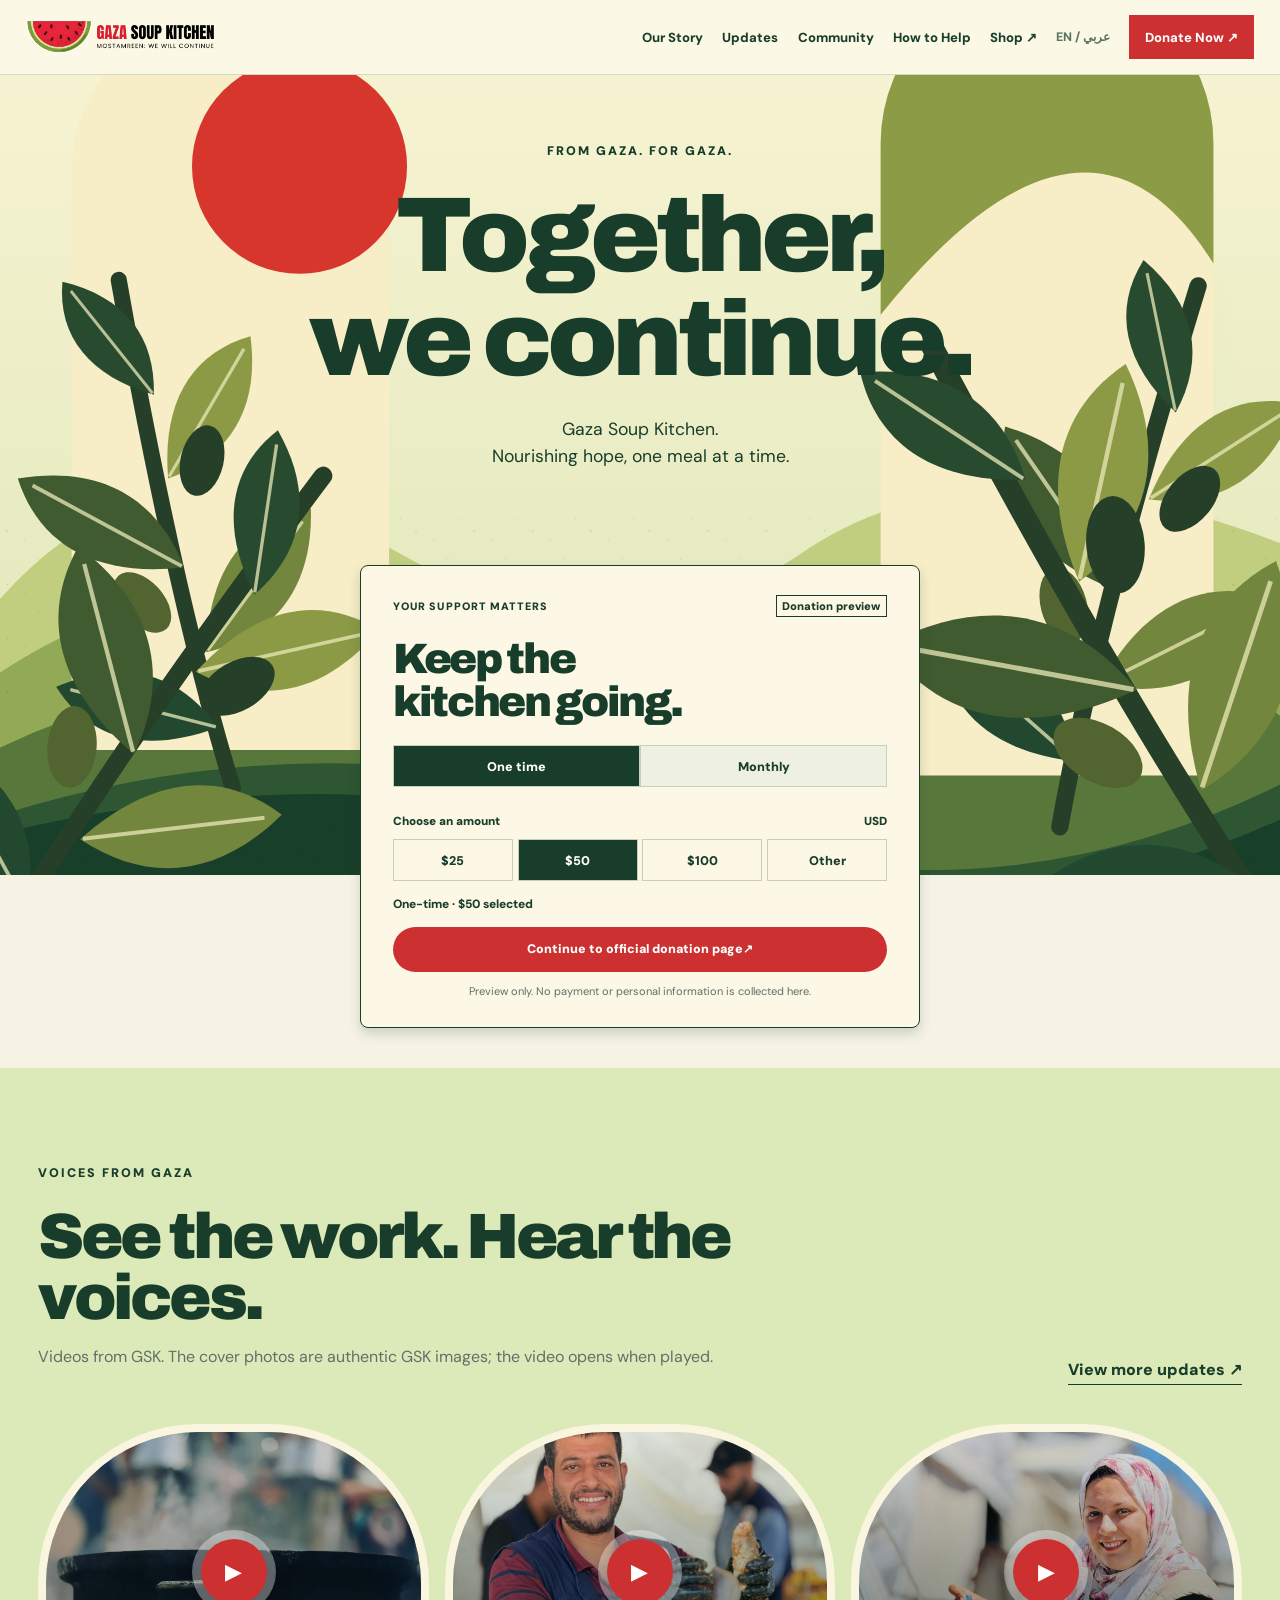
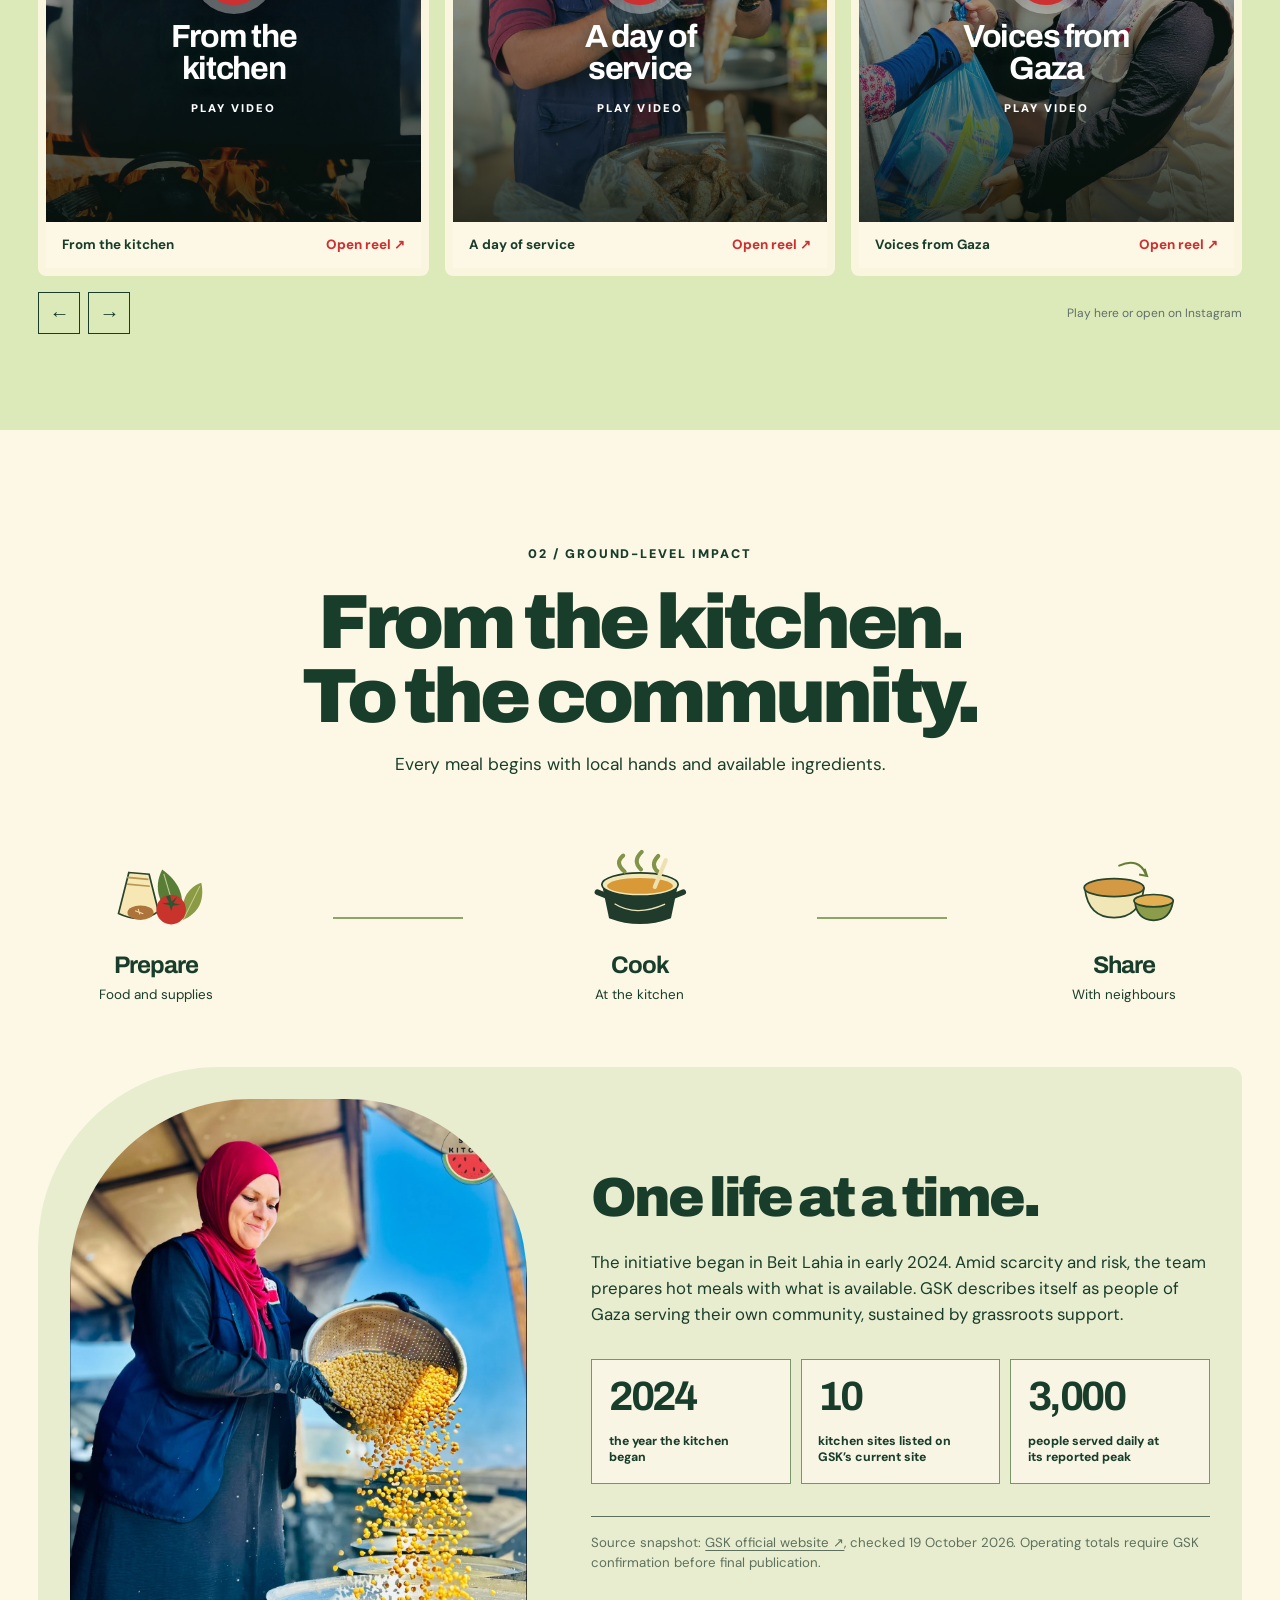
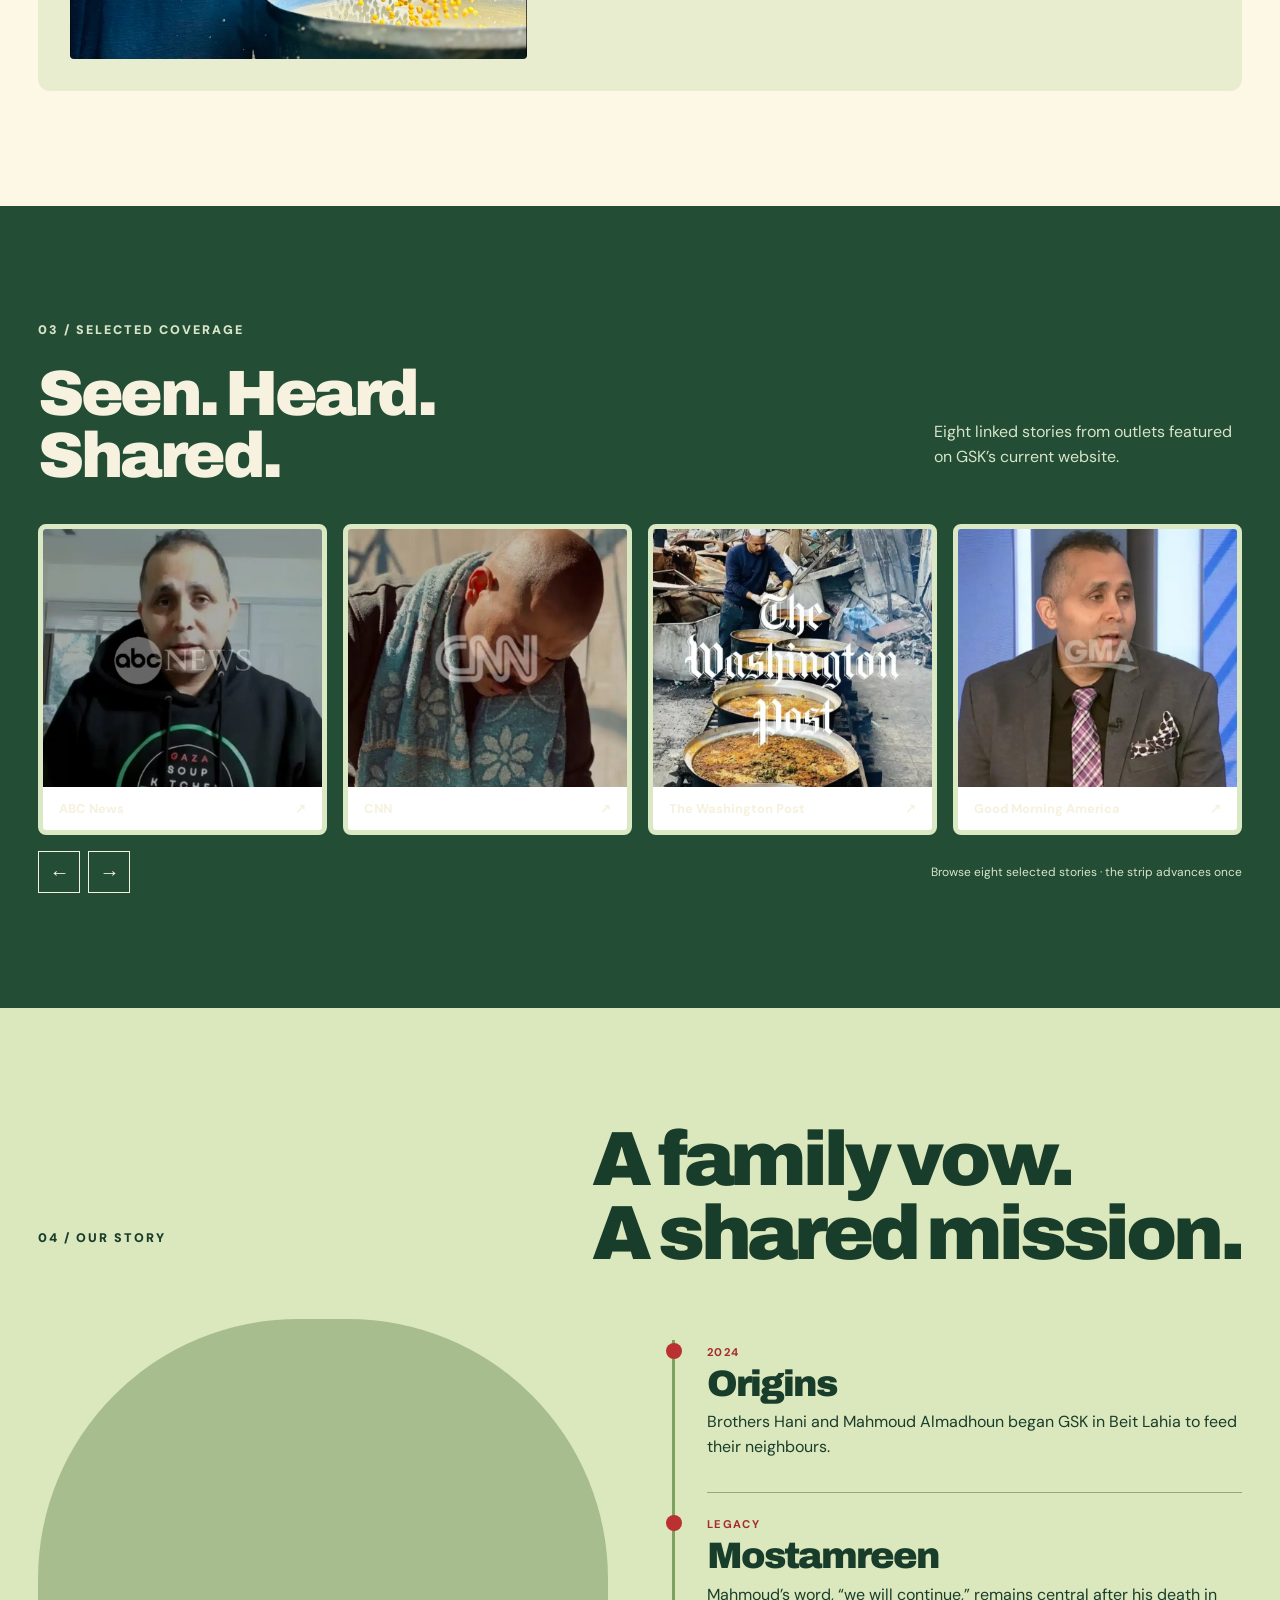
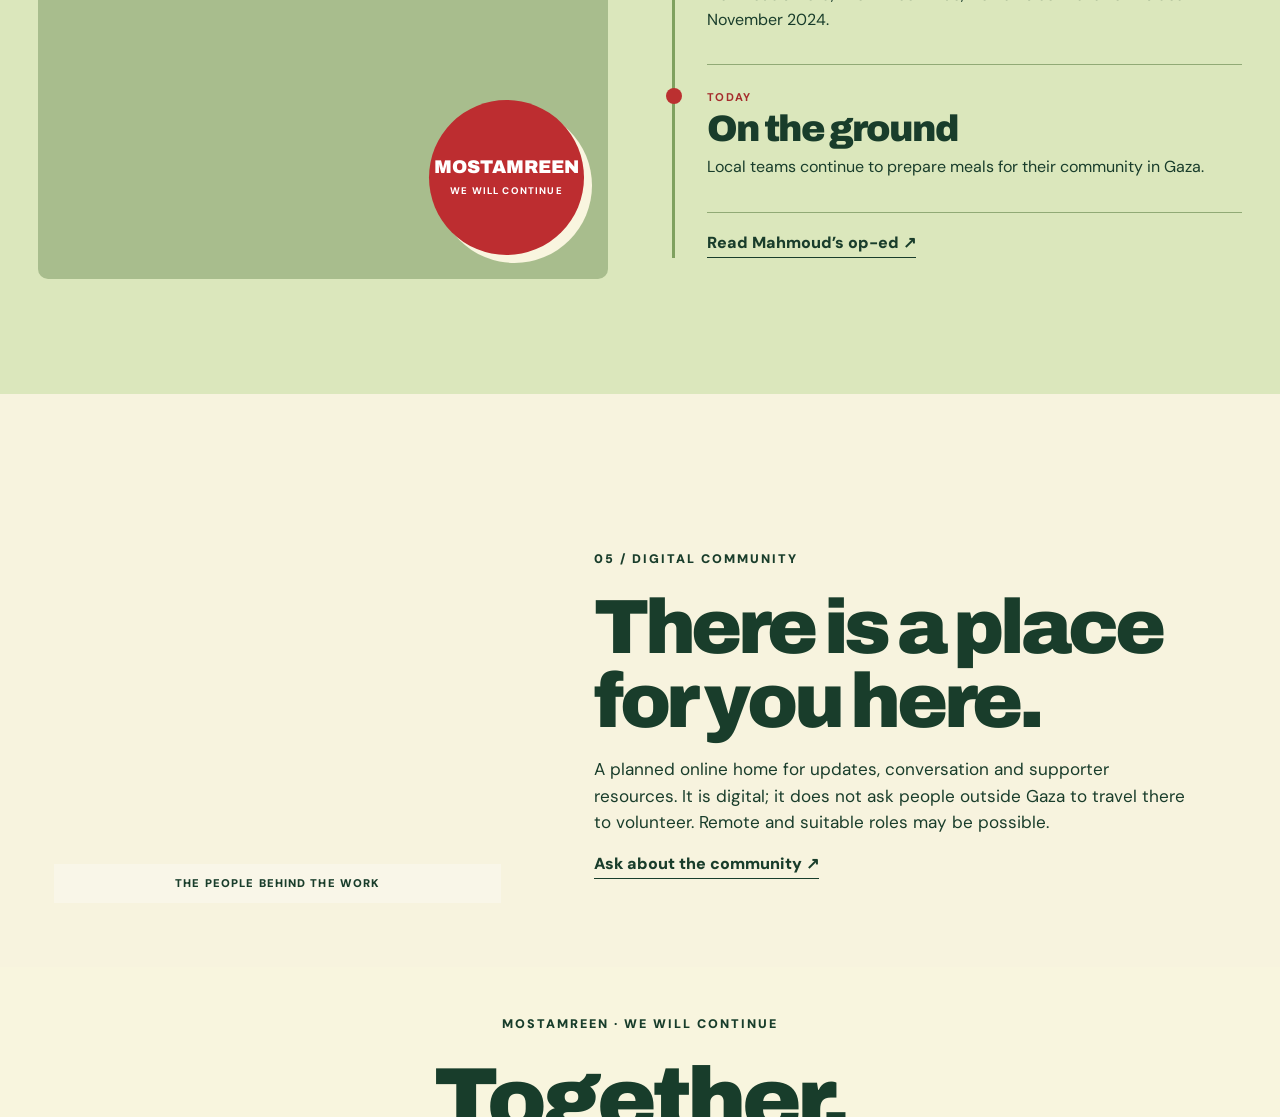
<file: index.html>
<!doctype html><html lang="en"><head><meta charset="utf-8"><meta name="viewport" content="width=device-width,initial-scale=1"><meta http-equiv="refresh" content="0;url=olive.html"><title>Gaza Soup Kitchen</title></head><body><p><a href="olive.html">Continue to Gaza Soup Kitchen</a></p></body></html>
</file>
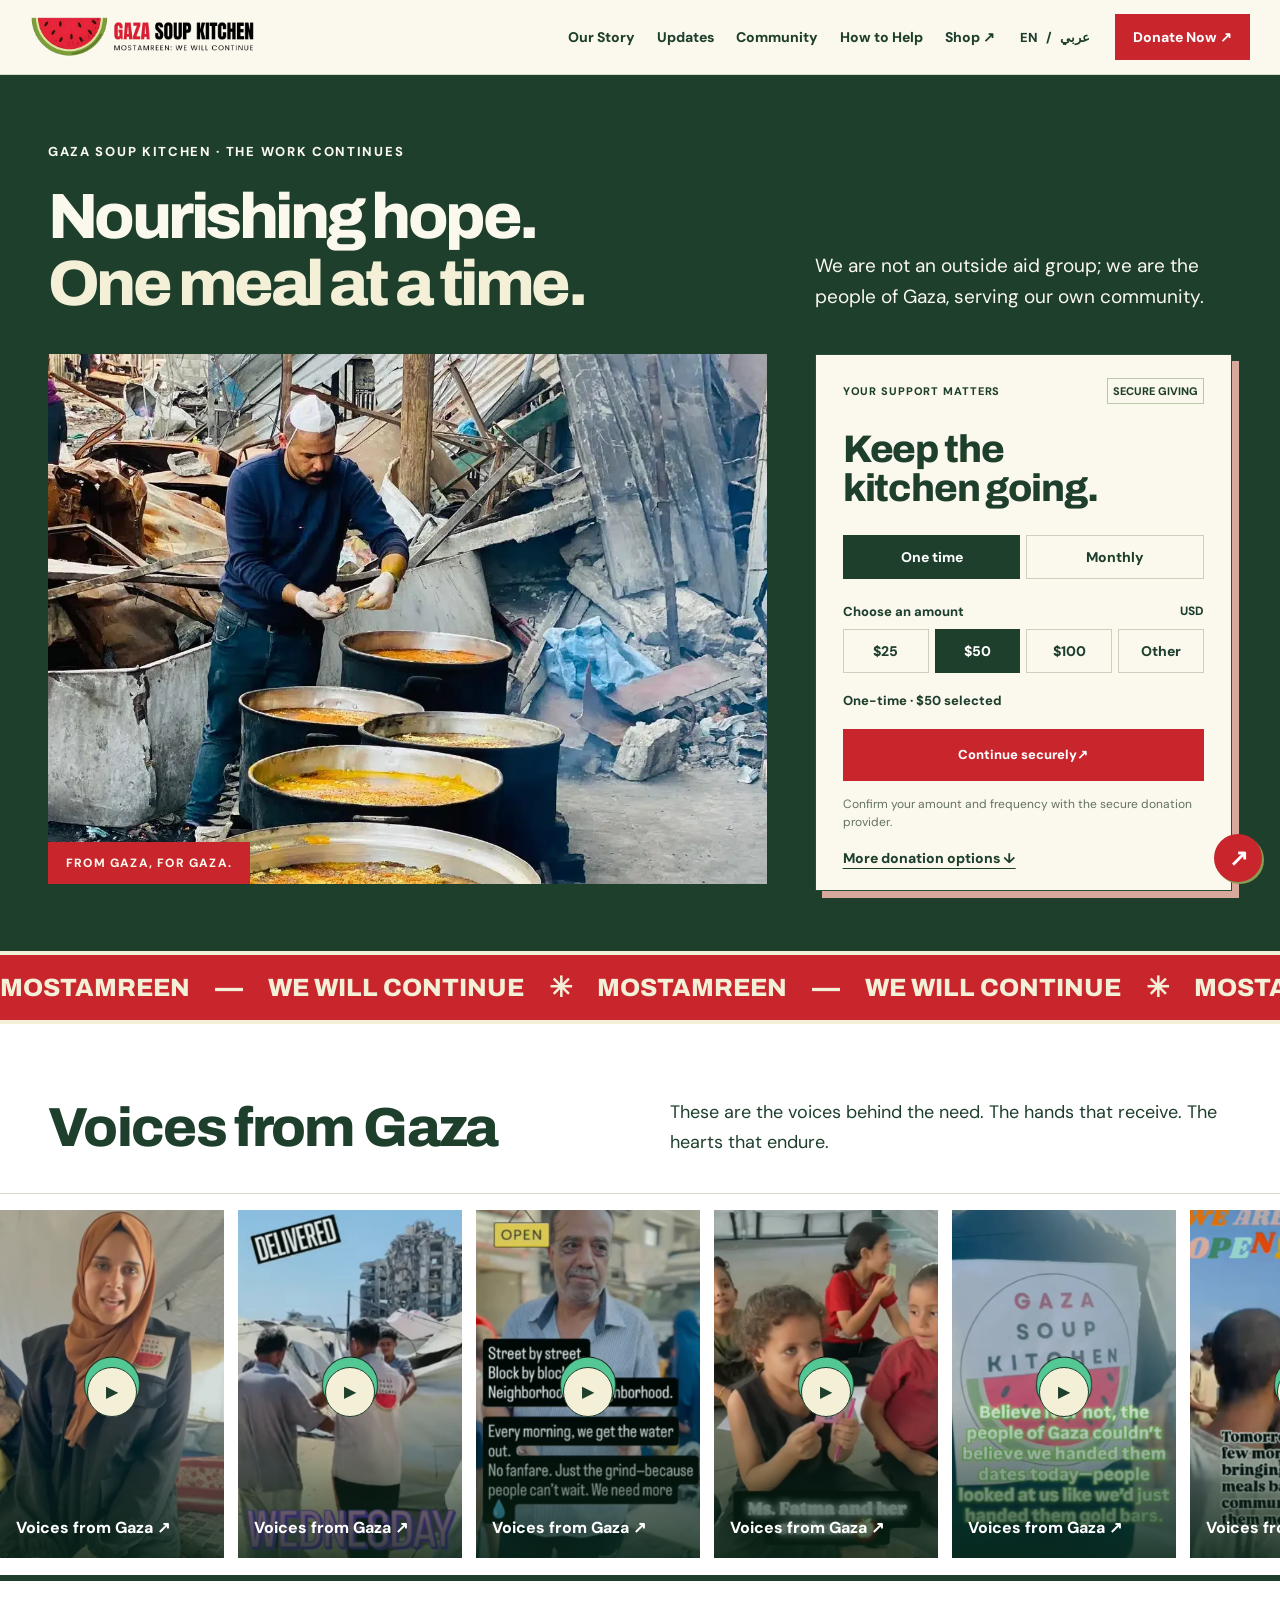
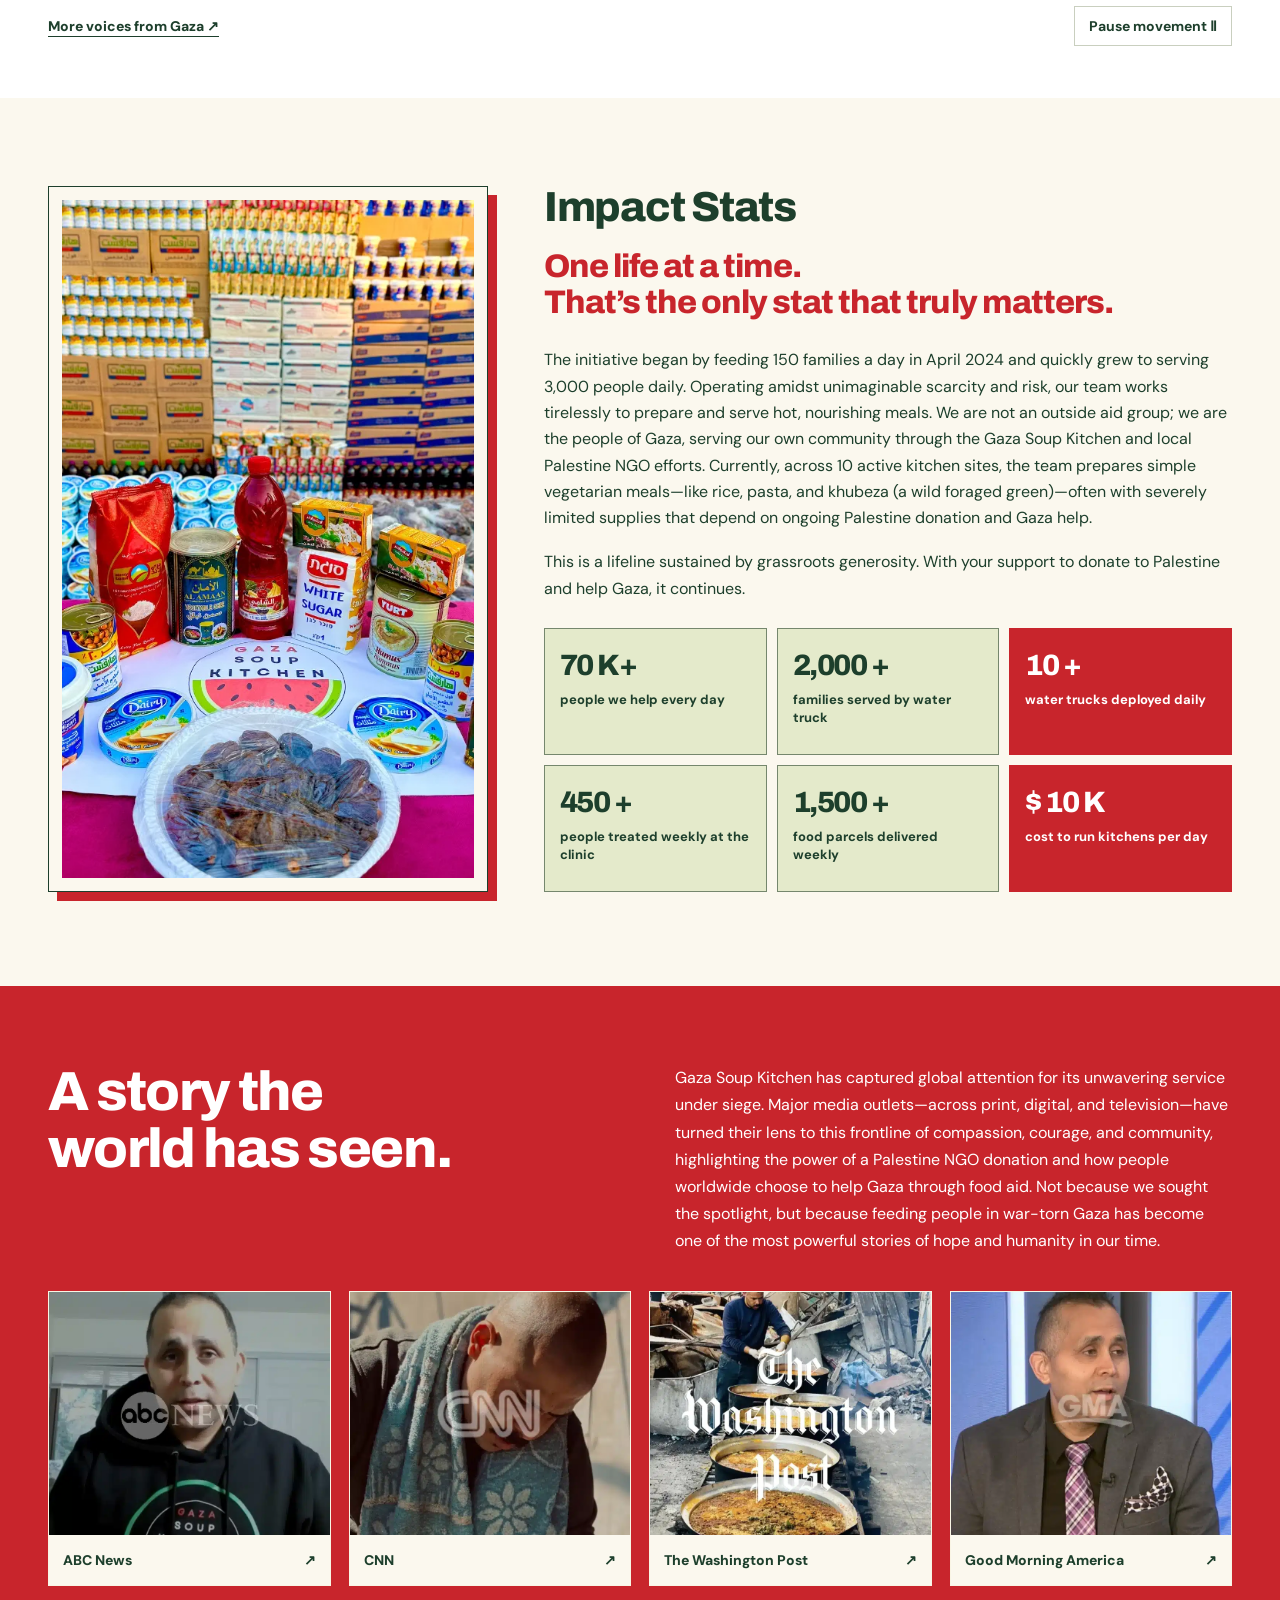
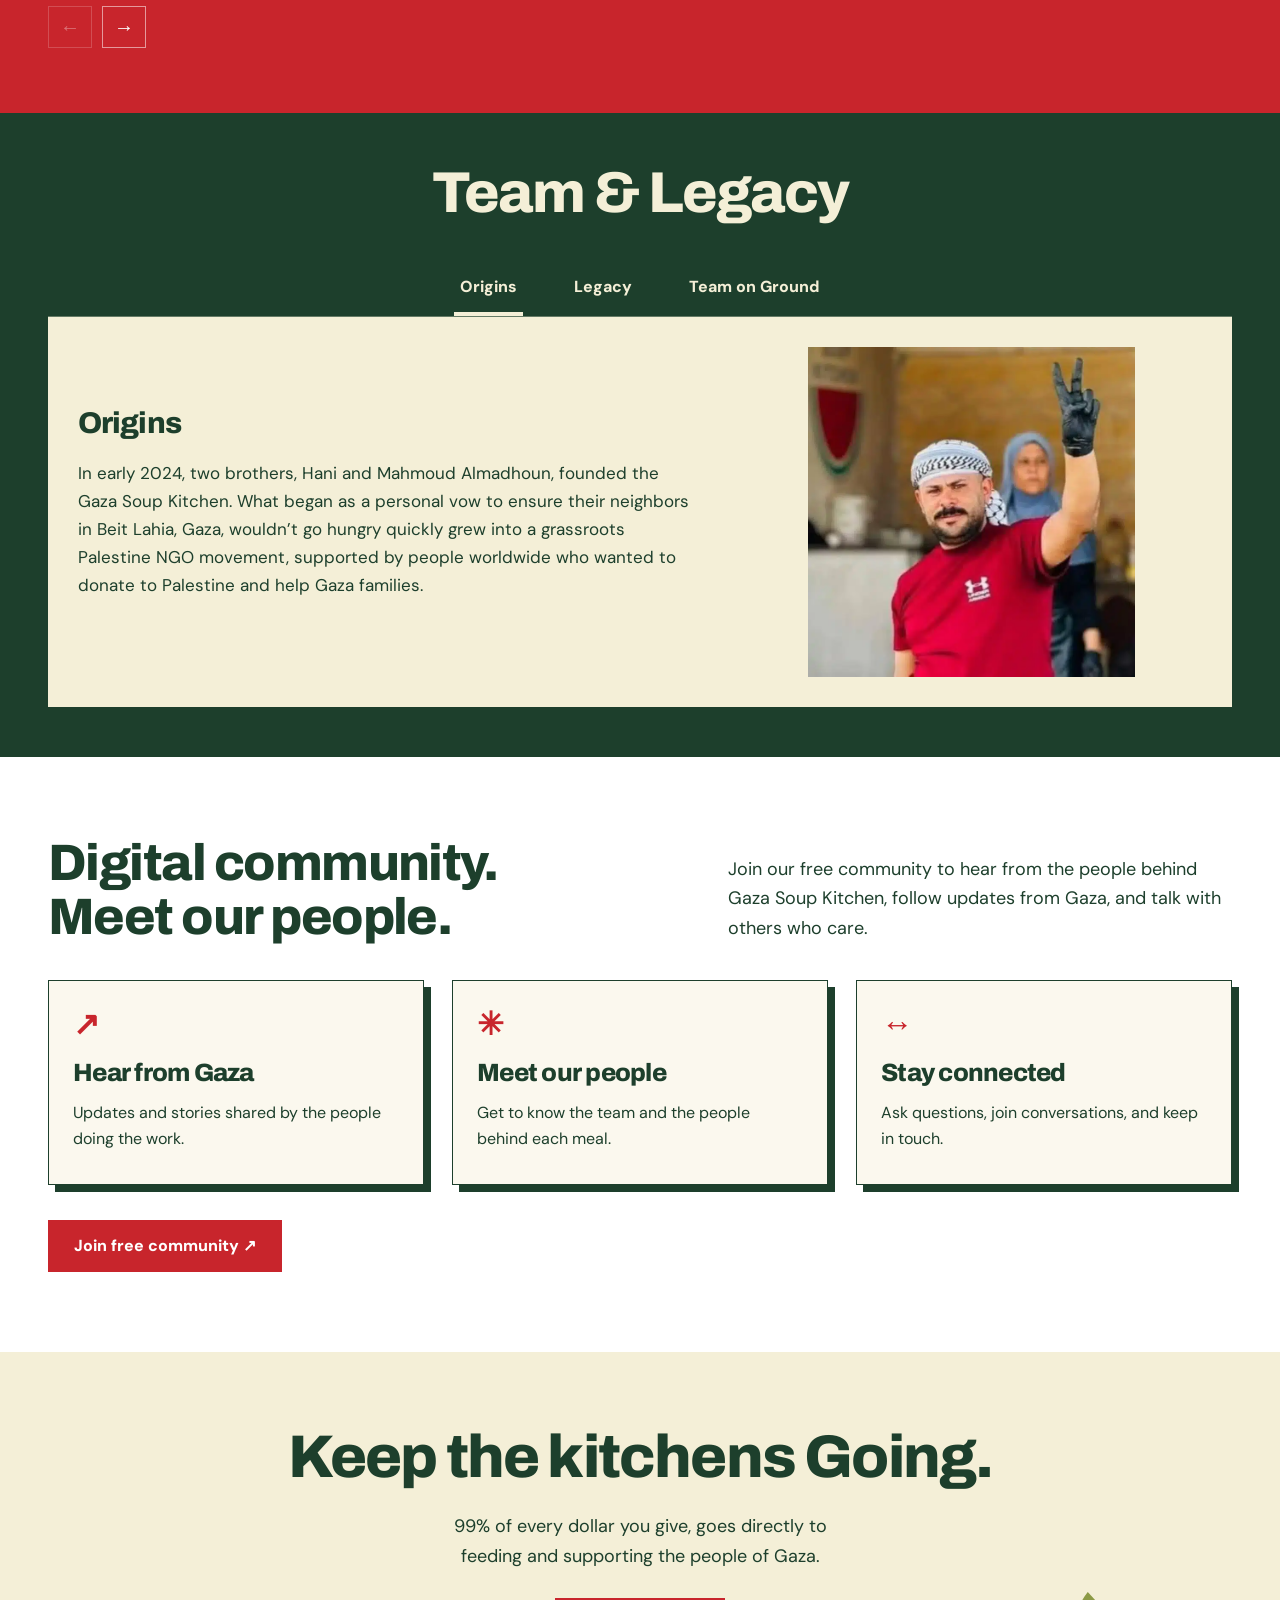
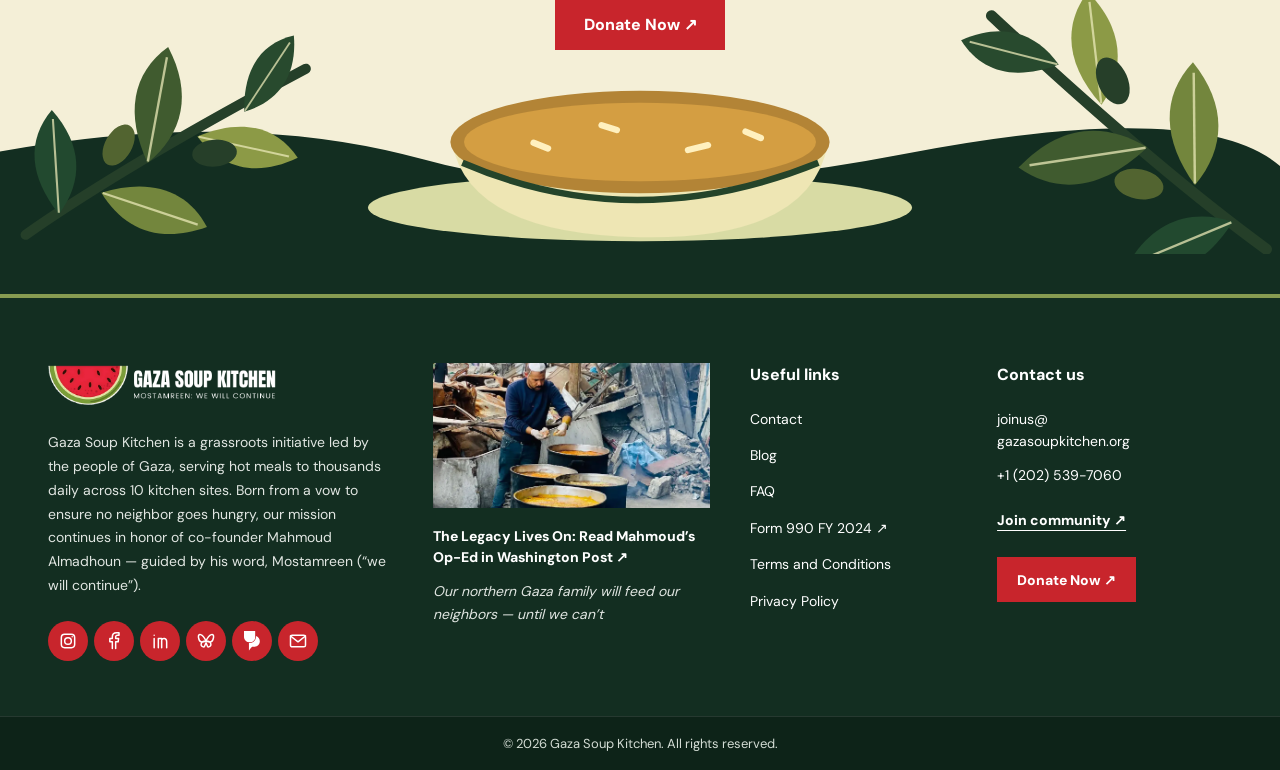
<file: full-site/index.html>
<!doctype html><html lang="en"><head><meta charset="utf-8"><meta name="viewport" content="width=device-width, initial-scale=1"><meta name="robots" content="noindex,nofollow"><meta name="description" content="Gaza Soup Kitchen. Mostamreen: we will continue."><title>Home | Gaza Soup Kitchen</title><link rel="icon" type="image/svg+xml" href="assets/favicon-watermelon.svg"><link rel="preload" href="assets/archivo.woff2" as="font" type="font/woff2" crossorigin><link rel="stylesheet" href="homepage.css"><link rel="stylesheet" href="site.css"><link rel="stylesheet" href="inner.css"></head><body class="home-page" data-page="index.html"><a class="skip-link" href="#main">Skip to content</a><header class="site-header"><div class="header-inner"><a class="brand" href="index.html" aria-label="Gaza Soup Kitchen home"><img src="assets/logo.png" width="190" height="37" alt="Gaza Soup Kitchen"></a><a class="mobile-donate" href="donate.html" aria-label="Donate to Gaza Soup Kitchen">Donate <span aria-hidden="true">↗</span></a><button class="menu-toggle" type="button" aria-expanded="false" aria-controls="main-nav" aria-label="Open menu"><svg aria-hidden="true" viewBox="0 0 24 24" width="24" height="24" fill="none" stroke="currentColor" stroke-width="2"><path d="M3 6h18M3 12h18M3 18h18"/></svg></button><nav id="main-nav" aria-label="Main menu"><a href="story.html">Our Story</a><a href="updates.html">Updates</a><a href="https://v2waatmqekakohiznlaj.app.clientclub.net/communities/groups/gaza-soup-kitchen" target="_blank" rel="noopener">Community</a><a href="help.html">How to Help</a><a href="https://safrapparel.com/collections/gaza-soup-kitchen-merch/Gaza" target="_blank" rel="noopener">Shop <span aria-hidden="true">↗</span></a><span class="language" aria-label="Language"><a href="?lang=en" data-language="en" lang="en">EN</a><span aria-hidden="true"> / </span><a href="?lang=ar" data-language="ar" lang="ar">عربي</a></span><a class="nav-donate" href="donate.html">Donate Now <span aria-hidden="true">↗</span></a></nav></div></header><main id="main"><section class="hero hero-a" id="top"><div class="wrap hero-grid"><div class="hero-heading"><p class="eyebrow light" data-cms="index.copy.2f41f0c7990e">GAZA SOUP KITCHEN · THE WORK CONTINUES</p><h1>Nourishing hope.<br><em data-cms="index.copy.d6877bf42921">One meal at a time.</em></h1></div><p class="hero-intro" data-cms="index.copy.fdf894549360">We are not an outside aid group; we are the people of Gaza, serving our own community.</p><figure class="hero-photo"><img src="assets/hero-kitchen.webp" alt="Gaza Soup Kitchen team member preparing a meal at the kitchen" fetchpriority="high"><figcaption>From Gaza, for Gaza.</figcaption></figure><div class="hero-donation"><div class="gift-card" aria-label="Choose a donation"><div class="gift-eyebrow"><span>YOUR SUPPORT MATTERS</span><span class="demo-chip">SECURE GIVING</span></div><h2>Keep the<br>kitchen going.</h2><div class="frequency" role="group" aria-label="Donation frequency"><button class="selected" data-freq="One-time" type="button">One time</button><button data-freq="Monthly" type="button">Monthly</button></div><span class="amount-label">Choose an amount <small>USD</small></span><div class="amounts" role="group" aria-label="Donation amount"><button type="button" data-amount="25">$25</button><button type="button" class="selected" data-amount="50">$50</button><button type="button" data-amount="100">$100</button><button type="button" data-amount="other">Other</button></div><p class="gift-selection" aria-live="polite" data-cms="index.copy.afabbc33065b">One-time · $50 selected</p><a class="gift-cta" href="https://givebutter.com/gaza-soup-kitchen" target="_blank" rel="noopener">Continue securely <span aria-hidden="true">↗</span></a><p class="gift-note" data-cms="index.copy.feacd9d9eaa7">Confirm your amount and frequency with the secure donation provider.</p><a class="text-link gift-more" href="donate.html">More donation options ↓</a></div></div></div></section><div class="ticker" aria-label="Mostamreen - We will continue"><div class="ticker-loop"><div class="ticker-group"><span>Mostamreen <b>—</b> We will continue <b>✳</b></span><span>Mostamreen <b>—</b> We will continue <b>✳</b></span><span>Mostamreen <b>—</b> We will continue <b>✳</b></span><span>Mostamreen <b>—</b> We will continue <b>✳</b></span><span>Mostamreen <b>—</b> We will continue <b>✳</b></span><span>Mostamreen <b>—</b> We will continue <b>✳</b></span></div><div class="ticker-group" aria-hidden="true"><span>Mostamreen <b>—</b> We will continue <b>✳</b></span><span>Mostamreen <b>—</b> We will continue <b>✳</b></span><span>Mostamreen <b>—</b> We will continue <b>✳</b></span><span>Mostamreen <b>—</b> We will continue <b>✳</b></span><span>Mostamreen <b>—</b> We will continue <b>✳</b></span><span>Mostamreen <b>—</b> We will continue <b>✳</b></span></div></div></div><section class="voices" id="updates"><div class="wrap voices-head"><h2 data-cms="index.copy.6129b729bd57">Voices from Gaza</h2><p data-cms="index.copy.84374ea696b7">These are the voices behind the need. The hands that receive. The hearts that endure.</p></div><div class="voice-window"><div class="voice-loop"><div class="voice-group"><a class="voice-card" href="https://www.instagram.com/reel/DNBiS_XgvPf/" target="_blank" rel="noopener"><img src="assets/voice-01.webp" alt="Voices from Gaza" loading="lazy"><span class="voice-play" aria-hidden="true">▶</span><span class="voice-label">Voices from Gaza ↗</span></a><a class="voice-card" href="https://www.instagram.com/reel/DNBpszdyCvw/" target="_blank" rel="noopener"><img src="assets/voice-02.webp" alt="Voices from Gaza" loading="lazy"><span class="voice-play" aria-hidden="true">▶</span><span class="voice-label">Voices from Gaza ↗</span></a><a class="voice-card" href="https://www.instagram.com/reel/DNCC_vNOEj0/" target="_blank" rel="noopener"><img src="assets/voice-03.webp" alt="Voices from Gaza" loading="lazy"><span class="voice-play" aria-hidden="true">▶</span><span class="voice-label">Voices from Gaza ↗</span></a><a class="voice-card" href="https://www.instagram.com/reel/DNETEqtR1IK/" target="_blank" rel="noopener"><img src="assets/voice-04.webp" alt="Voices from Gaza" loading="lazy"><span class="voice-play" aria-hidden="true">▶</span><span class="voice-label">Voices from Gaza ↗</span></a><a class="voice-card" href="https://www.instagram.com/reel/DNEp3ZttWSC/" target="_blank" rel="noopener"><img src="assets/voice-05.webp" alt="Voices from Gaza" loading="lazy"><span class="voice-play" aria-hidden="true">▶</span><span class="voice-label">Voices from Gaza ↗</span></a><a class="voice-card" href="https://www.instagram.com/reel/DNG4Ot8Oo-g/" target="_blank" rel="noopener"><img src="assets/voice-06.webp" alt="Voices from Gaza" loading="lazy"><span class="voice-play" aria-hidden="true">▶</span><span class="voice-label">Voices from Gaza ↗</span></a><a class="voice-card" href="https://www.instagram.com/reel/DNHZWmRNEFA/" target="_blank" rel="noopener"><img src="assets/voice-07.webp" alt="Voices from Gaza" loading="lazy"><span class="voice-play" aria-hidden="true">▶</span><span class="voice-label">Voices from Gaza ↗</span></a><a class="voice-card" href="https://www.instagram.com/reel/DNJQ9cnAU54/" target="_blank" rel="noopener"><img src="assets/voice-08.webp" alt="Voices from Gaza" loading="lazy"><span class="voice-play" aria-hidden="true">▶</span><span class="voice-label">Voices from Gaza ↗</span></a><a class="voice-card" href="https://www.instagram.com/reel/DNL0gNvg-4j/" target="_blank" rel="noopener"><img src="assets/voice-09.webp" alt="Voices from Gaza" loading="lazy"><span class="voice-play" aria-hidden="true">▶</span><span class="voice-label">Voices from Gaza ↗</span></a><a class="voice-card" href="https://www.instagram.com/reel/DNMcXgNtIn2/" target="_blank" rel="noopener"><img src="assets/voice-10.webp" alt="Voices from Gaza" loading="lazy"><span class="voice-play" aria-hidden="true">▶</span><span class="voice-label">Voices from Gaza ↗</span></a><a class="voice-card" href="https://www.instagram.com/reel/DNN-2jUN_l7/" target="_blank" rel="noopener"><img src="assets/voice-11.webp" alt="Voices from Gaza" loading="lazy"><span class="voice-play" aria-hidden="true">▶</span><span class="voice-label">Voices from Gaza ↗</span></a><a class="voice-card" href="https://www.instagram.com/reel/DNOHJ3Etj7v/" target="_blank" rel="noopener"><img src="assets/voice-12.webp" alt="Voices from Gaza" loading="lazy"><span class="voice-play" aria-hidden="true">▶</span><span class="voice-label">Voices from Gaza ↗</span></a></div><div class="voice-group" aria-hidden="true" inert><a class="voice-card" href="https://www.instagram.com/reel/DNBiS_XgvPf/" target="_blank" rel="noopener"><img src="assets/voice-01.webp" alt="Voices from Gaza" loading="lazy"><span class="voice-play" aria-hidden="true">▶</span><span class="voice-label">Voices from Gaza ↗</span></a><a class="voice-card" href="https://www.instagram.com/reel/DNBpszdyCvw/" target="_blank" rel="noopener"><img src="assets/voice-02.webp" alt="Voices from Gaza" loading="lazy"><span class="voice-play" aria-hidden="true">▶</span><span class="voice-label">Voices from Gaza ↗</span></a><a class="voice-card" href="https://www.instagram.com/reel/DNCC_vNOEj0/" target="_blank" rel="noopener"><img src="assets/voice-03.webp" alt="Voices from Gaza" loading="lazy"><span class="voice-play" aria-hidden="true">▶</span><span class="voice-label">Voices from Gaza ↗</span></a><a class="voice-card" href="https://www.instagram.com/reel/DNETEqtR1IK/" target="_blank" rel="noopener"><img src="assets/voice-04.webp" alt="Voices from Gaza" loading="lazy"><span class="voice-play" aria-hidden="true">▶</span><span class="voice-label">Voices from Gaza ↗</span></a><a class="voice-card" href="https://www.instagram.com/reel/DNEp3ZttWSC/" target="_blank" rel="noopener"><img src="assets/voice-05.webp" alt="Voices from Gaza" loading="lazy"><span class="voice-play" aria-hidden="true">▶</span><span class="voice-label">Voices from Gaza ↗</span></a><a class="voice-card" href="https://www.instagram.com/reel/DNG4Ot8Oo-g/" target="_blank" rel="noopener"><img src="assets/voice-06.webp" alt="Voices from Gaza" loading="lazy"><span class="voice-play" aria-hidden="true">▶</span><span class="voice-label">Voices from Gaza ↗</span></a><a class="voice-card" href="https://www.instagram.com/reel/DNHZWmRNEFA/" target="_blank" rel="noopener"><img src="assets/voice-07.webp" alt="Voices from Gaza" loading="lazy"><span class="voice-play" aria-hidden="true">▶</span><span class="voice-label">Voices from Gaza ↗</span></a><a class="voice-card" href="https://www.instagram.com/reel/DNJQ9cnAU54/" target="_blank" rel="noopener"><img src="assets/voice-08.webp" alt="Voices from Gaza" loading="lazy"><span class="voice-play" aria-hidden="true">▶</span><span class="voice-label">Voices from Gaza ↗</span></a><a class="voice-card" href="https://www.instagram.com/reel/DNL0gNvg-4j/" target="_blank" rel="noopener"><img src="assets/voice-09.webp" alt="Voices from Gaza" loading="lazy"><span class="voice-play" aria-hidden="true">▶</span><span class="voice-label">Voices from Gaza ↗</span></a><a class="voice-card" href="https://www.instagram.com/reel/DNMcXgNtIn2/" target="_blank" rel="noopener"><img src="assets/voice-10.webp" alt="Voices from Gaza" loading="lazy"><span class="voice-play" aria-hidden="true">▶</span><span class="voice-label">Voices from Gaza ↗</span></a><a class="voice-card" href="https://www.instagram.com/reel/DNN-2jUN_l7/" target="_blank" rel="noopener"><img src="assets/voice-11.webp" alt="Voices from Gaza" loading="lazy"><span class="voice-play" aria-hidden="true">▶</span><span class="voice-label">Voices from Gaza ↗</span></a><a class="voice-card" href="https://www.instagram.com/reel/DNOHJ3Etj7v/" target="_blank" rel="noopener"><img src="assets/voice-12.webp" alt="Voices from Gaza" loading="lazy"><span class="voice-play" aria-hidden="true">▶</span><span class="voice-label">Voices from Gaza ↗</span></a></div></div></div><div class="wrap rail-controls"><a class="text-link" href="https://www.instagram.com/gazasoupkitchen/" target="_blank" rel="noopener">More voices from Gaza ↗</a><button class="motion-toggle" aria-pressed="false">Pause movement <span aria-hidden="true">Ⅱ</span></button></div></section><section class="impact" id="impact"><div class="wrap impact-grid"><figure class="impact-photo"><img src="assets/impact.webp" alt="Food supplies prepared by Gaza Soup Kitchen" loading="lazy"></figure><div class="impact-copy"><h2 data-cms="index.copy.c8e590d188cc">Impact Stats</h2><h3>One life at a time.<br>That’s the only stat that truly matters.</h3><p data-cms="index.copy.cef51af7dbc8">The initiative began by feeding 150 families a day in April 2024 and quickly grew to serving 3,000 people daily. Operating amidst unimaginable scarcity and risk, our team works tirelessly to prepare and serve hot, nourishing meals. We are not an outside aid group; we are the people of Gaza, serving our own community through the Gaza Soup Kitchen and local Palestine NGO efforts. Currently, across 10 active kitchen sites, the team prepares simple vegetarian meals—like rice, pasta, and khubeza (a wild foraged green)—often with severely limited supplies that depend on ongoing Palestine donation and Gaza help.</p><p data-cms="index.copy.0b2ddf6b109b">This is a lifeline sustained by grassroots generosity. With your support to donate to Palestine and help Gaza, it continues.</p><div class="facts"><div><strong>70 K+</strong><span>people we help every day</span></div><div><strong>2,000 +</strong><span>families served by water truck</span></div><div><strong>10 +</strong><span>water trucks deployed daily</span></div><div><strong>450 +</strong><span>people treated weekly at the clinic</span></div><div><strong>1,500 +</strong><span>food parcels delivered weekly</span></div><div><strong>$ 10 K</strong><span>cost to run kitchens per day</span></div></div></div></div></section><section class="media-section media-a" id="media"><div class="wrap"><div class="section-head"><div><h2 data-cms="index.copy.b4796693a4c9">A story the world has seen.</h2></div><p data-cms="index.copy.e9499af4f647">Gaza Soup Kitchen has captured global attention for its unwavering service under siege. Major media outlets—across print, digital, and television—have turned their lens to this frontline of compassion, courage, and community, highlighting the power of a Palestine NGO donation and how people worldwide choose to help Gaza through food aid. Not because we sought the spotlight, but because feeding people in war-torn Gaza has become one of the most powerful stories of hope and humanity in our time.</p></div><div class="media-window" data-media><div class="media-track"><a class="media-card" href="https://abcnews.go.com/International/video/gaza-soup-kitchens-hani-almadhoun-reflects-aid-efforts-126312441" target="_blank" rel="noopener" aria-label="Open ABC News coverage"><img src="assets/abc.webp" alt="ABC News coverage graphic" loading="lazy"><span>ABC News <b>↗</b></span></a><a class="media-card" href="https://edition.cnn.com/2024/12/04/middleeast/gaza-soup-chef-killed-israel-intl" target="_blank" rel="noopener" aria-label="Open CNN coverage"><img src="assets/cnn.webp" alt="CNN coverage graphic" loading="lazy"><span>CNN <b>↗</b></span></a><a class="media-card" href="https://www.washingtonpost.com/opinions/2024/04/03/gaza-famine-family-soupkitchen/" target="_blank" rel="noopener" aria-label="Open The Washington Post coverage"><img src="assets/wapo.webp" alt="The Washington Post coverage graphic" loading="lazy"><span>The Washington Post <b>↗</b></span></a><a class="media-card" href="https://www.goodmorningamerica.com/video/125943066" target="_blank" rel="noopener" aria-label="Open Good Morning America coverage"><img src="assets/gma.webp" alt="Good Morning America coverage graphic" loading="lazy"><span>Good Morning America <b>↗</b></span></a><a class="media-card" href="https://www.npr.org/2024/03/03/1235606468/in-north-gaza-a-local-soup-kitchen-tries-to-compensate-for-hunger-amid-dwindling" target="_blank" rel="noopener" aria-label="Open NPR coverage"><img src="assets/npr.webp" alt="NPR coverage graphic" loading="lazy"><span>NPR <b>↗</b></span></a><a class="media-card" href="https://www.pbs.org/newshour/show/gazans-struggle-with-starvation-and-displacement-this-ramadan" target="_blank" rel="noopener" aria-label="Open PBS NewsHour coverage"><img src="assets/pbs.webp" alt="PBS NewsHour coverage graphic" loading="lazy"><span>PBS NewsHour <b>↗</b></span></a><a class="media-card" href="https://www.ft.com/content/07081b5e-edbc-4e61-93f1-390e14cf6f09" target="_blank" rel="noopener" aria-label="Open Financial Times coverage"><img src="assets/ft.webp" alt="Financial Times coverage graphic" loading="lazy"><span>Financial Times <b>↗</b></span></a><a class="media-card" href="https://www.cbc.ca/listen/live-radio/1-14-day-6/clip/16051274-a-local-soup-kitchen-gaza-helps-people-facing" target="_blank" rel="noopener" aria-label="Open CBC coverage"><img src="assets/cbc.webp" alt="CBC coverage graphic" loading="lazy"><span>CBC <b>↗</b></span></a></div></div><div class="carousel-actions"><button type="button" data-prev aria-label="Previous media stories">←</button><button type="button" data-next aria-label="Next media stories">→</button></div></div></section><section class="story" id="story"><div class="wrap"><h2 data-cms="index.copy.ef6e828203c4">Team &amp; Legacy</h2><div class="story-tabs" role="tablist" aria-label="Team and legacy"><button id="tab-origins" role="tab" aria-controls="panel-origins" aria-selected="true" tabindex="0">Origins</button><button id="tab-legacy" role="tab" aria-controls="panel-legacy" aria-selected="false" tabindex="-1">Legacy</button><button id="tab-team" role="tab" aria-controls="panel-team" aria-selected="false" tabindex="-1">Team on Ground</button></div><div class="story-panel" id="panel-origins" role="tabpanel" aria-labelledby="tab-origins" ><div><h3 data-cms="index.copy.0ce7f440e93f">Origins</h3><p data-cms="index.copy.879791ad55ac">In early 2024, two brothers, Hani and Mahmoud Almadhoun, founded the Gaza Soup Kitchen. What began as a personal vow to ensure their neighbors in Beit Lahia, Gaza, wouldn’t go hungry quickly grew into a grassroots Palestine NGO movement, supported by people worldwide who wanted to donate to Palestine and help Gaza families.</p></div><img src="assets/story-origins.webp" alt="Gaza Soup Kitchen team member raising a gloved hand in the kitchen" loading="lazy"></div><div class="story-panel" id="panel-legacy" role="tabpanel" aria-labelledby="tab-legacy" hidden><div><h3 data-cms="index.copy.acb52471385b">Tragic Loss & Unbreakable Resolve</h3><p data-cms="index.copy.0ed5a46d5276">Mahmoud, a central pillar of our mission, was tragically killed in a drone strike, but his legacy lives on through his family and friends who manage our Gaza Soup Kitchen today. His final word, &quot;Mostamreen&quot; (مستمرين), which means &quot;we will continue,&quot; is our guiding principle.</p><a class="text-link" href="https://www.washingtonpost.com/opinions/2024/04/03/gaza-famine-family-soupkitchen/" target="_blank" rel="noopener">Read Mahmoud’s Op-Ed in Washington Post ↗</a></div><img src="assets/hero-kitchen.webp" alt="Mahmoud preparing meals at the kitchen" loading="lazy"></div><div class="story-panel" id="panel-team" role="tabpanel" aria-labelledby="tab-team" hidden><div><h3 data-cms="index.copy.d13aa47a1f31">Team on Ground</h3><p data-cms="index.copy.82367da5796e">Behind every meal served is a team of 63 heroes working tirelessly each day on the ground in Gaza. Our mission is simple yet profound: to sustain our community, help Gaza families in need, and affirm our shared humanity.</p></div><img src="assets/story-team.webp" alt="Two Gaza Soup Kitchen workers preparing grain for a meal" loading="lazy"></div></div></section><section class="community" id="community"><div class="wrap"><div class="community-head"><h2>Digital community.<br>Meet our people.</h2><p data-cms="index.copy.b722ffc5ffdb">Join our free community to hear from the people behind Gaza Soup Kitchen, follow updates from Gaza, and talk with others who care.</p></div><div class="community-grid"><article><span class="community-icon" aria-hidden="true">↗</span><h3 data-cms="index.copy.5622cde4039f">Hear from Gaza</h3><p data-cms="index.copy.893c3d2c625d">Updates and stories shared by the people doing the work.</p></article><article><span class="community-icon" aria-hidden="true">✳</span><h3 data-cms="index.copy.29cb73120e9a">Meet our people</h3><p data-cms="index.copy.5f33d226721d">Get to know the team and the people behind each meal.</p></article><article><span class="community-icon" aria-hidden="true">↔</span><h3 data-cms="index.copy.925338de78ef">Stay connected</h3><p data-cms="index.copy.fb4fa8384c2e">Ask questions, join conversations, and keep in touch.</p></article></div><a class="btn red" data-community-link href="https://v2waatmqekakohiznlaj.app.clientclub.net/communities/groups/gaza-soup-kitchen" target="_blank" rel="noopener">Join free community ↗</a></div></section><section class="closing" id="donate"><div class="wrap"><h2 data-cms="shared.cta.title">Keep the kitchens Going.</h2><p data-cms="shared.cta.text">99% of every dollar you give, goes directly to<br class="desktop-break"> feeding and supporting the people of Gaza.</p><a class="btn red" href="https://givebutter.com/gaza-soup-kitchen" target="_blank" rel="noopener">Donate Now ↗</a></div><div class="closing-art" aria-hidden="true"><img src="assets/olive-footer.svg" alt=""></div></section></main><footer class="footer"><div class="wrap footer-grid"><div class="footer-about"><a class="brand" href="index.html" aria-label="Gaza Soup Kitchen home"><img src="assets/logo-white.png" alt="Gaza Soup Kitchen" width="230" height="45"></a><p>Gaza Soup Kitchen is a grassroots initiative led by the people of Gaza, serving hot meals to thousands daily across 10 kitchen sites. Born from a vow to ensure no neighbor goes hungry, our mission continues in honor of co-founder Mahmoud Almadhoun — guided by his word, Mostamreen (“we will continue”).</p><div class="socials"><a href="https://www.instagram.com/gazasoupkitchen" target="_blank" rel="noopener" aria-label="Instagram"><span aria-hidden="true"><svg viewBox="0 0 24 24" width="19" height="19" fill="none" stroke="currentColor" stroke-width="1.8" stroke-linecap="round" stroke-linejoin="round"><rect x="4" y="4" width="16" height="16" rx="4"/><circle cx="12" cy="12" r="4"/><path d="M17 7h.01"/></svg></span><span>Instagram</span></a><a href="https://www.facebook.com/people/Gaza-Soup-Kitchen/61566140846121" target="_blank" rel="noopener" aria-label="Facebook"><span aria-hidden="true"><svg viewBox="0 0 24 24" width="19" height="19" fill="none" stroke="currentColor" stroke-width="1.8" stroke-linecap="round" stroke-linejoin="round"><path d="M14 21v-8h3l.5-4H14V7c0-1 1-2 2-2h2V2h-3c-3 0-5 2-5 5v2H7v4h3v8"/></svg></span><span>Facebook</span></a><a href="https://www.linkedin.com/company/gaza-soup-kitchen/" target="_blank" rel="noopener" aria-label="LinkedIn"><span aria-hidden="true"><svg viewBox="0 0 24 24" width="19" height="19" fill="none" stroke="currentColor" stroke-width="1.8" stroke-linecap="round" stroke-linejoin="round"><path d="M5 9v11M5 5v.1M10 20V9h4v2c1-3 6-3 6 2v7M14 12v8"/></svg></span><span>LinkedIn</span></a><a href="https://bsky.app/profile/gaza-soupkitchen.bsky.social" target="_blank" rel="noopener" aria-label="Bluesky"><span aria-hidden="true"><svg viewBox="0 0 24 24" width="19" height="19" fill="none" stroke="currentColor" stroke-width="1.8" stroke-linecap="round" stroke-linejoin="round"><path d="M12 12C8 3 2 2 3 8s4 6 9 4c-8 0-7 8-2 7l2-5 2 5c5 1 6-7-2-7 5 2 8 2 9-4s-5-5-9 4Z"/></svg></span><span>Bluesky</span></a><a href="https://share.upscrolled.com/en/user/7a1274da-83ce-4e38-a2a4-c4e4c1b47e31/" target="_blank" rel="noopener" aria-label="UpScrolled"><span aria-hidden="true"><img src="assets/upscrolled.svg" class="upscrolled-icon" alt="" aria-hidden="true"></span><span>UpScrolled</span></a><a href="mailto:joinus@gazasoupkitchen.org" target="_blank" rel="noopener" aria-label="Email"><span aria-hidden="true"><svg viewBox="0 0 24 24" width="19" height="19" fill="none" stroke="currentColor" stroke-width="1.8" stroke-linecap="round" stroke-linejoin="round"><rect x="3" y="5" width="18" height="14" rx="2"/><path d="m3 6 9 7 9-7"/></svg></span><span>Email</span></a></div></div><div class="footer-post"><a href="https://www.washingtonpost.com/opinions/2024/04/03/gaza-famine-family-soupkitchen/" target="_blank" rel="noopener"><img src="assets/hero-kitchen.webp" alt="Mahmoud cooking at Gaza Soup Kitchen" loading="lazy"><h3>The Legacy Lives On: Read Mahmoud’s Op-Ed in Washington Post ↗</h3><p>Our northern Gaza family will feed our neighbors — until we can’t</p></a></div><div class="footer-links"><h3>Useful links</h3><a href="contact.html">Contact</a><a href="updates.html">Blog</a><a href="faq.html">FAQ</a><a href="assets/form-990-2024.pdf" target="_blank" rel="noopener">Form 990 FY 2024 ↗</a><a href="terms.html">Terms and Conditions</a><a href="privacy.html">Privacy Policy</a></div><div class="footer-contact"><h3>Contact us</h3><a href="mailto:joinus@gazasoupkitchen.org">joinus@<br>gazasoupkitchen.org</a><a href="tel:+12025397060">+1 (202) 539-7060</a><a class="text-link footer-community" href="https://v2waatmqekakohiznlaj.app.clientclub.net/communities/groups/gaza-soup-kitchen" target="_blank" rel="noopener">Join community ↗</a><a class="btn red" href="donate.html">Donate Now ↗</a></div></div><div class="footer-bottom"><div class="wrap">© 2026 Gaza Soup Kitchen. All rights reserved.</div></div></footer><script src="site.js" defer></script><script src="interactions.js" defer></script><script src="static-review.js" defer></script></body></html>
</file>
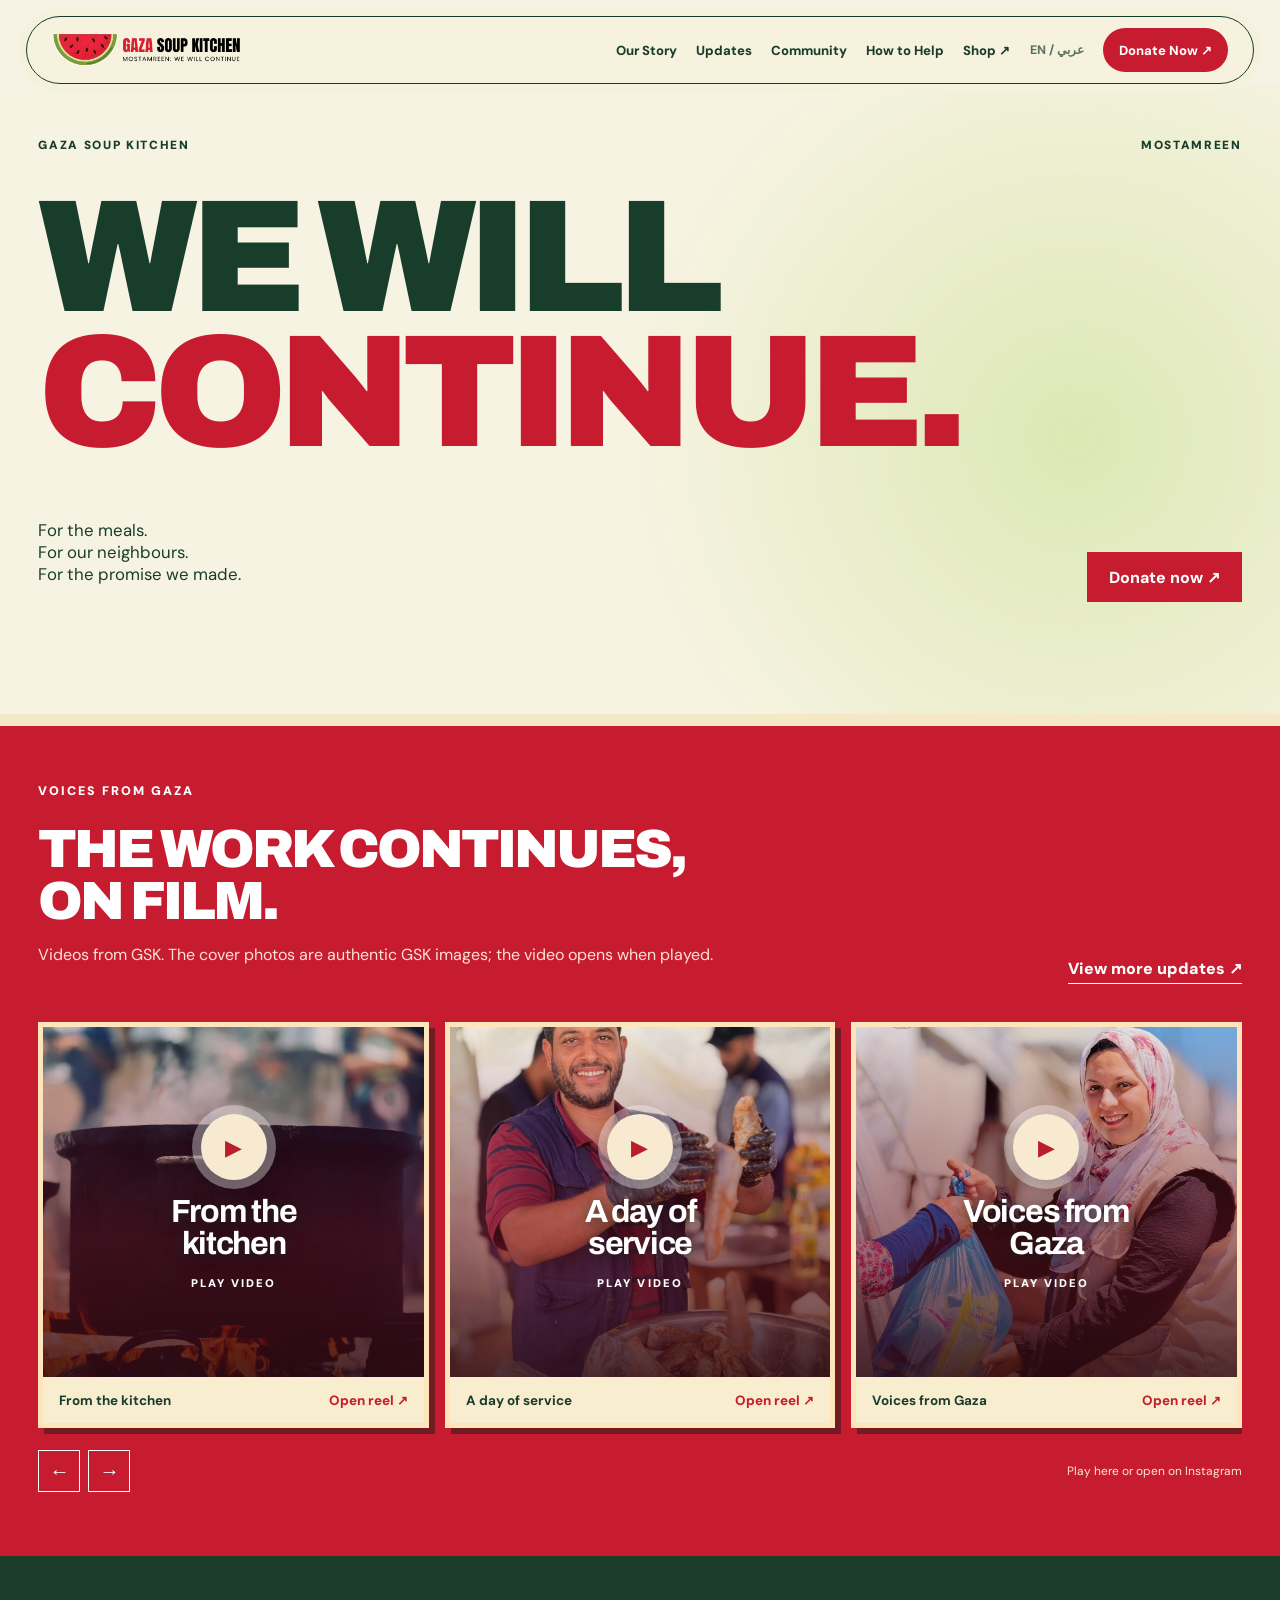
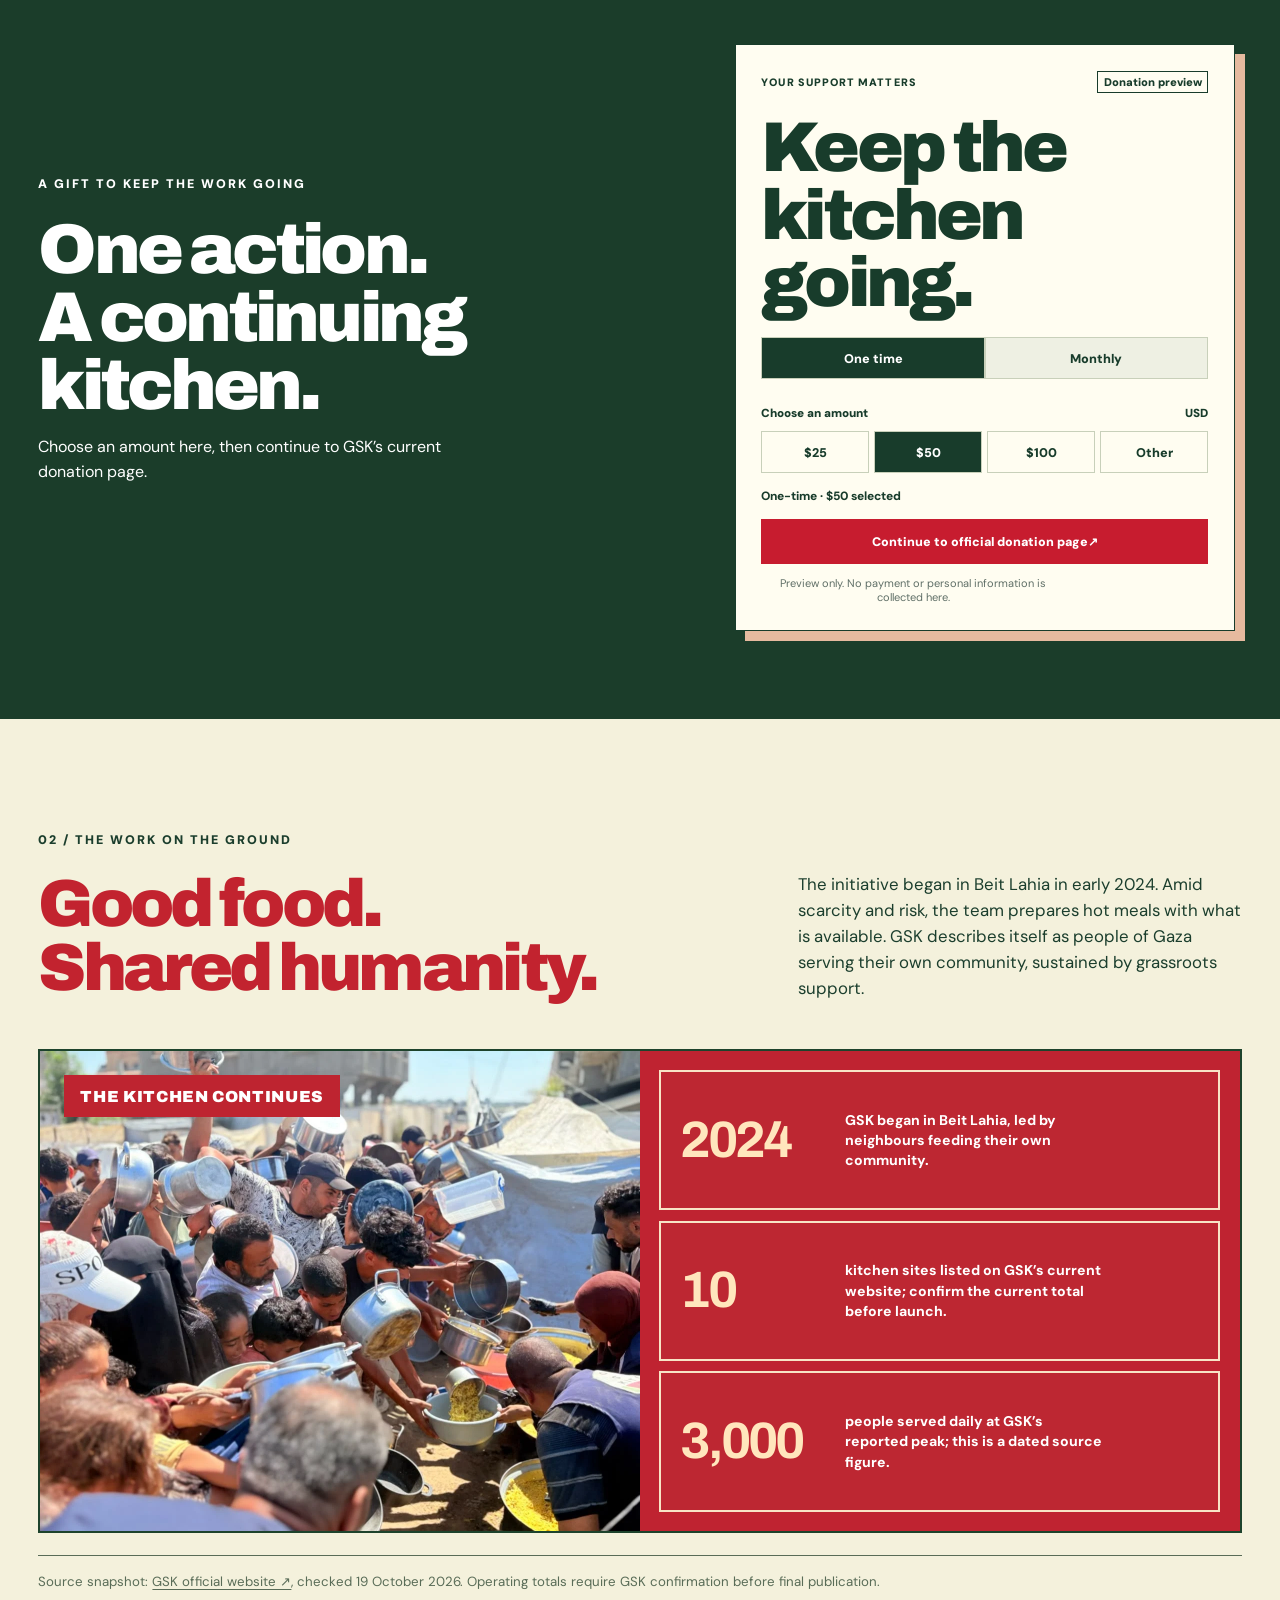
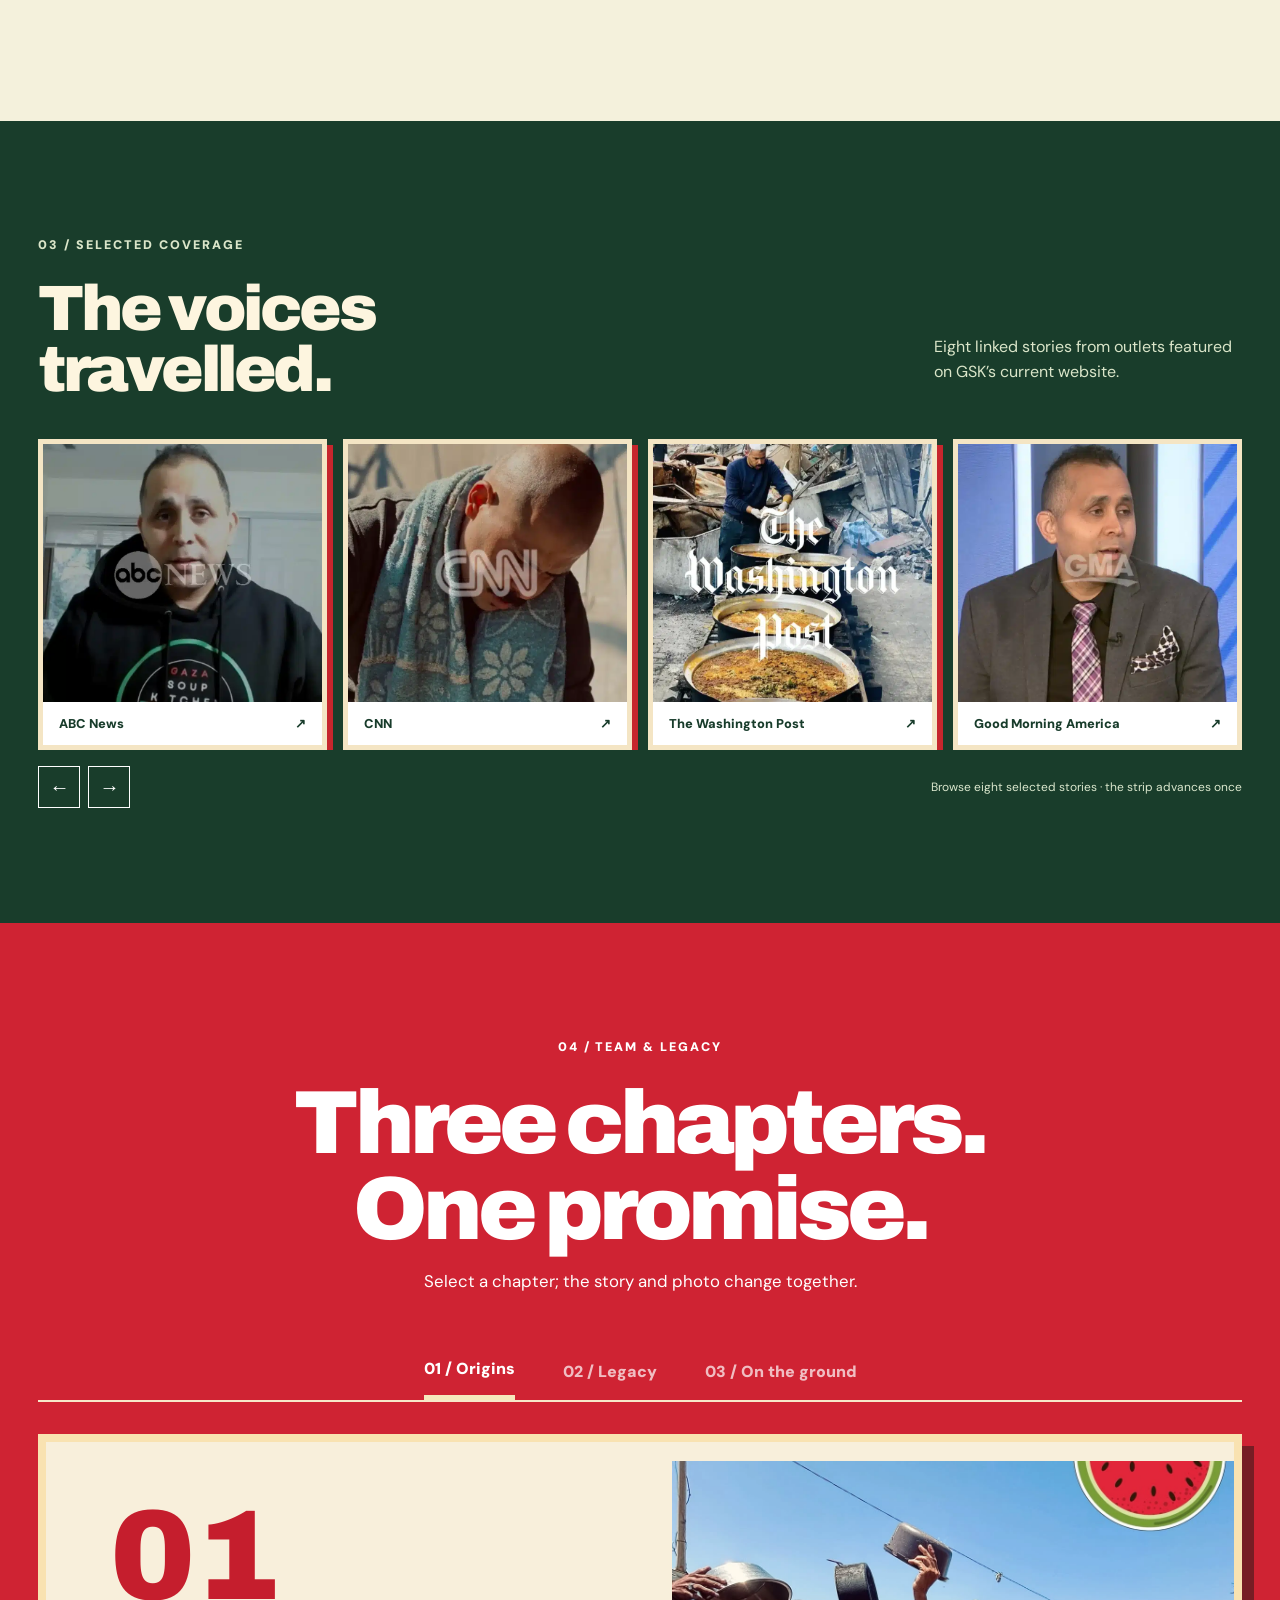
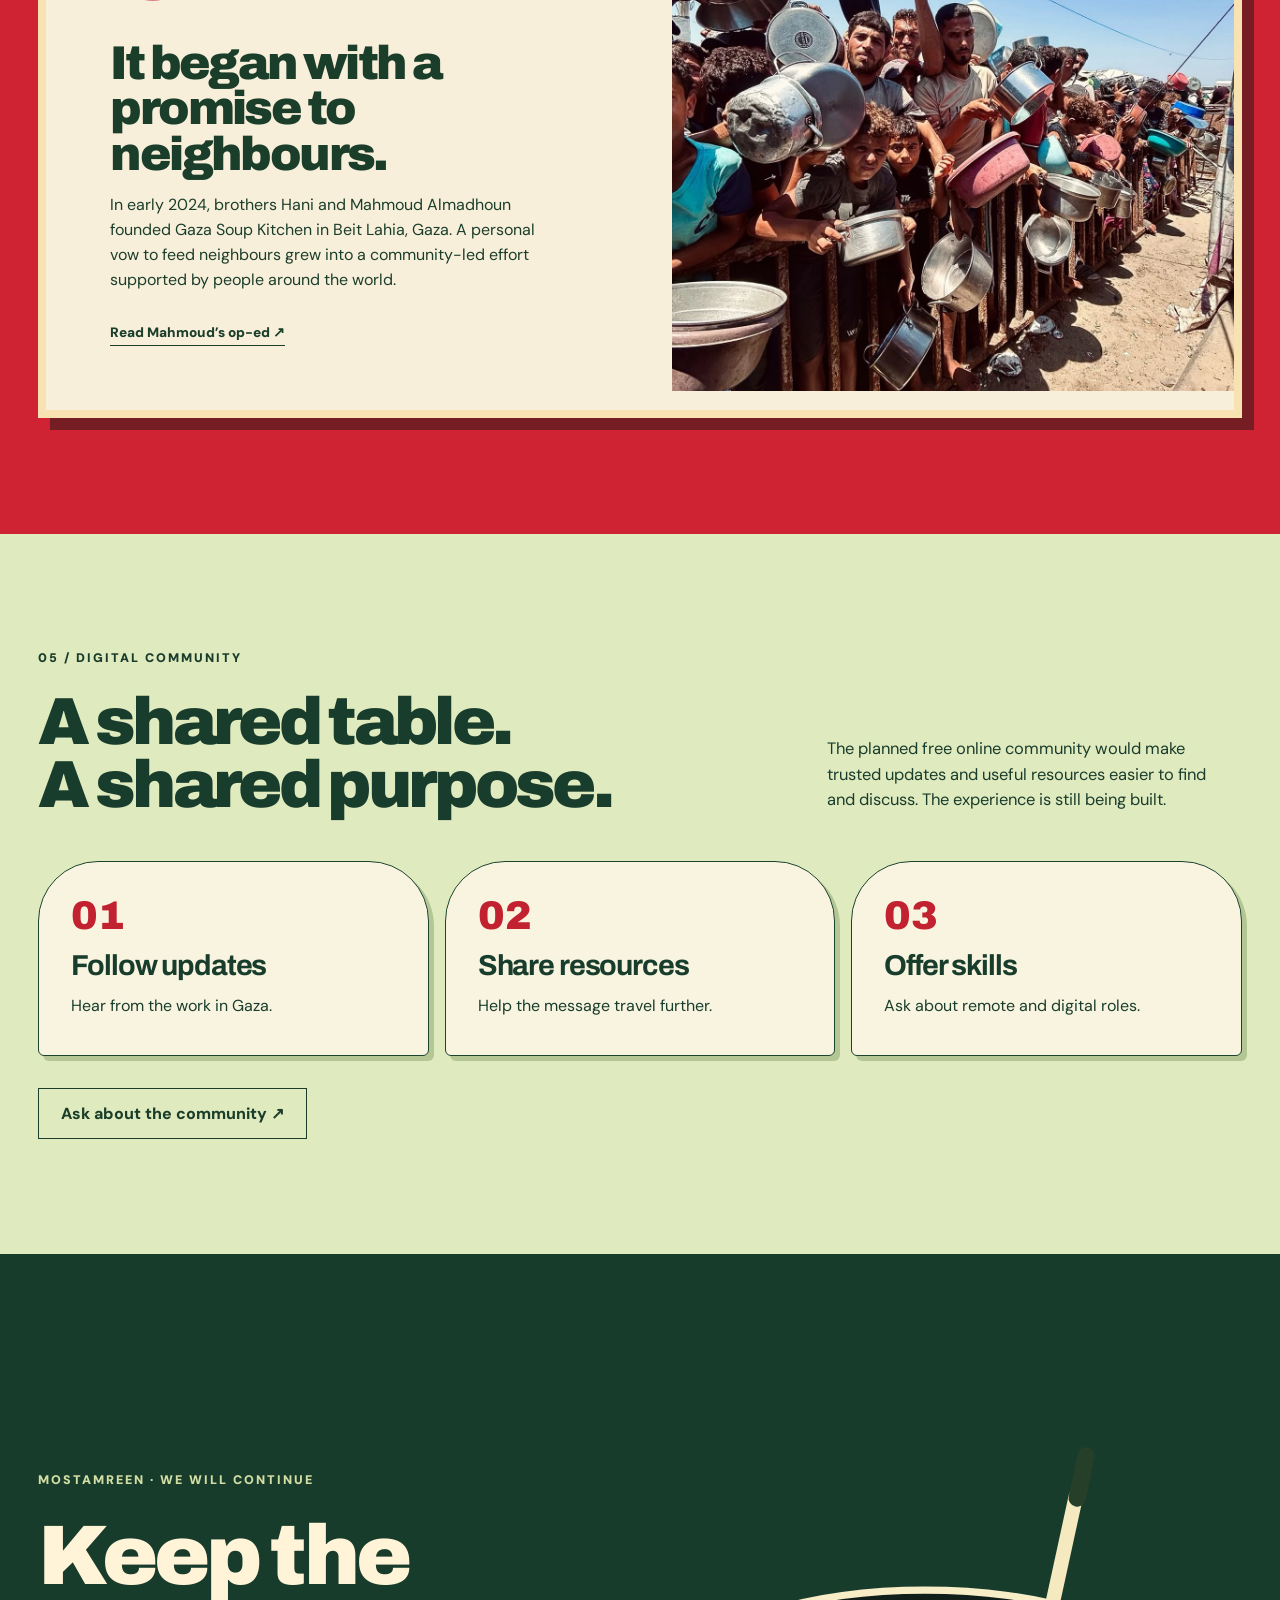
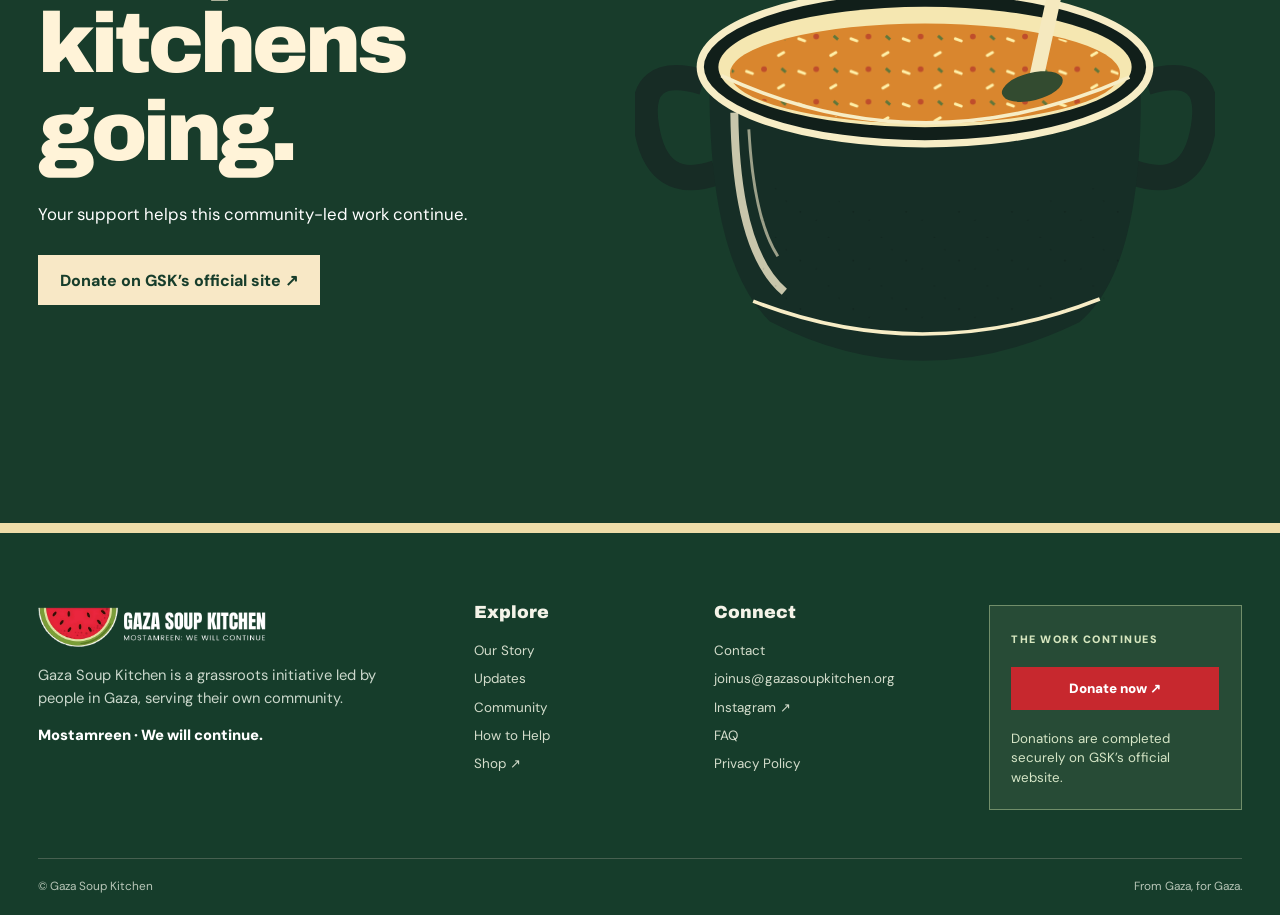
<file: continue.html>
<!doctype html><html lang="en"><head><meta charset="utf-8"><meta name="viewport" content="width=device-width,initial-scale=1"><meta name="color-scheme" content="light"><meta name="description" content="Gaza Soup Kitchen. From Gaza, for Gaza. Mostamreen: we will continue."><title>Gaza Soup Kitchen | We Will Continue</title><link rel="icon" href="assets/logo.png"><link rel="stylesheet" href="styles.css"><link rel="stylesheet" href="v2.css"><link rel="stylesheet" href="final.css?v=20261020r3"></head><body class="theme-b"><header class="site-header"><div class="header-inner"><a class="brand" href="#top" aria-label="Gaza Soup Kitchen home"><img src="assets/logo.png" width="190" height="37" alt="Gaza Soup Kitchen"></a><button class="menu-toggle" type="button" aria-expanded="false" aria-controls="main-nav" aria-label="Open menu">Menu <span aria-hidden="true">☰</span></button><nav id="main-nav" aria-label="Main menu"><a href="#story">Our Story</a><a href="#updates">Updates</a><a href="#community">Community</a><a href="https://gazasoupkitchen.org/donate-now/" target="_blank" rel="noopener">How to Help</a><a href="https://safrapparel.com/collections/gaza-soup-kitchen-merch/Gaza" target="_blank" rel="noopener">Shop <span aria-hidden="true">↗</span></a><span class="language" title="Arabic translation is pending review">EN / عربي</span><a class="nav-donate" href="https://gazasoupkitchen.org/donate-now/" target="_blank" rel="noopener">Donate Now <span aria-hidden="true">↗</span></a></nav></div></header><section class="hero hero-b" id="top"><div class="wrap"><div class="hero-topline"><span>GAZA SOUP KITCHEN</span><span>MOSTAMREEN</span></div><h1>WE WILL<br><em>CONTINUE.</em></h1><div class="hero-bottom"><p>For the meals.<br>For our neighbours.<br>For the promise we made.</p><a class="btn red" href="https://gazasoupkitchen.org/donate-now/" target="_blank" rel="noopener">Donate now ↗</a></div></div><section class="reels-section" id="updates"><div class="wrap"><div class="section-head"><div><p class="eyebrow">VOICES FROM GAZA</p><h2>THE WORK CONTINUES, ON FILM.</h2><p>Videos from GSK. The cover photos are authentic GSK images; the video opens when played.</p></div><a class="text-link" href="https://www.instagram.com/gazasoupkitchen/" target="_blank" rel="noopener">View more updates ↗</a></div><div class="reel-window" data-carousel><div class="reel-track"><article class="reel-card"><div class="reel-frame"><iframe title="Gaza Soup Kitchen: From the kitchen" loading="lazy" data-src="https://www.instagram.com/reel/DNBiS_XgvPf/embed/" allow="autoplay; encrypted-media; picture-in-picture" referrerpolicy="strict-origin-when-cross-origin"></iframe><img class="reel-cover" src="assets/reel-cover-kitchen.webp" alt="" loading="lazy"><button class="video-trigger" type="button" aria-label="Play From the kitchen video"><span class="play-symbol">▶</span><strong>From the kitchen</strong><small>PLAY VIDEO</small></button></div><div class="reel-caption"><strong>From the kitchen</strong><a href="https://www.instagram.com/reel/DNBiS_XgvPf/" target="_blank" rel="noopener">Open reel ↗</a></div></article><article class="reel-card"><div class="reel-frame"><iframe title="Gaza Soup Kitchen: A day of service" loading="lazy" data-src="https://www.instagram.com/reel/DNBpszdyCvw/embed/" allow="autoplay; encrypted-media; picture-in-picture" referrerpolicy="strict-origin-when-cross-origin"></iframe><img class="reel-cover" src="assets/reel-cover-service.webp" alt="" loading="lazy"><button class="video-trigger" type="button" aria-label="Play A day of service video"><span class="play-symbol">▶</span><strong>A day of service</strong><small>PLAY VIDEO</small></button></div><div class="reel-caption"><strong>A day of service</strong><a href="https://www.instagram.com/reel/DNBpszdyCvw/" target="_blank" rel="noopener">Open reel ↗</a></div></article><article class="reel-card"><div class="reel-frame"><iframe title="Gaza Soup Kitchen: Voices from Gaza" loading="lazy" data-src="https://www.instagram.com/reel/DNCC_vNOEj0/embed/" allow="autoplay; encrypted-media; picture-in-picture" referrerpolicy="strict-origin-when-cross-origin"></iframe><img class="reel-cover" src="assets/reel-cover-voices.webp" alt="" loading="lazy"><button class="video-trigger" type="button" aria-label="Play Voices from Gaza video"><span class="play-symbol">▶</span><strong>Voices from Gaza</strong><small>PLAY VIDEO</small></button></div><div class="reel-caption"><strong>Voices from Gaza</strong><a href="https://www.instagram.com/reel/DNCC_vNOEj0/" target="_blank" rel="noopener">Open reel ↗</a></div></article></div></div><div class="carousel-actions"><button type="button" data-prev aria-label="Previous videos">←</button><button type="button" data-next aria-label="Next videos">→</button><span>Play here or open on Instagram</span></div></div></section></section><section class="giving-b"><div class="wrap"><div><p class="eyebrow">A GIFT TO KEEP THE WORK GOING</p><h2>One action.<br>A continuing kitchen.</h2><p>Choose an amount here, then continue to GSK’s current donation page.</p></div><div class="gift-card" aria-label="Donation design preview"><div class="gift-eyebrow"><span>YOUR SUPPORT MATTERS</span><span class="demo-chip">Donation preview</span></div><h2>Keep the<br>kitchen going.</h2><div class="frequency" role="group" aria-label="Donation frequency"><button class="selected" data-freq="One-time" type="button">One time</button><button data-freq="Monthly" type="button">Monthly</button></div><span class="amount-label">Choose an amount <small>USD</small></span><div class="amounts" role="group" aria-label="Donation amount"><button type="button" data-amount="25">$25</button><button type="button" class="selected" data-amount="50">$50</button><button type="button" data-amount="100">$100</button><button type="button" data-amount="other">Other</button></div><p class="gift-selection" aria-live="polite">One-time · $50 selected</p><a class="gift-cta" href="https://gazasoupkitchen.org/donate-now/" target="_blank" rel="noopener">Continue to official donation page <span aria-hidden="true">↗</span></a><p class="gift-note">Preview only. No payment or personal information is collected here.</p></div></div></section><section class="impact-section impact-b" id="impact"><div class="wrap"><div class="impact-b-intro"><div><p class="eyebrow">02 / THE WORK ON THE GROUND</p><h2>Good food.<br>Shared humanity.</h2></div><p>The initiative began in Beit Lahia in early 2024. Amid scarcity and risk, the team prepares hot meals with what is available. GSK describes itself as people of Gaza serving their own community, sustained by grassroots support.</p></div><div class="impact-b-stage"><div class="impact-b-photo"><img src="assets/impact-b-service.webp" alt="People gathered around a GSK meal service" loading="lazy"><span>THE KITCHEN CONTINUES</span></div><div class="impact-b-facts"><div class="fact-grid"><div><strong>2024</strong><span>GSK began in Beit Lahia, led by neighbours feeding their own community.</span></div><div><strong>10</strong><span>kitchen sites listed on GSK’s current website; confirm the current total before launch.</span></div><div><strong>3,000</strong><span>people served daily at GSK’s reported peak; this is a dated source figure.</span></div></div></div></div><p class="source-line">Source snapshot: <a href="https://gazasoupkitchen.org/" target="_blank" rel="noopener">GSK official website ↗</a>, checked 19 October 2026. Operating totals require GSK confirmation before final publication.</p></div></section><section class="media-section media-b" id="media"><div class="wrap"><div class="section-head"><div><p class="eyebrow">03 / SELECTED COVERAGE</p><h2>The voices travelled.</h2></div><p>Eight linked stories from outlets featured on GSK’s current website.</p></div><div class="media-window" data-carousel><div class="media-track"><a class="media-card" href="https://abcnews.go.com/International/video/gaza-soup-kitchens-hani-almadhoun-reflects-aid-efforts-126312441" target="_blank" rel="noopener" aria-label="Open ABC News coverage"><img src="assets/abc.webp" alt="ABC News coverage graphic" loading="lazy"><span>ABC News <b>↗</b></span></a><a class="media-card" href="https://edition.cnn.com/2024/12/04/middleeast/gaza-soup-chef-killed-israel-intl" target="_blank" rel="noopener" aria-label="Open CNN coverage"><img src="assets/cnn.webp" alt="CNN coverage graphic" loading="lazy"><span>CNN <b>↗</b></span></a><a class="media-card" href="https://www.washingtonpost.com/opinions/2024/04/03/gaza-famine-family-soupkitchen/" target="_blank" rel="noopener" aria-label="Open The Washington Post coverage"><img src="assets/wapo.webp" alt="The Washington Post coverage graphic" loading="lazy"><span>The Washington Post <b>↗</b></span></a><a class="media-card" href="https://www.goodmorningamerica.com/video/125943066" target="_blank" rel="noopener" aria-label="Open Good Morning America coverage"><img src="assets/gma.webp" alt="Good Morning America coverage graphic" loading="lazy"><span>Good Morning America <b>↗</b></span></a><a class="media-card" href="https://www.npr.org/2024/03/03/1235606468/in-north-gaza-a-local-soup-kitchen-tries-to-compensate-for-hunger-amid-dwindling" target="_blank" rel="noopener" aria-label="Open NPR coverage"><img src="assets/npr.webp" alt="NPR coverage graphic" loading="lazy"><span>NPR <b>↗</b></span></a><a class="media-card" href="https://www.pbs.org/newshour/show/gazans-struggle-with-starvation-and-displacement-this-ramadan" target="_blank" rel="noopener" aria-label="Open PBS NewsHour coverage"><img src="assets/pbs.webp" alt="PBS NewsHour coverage graphic" loading="lazy"><span>PBS NewsHour <b>↗</b></span></a><a class="media-card" href="https://www.ft.com/content/07081b5e-edbc-4e61-93f1-390e14cf6f09" target="_blank" rel="noopener" aria-label="Open Financial Times coverage"><img src="assets/ft.webp" alt="Financial Times coverage graphic" loading="lazy"><span>Financial Times <b>↗</b></span></a><a class="media-card" href="https://www.cbc.ca/listen/live-radio/1-14-day-6/clip/16051274-a-local-soup-kitchen-gaza-helps-people-facing" target="_blank" rel="noopener" aria-label="Open CBC coverage"><img src="assets/cbc.webp" alt="CBC coverage graphic" loading="lazy"><span>CBC <b>↗</b></span></a></div></div><div class="carousel-actions"><button type="button" data-prev aria-label="Previous media stories">←</button><button type="button" data-next aria-label="Next media stories">→</button><span>Browse eight selected stories · the strip advances once</span></div></div></section><section class="team-section team-b" id="story"><div class="wrap"><div class="team-b-header"><p class="eyebrow">04 / TEAM & LEGACY</p><h2>Three chapters.<br>One promise.</h2><p>Select a chapter; the story and photo change together.</p></div><div class="team-tabs" role="tablist" aria-label="Team and legacy"><button type="button" role="tab" aria-selected="true" data-tab="origins">01 / Origins</button><button type="button" role="tab" aria-selected="false" data-tab="legacy">02 / Legacy</button><button type="button" role="tab" aria-selected="false" data-tab="team">03 / On the ground</button></div><div class="team-tab-panel" id="team-panel" role="tabpanel"><div><span class="panel-numeral">01</span><h3>It began with a promise to neighbours.</h3><p>In early 2024, brothers Hani and Mahmoud Almadhoun founded Gaza Soup Kitchen in Beit Lahia, Gaza. A personal vow to feed neighbours grew into a community-led effort supported by people around the world.</p><a class="text-link" href="https://www.washingtonpost.com/opinions/2024/04/03/gaza-famine-family-soupkitchen/" target="_blank" rel="noopener">Read Mahmoud’s op-ed ↗</a></div><img src="assets/kitchen-team.webp" alt="Gaza Soup Kitchen volunteers together at a meal service site" loading="lazy"></div></div></section><section class="community-section community-b" id="community"><div class="wrap"><p class="eyebrow">05 / DIGITAL COMMUNITY</p><div class="community-b-top"><h2>A shared table.<br>A shared purpose.</h2><p>The planned free online community would make trusted updates and useful resources easier to find and discuss. The experience is still being built.</p></div><div class="community-b-grid"><div><span>01</span><strong>Follow updates</strong><p>Hear from the work in Gaza.</p></div><div><span>02</span><strong>Share resources</strong><p>Help the message travel further.</p></div><div><span>03</span><strong>Offer skills</strong><p>Ask about remote and digital roles.</p></div></div><a class="btn outline" href="mailto:joinus@gazasoupkitchen.org?subject=GSK%20digital%20community">Ask about the community ↗</a></div></section><section class="closing closing-b" id="donate"><div class="wrap"><div class="closing-b-copy"><p class="eyebrow">MOSTAMREEN · WE WILL CONTINUE</p><h2>Keep the<br>kitchens<br>going.</h2><p>Your support helps this community-led work continue.</p><a class="btn" href="https://gazasoupkitchen.org/donate-now/" target="_blank" rel="noopener">Donate on GSK’s official site ↗</a></div><div class="closing-b-art" aria-hidden="true"><img class="closing-b-pot" src="assets/pot-clean.svg" alt=""></div></div></section><footer class="site-footer"><div class="wrap footer-grid"><div><a class="brand" href="#top" aria-label="Gaza Soup Kitchen home"><img src="assets/logo-white.png" width="190" height="37" alt="Gaza Soup Kitchen"></a><p>Gaza Soup Kitchen is a grassroots initiative led by people in Gaza, serving their own community.</p><p class="motto">Mostamreen · We will continue.</p></div><div><h3>Explore</h3><a href="#story">Our Story</a><a href="#updates">Updates</a><a href="#community">Community</a><a href="https://gazasoupkitchen.org/donate-now/" target="_blank" rel="noopener">How to Help</a><a href="https://safrapparel.com/collections/gaza-soup-kitchen-merch/Gaza" target="_blank" rel="noopener">Shop ↗</a></div><div><h3>Connect</h3><a href="https://gazasoupkitchen.org/contact-us/" target="_blank" rel="noopener">Contact</a><a href="mailto:joinus@gazasoupkitchen.org">joinus@gazasoupkitchen.org</a><a href="https://www.instagram.com/gazasoupkitchen/" target="_blank" rel="noopener">Instagram ↗</a><a href="https://gazasoupkitchen.org/faqs/" target="_blank" rel="noopener">FAQ</a><a href="https://gazasoupkitchen.org/privacypolicy/" target="_blank" rel="noopener">Privacy Policy</a></div><div class="footer-donate"><span>THE WORK CONTINUES</span><a href="https://gazasoupkitchen.org/donate-now/" target="_blank" rel="noopener">Donate now ↗</a><small>Donations are completed securely on GSK’s official website.</small></div></div><div class="wrap footer-bottom"><span>© Gaza Soup Kitchen</span><span>From Gaza, for Gaza.</span></div></footer><script src="app.js" defer></script></body></html>
</file>
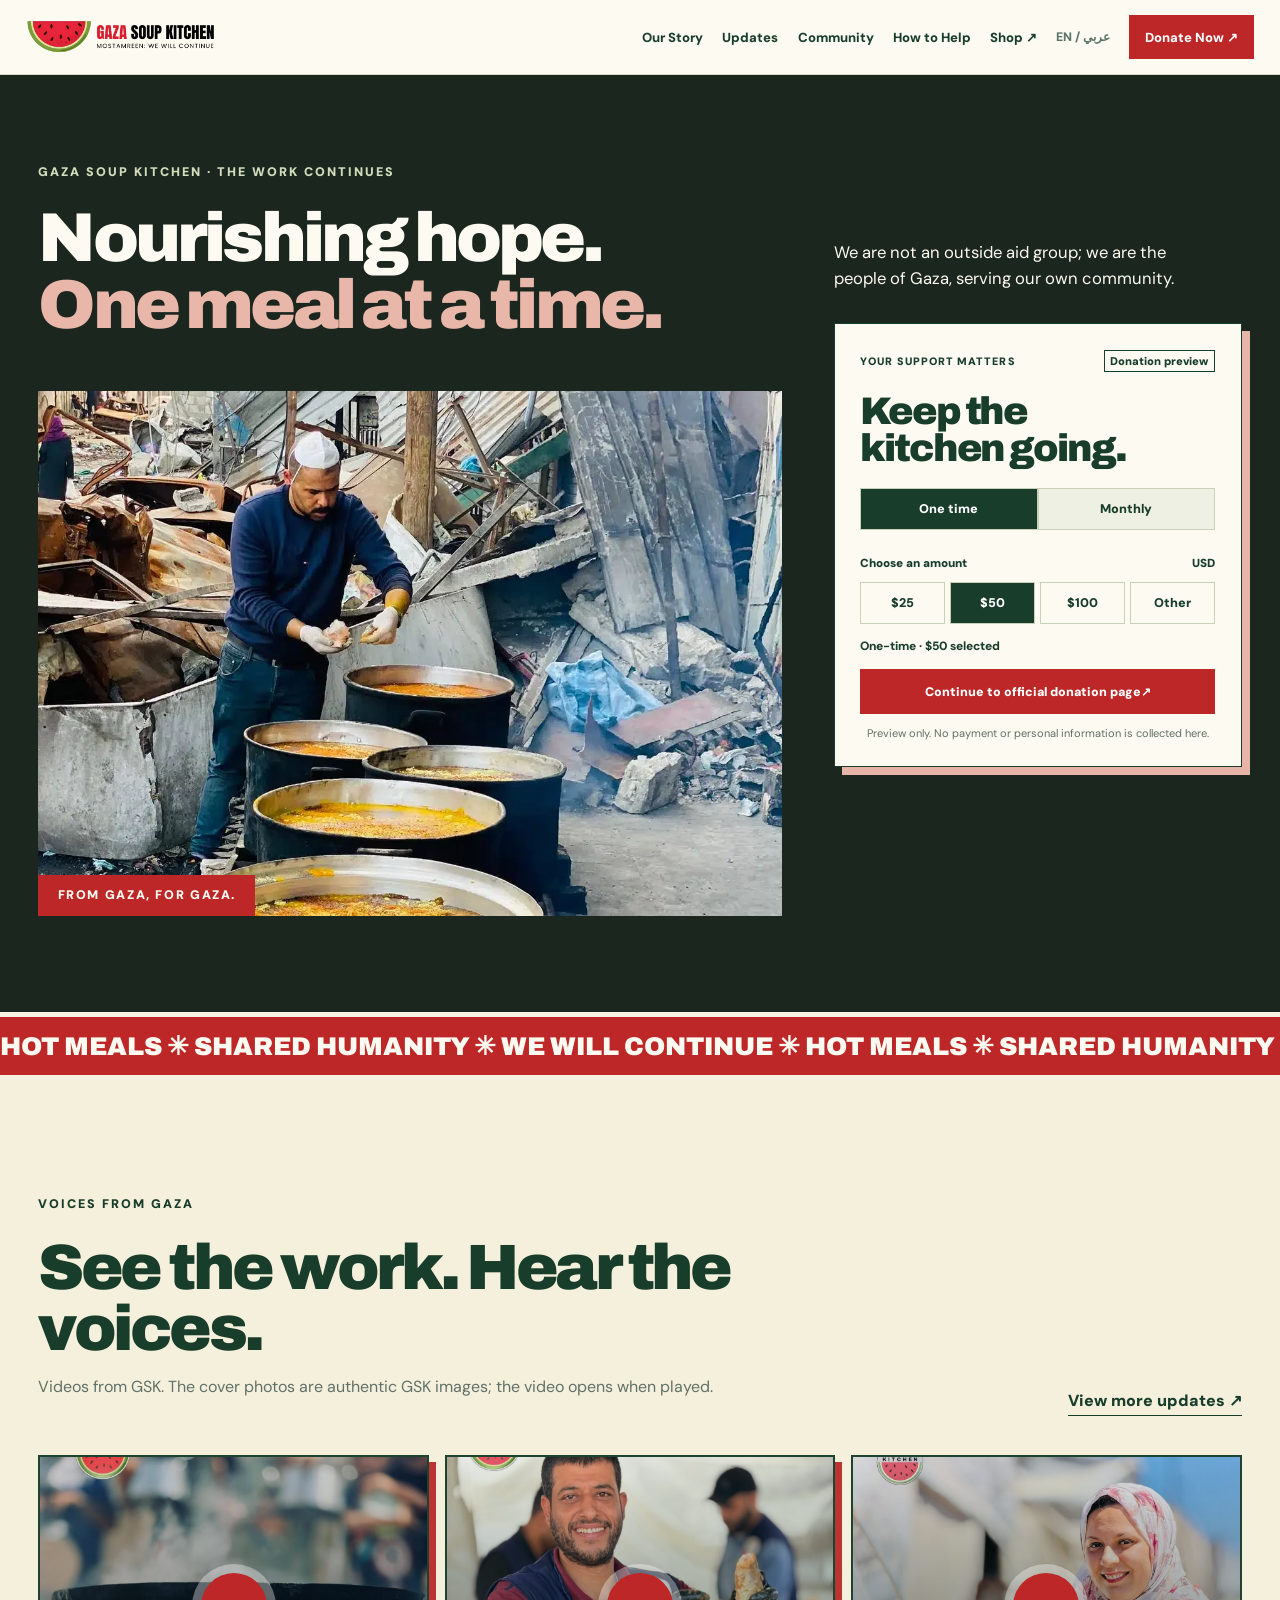
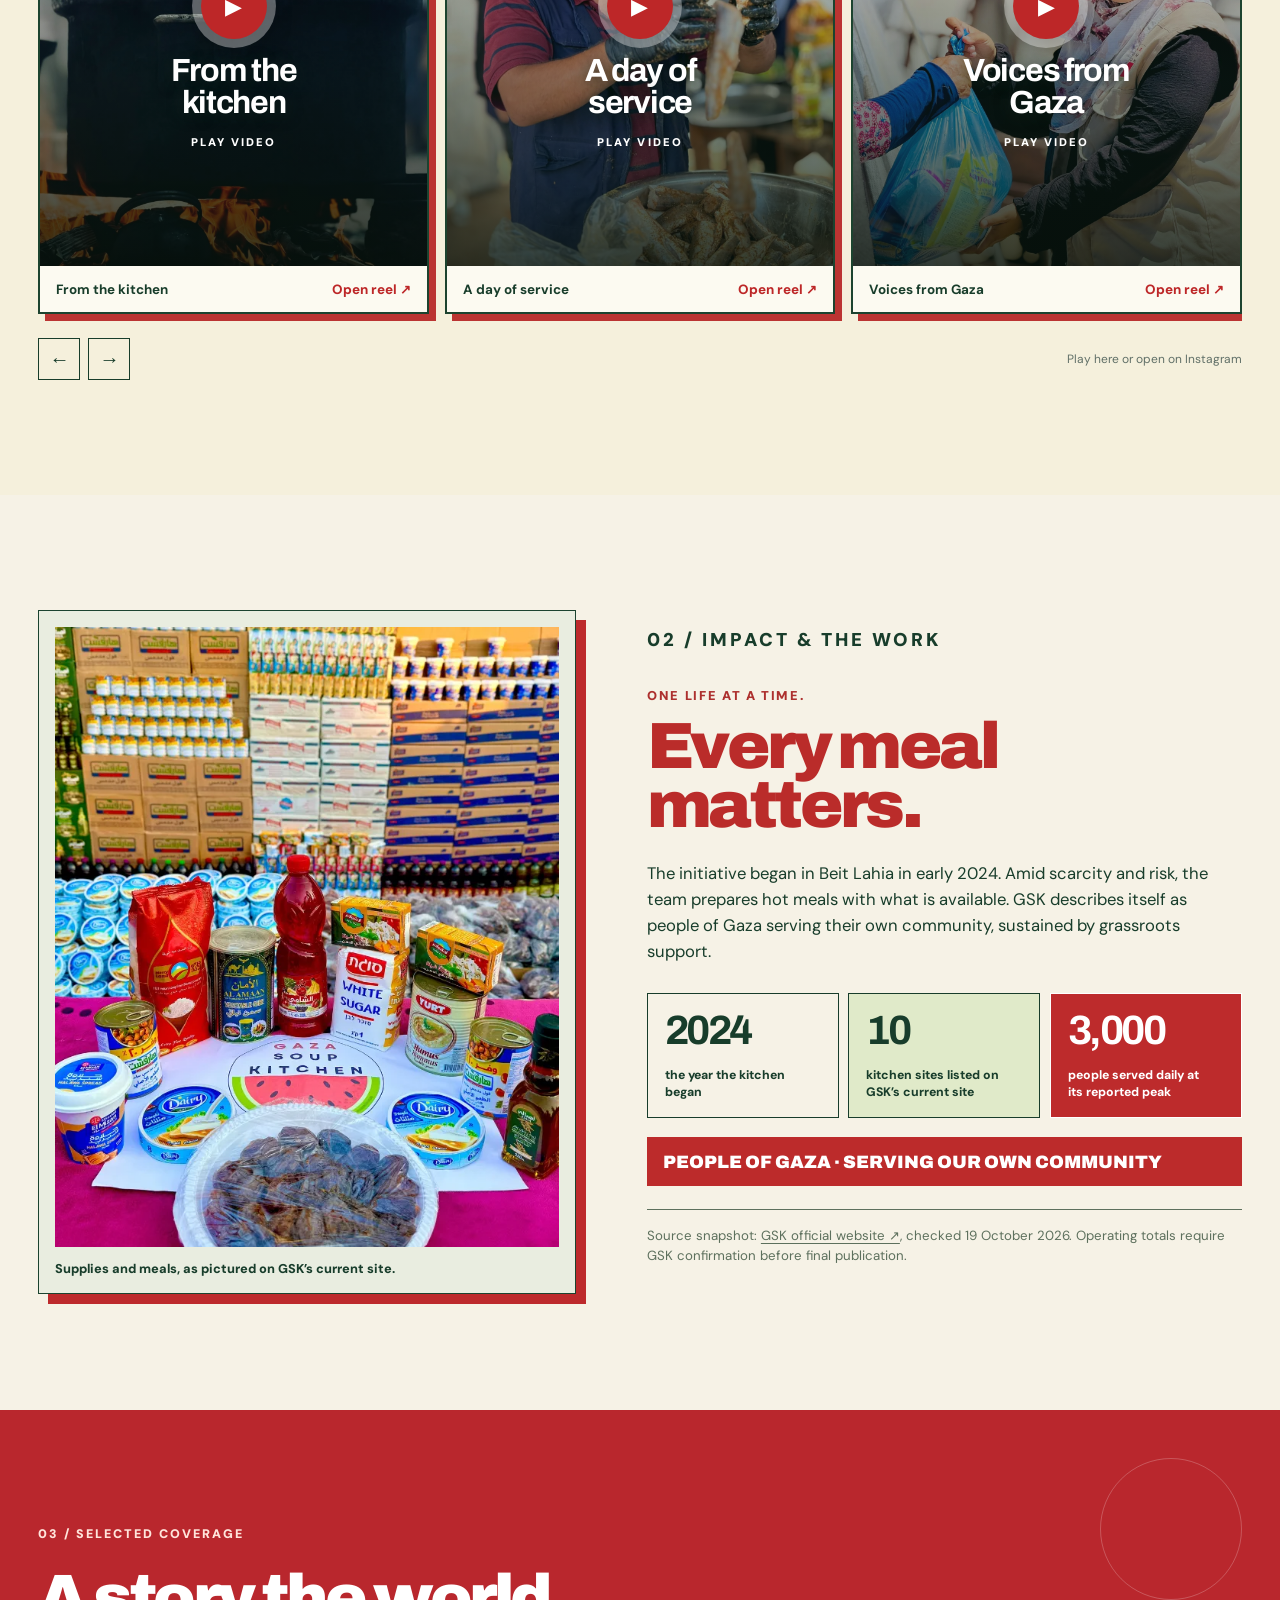
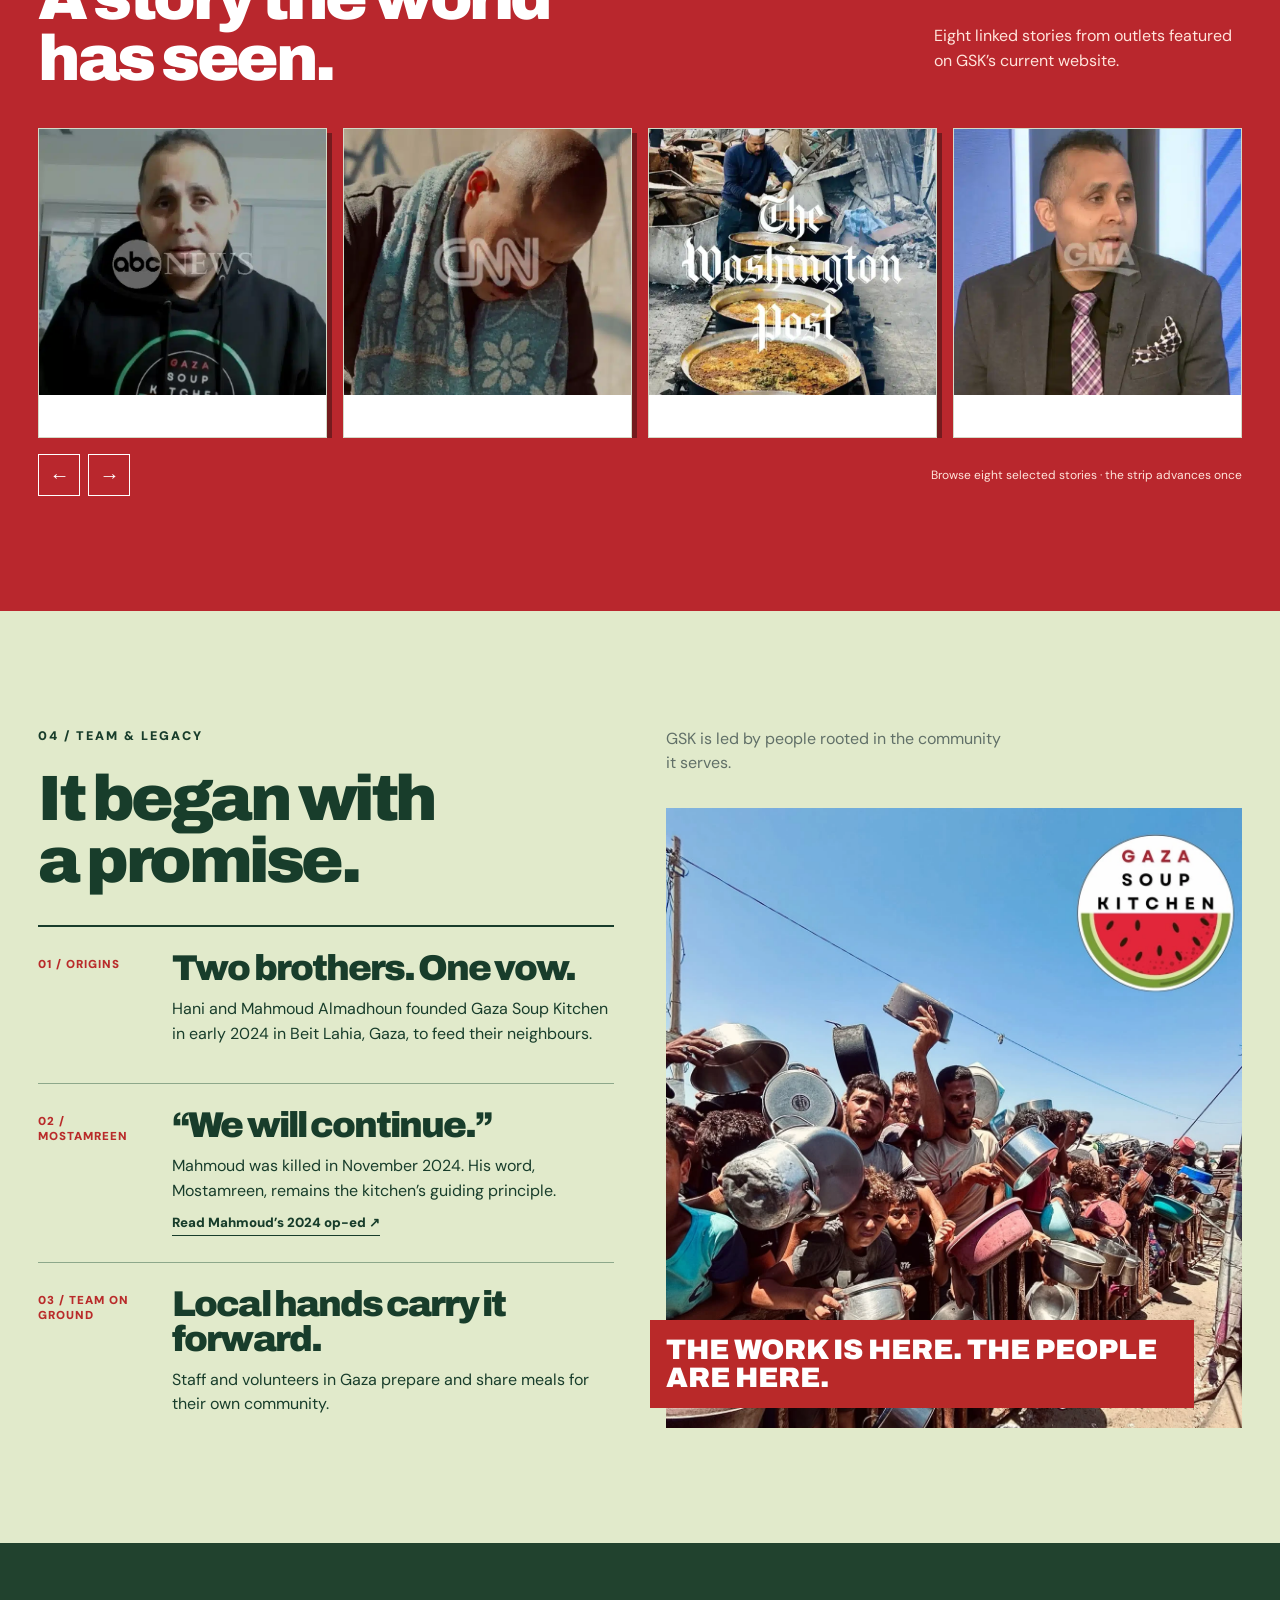
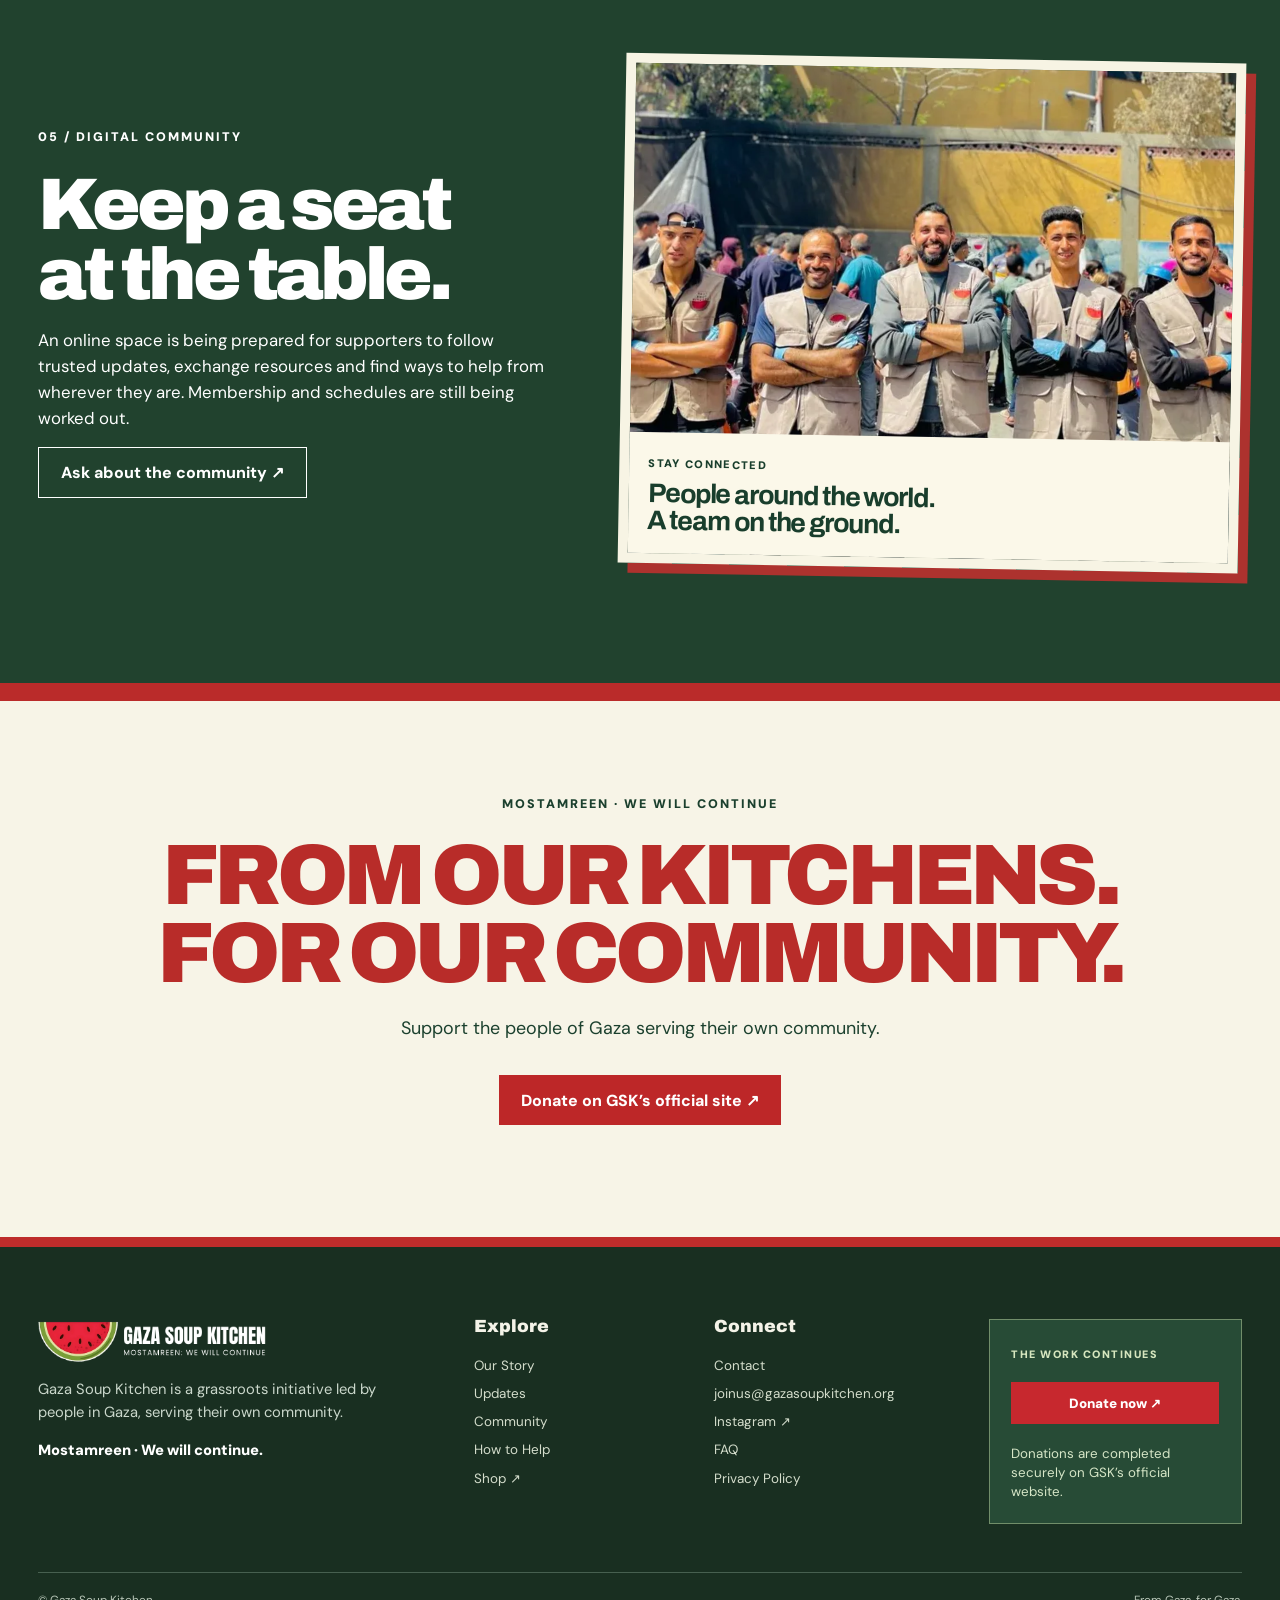
<file: kitchen.html>
<!doctype html><html lang="en"><head><meta charset="utf-8"><meta name="viewport" content="width=device-width,initial-scale=1"><meta name="color-scheme" content="light"><meta name="description" content="Gaza Soup Kitchen. From Gaza, for Gaza. Mostamreen: we will continue."><title>Gaza Soup Kitchen | The Kitchen Edition</title><link rel="icon" href="assets/logo.png"><link rel="stylesheet" href="styles.css"><link rel="stylesheet" href="v2.css"><link rel="stylesheet" href="final.css?v=20261020r3"></head><body class="theme-a"><header class="site-header"><div class="header-inner"><a class="brand" href="#top" aria-label="Gaza Soup Kitchen home"><img src="assets/logo.png" width="190" height="37" alt="Gaza Soup Kitchen"></a><button class="menu-toggle" type="button" aria-expanded="false" aria-controls="main-nav" aria-label="Open menu">Menu <span aria-hidden="true">☰</span></button><nav id="main-nav" aria-label="Main menu"><a href="#story">Our Story</a><a href="#updates">Updates</a><a href="#community">Community</a><a href="https://gazasoupkitchen.org/donate-now/" target="_blank" rel="noopener">How to Help</a><a href="https://safrapparel.com/collections/gaza-soup-kitchen-merch/Gaza" target="_blank" rel="noopener">Shop <span aria-hidden="true">↗</span></a><span class="language" title="Arabic translation is pending review">EN / عربي</span><a class="nav-donate" href="https://gazasoupkitchen.org/donate-now/" target="_blank" rel="noopener">Donate Now <span aria-hidden="true">↗</span></a></nav></div></header><section class="hero hero-a" id="top"><div class="wrap hero-grid"><div class="hero-main"><p class="eyebrow light">GAZA SOUP KITCHEN · THE WORK CONTINUES</p><h1>Nourishing hope.<br><em>One meal at a time.</em></h1><figure class="hero-photo"><img src="assets/hero-kitchen.webp" alt="Gaza Soup Kitchen team member preparing a meal at the kitchen" fetchpriority="high"><figcaption>From Gaza, for Gaza.</figcaption></figure></div><div class="hero-aside"><p>We are not an outside aid group; we are the people of Gaza, serving our own community.</p><div class="gift-card" aria-label="Donation design preview"><div class="gift-eyebrow"><span>YOUR SUPPORT MATTERS</span><span class="demo-chip">Donation preview</span></div><h2>Keep the<br>kitchen going.</h2><div class="frequency" role="group" aria-label="Donation frequency"><button class="selected" data-freq="One-time" type="button">One time</button><button data-freq="Monthly" type="button">Monthly</button></div><span class="amount-label">Choose an amount <small>USD</small></span><div class="amounts" role="group" aria-label="Donation amount"><button type="button" data-amount="25">$25</button><button type="button" class="selected" data-amount="50">$50</button><button type="button" data-amount="100">$100</button><button type="button" data-amount="other">Other</button></div><p class="gift-selection" aria-live="polite">One-time · $50 selected</p><a class="gift-cta" href="https://gazasoupkitchen.org/donate-now/" target="_blank" rel="noopener">Continue to official donation page <span aria-hidden="true">↗</span></a><p class="gift-note">Preview only. No payment or personal information is collected here.</p></div></div></div></section><div class="ticker" aria-label="Hot meals, shared humanity, we will continue"><div>HOT MEALS ✳ SHARED HUMANITY ✳ WE WILL CONTINUE ✳ HOT MEALS ✳ SHARED HUMANITY ✳ WE WILL CONTINUE ✳</div></div><section class="reels-section" id="updates"><div class="wrap"><div class="section-head"><div><p class="eyebrow">VOICES FROM GAZA</p><h2>See the work. Hear the voices.</h2><p>Videos from GSK. The cover photos are authentic GSK images; the video opens when played.</p></div><a class="text-link" href="https://www.instagram.com/gazasoupkitchen/" target="_blank" rel="noopener">View more updates ↗</a></div><div class="reel-window" data-carousel><div class="reel-track"><article class="reel-card"><div class="reel-frame"><iframe title="Gaza Soup Kitchen: From the kitchen" loading="lazy" data-src="https://www.instagram.com/reel/DNBiS_XgvPf/embed/" allow="autoplay; encrypted-media; picture-in-picture" referrerpolicy="strict-origin-when-cross-origin"></iframe><img class="reel-cover" src="assets/reel-cover-kitchen.webp" alt="" loading="lazy"><button class="video-trigger" type="button" aria-label="Play From the kitchen video"><span class="play-symbol">▶</span><strong>From the kitchen</strong><small>PLAY VIDEO</small></button></div><div class="reel-caption"><strong>From the kitchen</strong><a href="https://www.instagram.com/reel/DNBiS_XgvPf/" target="_blank" rel="noopener">Open reel ↗</a></div></article><article class="reel-card"><div class="reel-frame"><iframe title="Gaza Soup Kitchen: A day of service" loading="lazy" data-src="https://www.instagram.com/reel/DNBpszdyCvw/embed/" allow="autoplay; encrypted-media; picture-in-picture" referrerpolicy="strict-origin-when-cross-origin"></iframe><img class="reel-cover" src="assets/reel-cover-service.webp" alt="" loading="lazy"><button class="video-trigger" type="button" aria-label="Play A day of service video"><span class="play-symbol">▶</span><strong>A day of service</strong><small>PLAY VIDEO</small></button></div><div class="reel-caption"><strong>A day of service</strong><a href="https://www.instagram.com/reel/DNBpszdyCvw/" target="_blank" rel="noopener">Open reel ↗</a></div></article><article class="reel-card"><div class="reel-frame"><iframe title="Gaza Soup Kitchen: Voices from Gaza" loading="lazy" data-src="https://www.instagram.com/reel/DNCC_vNOEj0/embed/" allow="autoplay; encrypted-media; picture-in-picture" referrerpolicy="strict-origin-when-cross-origin"></iframe><img class="reel-cover" src="assets/reel-cover-voices.webp" alt="" loading="lazy"><button class="video-trigger" type="button" aria-label="Play Voices from Gaza video"><span class="play-symbol">▶</span><strong>Voices from Gaza</strong><small>PLAY VIDEO</small></button></div><div class="reel-caption"><strong>Voices from Gaza</strong><a href="https://www.instagram.com/reel/DNCC_vNOEj0/" target="_blank" rel="noopener">Open reel ↗</a></div></article></div></div><div class="carousel-actions"><button type="button" data-prev aria-label="Previous videos">←</button><button type="button" data-next aria-label="Next videos">→</button><span>Play here or open on Instagram</span></div></div></section><section class="impact-section impact-a" id="impact"><div class="wrap impact-a-grid"><figure><img src="assets/impact.webp" alt="Food supplies shown on Gaza Soup Kitchen’s current impact page" loading="lazy"><figcaption>Supplies and meals, as pictured on GSK’s current site.</figcaption></figure><div class="impact-a-copy"><p class="eyebrow">02 / IMPACT & THE WORK</p><p class="impact-a-lead">ONE LIFE AT A TIME.</p><h2><em>Every meal<br>matters.</em></h2><p>The initiative began in Beit Lahia in early 2024. Amid scarcity and risk, the team prepares hot meals with what is available. GSK describes itself as people of Gaza serving their own community, sustained by grassroots support.</p><div class="fact-grid"><div><strong>2024</strong><span>the year the kitchen began</span></div><div><strong>10</strong><span>kitchen sites listed on GSK’s current site</span></div><div><strong>3,000</strong><span>people served daily at its reported peak</span></div></div><div class="red-rule">PEOPLE OF GAZA · SERVING OUR OWN COMMUNITY</div><p class="source-line">Source snapshot: <a href="https://gazasoupkitchen.org/" target="_blank" rel="noopener">GSK official website ↗</a>, checked 19 October 2026. Operating totals require GSK confirmation before final publication.</p></div></div></section><section class="media-section media-a" id="media"><div class="wrap"><div class="section-head"><div><p class="eyebrow">03 / SELECTED COVERAGE</p><h2>A story the world has seen.</h2></div><p>Eight linked stories from outlets featured on GSK’s current website.</p></div><div class="media-window" data-carousel><div class="media-track"><a class="media-card" href="https://abcnews.go.com/International/video/gaza-soup-kitchens-hani-almadhoun-reflects-aid-efforts-126312441" target="_blank" rel="noopener" aria-label="Open ABC News coverage"><img src="assets/abc.webp" alt="ABC News coverage graphic" loading="lazy"><span>ABC News <b>↗</b></span></a><a class="media-card" href="https://edition.cnn.com/2024/12/04/middleeast/gaza-soup-chef-killed-israel-intl" target="_blank" rel="noopener" aria-label="Open CNN coverage"><img src="assets/cnn.webp" alt="CNN coverage graphic" loading="lazy"><span>CNN <b>↗</b></span></a><a class="media-card" href="https://www.washingtonpost.com/opinions/2024/04/03/gaza-famine-family-soupkitchen/" target="_blank" rel="noopener" aria-label="Open The Washington Post coverage"><img src="assets/wapo.webp" alt="The Washington Post coverage graphic" loading="lazy"><span>The Washington Post <b>↗</b></span></a><a class="media-card" href="https://www.goodmorningamerica.com/video/125943066" target="_blank" rel="noopener" aria-label="Open Good Morning America coverage"><img src="assets/gma.webp" alt="Good Morning America coverage graphic" loading="lazy"><span>Good Morning America <b>↗</b></span></a><a class="media-card" href="https://www.npr.org/2024/03/03/1235606468/in-north-gaza-a-local-soup-kitchen-tries-to-compensate-for-hunger-amid-dwindling" target="_blank" rel="noopener" aria-label="Open NPR coverage"><img src="assets/npr.webp" alt="NPR coverage graphic" loading="lazy"><span>NPR <b>↗</b></span></a><a class="media-card" href="https://www.pbs.org/newshour/show/gazans-struggle-with-starvation-and-displacement-this-ramadan" target="_blank" rel="noopener" aria-label="Open PBS NewsHour coverage"><img src="assets/pbs.webp" alt="PBS NewsHour coverage graphic" loading="lazy"><span>PBS NewsHour <b>↗</b></span></a><a class="media-card" href="https://www.ft.com/content/07081b5e-edbc-4e61-93f1-390e14cf6f09" target="_blank" rel="noopener" aria-label="Open Financial Times coverage"><img src="assets/ft.webp" alt="Financial Times coverage graphic" loading="lazy"><span>Financial Times <b>↗</b></span></a><a class="media-card" href="https://www.cbc.ca/listen/live-radio/1-14-day-6/clip/16051274-a-local-soup-kitchen-gaza-helps-people-facing" target="_blank" rel="noopener" aria-label="Open CBC coverage"><img src="assets/cbc.webp" alt="CBC coverage graphic" loading="lazy"><span>CBC <b>↗</b></span></a></div></div><div class="carousel-actions"><button type="button" data-prev aria-label="Previous media stories">←</button><button type="button" data-next aria-label="Next media stories">→</button><span>Browse eight selected stories · the strip advances once</span></div></div></section><section class="team-section team-a" id="story"><div class="wrap team-a-columns"><div class="team-a-copy"><div class="team-a-heading"><p class="eyebrow">04 / TEAM & LEGACY</p><h2>It began with<br>a promise.</h2></div><div class="legacy-line"><article><span>01 / ORIGINS</span><h3>Two brothers. One vow.</h3><p>Hani and Mahmoud Almadhoun founded Gaza Soup Kitchen in early 2024 in Beit Lahia, Gaza, to feed their neighbours.</p></article><article><span>02 / MOSTAMREEN</span><h3>“We will continue.”</h3><p>Mahmoud was killed in November 2024. His word, Mostamreen, remains the kitchen’s guiding principle.</p><a class="text-link" href="https://www.washingtonpost.com/opinions/2024/04/03/gaza-famine-family-soupkitchen/" target="_blank" rel="noopener">Read Mahmoud’s 2024 op-ed ↗</a></article><article><span>03 / TEAM ON GROUND</span><h3>Local hands carry it forward.</h3><p>Staff and volunteers in Gaza prepare and share meals for their own community.</p></article></div></div><div class="team-a-visual"><p class="team-a-intro">GSK is led by people rooted in the community it serves.</p><div class="team-a-photo"><img src="assets/kitchen-team.webp" alt="Gaza Soup Kitchen volunteers together at a meal service site" loading="lazy"><span>THE WORK IS HERE. THE PEOPLE ARE HERE.</span></div></div></div></section><section class="community-section community-a" id="community"><div class="wrap community-a-grid"><div><p class="eyebrow">05 / DIGITAL COMMUNITY</p><h2>Keep a seat<br>at the table.</h2><p>An online space is being prepared for supporters to follow trusted updates, exchange resources and find ways to help from wherever they are. Membership and schedules are still being worked out.</p><a class="btn outline" href="mailto:joinus@gazasoupkitchen.org?subject=GSK%20digital%20community">Ask about the community ↗</a></div><div class="community-a-card"><img src="assets/source-02-hi.webp" alt="Gaza Soup Kitchen team together" loading="lazy"><div><span>STAY CONNECTED</span><strong>People around the world.<br>A team on the ground.</strong></div></div></div></section><section class="closing closing-a" id="donate"><div class="wrap"><p class="eyebrow">MOSTAMREEN · WE WILL CONTINUE</p><h2>FROM OUR KITCHENS.<br>FOR OUR COMMUNITY.</h2><p>Support the people of Gaza serving their own community.</p><a class="btn red" href="https://gazasoupkitchen.org/donate-now/" target="_blank" rel="noopener">Donate on GSK’s official site ↗</a></div></section><footer class="site-footer"><div class="wrap footer-grid"><div><a class="brand" href="#top" aria-label="Gaza Soup Kitchen home"><img src="assets/logo-white.png" width="190" height="37" alt="Gaza Soup Kitchen"></a><p>Gaza Soup Kitchen is a grassroots initiative led by people in Gaza, serving their own community.</p><p class="motto">Mostamreen · We will continue.</p></div><div><h3>Explore</h3><a href="#story">Our Story</a><a href="#updates">Updates</a><a href="#community">Community</a><a href="https://gazasoupkitchen.org/donate-now/" target="_blank" rel="noopener">How to Help</a><a href="https://safrapparel.com/collections/gaza-soup-kitchen-merch/Gaza" target="_blank" rel="noopener">Shop ↗</a></div><div><h3>Connect</h3><a href="https://gazasoupkitchen.org/contact-us/" target="_blank" rel="noopener">Contact</a><a href="mailto:joinus@gazasoupkitchen.org">joinus@gazasoupkitchen.org</a><a href="https://www.instagram.com/gazasoupkitchen/" target="_blank" rel="noopener">Instagram ↗</a><a href="https://gazasoupkitchen.org/faqs/" target="_blank" rel="noopener">FAQ</a><a href="https://gazasoupkitchen.org/privacypolicy/" target="_blank" rel="noopener">Privacy Policy</a></div><div class="footer-donate"><span>THE WORK CONTINUES</span><a href="https://gazasoupkitchen.org/donate-now/" target="_blank" rel="noopener">Donate now ↗</a><small>Donations are completed securely on GSK’s official website.</small></div></div><div class="wrap footer-bottom"><span>© Gaza Soup Kitchen</span><span>From Gaza, for Gaza.</span></div></footer><script src="app.js" defer></script></body></html>
</file>
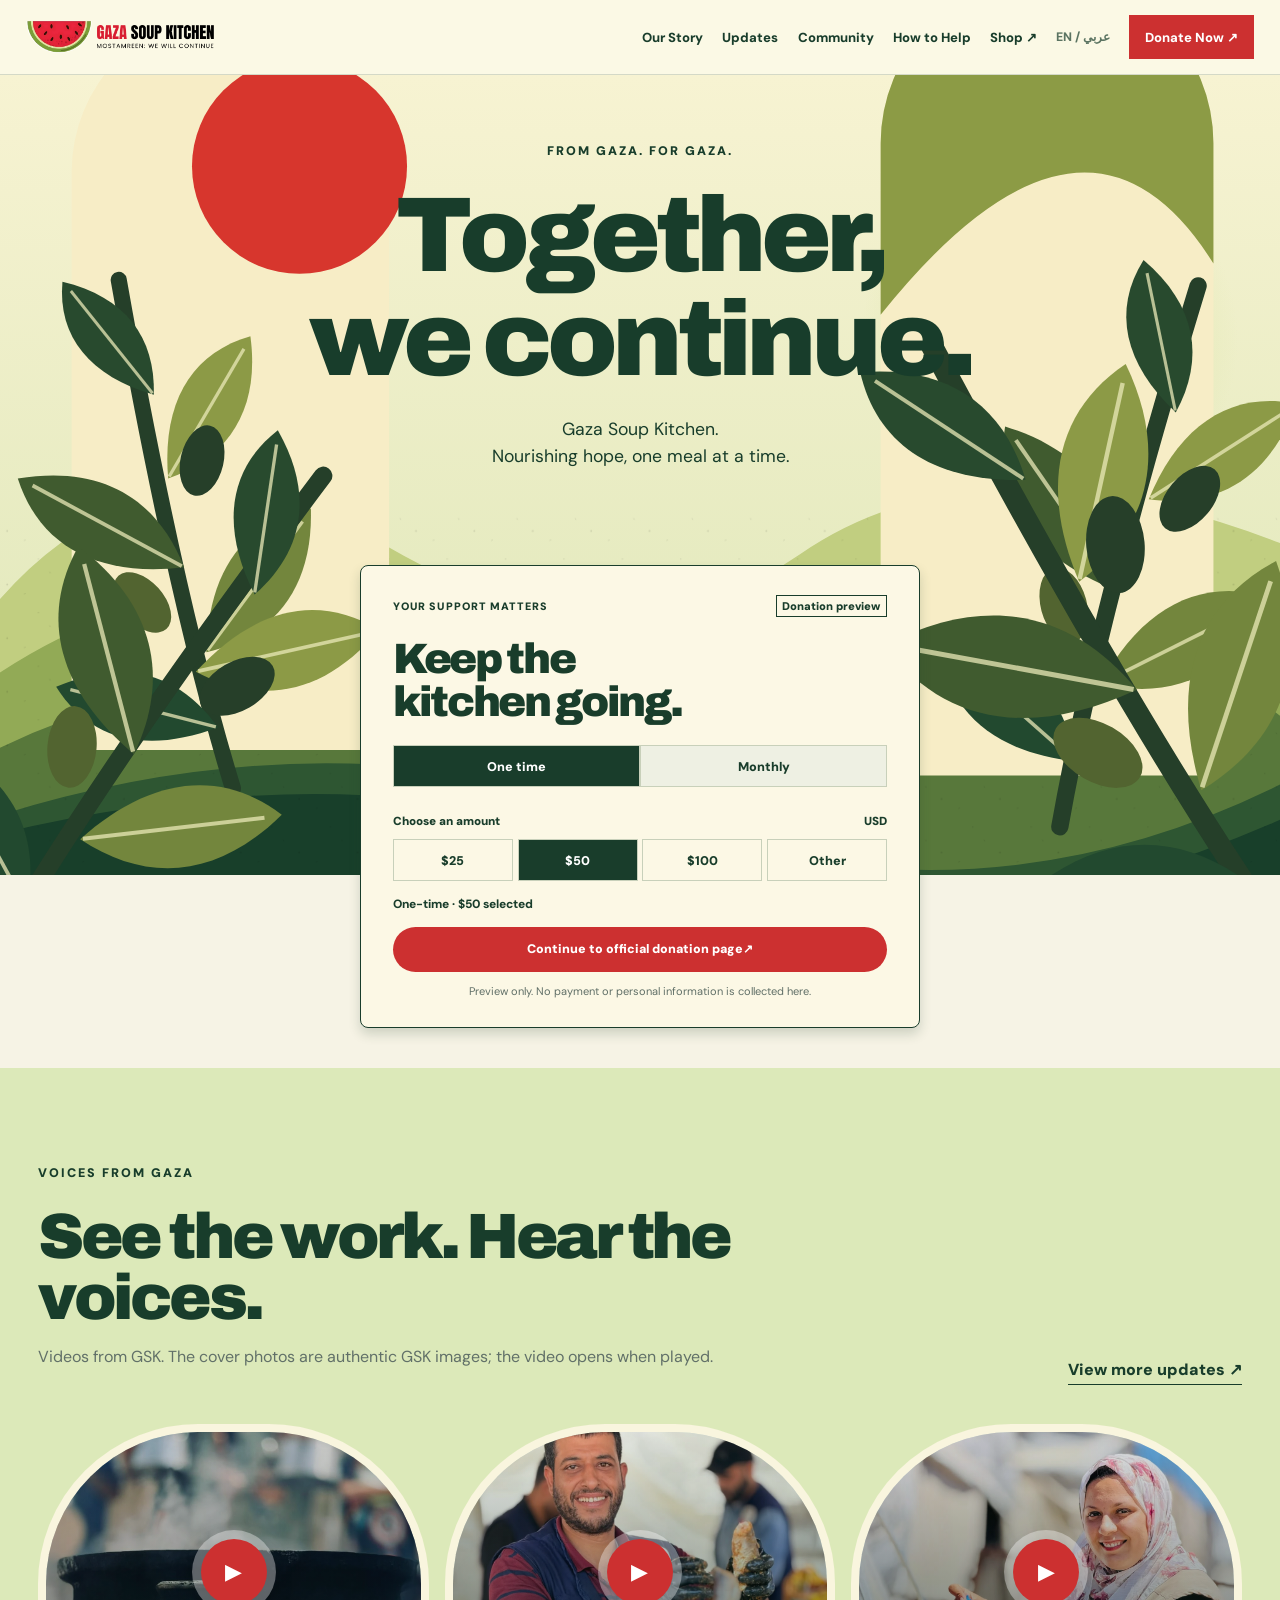
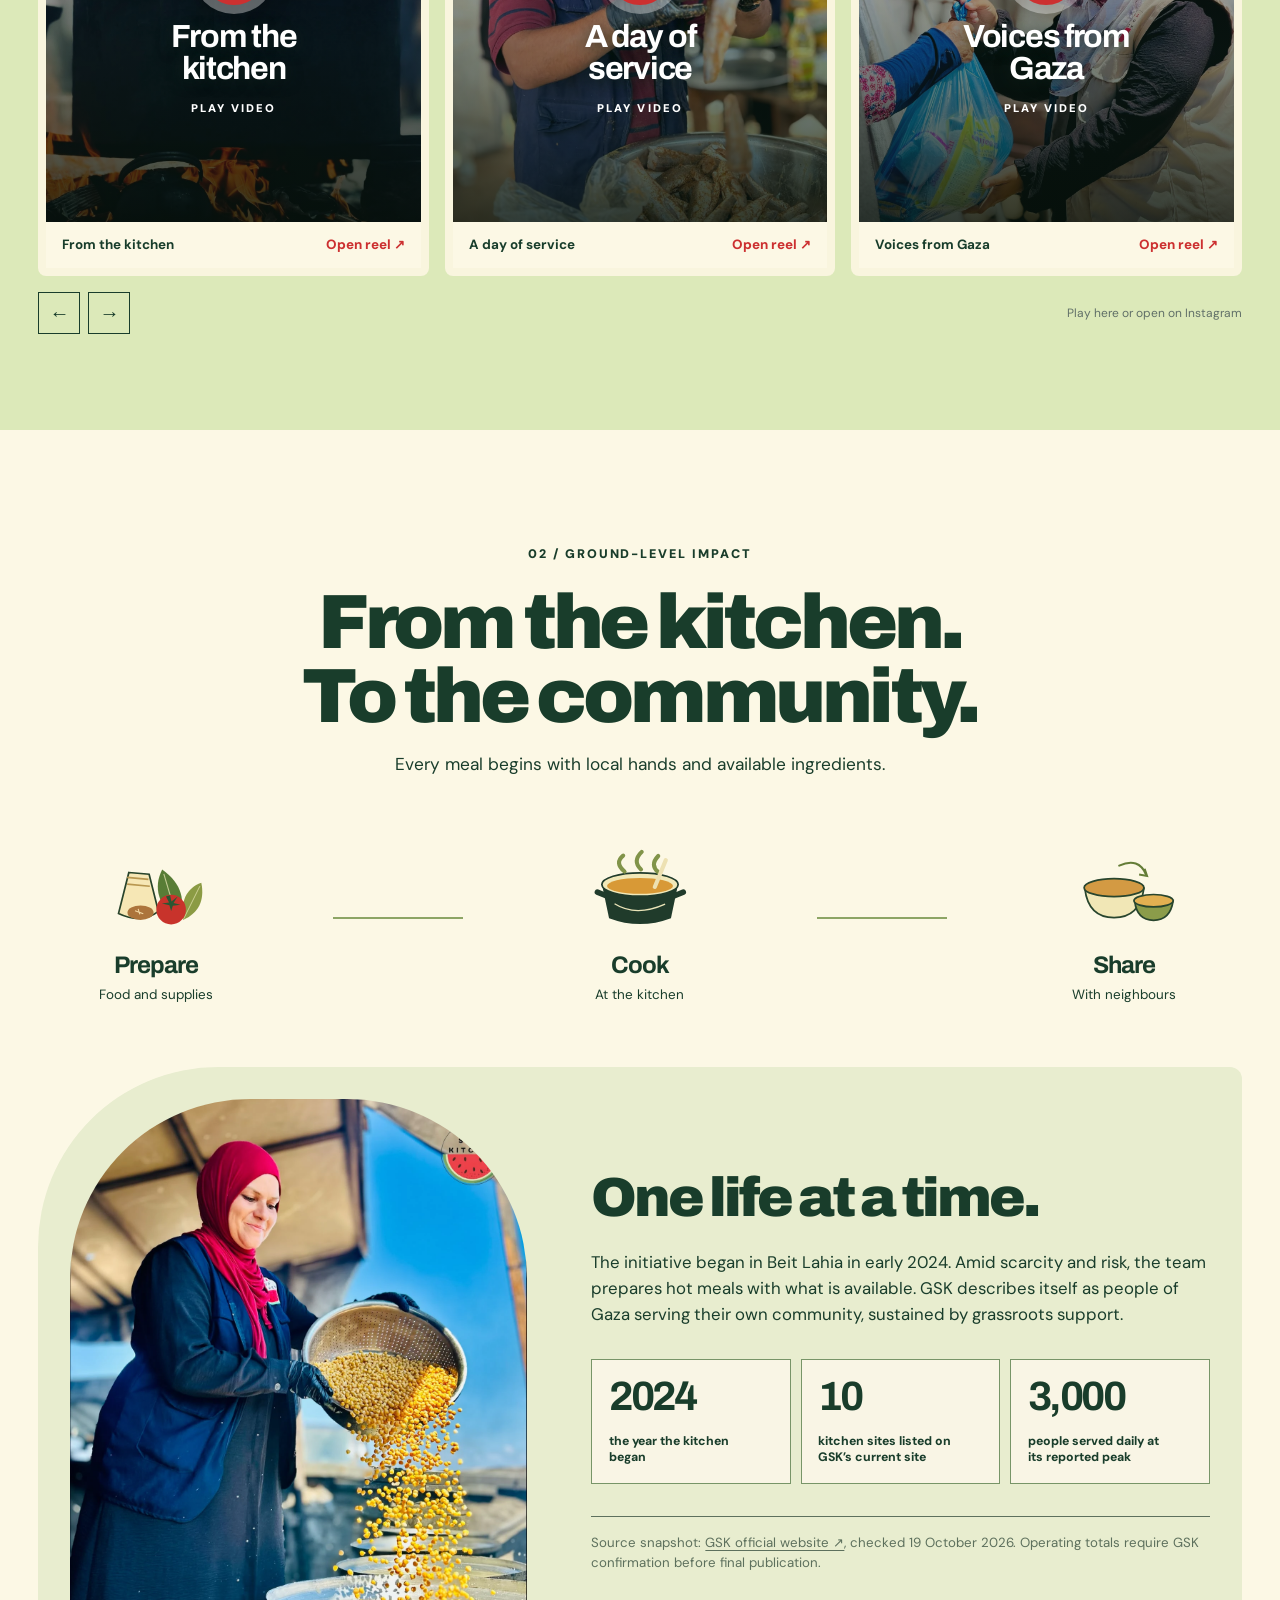
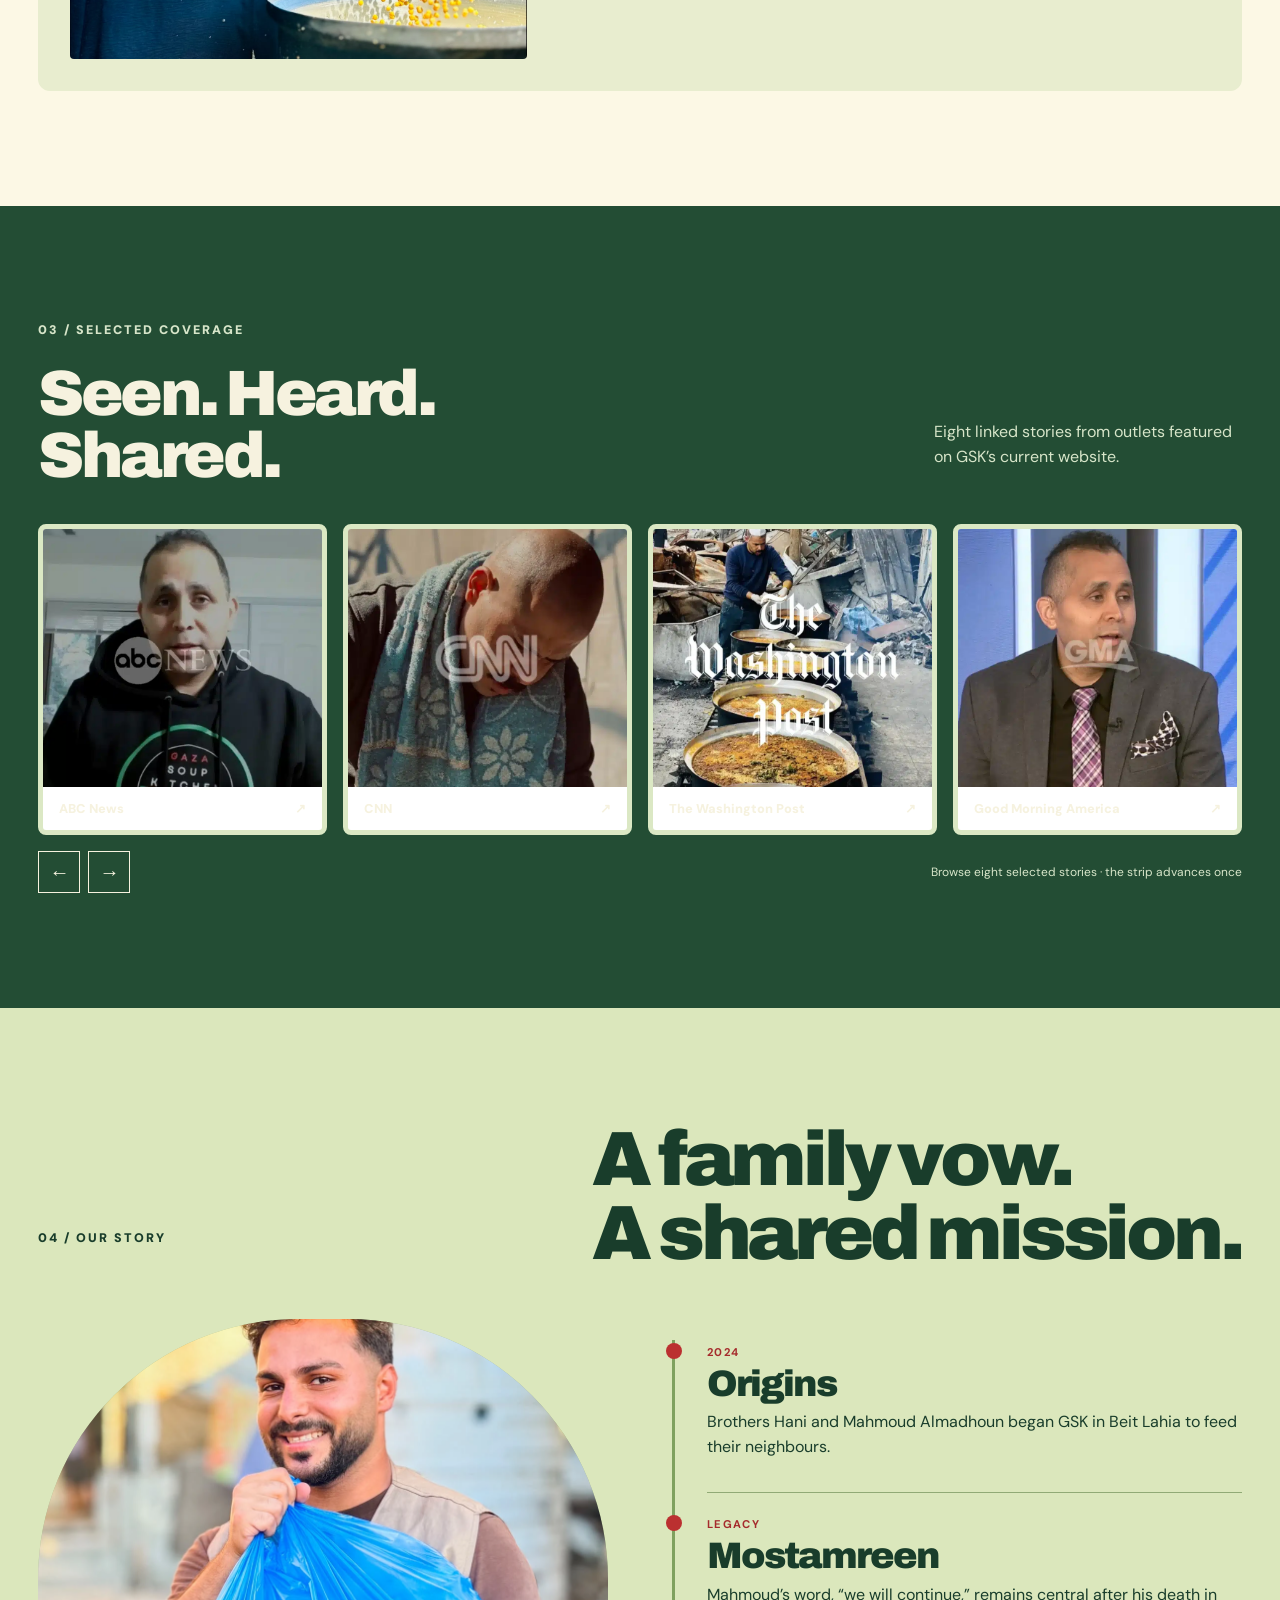
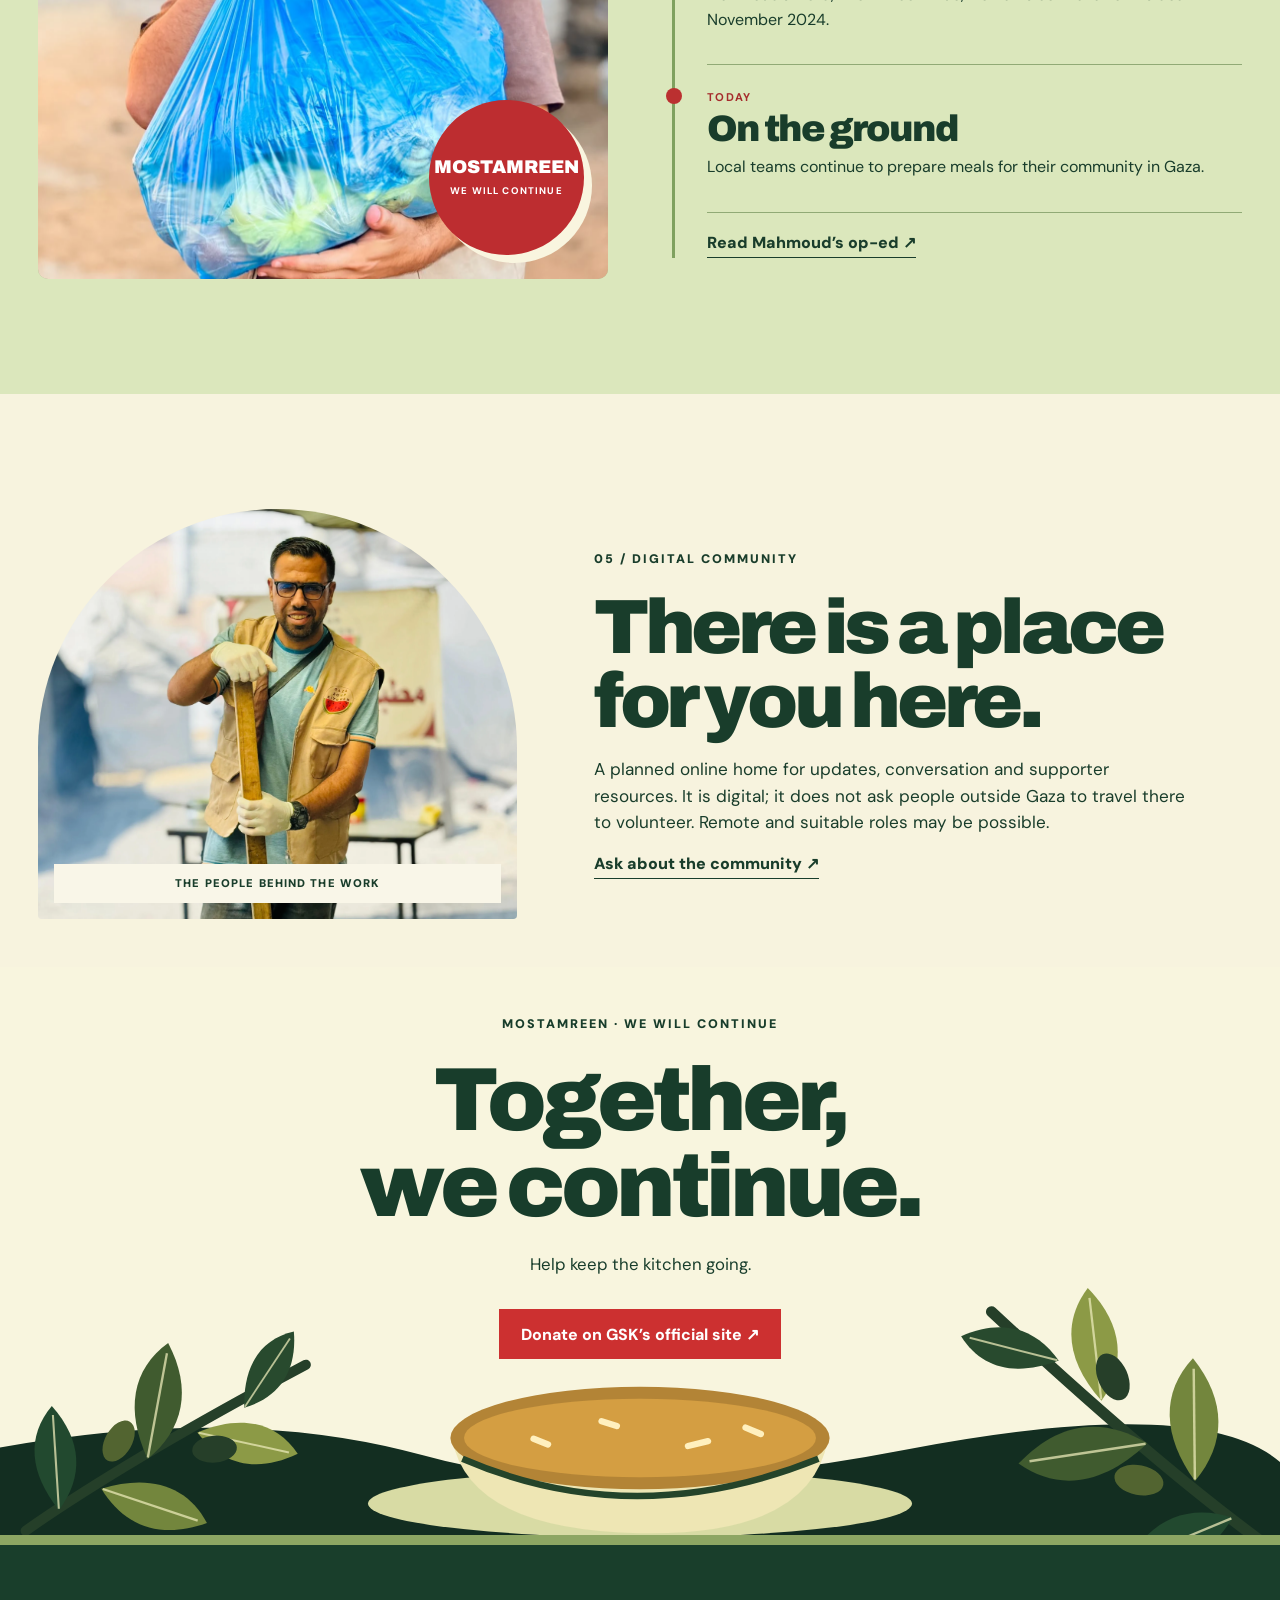
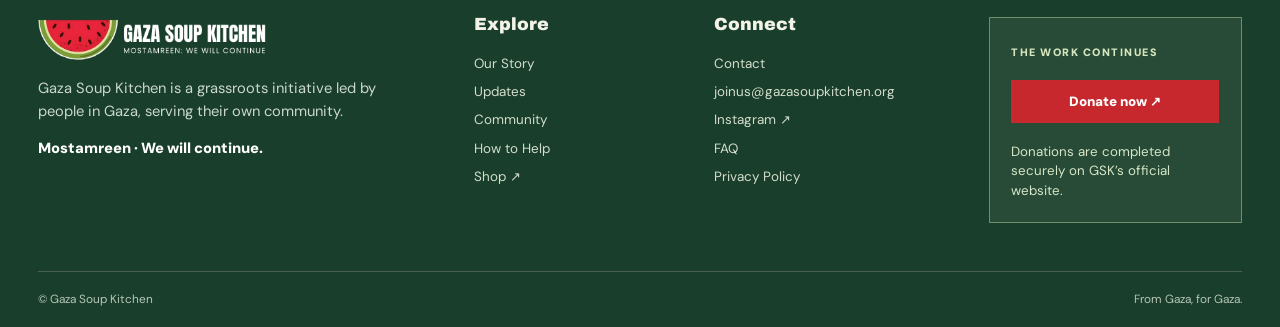
<file: olive.html>
<!doctype html><html lang="en"><head><meta charset="utf-8"><meta name="viewport" content="width=device-width,initial-scale=1"><meta name="color-scheme" content="light"><meta name="description" content="Gaza Soup Kitchen. From Gaza, for Gaza. Mostamreen: we will continue."><title>Gaza Soup Kitchen | The Olive Table</title><link rel="icon" href="assets/logo.png"><link rel="stylesheet" href="styles.css"><link rel="stylesheet" href="v2.css"><link rel="stylesheet" href="final.css?v=20261020r3"></head><body class="theme-c"><header class="site-header"><div class="header-inner"><a class="brand" href="#top" aria-label="Gaza Soup Kitchen home"><img src="assets/logo.png" width="190" height="37" alt="Gaza Soup Kitchen"></a><button class="menu-toggle" type="button" aria-expanded="false" aria-controls="main-nav" aria-label="Open menu">Menu <span aria-hidden="true">☰</span></button><nav id="main-nav" aria-label="Main menu"><a href="#story">Our Story</a><a href="#updates">Updates</a><a href="#community">Community</a><a href="https://gazasoupkitchen.org/donate-now/" target="_blank" rel="noopener">How to Help</a><a href="https://safrapparel.com/collections/gaza-soup-kitchen-merch/Gaza" target="_blank" rel="noopener">Shop <span aria-hidden="true">↗</span></a><span class="language" title="Arabic translation is pending review">EN / عربي</span><a class="nav-donate" href="https://gazasoupkitchen.org/donate-now/" target="_blank" rel="noopener">Donate Now <span aria-hidden="true">↗</span></a></nav></div></header><section class="hero hero-c" id="top"><div class="wrap hero-c-content"><p class="eyebrow">FROM GAZA. FOR GAZA.</p><h1>Together,<br>we continue.</h1><p>Gaza Soup Kitchen.<br>Nourishing hope, one meal at a time.</p></div><img class="olive-hero-far" src="assets/olive-far.svg" alt="" aria-hidden="true"><picture class="olive-hero-near"><source media="(max-width:760px)" srcset="assets/olive-near-mobile.svg"><img src="assets/olive-near.svg" alt="" aria-hidden="true"></picture></section><section class="olive-gift-preview"><div class="wrap"><div class="gift-card" aria-label="Donation design preview"><div class="gift-eyebrow"><span>YOUR SUPPORT MATTERS</span><span class="demo-chip">Donation preview</span></div><h2>Keep the<br>kitchen going.</h2><div class="frequency" role="group" aria-label="Donation frequency"><button class="selected" data-freq="One-time" type="button">One time</button><button data-freq="Monthly" type="button">Monthly</button></div><span class="amount-label">Choose an amount <small>USD</small></span><div class="amounts" role="group" aria-label="Donation amount"><button type="button" data-amount="25">$25</button><button type="button" class="selected" data-amount="50">$50</button><button type="button" data-amount="100">$100</button><button type="button" data-amount="other">Other</button></div><p class="gift-selection" aria-live="polite">One-time · $50 selected</p><a class="gift-cta" href="https://gazasoupkitchen.org/donate-now/" target="_blank" rel="noopener">Continue to official donation page <span aria-hidden="true">↗</span></a><p class="gift-note">Preview only. No payment or personal information is collected here.</p></div></div></section><section class="reels-section" id="updates"><div class="wrap"><div class="section-head"><div><p class="eyebrow">VOICES FROM GAZA</p><h2>See the work. Hear the voices.</h2><p>Videos from GSK. The cover photos are authentic GSK images; the video opens when played.</p></div><a class="text-link" href="https://www.instagram.com/gazasoupkitchen/" target="_blank" rel="noopener">View more updates ↗</a></div><div class="reel-window" data-carousel><div class="reel-track"><article class="reel-card"><div class="reel-frame"><iframe title="Gaza Soup Kitchen: From the kitchen" loading="lazy" data-src="https://www.instagram.com/reel/DNBiS_XgvPf/embed/" allow="autoplay; encrypted-media; picture-in-picture" referrerpolicy="strict-origin-when-cross-origin"></iframe><img class="reel-cover" src="assets/reel-cover-kitchen.webp" alt="" loading="lazy"><button class="video-trigger" type="button" aria-label="Play From the kitchen video"><span class="play-symbol">▶</span><strong>From the kitchen</strong><small>PLAY VIDEO</small></button></div><div class="reel-caption"><strong>From the kitchen</strong><a href="https://www.instagram.com/reel/DNBiS_XgvPf/" target="_blank" rel="noopener">Open reel ↗</a></div></article><article class="reel-card"><div class="reel-frame"><iframe title="Gaza Soup Kitchen: A day of service" loading="lazy" data-src="https://www.instagram.com/reel/DNBpszdyCvw/embed/" allow="autoplay; encrypted-media; picture-in-picture" referrerpolicy="strict-origin-when-cross-origin"></iframe><img class="reel-cover" src="assets/reel-cover-service.webp" alt="" loading="lazy"><button class="video-trigger" type="button" aria-label="Play A day of service video"><span class="play-symbol">▶</span><strong>A day of service</strong><small>PLAY VIDEO</small></button></div><div class="reel-caption"><strong>A day of service</strong><a href="https://www.instagram.com/reel/DNBpszdyCvw/" target="_blank" rel="noopener">Open reel ↗</a></div></article><article class="reel-card"><div class="reel-frame"><iframe title="Gaza Soup Kitchen: Voices from Gaza" loading="lazy" data-src="https://www.instagram.com/reel/DNCC_vNOEj0/embed/" allow="autoplay; encrypted-media; picture-in-picture" referrerpolicy="strict-origin-when-cross-origin"></iframe><img class="reel-cover" src="assets/reel-cover-voices.webp" alt="" loading="lazy"><button class="video-trigger" type="button" aria-label="Play Voices from Gaza video"><span class="play-symbol">▶</span><strong>Voices from Gaza</strong><small>PLAY VIDEO</small></button></div><div class="reel-caption"><strong>Voices from Gaza</strong><a href="https://www.instagram.com/reel/DNCC_vNOEj0/" target="_blank" rel="noopener">Open reel ↗</a></div></article></div></div><div class="carousel-actions"><button type="button" data-prev aria-label="Previous videos">←</button><button type="button" data-next aria-label="Next videos">→</button><span>Play here or open on Instagram</span></div></div></section><section class="impact-section impact-c" id="impact"><div class="wrap"><div class="impact-c-head"><p class="eyebrow">02 / GROUND-LEVEL IMPACT</p><h2>From the kitchen.<br>To the community.</h2><p>Every meal begins with local hands and available ingredients.</p></div><div class="process-list" aria-label="How kitchen service works"><div><img src="assets/ingredients.svg" alt="" aria-hidden="true"><strong>Prepare</strong><span>Food and supplies</span></div><i aria-hidden="true"></i><div><img src="assets/cook.svg" alt="" aria-hidden="true"><strong>Cook</strong><span>At the kitchen</span></div><i aria-hidden="true"></i><div><img src="assets/share.svg" alt="" aria-hidden="true"><strong>Share</strong><span>With neighbours</span></div></div><div class="impact-c-story"><img src="assets/impact-c-cooking.webp" alt="GSK team member preparing food for community service" loading="lazy"><div><h3>One life at a time.</h3><p>The initiative began in Beit Lahia in early 2024. Amid scarcity and risk, the team prepares hot meals with what is available. GSK describes itself as people of Gaza serving their own community, sustained by grassroots support.</p><div class="fact-grid"><div><strong>2024</strong><span>the year the kitchen began</span></div><div><strong>10</strong><span>kitchen sites listed on GSK’s current site</span></div><div><strong>3,000</strong><span>people served daily at its reported peak</span></div></div><p class="source-line">Source snapshot: <a href="https://gazasoupkitchen.org/" target="_blank" rel="noopener">GSK official website ↗</a>, checked 19 October 2026. Operating totals require GSK confirmation before final publication.</p></div></div></div></section><section class="media-section media-c" id="media"><div class="wrap"><div class="section-head"><div><p class="eyebrow">03 / SELECTED COVERAGE</p><h2>Seen. Heard. Shared.</h2></div><p>Eight linked stories from outlets featured on GSK’s current website.</p></div><div class="media-window" data-carousel><div class="media-track"><a class="media-card" href="https://abcnews.go.com/International/video/gaza-soup-kitchens-hani-almadhoun-reflects-aid-efforts-126312441" target="_blank" rel="noopener" aria-label="Open ABC News coverage"><img src="assets/abc.webp" alt="ABC News coverage graphic" loading="lazy"><span>ABC News <b>↗</b></span></a><a class="media-card" href="https://edition.cnn.com/2024/12/04/middleeast/gaza-soup-chef-killed-israel-intl" target="_blank" rel="noopener" aria-label="Open CNN coverage"><img src="assets/cnn.webp" alt="CNN coverage graphic" loading="lazy"><span>CNN <b>↗</b></span></a><a class="media-card" href="https://www.washingtonpost.com/opinions/2024/04/03/gaza-famine-family-soupkitchen/" target="_blank" rel="noopener" aria-label="Open The Washington Post coverage"><img src="assets/wapo.webp" alt="The Washington Post coverage graphic" loading="lazy"><span>The Washington Post <b>↗</b></span></a><a class="media-card" href="https://www.goodmorningamerica.com/video/125943066" target="_blank" rel="noopener" aria-label="Open Good Morning America coverage"><img src="assets/gma.webp" alt="Good Morning America coverage graphic" loading="lazy"><span>Good Morning America <b>↗</b></span></a><a class="media-card" href="https://www.npr.org/2024/03/03/1235606468/in-north-gaza-a-local-soup-kitchen-tries-to-compensate-for-hunger-amid-dwindling" target="_blank" rel="noopener" aria-label="Open NPR coverage"><img src="assets/npr.webp" alt="NPR coverage graphic" loading="lazy"><span>NPR <b>↗</b></span></a><a class="media-card" href="https://www.pbs.org/newshour/show/gazans-struggle-with-starvation-and-displacement-this-ramadan" target="_blank" rel="noopener" aria-label="Open PBS NewsHour coverage"><img src="assets/pbs.webp" alt="PBS NewsHour coverage graphic" loading="lazy"><span>PBS NewsHour <b>↗</b></span></a><a class="media-card" href="https://www.ft.com/content/07081b5e-edbc-4e61-93f1-390e14cf6f09" target="_blank" rel="noopener" aria-label="Open Financial Times coverage"><img src="assets/ft.webp" alt="Financial Times coverage graphic" loading="lazy"><span>Financial Times <b>↗</b></span></a><a class="media-card" href="https://www.cbc.ca/listen/live-radio/1-14-day-6/clip/16051274-a-local-soup-kitchen-gaza-helps-people-facing" target="_blank" rel="noopener" aria-label="Open CBC coverage"><img src="assets/cbc.webp" alt="CBC coverage graphic" loading="lazy"><span>CBC <b>↗</b></span></a></div></div><div class="carousel-actions"><button type="button" data-prev aria-label="Previous media stories">←</button><button type="button" data-next aria-label="Next media stories">→</button><span>Browse eight selected stories · the strip advances once</span></div></div></section><section class="team-section team-c" id="story"><div class="wrap"><div class="team-c-heading"><p class="eyebrow">04 / OUR STORY</p><h2>A family vow.<br>A shared mission.</h2></div><div class="team-c-layout"><div class="team-c-illustration"><img src="assets/legacy-c-worker.webp" alt="GSK team member carrying a food package" loading="lazy"><div class="legacy-seal">MOSTAMREEN<br><span>WE WILL CONTINUE</span></div></div><div class="team-c-timeline"><article><b>2024</b><h3>Origins</h3><p>Brothers Hani and Mahmoud Almadhoun began GSK in Beit Lahia to feed their neighbours.</p></article><article><b>LEGACY</b><h3>Mostamreen</h3><p>Mahmoud’s word, “we will continue,” remains central after his death in November 2024.</p></article><article><b>TODAY</b><h3>On the ground</h3><p>Local teams continue to prepare meals for their community in Gaza.</p></article><a class="text-link" href="https://www.washingtonpost.com/opinions/2024/04/03/gaza-famine-family-soupkitchen/" target="_blank" rel="noopener">Read Mahmoud’s op-ed ↗</a></div></div></div></section><section class="community-section community-c" id="community"><div class="wrap community-c-grid"><div class="community-c-image"><img src="assets/source-61.webp" alt="Gaza Soup Kitchen team member preparing food" loading="lazy"><span>THE PEOPLE BEHIND THE WORK</span></div><div><p class="eyebrow">05 / DIGITAL COMMUNITY</p><h2>There is a place<br>for you here.</h2><p>A planned online home for updates, conversation and supporter resources. It is digital; it does not ask people outside Gaza to travel there to volunteer. Remote and suitable roles may be possible.</p><a class="text-link" href="mailto:joinus@gazasoupkitchen.org?subject=GSK%20digital%20community">Ask about the community ↗</a></div></div></section><section class="closing closing-c" id="donate"><div class="wrap"><p class="eyebrow">MOSTAMREEN · WE WILL CONTINUE</p><h2>Together,<br>we continue.</h2><p>Help keep the kitchen going.</p><a class="btn red" href="https://gazasoupkitchen.org/donate-now/" target="_blank" rel="noopener">Donate on GSK’s official site ↗</a><img src="assets/olive-footer.svg" alt="" aria-hidden="true"></div></section><footer class="site-footer"><div class="wrap footer-grid"><div><a class="brand" href="#top" aria-label="Gaza Soup Kitchen home"><img src="assets/logo-white.png" width="190" height="37" alt="Gaza Soup Kitchen"></a><p>Gaza Soup Kitchen is a grassroots initiative led by people in Gaza, serving their own community.</p><p class="motto">Mostamreen · We will continue.</p></div><div><h3>Explore</h3><a href="#story">Our Story</a><a href="#updates">Updates</a><a href="#community">Community</a><a href="https://gazasoupkitchen.org/donate-now/" target="_blank" rel="noopener">How to Help</a><a href="https://safrapparel.com/collections/gaza-soup-kitchen-merch/Gaza" target="_blank" rel="noopener">Shop ↗</a></div><div><h3>Connect</h3><a href="https://gazasoupkitchen.org/contact-us/" target="_blank" rel="noopener">Contact</a><a href="mailto:joinus@gazasoupkitchen.org">joinus@gazasoupkitchen.org</a><a href="https://www.instagram.com/gazasoupkitchen/" target="_blank" rel="noopener">Instagram ↗</a><a href="https://gazasoupkitchen.org/faqs/" target="_blank" rel="noopener">FAQ</a><a href="https://gazasoupkitchen.org/privacypolicy/" target="_blank" rel="noopener">Privacy Policy</a></div><div class="footer-donate"><span>THE WORK CONTINUES</span><a href="https://gazasoupkitchen.org/donate-now/" target="_blank" rel="noopener">Donate now ↗</a><small>Donations are completed securely on GSK’s official website.</small></div></div><div class="wrap footer-bottom"><span>© Gaza Soup Kitchen</span><span>From Gaza, for Gaza.</span></div></footer><script src="app.js" defer></script></body></html>
</file>
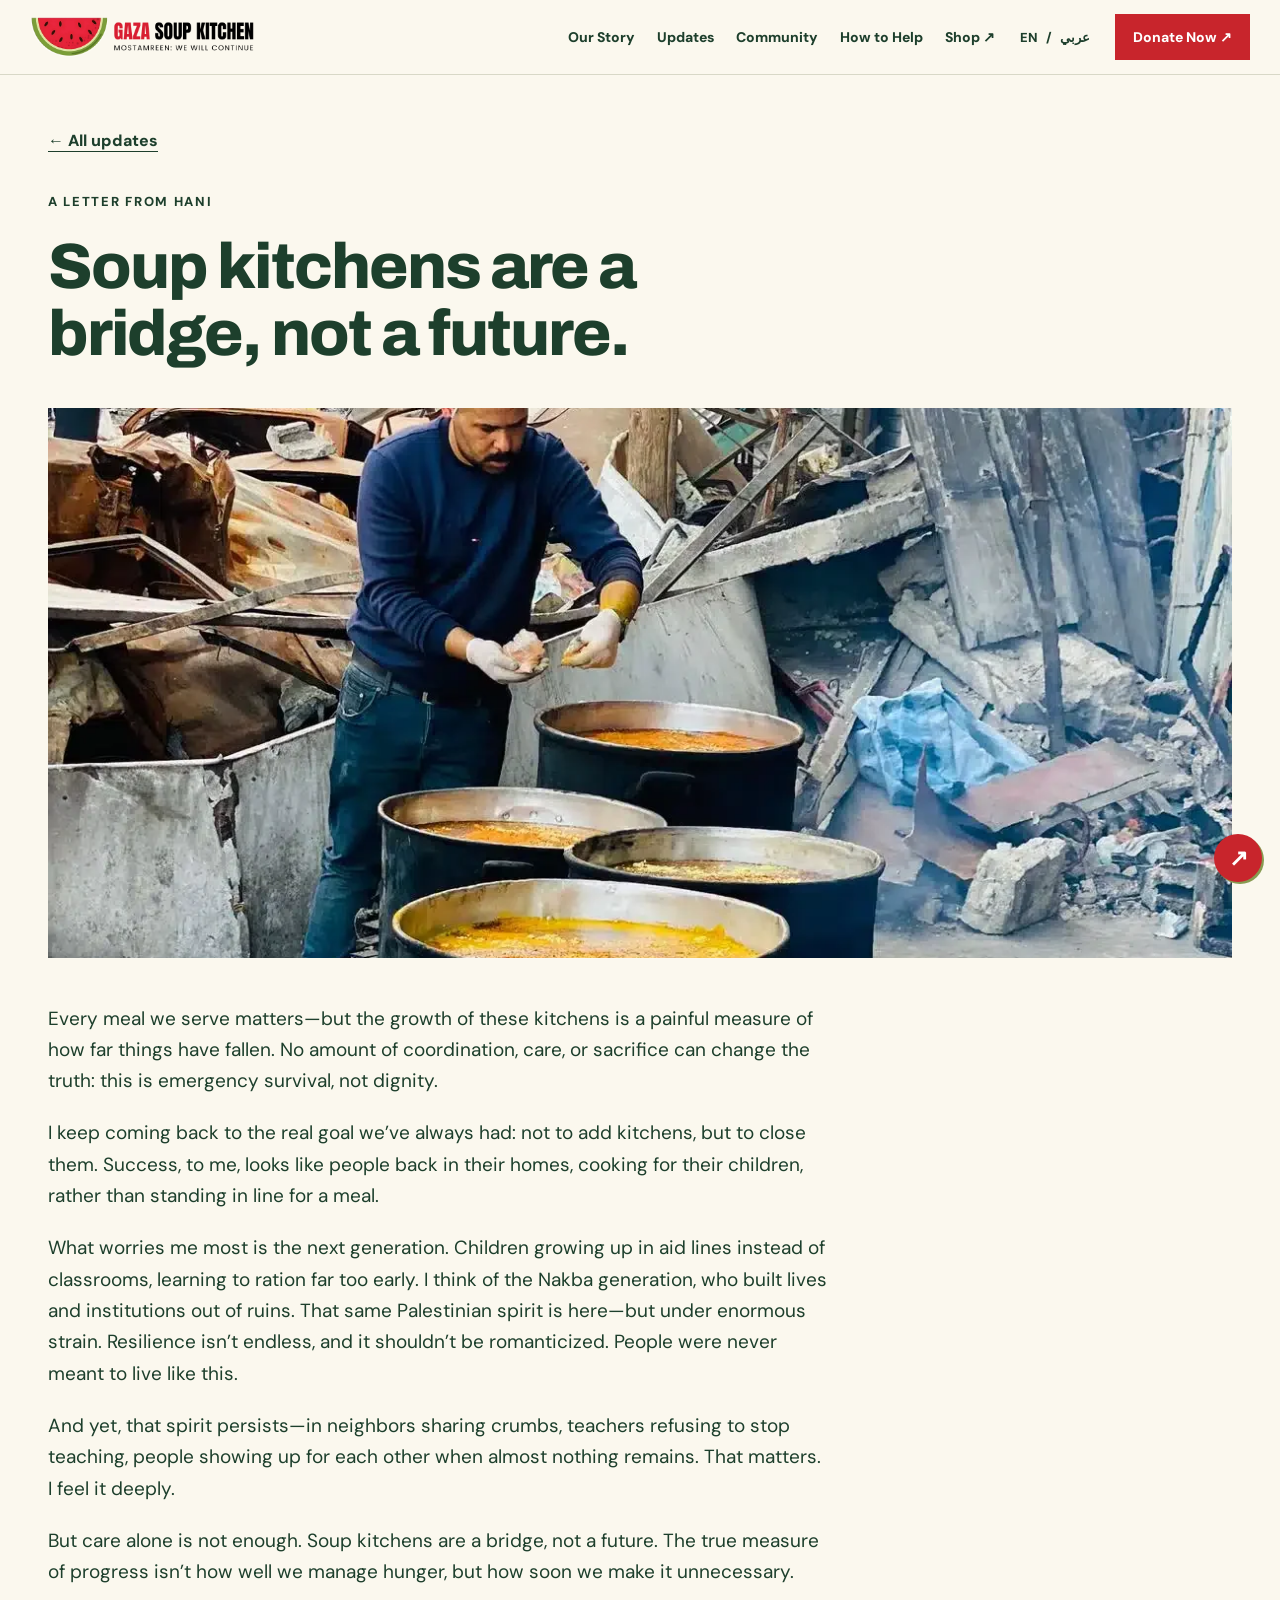
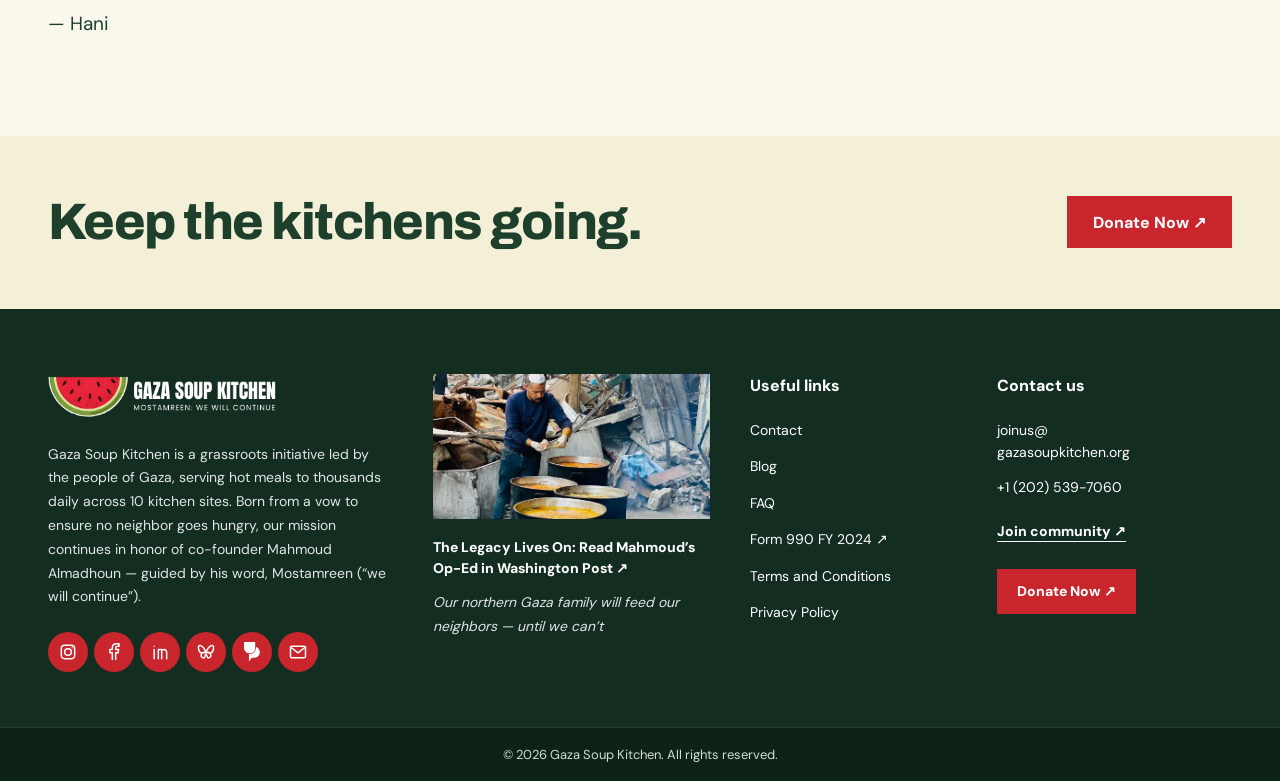
<file: full-site/a-letter-from-hani.html>
<!doctype html><html lang="en"><head><meta charset="utf-8"><meta name="viewport" content="width=device-width, initial-scale=1"><meta name="robots" content="noindex,nofollow"><meta name="description" content="A letter from Hani | Gaza Soup Kitchen"><title>A letter from Hani | Gaza Soup Kitchen</title><link rel="icon" type="image/svg+xml" href="assets/favicon-watermelon.svg"><link rel="preload" href="assets/archivo.woff2" as="font" type="font/woff2" crossorigin><link rel="stylesheet" href="homepage.css"><link rel="stylesheet" href="site.css"><link rel="stylesheet" href="inner.css"></head><body class="inner-page" data-page="a-letter-from-hani.html"><a class="skip-link" href="#main">Skip to content</a><header class="site-header"><div class="header-inner"><a class="brand" href="index.html" aria-label="Gaza Soup Kitchen home"><img src="assets/logo.png" width="190" height="37" alt="Gaza Soup Kitchen"></a><a class="mobile-donate" href="donate.html" aria-label="Donate to Gaza Soup Kitchen">Donate <span aria-hidden="true">↗</span></a><button class="menu-toggle" type="button" aria-expanded="false" aria-controls="main-nav" aria-label="Open menu"><svg aria-hidden="true" viewBox="0 0 24 24" width="24" height="24" fill="none" stroke="currentColor" stroke-width="2"><path d="M3 6h18M3 12h18M3 18h18"/></svg></button><nav id="main-nav" aria-label="Main menu"><a href="story.html">Our Story</a><a href="updates.html">Updates</a><a href="https://v2waatmqekakohiznlaj.app.clientclub.net/communities/groups/gaza-soup-kitchen" target="_blank" rel="noopener">Community</a><a href="help.html">How to Help</a><a href="https://safrapparel.com/collections/gaza-soup-kitchen-merch/Gaza" target="_blank" rel="noopener">Shop <span aria-hidden="true">↗</span></a><span class="language" aria-label="Language"><a href="?lang=en" data-language="en" lang="en">EN</a><span aria-hidden="true"> / </span><a href="?lang=ar" data-language="ar" lang="ar">عربي</a></span><a class="nav-donate" href="donate.html">Donate Now <span aria-hidden="true">↗</span></a></nav></div></header><main id="main"><article class="article-body wrap"><a class="text-link" href="updates.html">← All updates</a><p class="eyebrow" data-cms="a-letter-from-hani.copy.7c816c154218">A LETTER FROM HANI</p><h1>Soup kitchens are a bridge, not a future.</h1><img class="article-image" src="assets/hero-kitchen.webp" alt="Preparing meals at Gaza Soup Kitchen" data-cms-src="a-letter-from-hani.image.c7a2dd178cc9"><div class="reading"><p data-cms="a-letter-from-hani.copy.fa4814d22e8e">Every meal we serve matters—but the growth of these kitchens is a painful measure of how far things have fallen. No amount of coordination, care, or sacrifice can change the truth: this is emergency survival, not dignity.</p><p data-cms="a-letter-from-hani.copy.df96469bef56">I keep coming back to the real goal we’ve always had: not to add kitchens, but to close them. Success, to me, looks like people back in their homes, cooking for their children, rather than standing in line for a meal.</p><p data-cms="a-letter-from-hani.copy.cb1a6fe509d0">What worries me most is the next generation. Children growing up in aid lines instead of classrooms, learning to ration far too early. I think of the Nakba generation, who built lives and institutions out of ruins. That same Palestinian spirit is here—but under enormous strain. Resilience isn’t endless, and it shouldn’t be romanticized. People were never meant to live like this.</p><p data-cms="a-letter-from-hani.copy.0b1da0962d89">And yet, that spirit persists—in neighbors sharing crumbs, teachers refusing to stop teaching, people showing up for each other when almost nothing remains. That matters. I feel it deeply.</p><p data-cms="a-letter-from-hani.copy.b6115855badc">But care alone is not enough. Soup kitchens are a bridge, not a future. The true measure of progress isn’t how well we manage hunger, but how soon we make it unnecessary.</p><p data-cms="a-letter-from-hani.copy.111ab2d53bef">— Hani</p></div></article><section class="page-ask"><div class="wrap"><h2 data-cms="a-letter-from-hani.copy.302f76d1be9f">Keep the kitchens going.</h2><a class="btn red" href="donate.html">Donate Now ↗</a></div></section></main><footer class="footer"><div class="wrap footer-grid"><div class="footer-about"><a class="brand" href="index.html" aria-label="Gaza Soup Kitchen home"><img src="assets/logo-white.png" alt="Gaza Soup Kitchen" width="230" height="45"></a><p>Gaza Soup Kitchen is a grassroots initiative led by the people of Gaza, serving hot meals to thousands daily across 10 kitchen sites. Born from a vow to ensure no neighbor goes hungry, our mission continues in honor of co-founder Mahmoud Almadhoun — guided by his word, Mostamreen (“we will continue”).</p><div class="socials"><a href="https://www.instagram.com/gazasoupkitchen" target="_blank" rel="noopener" aria-label="Instagram"><span aria-hidden="true"><svg viewBox="0 0 24 24" width="19" height="19" fill="none" stroke="currentColor" stroke-width="1.8" stroke-linecap="round" stroke-linejoin="round"><rect x="4" y="4" width="16" height="16" rx="4"/><circle cx="12" cy="12" r="4"/><path d="M17 7h.01"/></svg></span><span>Instagram</span></a><a href="https://www.facebook.com/people/Gaza-Soup-Kitchen/61566140846121" target="_blank" rel="noopener" aria-label="Facebook"><span aria-hidden="true"><svg viewBox="0 0 24 24" width="19" height="19" fill="none" stroke="currentColor" stroke-width="1.8" stroke-linecap="round" stroke-linejoin="round"><path d="M14 21v-8h3l.5-4H14V7c0-1 1-2 2-2h2V2h-3c-3 0-5 2-5 5v2H7v4h3v8"/></svg></span><span>Facebook</span></a><a href="https://www.linkedin.com/company/gaza-soup-kitchen/" target="_blank" rel="noopener" aria-label="LinkedIn"><span aria-hidden="true"><svg viewBox="0 0 24 24" width="19" height="19" fill="none" stroke="currentColor" stroke-width="1.8" stroke-linecap="round" stroke-linejoin="round"><path d="M5 9v11M5 5v.1M10 20V9h4v2c1-3 6-3 6 2v7M14 12v8"/></svg></span><span>LinkedIn</span></a><a href="https://bsky.app/profile/gaza-soupkitchen.bsky.social" target="_blank" rel="noopener" aria-label="Bluesky"><span aria-hidden="true"><svg viewBox="0 0 24 24" width="19" height="19" fill="none" stroke="currentColor" stroke-width="1.8" stroke-linecap="round" stroke-linejoin="round"><path d="M12 12C8 3 2 2 3 8s4 6 9 4c-8 0-7 8-2 7l2-5 2 5c5 1 6-7-2-7 5 2 8 2 9-4s-5-5-9 4Z"/></svg></span><span>Bluesky</span></a><a href="https://share.upscrolled.com/en/user/7a1274da-83ce-4e38-a2a4-c4e4c1b47e31/" target="_blank" rel="noopener" aria-label="UpScrolled"><span aria-hidden="true"><img src="assets/upscrolled.svg" class="upscrolled-icon" alt="" aria-hidden="true"></span><span>UpScrolled</span></a><a href="mailto:joinus@gazasoupkitchen.org" target="_blank" rel="noopener" aria-label="Email"><span aria-hidden="true"><svg viewBox="0 0 24 24" width="19" height="19" fill="none" stroke="currentColor" stroke-width="1.8" stroke-linecap="round" stroke-linejoin="round"><rect x="3" y="5" width="18" height="14" rx="2"/><path d="m3 6 9 7 9-7"/></svg></span><span>Email</span></a></div></div><div class="footer-post"><a href="https://www.washingtonpost.com/opinions/2024/04/03/gaza-famine-family-soupkitchen/" target="_blank" rel="noopener"><img src="assets/hero-kitchen.webp" alt="Mahmoud cooking at Gaza Soup Kitchen" loading="lazy"><h3>The Legacy Lives On: Read Mahmoud’s Op-Ed in Washington Post ↗</h3><p>Our northern Gaza family will feed our neighbors — until we can’t</p></a></div><div class="footer-links"><h3>Useful links</h3><a href="contact.html">Contact</a><a href="updates.html">Blog</a><a href="faq.html">FAQ</a><a href="assets/form-990-2024.pdf" target="_blank" rel="noopener">Form 990 FY 2024 ↗</a><a href="terms.html">Terms and Conditions</a><a href="privacy.html">Privacy Policy</a></div><div class="footer-contact"><h3>Contact us</h3><a href="mailto:joinus@gazasoupkitchen.org">joinus@<br>gazasoupkitchen.org</a><a href="tel:+12025397060">+1 (202) 539-7060</a><a class="text-link footer-community" href="https://v2waatmqekakohiznlaj.app.clientclub.net/communities/groups/gaza-soup-kitchen" target="_blank" rel="noopener">Join community ↗</a><a class="btn red" href="donate.html">Donate Now ↗</a></div></div><div class="footer-bottom"><div class="wrap">© 2026 Gaza Soup Kitchen. All rights reserved.</div></div></footer><script src="site.js" defer></script><script src="interactions.js" defer></script><script src="static-review.js" defer></script></body></html>
</file>
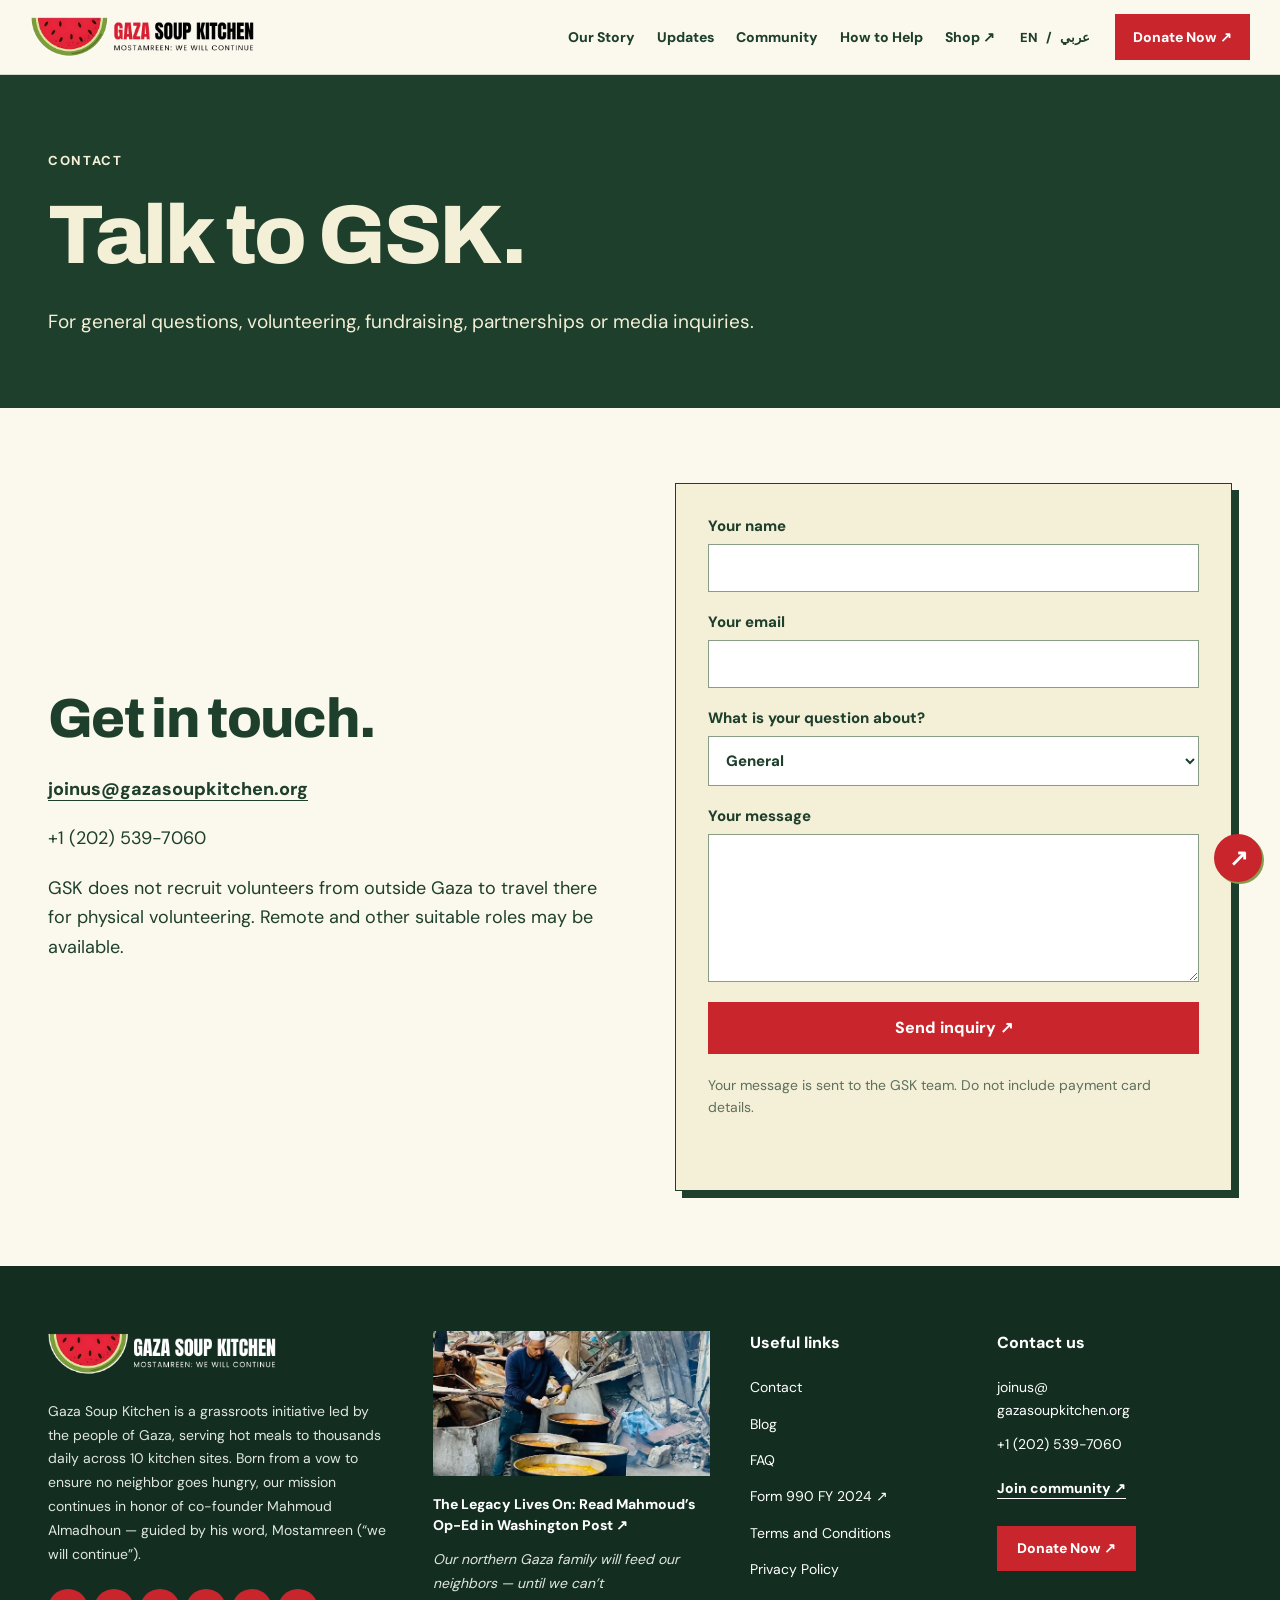
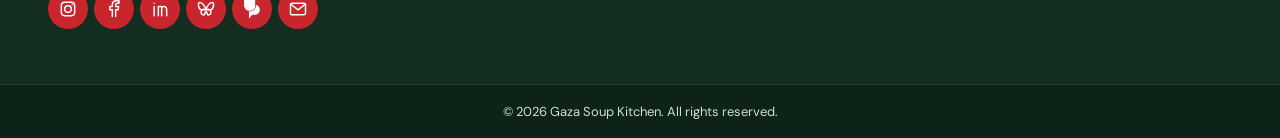
<file: full-site/contact.html>
<!doctype html><html lang="en"><head><meta charset="utf-8"><meta name="viewport" content="width=device-width, initial-scale=1"><meta name="robots" content="noindex,nofollow"><meta name="description" content="Contact | Gaza Soup Kitchen"><title>Contact | Gaza Soup Kitchen</title><link rel="icon" type="image/svg+xml" href="assets/favicon-watermelon.svg"><link rel="preload" href="assets/archivo.woff2" as="font" type="font/woff2" crossorigin><link rel="stylesheet" href="homepage.css"><link rel="stylesheet" href="site.css"><link rel="stylesheet" href="inner.css"></head><body class="inner-page" data-page="contact.html"><a class="skip-link" href="#main">Skip to content</a><header class="site-header"><div class="header-inner"><a class="brand" href="index.html" aria-label="Gaza Soup Kitchen home"><img src="assets/logo.png" width="190" height="37" alt="Gaza Soup Kitchen"></a><a class="mobile-donate" href="donate.html" aria-label="Donate to Gaza Soup Kitchen">Donate <span aria-hidden="true">↗</span></a><button class="menu-toggle" type="button" aria-expanded="false" aria-controls="main-nav" aria-label="Open menu"><svg aria-hidden="true" viewBox="0 0 24 24" width="24" height="24" fill="none" stroke="currentColor" stroke-width="2"><path d="M3 6h18M3 12h18M3 18h18"/></svg></button><nav id="main-nav" aria-label="Main menu"><a href="story.html">Our Story</a><a href="updates.html">Updates</a><a href="https://v2waatmqekakohiznlaj.app.clientclub.net/communities/groups/gaza-soup-kitchen" target="_blank" rel="noopener">Community</a><a href="help.html">How to Help</a><a href="https://safrapparel.com/collections/gaza-soup-kitchen-merch/Gaza" target="_blank" rel="noopener">Shop <span aria-hidden="true">↗</span></a><span class="language" aria-label="Language"><a href="?lang=en" data-language="en" lang="en">EN</a><span aria-hidden="true"> / </span><a href="?lang=ar" data-language="ar" lang="ar">عربي</a></span><a class="nav-donate" href="donate.html">Donate Now <span aria-hidden="true">↗</span></a></nav></div></header><main id="main"><section class="page-intro"><div class="wrap"><p class="eyebrow" data-cms="contact.copy.740fabb870d6">CONTACT</p><h1>Talk to GSK.</h1><p data-cms="contact.copy.6019d1af823f">For general questions, volunteering, fundraising, partnerships or media inquiries.</p></div></section><section class="content-section"><div class="wrap split"><div><h2 data-cms="contact.copy.64a62911841d">Get in touch.</h2><p><a class="text-link" href="mailto:joinus@gazasoupkitchen.org">joinus@gazasoupkitchen.org</a></p><p><a href="tel:+12025397060">+1 (202) 539-7060</a></p><p data-cms="contact.copy.034c9f3a5a19">GSK does not recruit volunteers from outside Gaza to travel there for physical volunteering. Remote and other suitable roles may be available.</p></div><form class="contact-form" data-inquiry data-server="true" action="contact-send.php" method="post"><!--CSRF--><div class="honey" aria-hidden="true"><label>Leave empty<input name="website" tabindex="-1" autocomplete="off"></label></div><label>Your name<input name="name" autocomplete="name" required maxlength="100"></label><label>Your email<input name="email" type="email" autocomplete="email" required maxlength="150"></label><label>What is your question about?<select name="category"><option>General</option><option>Volunteering</option><option>Fundraising</option><option>Partnership</option><option>Media</option><option>Donations</option></select></label><label>Your message<textarea name="message" required rows="6" maxlength="5000"></textarea></label><button class="btn red" type="submit">Send inquiry ↗</button><p class="form-note" data-cms="contact.copy.c925317f2b1a">Your message is sent to the GSK team. Do not include payment card details.</p><p data-form-status role="status"></p></form></div></section></main><footer class="footer"><div class="wrap footer-grid"><div class="footer-about"><a class="brand" href="index.html" aria-label="Gaza Soup Kitchen home"><img src="assets/logo-white.png" alt="Gaza Soup Kitchen" width="230" height="45"></a><p>Gaza Soup Kitchen is a grassroots initiative led by the people of Gaza, serving hot meals to thousands daily across 10 kitchen sites. Born from a vow to ensure no neighbor goes hungry, our mission continues in honor of co-founder Mahmoud Almadhoun — guided by his word, Mostamreen (“we will continue”).</p><div class="socials"><a href="https://www.instagram.com/gazasoupkitchen" target="_blank" rel="noopener" aria-label="Instagram"><span aria-hidden="true"><svg viewBox="0 0 24 24" width="19" height="19" fill="none" stroke="currentColor" stroke-width="1.8" stroke-linecap="round" stroke-linejoin="round"><rect x="4" y="4" width="16" height="16" rx="4"/><circle cx="12" cy="12" r="4"/><path d="M17 7h.01"/></svg></span><span>Instagram</span></a><a href="https://www.facebook.com/people/Gaza-Soup-Kitchen/61566140846121" target="_blank" rel="noopener" aria-label="Facebook"><span aria-hidden="true"><svg viewBox="0 0 24 24" width="19" height="19" fill="none" stroke="currentColor" stroke-width="1.8" stroke-linecap="round" stroke-linejoin="round"><path d="M14 21v-8h3l.5-4H14V7c0-1 1-2 2-2h2V2h-3c-3 0-5 2-5 5v2H7v4h3v8"/></svg></span><span>Facebook</span></a><a href="https://www.linkedin.com/company/gaza-soup-kitchen/" target="_blank" rel="noopener" aria-label="LinkedIn"><span aria-hidden="true"><svg viewBox="0 0 24 24" width="19" height="19" fill="none" stroke="currentColor" stroke-width="1.8" stroke-linecap="round" stroke-linejoin="round"><path d="M5 9v11M5 5v.1M10 20V9h4v2c1-3 6-3 6 2v7M14 12v8"/></svg></span><span>LinkedIn</span></a><a href="https://bsky.app/profile/gaza-soupkitchen.bsky.social" target="_blank" rel="noopener" aria-label="Bluesky"><span aria-hidden="true"><svg viewBox="0 0 24 24" width="19" height="19" fill="none" stroke="currentColor" stroke-width="1.8" stroke-linecap="round" stroke-linejoin="round"><path d="M12 12C8 3 2 2 3 8s4 6 9 4c-8 0-7 8-2 7l2-5 2 5c5 1 6-7-2-7 5 2 8 2 9-4s-5-5-9 4Z"/></svg></span><span>Bluesky</span></a><a href="https://share.upscrolled.com/en/user/7a1274da-83ce-4e38-a2a4-c4e4c1b47e31/" target="_blank" rel="noopener" aria-label="UpScrolled"><span aria-hidden="true"><img src="assets/upscrolled.svg" class="upscrolled-icon" alt="" aria-hidden="true"></span><span>UpScrolled</span></a><a href="mailto:joinus@gazasoupkitchen.org" target="_blank" rel="noopener" aria-label="Email"><span aria-hidden="true"><svg viewBox="0 0 24 24" width="19" height="19" fill="none" stroke="currentColor" stroke-width="1.8" stroke-linecap="round" stroke-linejoin="round"><rect x="3" y="5" width="18" height="14" rx="2"/><path d="m3 6 9 7 9-7"/></svg></span><span>Email</span></a></div></div><div class="footer-post"><a href="https://www.washingtonpost.com/opinions/2024/04/03/gaza-famine-family-soupkitchen/" target="_blank" rel="noopener"><img src="assets/hero-kitchen.webp" alt="Mahmoud cooking at Gaza Soup Kitchen" loading="lazy"><h3>The Legacy Lives On: Read Mahmoud’s Op-Ed in Washington Post ↗</h3><p>Our northern Gaza family will feed our neighbors — until we can’t</p></a></div><div class="footer-links"><h3>Useful links</h3><a href="contact.html">Contact</a><a href="updates.html">Blog</a><a href="faq.html">FAQ</a><a href="assets/form-990-2024.pdf" target="_blank" rel="noopener">Form 990 FY 2024 ↗</a><a href="terms.html">Terms and Conditions</a><a href="privacy.html">Privacy Policy</a></div><div class="footer-contact"><h3>Contact us</h3><a href="mailto:joinus@gazasoupkitchen.org">joinus@<br>gazasoupkitchen.org</a><a href="tel:+12025397060">+1 (202) 539-7060</a><a class="text-link footer-community" href="https://v2waatmqekakohiznlaj.app.clientclub.net/communities/groups/gaza-soup-kitchen" target="_blank" rel="noopener">Join community ↗</a><a class="btn red" href="donate.html">Donate Now ↗</a></div></div><div class="footer-bottom"><div class="wrap">© 2026 Gaza Soup Kitchen. All rights reserved.</div></div></footer><script src="site.js" defer></script><script src="interactions.js" defer></script><script src="static-review.js" defer></script></body></html>
</file>
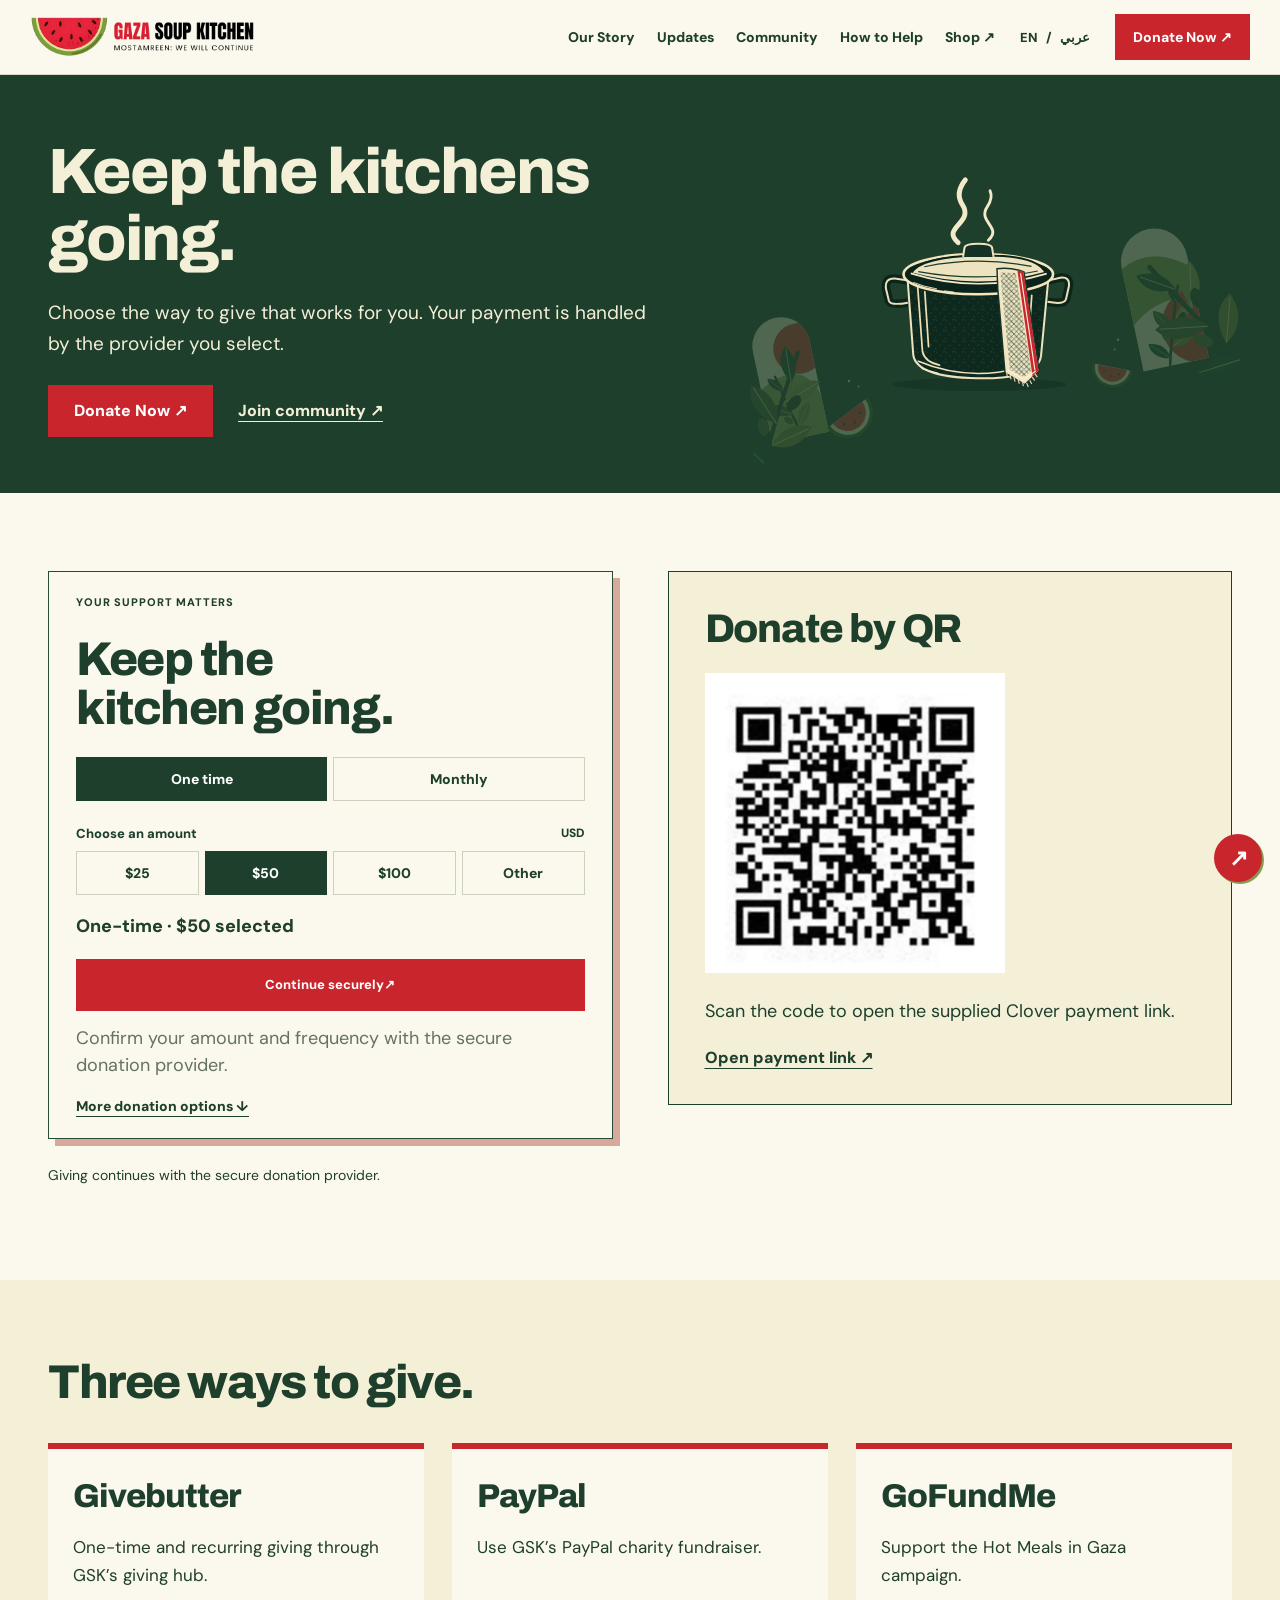
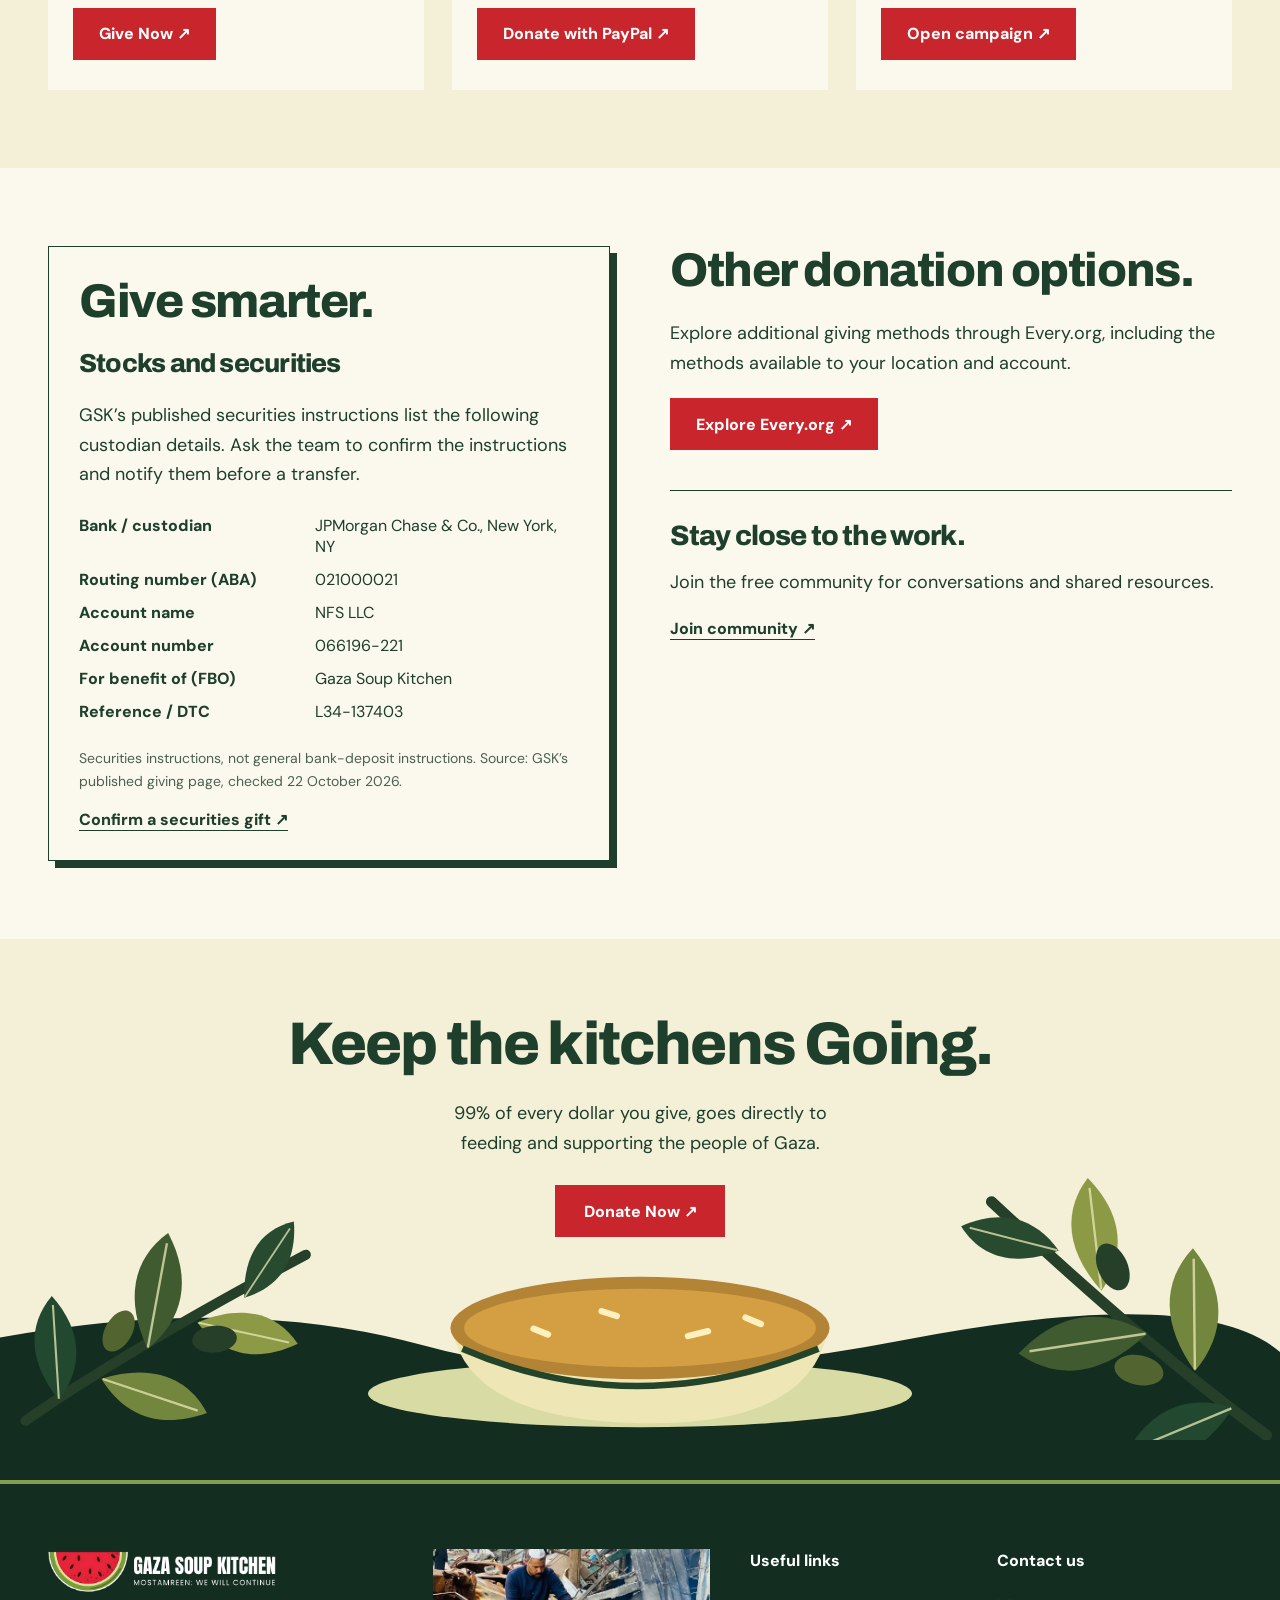
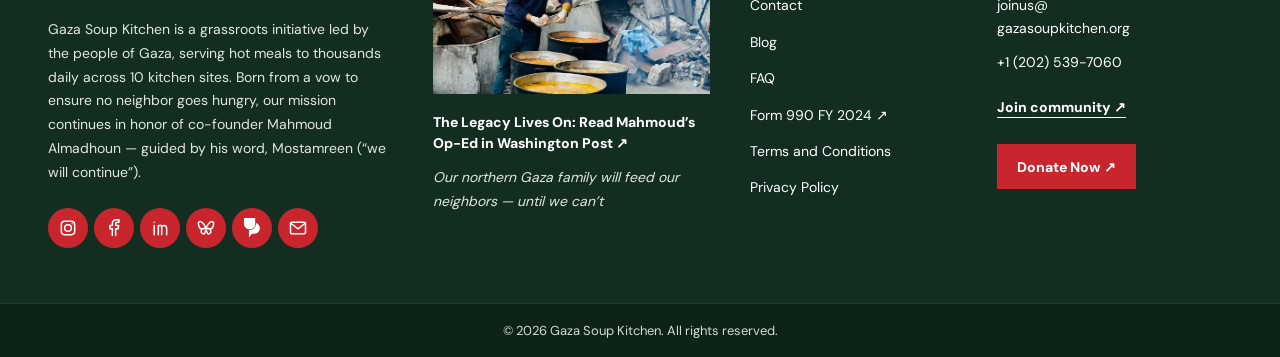
<file: full-site/donate.html>
<!doctype html><html lang="en"><head><meta charset="utf-8"><meta name="viewport" content="width=device-width, initial-scale=1"><meta name="robots" content="noindex,nofollow"><meta name="description" content="Donate directly through Givebutter, PayPal, GoFundMe or Every.org. Find bank and securities giving information."><title>Donate | Gaza Soup Kitchen</title><link rel="icon" type="image/svg+xml" href="assets/favicon-watermelon.svg"><link rel="preload" href="assets/archivo.woff2" as="font" type="font/woff2" crossorigin><link rel="stylesheet" href="homepage.css"><link rel="stylesheet" href="site.css"><link rel="stylesheet" href="inner.css"></head><body class="inner-page" data-page="donate.html"><a class="skip-link" href="#main">Skip to content</a><header class="site-header"><div class="header-inner"><a class="brand" href="index.html" aria-label="Gaza Soup Kitchen home"><img src="assets/logo.png" width="190" height="37" alt="Gaza Soup Kitchen"></a><a class="mobile-donate" href="donate.html" aria-label="Donate to Gaza Soup Kitchen">Donate <span aria-hidden="true">↗</span></a><button class="menu-toggle" type="button" aria-expanded="false" aria-controls="main-nav" aria-label="Open menu"><svg aria-hidden="true" viewBox="0 0 24 24" width="24" height="24" fill="none" stroke="currentColor" stroke-width="2"><path d="M3 6h18M3 12h18M3 18h18"/></svg></button><nav id="main-nav" aria-label="Main menu"><a href="story.html">Our Story</a><a href="updates.html">Updates</a><a href="https://v2waatmqekakohiznlaj.app.clientclub.net/communities/groups/gaza-soup-kitchen" target="_blank" rel="noopener">Community</a><a href="help.html">How to Help</a><a href="https://safrapparel.com/collections/gaza-soup-kitchen-merch/Gaza" target="_blank" rel="noopener">Shop <span aria-hidden="true">↗</span></a><span class="language" aria-label="Language"><a href="?lang=en" data-language="en" lang="en">EN</a><span aria-hidden="true"> / </span><a href="?lang=ar" data-language="ar" lang="ar">عربي</a></span><a class="nav-donate" href="donate.html">Donate Now <span aria-hidden="true">↗</span></a></nav></div></header><main id="main"><section class="inner-mast"><div class="wrap mast-grid"><div><h1 data-cms="donate.title">Keep the kitchens going.</h1><p data-cms="donate.intro">Choose the way to give that works for you. Your payment is handled by the provider you select.</p><div class="mast-links"><a class="btn red" href="donate.html">Donate Now ↗</a><a class="text-link" href="https://v2waatmqekakohiznlaj.app.clientclub.net/communities/groups/gaza-soup-kitchen" target="_blank" rel="noopener">Join community ↗</a></div></div><div class="mast-art" aria-hidden="true"><img src="assets/pot-print.svg" alt=""><img src="assets/olive-near.svg" alt=""></div></div></section><section class="chapter"><div class="wrap donation-top"><div class="donation-primary"><div class="gift-card" aria-label="Choose a donation"><div class="gift-eyebrow"><span>YOUR SUPPORT MATTERS</span></div><h2>Keep the<br>kitchen going.</h2><div class="frequency" role="group" aria-label="Donation frequency"><button class="selected" data-freq="One-time" type="button">One time</button><button data-freq="Monthly" type="button">Monthly</button></div><span class="amount-label">Choose an amount <small>USD</small></span><div class="amounts" role="group" aria-label="Donation amount"><button type="button" data-amount="25">$25</button><button type="button" class="selected" data-amount="50">$50</button><button type="button" data-amount="100">$100</button><button type="button" data-amount="other">Other</button></div><p class="gift-selection" aria-live="polite" data-cms="donate.copy.afabbc33065b">One-time · $50 selected</p><a class="gift-cta" href="https://givebutter.com/gaza-soup-kitchen" target="_blank" rel="noopener">Continue securely <span aria-hidden="true">↗</span></a><p class="gift-note" data-cms="donate.copy.feacd9d9eaa7">Confirm your amount and frequency with the secure donation provider.</p><a class="text-link gift-more" href="#more-options">More donation options ↓</a></div><div data-donation-embed></div><p class="provider-note" data-cms="donate.copy.68c0f26bc272">Giving continues with the secure donation provider.</p></div><article class="bank-panel"><h2 data-cms="donate.copy.7d34f10ed518">Donate by QR</h2><a href="https://link.clover.com/urlshortener/CQM3YP" target="_blank" rel="noopener" class="bank-qr-link"><img class="bank-qr" src="assets/bank-qr.webp" alt="Donation QR code supplied by Gaza Soup Kitchen" data-cms-src="donate.image.985ffad1fd89"></a><p data-cms="donate.copy.ed2ecf2de10c">Scan the code to open the supplied Clover payment link.</p><a class="text-link" href="https://link.clover.com/urlshortener/CQM3YP" target="_blank" rel="noopener">Open payment link ↗</a></article></div></section><section class="chapter cream-chapter" id="more-options"><div class="wrap"><h2 data-cms="donate.copy.b7e886f0f460">Three ways to give.</h2><div class="provider-grid"><article><h3 data-cms="donate.copy.6c500ca771dc">Givebutter</h3><p data-cms="donate.copy.52fbc2ab6564">One-time and recurring giving through GSK’s giving hub.</p><a class="btn red" href="https://givebutter.com/gaza-soup-kitchen" target="_blank" rel="noopener">Give Now ↗</a></article><article><h3 data-cms="donate.copy.559ef5544c82">PayPal</h3><p data-cms="donate.copy.d73108747a3b">Use GSK’s PayPal charity fundraiser.</p><a class="btn red" href="https://www.paypal.com/US/fundraiser/charity/5327477" target="_blank" rel="noopener">Donate with PayPal ↗</a></article><article><h3 data-cms="donate.copy.66de042dcb50">GoFundMe</h3><p data-cms="donate.copy.c31e66394f84">Support the Hot Meals in Gaza campaign.</p><a class="btn red" href="https://www.gofundme.com/f/Hot-meals-in-Gaza-daily" target="_blank" rel="noopener">Open campaign ↗</a></article></div></div></section><section class="chapter"><div class="wrap giving-options"><article class="stock-panel"><h2 data-cms="donate.copy.4ab836324d4c">Give smarter.</h2><h3 data-cms="donate.copy.b24f69dd476d">Stocks and securities</h3><p data-cms="donate.copy.994ee70d77b1">GSK’s published securities instructions list the following custodian details. Ask the team to confirm the instructions and notify them before a transfer.</p><dl><dt>Bank / custodian</dt><dd>JPMorgan Chase &amp; Co., New York, NY</dd><dt>Routing number (ABA)</dt><dd>021000021</dd><dt>Account name</dt><dd>NFS LLC</dd><dt>Account number</dt><dd>066196-221</dd><dt>For benefit of (FBO)</dt><dd>Gaza Soup Kitchen</dd><dt>Reference / DTC</dt><dd>L34-137403</dd></dl><p class="source-caption" data-cms="donate.copy.764a9744116c">Securities instructions, not general bank-deposit instructions. Source: GSK’s published giving page, checked 22 October 2026.</p><a class="text-link" href="mailto:joinus@gazasoupkitchen.org?subject=Securities%20donation">Confirm a securities gift ↗</a></article><article class="other-panel"><h2 data-cms="donate.copy.bfb3efe36d8d">Other donation options.</h2><p data-cms="donate.copy.dd36b8041b30">Explore additional giving methods through Every.org, including the methods available to your location and account.</p><a class="btn red" href="https://www.every.org/gaza-soup-kitchen?donateTo=gaza-soup-kitchen#/donate/card" target="_blank" rel="noopener">Explore Every.org ↗</a><div class="mini-join"><h3 data-cms="donate.copy.4406aec4224b">Stay close to the work.</h3><p data-cms="donate.copy.1e54e0cb9d32">Join the free community for conversations and shared resources.</p><a class="text-link" href="https://v2waatmqekakohiznlaj.app.clientclub.net/communities/groups/gaza-soup-kitchen" target="_blank" rel="noopener">Join community ↗</a></div></article></div></section><section class="closing" id="donate"><div class="wrap"><h2 data-cms="shared.cta.title">Keep the kitchens Going.</h2><p data-cms="shared.cta.text">99% of every dollar you give, goes directly to<br class="desktop-break"> feeding and supporting the people of Gaza.</p><a class="btn red" href="https://givebutter.com/gaza-soup-kitchen" target="_blank" rel="noopener">Donate Now ↗</a></div><div class="closing-art" aria-hidden="true"><img src="assets/olive-footer.svg" alt=""></div></section></main><footer class="footer"><div class="wrap footer-grid"><div class="footer-about"><a class="brand" href="index.html" aria-label="Gaza Soup Kitchen home"><img src="assets/logo-white.png" alt="Gaza Soup Kitchen" width="230" height="45"></a><p>Gaza Soup Kitchen is a grassroots initiative led by the people of Gaza, serving hot meals to thousands daily across 10 kitchen sites. Born from a vow to ensure no neighbor goes hungry, our mission continues in honor of co-founder Mahmoud Almadhoun — guided by his word, Mostamreen (“we will continue”).</p><div class="socials"><a href="https://www.instagram.com/gazasoupkitchen" target="_blank" rel="noopener" aria-label="Instagram"><span aria-hidden="true"><svg viewBox="0 0 24 24" width="19" height="19" fill="none" stroke="currentColor" stroke-width="1.8" stroke-linecap="round" stroke-linejoin="round"><rect x="4" y="4" width="16" height="16" rx="4"/><circle cx="12" cy="12" r="4"/><path d="M17 7h.01"/></svg></span><span>Instagram</span></a><a href="https://www.facebook.com/people/Gaza-Soup-Kitchen/61566140846121" target="_blank" rel="noopener" aria-label="Facebook"><span aria-hidden="true"><svg viewBox="0 0 24 24" width="19" height="19" fill="none" stroke="currentColor" stroke-width="1.8" stroke-linecap="round" stroke-linejoin="round"><path d="M14 21v-8h3l.5-4H14V7c0-1 1-2 2-2h2V2h-3c-3 0-5 2-5 5v2H7v4h3v8"/></svg></span><span>Facebook</span></a><a href="https://www.linkedin.com/company/gaza-soup-kitchen/" target="_blank" rel="noopener" aria-label="LinkedIn"><span aria-hidden="true"><svg viewBox="0 0 24 24" width="19" height="19" fill="none" stroke="currentColor" stroke-width="1.8" stroke-linecap="round" stroke-linejoin="round"><path d="M5 9v11M5 5v.1M10 20V9h4v2c1-3 6-3 6 2v7M14 12v8"/></svg></span><span>LinkedIn</span></a><a href="https://bsky.app/profile/gaza-soupkitchen.bsky.social" target="_blank" rel="noopener" aria-label="Bluesky"><span aria-hidden="true"><svg viewBox="0 0 24 24" width="19" height="19" fill="none" stroke="currentColor" stroke-width="1.8" stroke-linecap="round" stroke-linejoin="round"><path d="M12 12C8 3 2 2 3 8s4 6 9 4c-8 0-7 8-2 7l2-5 2 5c5 1 6-7-2-7 5 2 8 2 9-4s-5-5-9 4Z"/></svg></span><span>Bluesky</span></a><a href="https://share.upscrolled.com/en/user/7a1274da-83ce-4e38-a2a4-c4e4c1b47e31/" target="_blank" rel="noopener" aria-label="UpScrolled"><span aria-hidden="true"><img src="assets/upscrolled.svg" class="upscrolled-icon" alt="" aria-hidden="true"></span><span>UpScrolled</span></a><a href="mailto:joinus@gazasoupkitchen.org" target="_blank" rel="noopener" aria-label="Email"><span aria-hidden="true"><svg viewBox="0 0 24 24" width="19" height="19" fill="none" stroke="currentColor" stroke-width="1.8" stroke-linecap="round" stroke-linejoin="round"><rect x="3" y="5" width="18" height="14" rx="2"/><path d="m3 6 9 7 9-7"/></svg></span><span>Email</span></a></div></div><div class="footer-post"><a href="https://www.washingtonpost.com/opinions/2024/04/03/gaza-famine-family-soupkitchen/" target="_blank" rel="noopener"><img src="assets/hero-kitchen.webp" alt="Mahmoud cooking at Gaza Soup Kitchen" loading="lazy"><h3>The Legacy Lives On: Read Mahmoud’s Op-Ed in Washington Post ↗</h3><p>Our northern Gaza family will feed our neighbors — until we can’t</p></a></div><div class="footer-links"><h3>Useful links</h3><a href="contact.html">Contact</a><a href="updates.html">Blog</a><a href="faq.html">FAQ</a><a href="assets/form-990-2024.pdf" target="_blank" rel="noopener">Form 990 FY 2024 ↗</a><a href="terms.html">Terms and Conditions</a><a href="privacy.html">Privacy Policy</a></div><div class="footer-contact"><h3>Contact us</h3><a href="mailto:joinus@gazasoupkitchen.org">joinus@<br>gazasoupkitchen.org</a><a href="tel:+12025397060">+1 (202) 539-7060</a><a class="text-link footer-community" href="https://v2waatmqekakohiznlaj.app.clientclub.net/communities/groups/gaza-soup-kitchen" target="_blank" rel="noopener">Join community ↗</a><a class="btn red" href="donate.html">Donate Now ↗</a></div></div><div class="footer-bottom"><div class="wrap">© 2026 Gaza Soup Kitchen. All rights reserved.</div></div></footer><script src="site.js" defer></script><script src="interactions.js" defer></script><script src="static-review.js" defer></script></body></html>
</file>
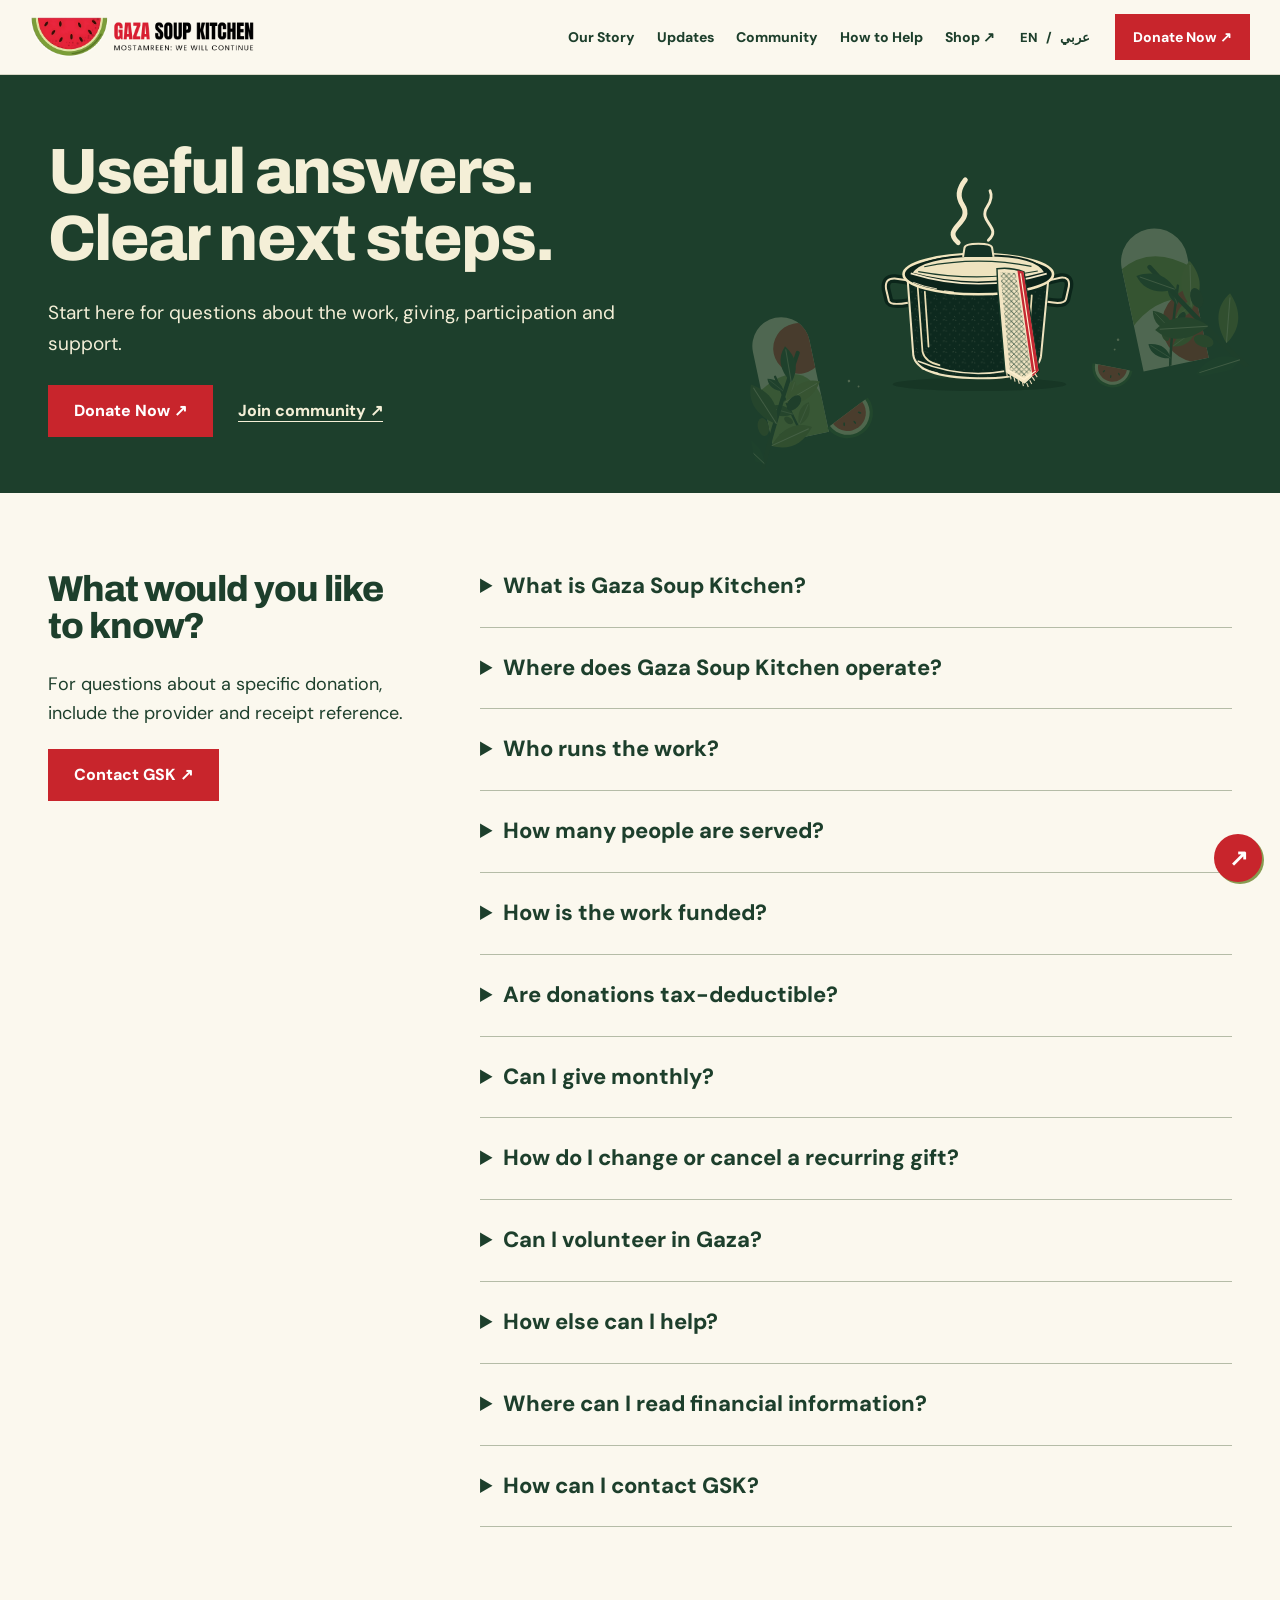
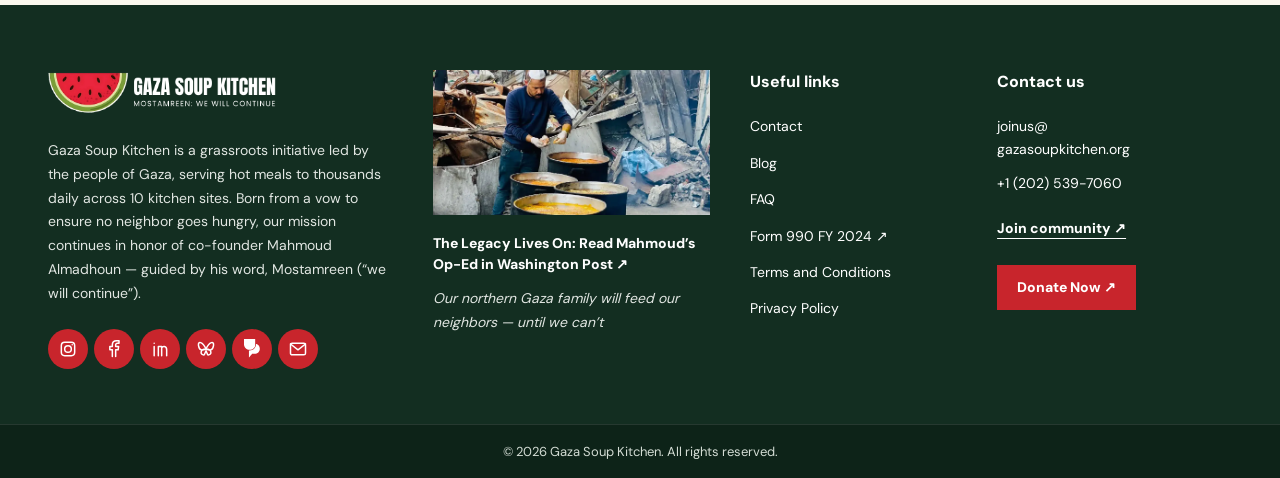
<file: full-site/faq.html>
<!doctype html><html lang="en"><head><meta charset="utf-8"><meta name="viewport" content="width=device-width, initial-scale=1"><meta name="robots" content="noindex,nofollow"><meta name="description" content="Answers about Gaza Soup Kitchen, donations, recurring gifts, volunteering and the toolkit."><title>FAQ | Gaza Soup Kitchen</title><link rel="icon" type="image/svg+xml" href="assets/favicon-watermelon.svg"><link rel="preload" href="assets/archivo.woff2" as="font" type="font/woff2" crossorigin><link rel="stylesheet" href="homepage.css"><link rel="stylesheet" href="site.css"><link rel="stylesheet" href="inner.css"></head><body class="inner-page" data-page="faq.html"><a class="skip-link" href="#main">Skip to content</a><header class="site-header"><div class="header-inner"><a class="brand" href="index.html" aria-label="Gaza Soup Kitchen home"><img src="assets/logo.png" width="190" height="37" alt="Gaza Soup Kitchen"></a><a class="mobile-donate" href="donate.html" aria-label="Donate to Gaza Soup Kitchen">Donate <span aria-hidden="true">↗</span></a><button class="menu-toggle" type="button" aria-expanded="false" aria-controls="main-nav" aria-label="Open menu"><svg aria-hidden="true" viewBox="0 0 24 24" width="24" height="24" fill="none" stroke="currentColor" stroke-width="2"><path d="M3 6h18M3 12h18M3 18h18"/></svg></button><nav id="main-nav" aria-label="Main menu"><a href="story.html">Our Story</a><a href="updates.html">Updates</a><a href="https://v2waatmqekakohiznlaj.app.clientclub.net/communities/groups/gaza-soup-kitchen" target="_blank" rel="noopener">Community</a><a href="help.html">How to Help</a><a href="https://safrapparel.com/collections/gaza-soup-kitchen-merch/Gaza" target="_blank" rel="noopener">Shop <span aria-hidden="true">↗</span></a><span class="language" aria-label="Language"><a href="?lang=en" data-language="en" lang="en">EN</a><span aria-hidden="true"> / </span><a href="?lang=ar" data-language="ar" lang="ar">عربي</a></span><a class="nav-donate" href="donate.html">Donate Now <span aria-hidden="true">↗</span></a></nav></div></header><main id="main"><section class="inner-mast"><div class="wrap mast-grid"><div><h1 data-cms="faq.title">Useful answers. Clear next steps.</h1><p data-cms="faq.intro">Start here for questions about the work, giving, participation and support.</p><div class="mast-links"><a class="btn red" href="donate.html">Donate Now ↗</a><a class="text-link" href="https://v2waatmqekakohiznlaj.app.clientclub.net/communities/groups/gaza-soup-kitchen" target="_blank" rel="noopener">Join community ↗</a></div></div><div class="mast-art" aria-hidden="true"><img src="assets/pot-print.svg" alt=""><img src="assets/olive-near.svg" alt=""></div></div></section><section class="chapter"><div class="wrap faq-layout"><aside><h2 data-cms="faq.copy.156d4f835c19">What would you like to know?</h2><p data-cms="faq.copy.d5193e457bae">For questions about a specific donation, include the provider and receipt reference.</p><a class="btn red" href="contact.html">Contact GSK ↗</a></aside><div class="faq-list"><details><summary>What is Gaza Soup Kitchen?</summary><p data-cms="faq.answer.0">Gaza Soup Kitchen is a grassroots Palestine NGO founded in early 2024 by brothers Hani and Mahmoud Almadhoun. Its mission is to provide hot meals and clean water to Palestinians in Gaza facing extreme food insecurity and risk of famine.</p></details><details><summary>Where does Gaza Soup Kitchen operate?</summary><p data-cms="faq.answer.1">The first kitchen began in Beit Lahia. Local teams work in communities across Gaza, adjusting to displacement, access, supplies and safety. Ingredients are sourced locally whenever possible.</p></details><details><summary>Who runs the work?</summary><p data-cms="faq.answer.2">Hani Almadhoun, supported by the local team of staff and volunteers in Gaza. Co-founder Mahmoud Almadhoun was killed in November 2024; his family and friends carry on his legacy.</p></details><details><summary>How many people are served?</summary><p data-cms="faq.answer.3">Numbers change with access, supplies, safety and the location of communities. Updates include figures from particular dates; an older total should not be read as today’s capacity.</p></details><details><summary>How is the work funded?</summary><p data-cms="faq.answer.4">Private donations support food, water, cooking fuel and essential operations. Use the donation options on this website to reach the selected payment provider directly.</p></details><details><summary>Are donations tax-deductible?</summary><p data-cms="faq.answer.5">GSK’s supplied organization information identifies a U.S. 501(c)(3) nonprofit, EIN 99-4047997. Tax treatment depends on the donor’s jurisdiction and circumstances. The payment provider issues the applicable receipt.</p></details><details><summary>Can I give monthly?</summary><p data-cms="faq.answer.6">Recurring options depend on the provider and campaign. Review the frequency and amount inside the secure checkout before completing your donation.</p></details><details><summary>How do I change or cancel a recurring gift?</summary><p data-cms="faq.answer.7">Use the donor account or management link from your payment provider. If you need help, contact joinus@gazasoupkitchen.org with the provider name and receipt reference. Never email full card details.</p></details><details><summary>Can I volunteer in Gaza?</summary><p data-cms="faq.answer.8">GSK does not recruit people from outside Gaza to travel there for physical volunteering. Ask about remote/digital and other suitable roles through Contact.</p></details><details><summary>How else can I help?</summary><p data-cms="faq.answer.9">Share official posts, use the toolkit’s editable templates, organize a fundraiser, shop or join the free community. See How to Help for direct links.</p></details><details><summary>Where can I read financial information?</summary><p data-cms="faq.answer.10">The Financial Information page links the FY 2024 Form 990. Financial documents remain separate from the toolkit.</p></details><details><summary>How can I contact GSK?</summary><p data-cms="faq.answer.11">Email joinus@gazasoupkitchen.org or call +1 (202) 539-7060. Choose a category in the Contact page to help route your inquiry.</p></details></div></div></section></main><footer class="footer"><div class="wrap footer-grid"><div class="footer-about"><a class="brand" href="index.html" aria-label="Gaza Soup Kitchen home"><img src="assets/logo-white.png" alt="Gaza Soup Kitchen" width="230" height="45"></a><p>Gaza Soup Kitchen is a grassroots initiative led by the people of Gaza, serving hot meals to thousands daily across 10 kitchen sites. Born from a vow to ensure no neighbor goes hungry, our mission continues in honor of co-founder Mahmoud Almadhoun — guided by his word, Mostamreen (“we will continue”).</p><div class="socials"><a href="https://www.instagram.com/gazasoupkitchen" target="_blank" rel="noopener" aria-label="Instagram"><span aria-hidden="true"><svg viewBox="0 0 24 24" width="19" height="19" fill="none" stroke="currentColor" stroke-width="1.8" stroke-linecap="round" stroke-linejoin="round"><rect x="4" y="4" width="16" height="16" rx="4"/><circle cx="12" cy="12" r="4"/><path d="M17 7h.01"/></svg></span><span>Instagram</span></a><a href="https://www.facebook.com/people/Gaza-Soup-Kitchen/61566140846121" target="_blank" rel="noopener" aria-label="Facebook"><span aria-hidden="true"><svg viewBox="0 0 24 24" width="19" height="19" fill="none" stroke="currentColor" stroke-width="1.8" stroke-linecap="round" stroke-linejoin="round"><path d="M14 21v-8h3l.5-4H14V7c0-1 1-2 2-2h2V2h-3c-3 0-5 2-5 5v2H7v4h3v8"/></svg></span><span>Facebook</span></a><a href="https://www.linkedin.com/company/gaza-soup-kitchen/" target="_blank" rel="noopener" aria-label="LinkedIn"><span aria-hidden="true"><svg viewBox="0 0 24 24" width="19" height="19" fill="none" stroke="currentColor" stroke-width="1.8" stroke-linecap="round" stroke-linejoin="round"><path d="M5 9v11M5 5v.1M10 20V9h4v2c1-3 6-3 6 2v7M14 12v8"/></svg></span><span>LinkedIn</span></a><a href="https://bsky.app/profile/gaza-soupkitchen.bsky.social" target="_blank" rel="noopener" aria-label="Bluesky"><span aria-hidden="true"><svg viewBox="0 0 24 24" width="19" height="19" fill="none" stroke="currentColor" stroke-width="1.8" stroke-linecap="round" stroke-linejoin="round"><path d="M12 12C8 3 2 2 3 8s4 6 9 4c-8 0-7 8-2 7l2-5 2 5c5 1 6-7-2-7 5 2 8 2 9-4s-5-5-9 4Z"/></svg></span><span>Bluesky</span></a><a href="https://share.upscrolled.com/en/user/7a1274da-83ce-4e38-a2a4-c4e4c1b47e31/" target="_blank" rel="noopener" aria-label="UpScrolled"><span aria-hidden="true"><img src="assets/upscrolled.svg" class="upscrolled-icon" alt="" aria-hidden="true"></span><span>UpScrolled</span></a><a href="mailto:joinus@gazasoupkitchen.org" target="_blank" rel="noopener" aria-label="Email"><span aria-hidden="true"><svg viewBox="0 0 24 24" width="19" height="19" fill="none" stroke="currentColor" stroke-width="1.8" stroke-linecap="round" stroke-linejoin="round"><rect x="3" y="5" width="18" height="14" rx="2"/><path d="m3 6 9 7 9-7"/></svg></span><span>Email</span></a></div></div><div class="footer-post"><a href="https://www.washingtonpost.com/opinions/2024/04/03/gaza-famine-family-soupkitchen/" target="_blank" rel="noopener"><img src="assets/hero-kitchen.webp" alt="Mahmoud cooking at Gaza Soup Kitchen" loading="lazy"><h3>The Legacy Lives On: Read Mahmoud’s Op-Ed in Washington Post ↗</h3><p>Our northern Gaza family will feed our neighbors — until we can’t</p></a></div><div class="footer-links"><h3>Useful links</h3><a href="contact.html">Contact</a><a href="updates.html">Blog</a><a href="faq.html">FAQ</a><a href="assets/form-990-2024.pdf" target="_blank" rel="noopener">Form 990 FY 2024 ↗</a><a href="terms.html">Terms and Conditions</a><a href="privacy.html">Privacy Policy</a></div><div class="footer-contact"><h3>Contact us</h3><a href="mailto:joinus@gazasoupkitchen.org">joinus@<br>gazasoupkitchen.org</a><a href="tel:+12025397060">+1 (202) 539-7060</a><a class="text-link footer-community" href="https://v2waatmqekakohiznlaj.app.clientclub.net/communities/groups/gaza-soup-kitchen" target="_blank" rel="noopener">Join community ↗</a><a class="btn red" href="donate.html">Donate Now ↗</a></div></div><div class="footer-bottom"><div class="wrap">© 2026 Gaza Soup Kitchen. All rights reserved.</div></div></footer><script src="site.js" defer></script><script src="interactions.js" defer></script><script src="static-review.js" defer></script></body></html>
</file>
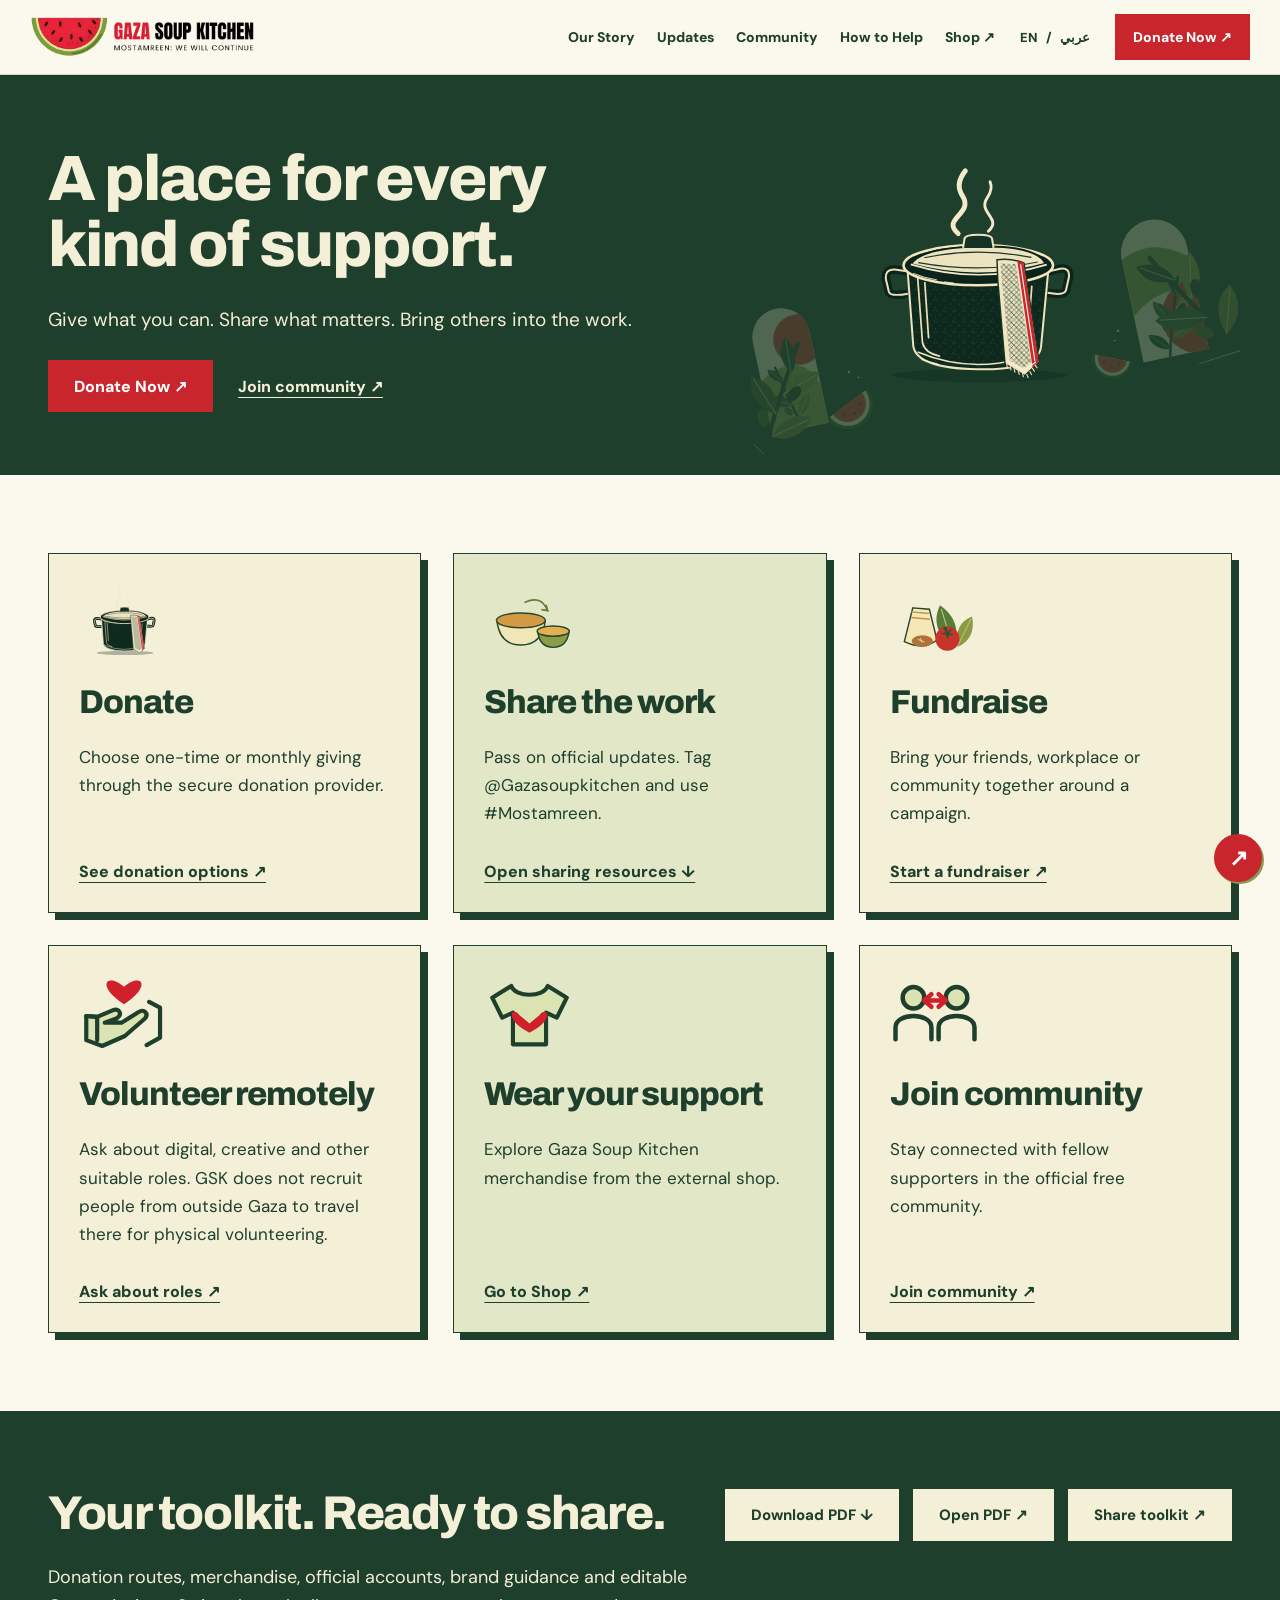
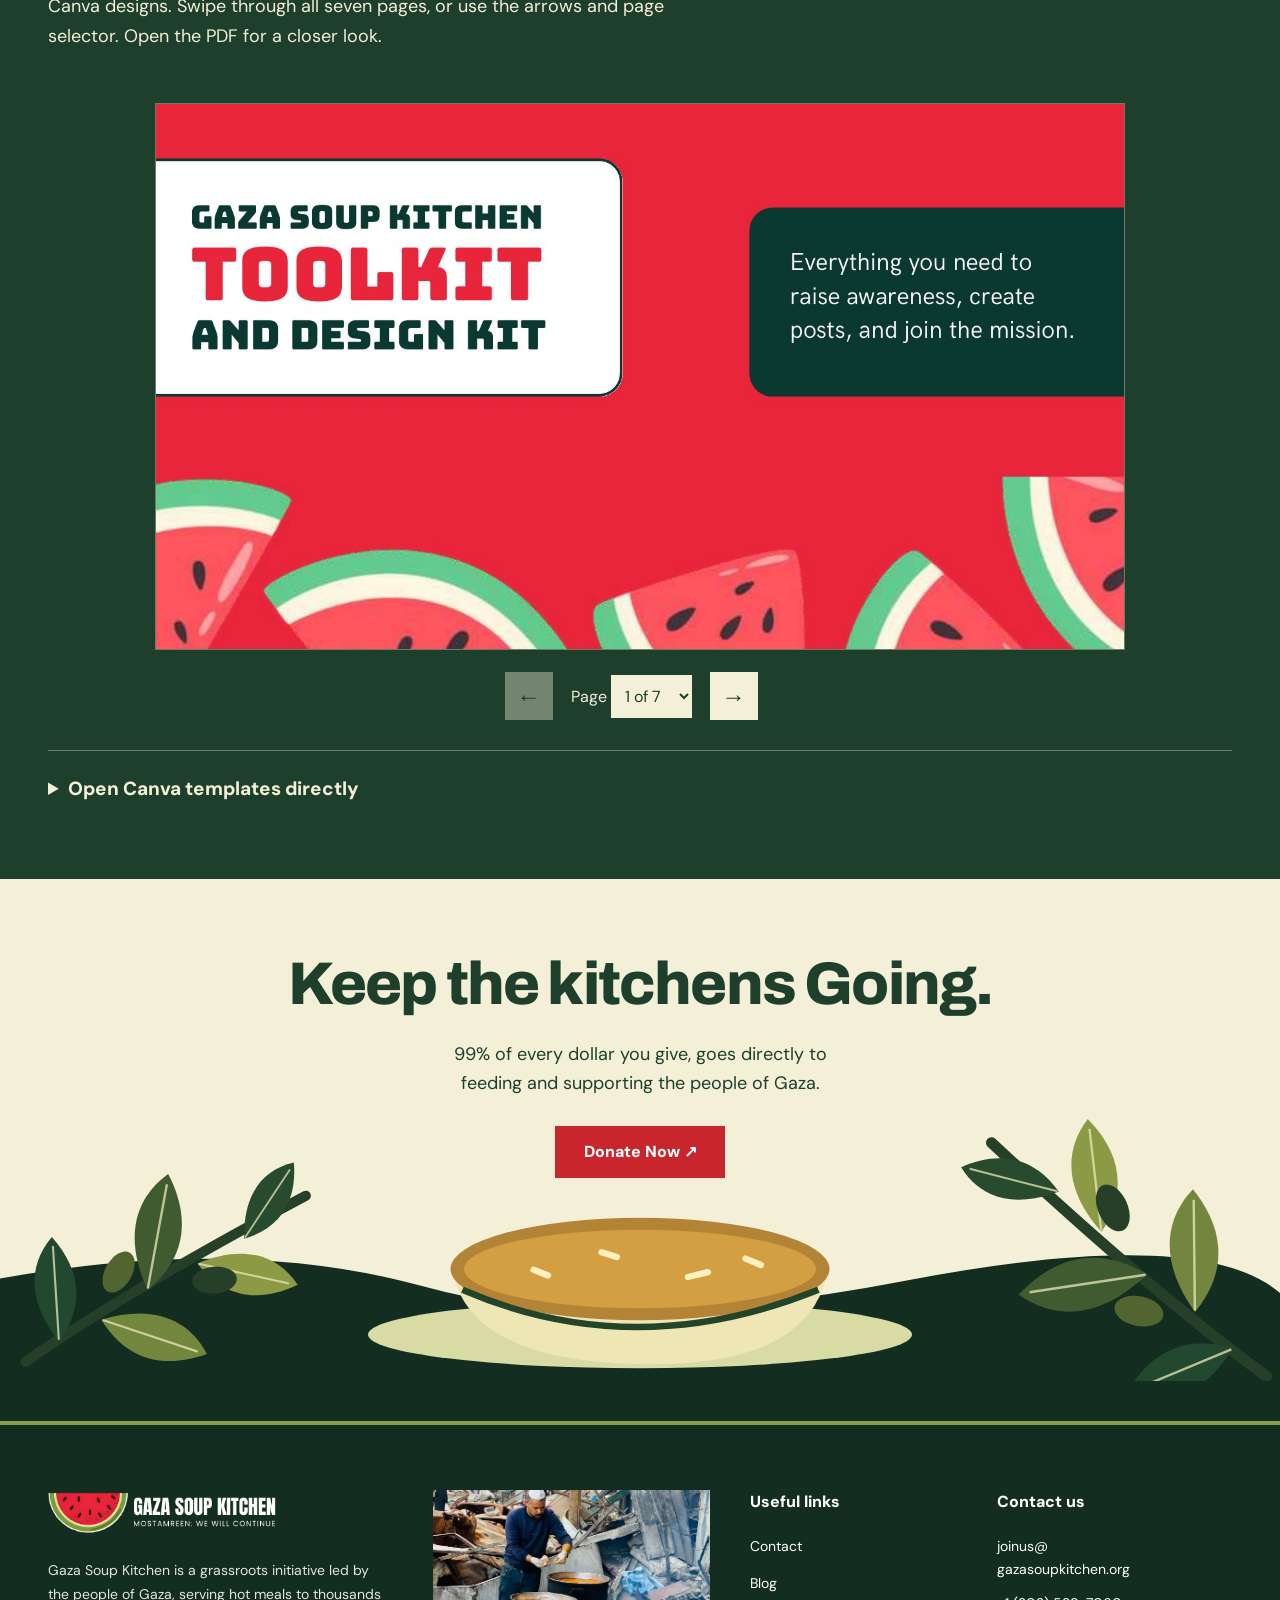
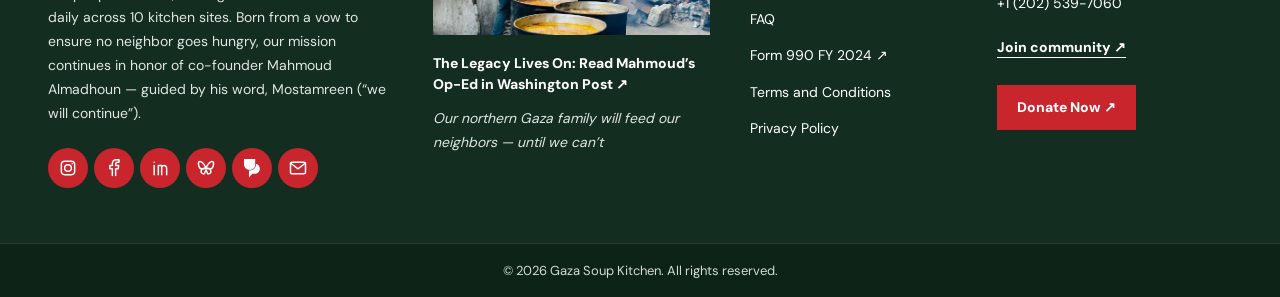
<file: full-site/help.html>
<!doctype html><html lang="en"><head><meta charset="utf-8"><meta name="viewport" content="width=device-width, initial-scale=1"><meta name="robots" content="noindex,nofollow"><meta name="description" content="Donate, share, fundraise, volunteer remotely, shop and join. Preview or download the complete GSK toolkit."><title>How to Help | Gaza Soup Kitchen</title><link rel="icon" type="image/svg+xml" href="assets/favicon-watermelon.svg"><link rel="preload" href="assets/archivo.woff2" as="font" type="font/woff2" crossorigin><link rel="stylesheet" href="homepage.css"><link rel="stylesheet" href="site.css"><link rel="stylesheet" href="inner.css"></head><body class="inner-page" data-page="help.html"><a class="skip-link" href="#main">Skip to content</a><header class="site-header"><div class="header-inner"><a class="brand" href="index.html" aria-label="Gaza Soup Kitchen home"><img src="assets/logo.png" width="190" height="37" alt="Gaza Soup Kitchen"></a><a class="mobile-donate" href="donate.html" aria-label="Donate to Gaza Soup Kitchen">Donate <span aria-hidden="true">↗</span></a><button class="menu-toggle" type="button" aria-expanded="false" aria-controls="main-nav" aria-label="Open menu"><svg aria-hidden="true" viewBox="0 0 24 24" width="24" height="24" fill="none" stroke="currentColor" stroke-width="2"><path d="M3 6h18M3 12h18M3 18h18"/></svg></button><nav id="main-nav" aria-label="Main menu"><a href="story.html">Our Story</a><a href="updates.html">Updates</a><a href="https://v2waatmqekakohiznlaj.app.clientclub.net/communities/groups/gaza-soup-kitchen" target="_blank" rel="noopener">Community</a><a href="help.html">How to Help</a><a href="https://safrapparel.com/collections/gaza-soup-kitchen-merch/Gaza" target="_blank" rel="noopener">Shop <span aria-hidden="true">↗</span></a><span class="language" aria-label="Language"><a href="?lang=en" data-language="en" lang="en">EN</a><span aria-hidden="true"> / </span><a href="?lang=ar" data-language="ar" lang="ar">عربي</a></span><a class="nav-donate" href="donate.html">Donate Now <span aria-hidden="true">↗</span></a></nav></div></header><main id="main"><section class="inner-mast"><div class="wrap mast-grid"><div><h1 data-cms="help.title">A place for every kind of support.</h1><p data-cms="help.intro">Give what you can. Share what matters. Bring others into the work.</p><div class="mast-links"><a class="btn red" href="donate.html">Donate Now ↗</a><a class="text-link" href="https://v2waatmqekakohiznlaj.app.clientclub.net/communities/groups/gaza-soup-kitchen" target="_blank" rel="noopener">Join community ↗</a></div></div><div class="mast-art" aria-hidden="true"><img src="assets/pot-print.svg" alt=""><img src="assets/olive-near.svg" alt=""></div></div></section><section class="chapter"><div class="wrap action-grid"><article class="action-tile tile-0"><img src="assets/pot-print.svg" alt="" aria-hidden="true"><h2 data-cms="help.action.0.title">Donate</h2><p data-cms="help.action.0.text">Choose one-time or monthly giving through the secure donation provider.</p><a class="text-link" href="donate.html">See donation options ↗</a></article><article class="action-tile tile-1"><img src="assets/share.svg" alt="" aria-hidden="true"><h2 data-cms="help.action.1.title">Share the work</h2><p data-cms="help.action.1.text">Pass on official updates. Tag @Gazasoupkitchen and use #Mostamreen.</p><a class="text-link" href="#guide">Open sharing resources ↓</a></article><article class="action-tile tile-2"><img src="assets/ingredients.svg" alt="" aria-hidden="true"><h2 data-cms="help.action.2.title">Fundraise</h2><p data-cms="help.action.2.text">Bring your friends, workplace or community together around a campaign.</p><a class="text-link" href="https://www.gofundme.com/f/Hot-meals-in-Gaza-daily" target="_blank" rel="noopener">Start a fundraiser ↗</a></article><article class="action-tile tile-3"><img src="assets/help-hands.svg" alt="" aria-hidden="true"><h2 data-cms="help.action.3.title">Volunteer remotely</h2><p data-cms="help.action.3.text">Ask about digital, creative and other suitable roles. GSK does not recruit people from outside Gaza to travel there for physical volunteering.</p><a class="text-link" href="contact.html?category=Volunteering">Ask about roles ↗</a></article><article class="action-tile tile-4"><img src="assets/support-shirt.svg" alt="" aria-hidden="true"><h2 data-cms="help.action.4.title">Wear your support</h2><p data-cms="help.action.4.text">Explore Gaza Soup Kitchen merchandise from the external shop.</p><a class="text-link" href="https://safrapparel.com/collections/gaza-soup-kitchen-merch/Gaza" target="_blank" rel="noopener">Go to Shop ↗</a></article><article class="action-tile tile-5"><img src="assets/community-people.svg" alt="" aria-hidden="true"><h2 data-cms="help.action.5.title">Join community</h2><p data-cms="help.action.5.text">Stay connected with fellow supporters in the official free community.</p><a class="text-link" href="https://v2waatmqekakohiznlaj.app.clientclub.net/communities/groups/gaza-soup-kitchen" target="_blank" rel="noopener">Join community ↗</a></article></div></section><section class="chapter green-chapter" id="guide"><div class="wrap"><div class="guide-top"><div><h2 data-cms="help.copy.04429c9a9169">Your toolkit. Ready to share.</h2><p class="measure" data-cms="help.copy.cbd3d110fd94">Donation routes, merchandise, official accounts, brand guidance and editable Canva designs. Swipe through all seven pages, or use the arrows and page selector. Open the PDF for a closer look.</p></div><div class="guide-actions"><a class="btn" href="assets/gsk-toolkit.pdf" download="GSK-Toolkit.pdf">Download PDF ↓</a><a class="btn" href="assets/gsk-toolkit.pdf" target="_blank" rel="noopener">Open PDF ↗</a><button class="btn" data-share-guide>Share toolkit ↗</button></div></div><div class="pdf-viewer" tabindex="0" aria-label="Seven-page GSK toolkit. Swipe or use arrow keys"><div class="pdf-rail"><figure class="pdf-page" aria-label="Toolkit page 1 of 7"><img src="assets/toolkit-1.jpg" alt="Toolkit page 1: Introduction" loading="lazy"><div class="pdf-hotspots"></div></figure><figure class="pdf-page" aria-label="Toolkit page 2 of 7"><img src="assets/toolkit-2.jpg" alt="Toolkit page 2: Donation options" loading="lazy"><div class="pdf-hotspots"><a href="https://givebutter.com/gaza-soup-kitchen" target="_blank" rel="noopener" aria-label="Open linked resource on toolkit page 2" style="left:6.475%;top:87.328%;width:21.510%;height:8.148%"></a><a href="https://www.gofundme.com/f/Hot-meals-in-Gaza-daily" target="_blank" rel="noopener" aria-label="Open linked resource on toolkit page 2" style="left:34.001%;top:87.328%;width:29.427%;height:8.148%"></a><a href="https://www.every.org/gaza-soup-kitchen?donateTo=gaza-soup-kitchen#/donate/card" target="_blank" rel="noopener" aria-label="Open linked resource on toolkit page 2" style="left:57.049%;top:46.477%;width:32.552%;height:8.148%"></a><a href="https://www.paypal.com/US/fundraiser/charity/5327477" target="_blank" rel="noopener" aria-label="Open linked resource on toolkit page 2" style="left:68.670%;top:88.467%;width:23.541%;height:7.037%"></a><a href="https://www.every.org/gaza-soup-kitchen?donateTo=gaza-soup-kitchen#/donate/card" target="_blank" rel="noopener" aria-label="Open linked resource on toolkit page 2" style="left:57.049%;top:22.961%;width:36.927%;height:19.352%"></a><a href="https://givebutter.com/gaza-soup-kitchen" target="_blank" rel="noopener" aria-label="Open linked resource on toolkit page 2" style="left:13.105%;top:89.526%;width:8.281%;height:4.352%"></a><a href="https://www.gofundme.com/f/Hot-meals-in-Gaza-daily" target="_blank" rel="noopener" aria-label="Open linked resource on toolkit page 2" style="left:40.936%;top:89.526%;width:15.573%;height:4.352%"></a><a href="https://www.every.org/gaza-soup-kitchen?donateTo=gaza-soup-kitchen#/donate/card" target="_blank" rel="noopener" aria-label="Open linked resource on toolkit page 2" style="left:60.992%;top:48.385%;width:24.687%;height:4.352%"></a><a href="https://www.paypal.com/US/fundraiser/charity/5327477" target="_blank" rel="noopener" aria-label="Open linked resource on toolkit page 2" style="left:75.152%;top:89.711%;width:10.573%;height:4.352%"></a></div></figure><figure class="pdf-page" aria-label="Toolkit page 3 of 7"><img src="assets/toolkit-3.jpg" alt="Toolkit page 3: Shop" loading="lazy"><div class="pdf-hotspots"><a href="https://safrapparel.com/collections/gaza-soup-kitchen-merch/Gaza" target="_blank" rel="noopener" aria-label="Open linked resource on toolkit page 3" style="left:45.273%;top:88.358%;width:9.740%;height:4.352%"></a></div></figure><figure class="pdf-page" aria-label="Toolkit page 4 of 7"><img src="assets/toolkit-4.jpg" alt="Toolkit page 4: Social sharing" loading="lazy"><div class="pdf-hotspots"><a href="https://www.linkedin.com/company/gaza-soup-kitchen/" target="_blank" rel="noopener" aria-label="Open linked resource on toolkit page 4" style="left:58.701%;top:42.092%;width:18.177%;height:11.574%"></a><a href="https://www.linkedin.com/company/gaza-soup-kitchen/" target="_blank" rel="noopener" aria-label="Open linked resource on toolkit page 4" style="left:61.432%;top:45.190%;width:12.708%;height:5.463%"></a><a href="https://www.instagram.com/gazasoupkitchen" target="_blank" rel="noopener" aria-label="Open linked resource on toolkit page 4" style="left:58.701%;top:70.519%;width:18.177%;height:11.574%"></a><a href="https://www.facebook.com/people/Gaza-Soup-Kitchen/61566140846121" target="_blank" rel="noopener" aria-label="Open linked resource on toolkit page 4" style="left:78.026%;top:56.583%;width:18.177%;height:11.574%"></a><a href="https://whatsapp.com/channel/0029VbBETwiHVvTjChMxYS0V" target="_blank" rel="noopener" aria-label="Open linked resource on toolkit page 4" style="left:78.026%;top:70.519%;width:18.177%;height:11.574%"></a><a href="https://chat.whatsapp.com/DDnGib4ssxQIuAvzzwLN9t?mode=wwt" target="_blank" rel="noopener" aria-label="Open linked resource on toolkit page 4" style="left:68.896%;top:84.455%;width:15.938%;height:11.574%"></a><a href="https://www.facebook.com/people/Gaza-Soup-Kitchen/61566140846121" target="_blank" rel="noopener" aria-label="Open linked resource on toolkit page 4" style="left:79.978%;top:60.059%;width:2.969%;height:5.278%"></a><a href="https://www.instagram.com/gazasoupkitchen" target="_blank" rel="noopener" aria-label="Open linked resource on toolkit page 4" style="left:60.823%;top:73.967%;width:2.812%;height:5.000%"></a><a href="https://bsky.app/profile/gaza-soupkitchen.bsky.social" target="_blank" rel="noopener" aria-label="Open linked resource on toolkit page 4" style="left:79.929%;top:74.390%;width:3.021%;height:5.370%"></a><a href="mailto:joinus@gazasoupkitchen.org" target="_blank" rel="noopener" aria-label="Open linked resource on toolkit page 4" style="left:70.562%;top:87.487%;width:3.073%;height:5.463%"></a><a href="https://www.facebook.com/people/Gaza-Soup-Kitchen/61566140846121" target="_blank" rel="noopener" aria-label="Open linked resource on toolkit page 4" style="left:83.728%;top:60.136%;width:10.365%;height:5.093%"></a><a href="https://bsky.app/profile/gaza-soupkitchen.bsky.social" target="_blank" rel="noopener" aria-label="Open linked resource on toolkit page 4" style="left:83.712%;top:73.921%;width:8.490%;height:5.093%"></a><a href="https://www.instagram.com/gazasoupkitchen" target="_blank" rel="noopener" aria-label="Open linked resource on toolkit page 4" style="left:64.415%;top:74.094%;width:9.635%;height:4.537%"></a></div></figure><figure class="pdf-page" aria-label="Toolkit page 5 of 7"><img src="assets/toolkit-5.jpg" alt="Toolkit page 5: Brand guidance and Canva templates" loading="lazy"><div class="pdf-hotspots"><a href="https://www.canva.com/design/DAG3oWn4a78/G2i_DlJx6XBRpMqpT-XQQg/view?utm_content=DAG3oWn4a78&amp;utm_campaign=designshare&amp;utm_medium=link&amp;utm_source=publishsharelink&amp;mode=preview" target="_blank" rel="noopener" aria-label="Open linked resource on toolkit page 5" style="left:55.238%;top:5.663%;width:21.823%;height:29.259%"></a><a href="https://www.canva.com/design/DAG3n0ills0/Xsxo00wHKs3Att8gDT6lwg/view?utm_content=DAG3n0ills0&amp;utm_campaign=designshare&amp;utm_medium=link&amp;utm_source=publishsharelink&amp;mode=preview" target="_blank" rel="noopener" aria-label="Open linked resource on toolkit page 5" style="left:3.636%;top:41.996%;width:21.667%;height:38.796%"></a><a href="https://www.canva.com/design/DAG3n_HH2EE/_fgwZxoR8Dxc4-Vbq9YOFQ/view?utm_content=DAG3n_HH2EE&amp;utm_campaign=designshare&amp;utm_medium=link&amp;utm_source=publishsharelink&amp;mode=preview" target="_blank" rel="noopener" aria-label="Open linked resource on toolkit page 5" style="left:27.316%;top:41.996%;width:21.667%;height:38.796%"></a><a href="https://www.canva.com/design/DAG3oWn4a78/G2i_DlJx6XBRpMqpT-XQQg/view?utm_content=DAG3oWn4a78&amp;utm_campaign=designshare&amp;utm_medium=link&amp;utm_source=publishsharelink&amp;mode=preview" target="_blank" rel="noopener" aria-label="Open linked resource on toolkit page 5" style="left:80.379%;top:23.038%;width:14.948%;height:6.759%"></a><a href="https://www.canva.com/design/DAG3n0ills0/Xsxo00wHKs3Att8gDT6lwg/view?utm_content=DAG3n0ills0&amp;utm_campaign=designshare&amp;utm_medium=link&amp;utm_source=publishsharelink&amp;mode=preview" target="_blank" rel="noopener" aria-label="Open linked resource on toolkit page 5" style="left:3.636%;top:84.242%;width:10.417%;height:6.018%"></a><a href="https://www.canva.com/design/DAG3n_HH2EE/_fgwZxoR8Dxc4-Vbq9YOFQ/view?utm_content=DAG3n_HH2EE&amp;utm_campaign=designshare&amp;utm_medium=link&amp;utm_source=publishsharelink&amp;mode=preview" target="_blank" rel="noopener" aria-label="Open linked resource on toolkit page 5" style="left:27.316%;top:84.242%;width:10.417%;height:6.018%"></a><a href="https://www.canva.com/design/DAG3nl7I-3k/CItLdFNoTw8yIcrCbf8QVA/view?utm_content=DAG3nl7I-3k&amp;utm_campaign=designshare&amp;utm_medium=link&amp;utm_source=publishsharelink&amp;mode=preview" target="_blank" rel="noopener" aria-label="Open linked resource on toolkit page 5" style="left:14.906%;top:84.242%;width:10.417%;height:6.018%"></a><a href="https://www.canva.com/design/DAG3nhXvbAo/EeqnFJTHNNUoxqDVsaa88w/view?utm_content=DAG3nhXvbAo&amp;utm_campaign=designshare&amp;utm_medium=link&amp;utm_source=publishsharelink&amp;mode=preview" target="_blank" rel="noopener" aria-label="Open linked resource on toolkit page 5" style="left:38.586%;top:84.242%;width:10.417%;height:6.018%"></a><a href="https://www.canva.com/design/DAG3n_rl0nk/pLXL7eSEZn4ORHDl5j3KQw/view?utm_content=DAG3n_rl0nk&amp;utm_campaign=designshare&amp;utm_medium=link&amp;utm_source=publishsharelink&amp;mode=preview" target="_blank" rel="noopener" aria-label="Open linked resource on toolkit page 5" style="left:50.996%;top:41.996%;width:21.667%;height:38.796%"></a><a href="https://www.canva.com/design/DAG3n_rl0nk/pLXL7eSEZn4ORHDl5j3KQw/view?utm_content=DAG3n_rl0nk&amp;utm_campaign=designshare&amp;utm_medium=link&amp;utm_source=publishsharelink&amp;mode=preview" target="_blank" rel="noopener" aria-label="Open linked resource on toolkit page 5" style="left:50.996%;top:84.242%;width:10.417%;height:6.018%"></a><a href="https://www.canva.com/design/DAG3nrivxPM/uh1gnN4gpxWKjNAFCGneRQ/view?utm_content=DAG3nrivxPM&amp;utm_campaign=designshare&amp;utm_medium=link&amp;utm_source=publishsharelink&amp;mode=preview" target="_blank" rel="noopener" aria-label="Open linked resource on toolkit page 5" style="left:62.265%;top:84.242%;width:10.416%;height:6.018%"></a><a href="https://www.canva.com/design/DAG3n2JyJ2M/m3FVk0SGnD8V79oKizFRzw/view?utm_content=DAG3n2JyJ2M&amp;utm_campaign=designshare&amp;utm_medium=link&amp;utm_source=publishsharelink&amp;mode=preview" target="_blank" rel="noopener" aria-label="Open linked resource on toolkit page 5" style="left:74.676%;top:41.996%;width:21.667%;height:38.796%"></a><a href="https://www.canva.com/design/DAG3n2JyJ2M/m3FVk0SGnD8V79oKizFRzw/view?utm_content=DAG3n2JyJ2M&amp;utm_campaign=designshare&amp;utm_medium=link&amp;utm_source=publishsharelink&amp;mode=preview" target="_blank" rel="noopener" aria-label="Open linked resource on toolkit page 5" style="left:74.676%;top:84.242%;width:10.417%;height:6.018%"></a><a href="https://www.canva.com/design/DAG3nk_HEFA/Fje0QfrvWkMtDRB710O2Ww/view?utm_content=DAG3nk_HEFA&amp;utm_campaign=designshare&amp;utm_medium=link&amp;utm_source=publishsharelink&amp;mode=preview" target="_blank" rel="noopener" aria-label="Open linked resource on toolkit page 5" style="left:85.945%;top:84.242%;width:10.417%;height:6.018%"></a><a href="https://www.canva.com/design/DAG3oWn4a78/G2i_DlJx6XBRpMqpT-XQQg/view?utm_content=DAG3oWn4a78&amp;utm_campaign=designshare&amp;utm_medium=link&amp;utm_source=publishsharelink&amp;mode=preview" target="_blank" rel="noopener" aria-label="Open linked resource on toolkit page 5" style="left:84.181%;top:24.732%;width:7.292%;height:3.611%"></a><a href="https://www.canva.com/design/DAG3n0ills0/Xsxo00wHKs3Att8gDT6lwg/view?utm_content=DAG3n0ills0&amp;utm_campaign=designshare&amp;utm_medium=link&amp;utm_source=publishsharelink&amp;mode=preview" target="_blank" rel="noopener" aria-label="Open linked resource on toolkit page 5" style="left:7.230%;top:85.402%;width:3.229%;height:3.704%"></a><a href="https://www.canva.com/design/DAG3n_HH2EE/_fgwZxoR8Dxc4-Vbq9YOFQ/view?utm_content=DAG3n_HH2EE&amp;utm_campaign=designshare&amp;utm_medium=link&amp;utm_source=publishsharelink&amp;mode=preview" target="_blank" rel="noopener" aria-label="Open linked resource on toolkit page 5" style="left:30.910%;top:85.397%;width:3.229%;height:3.704%"></a><a href="https://www.canva.com/design/DAG3n0ills0/Xsxo00wHKs3Att8gDT6lwg/view?utm_content=DAG3n0ills0&amp;utm_campaign=designshare&amp;utm_medium=link&amp;utm_source=publishsharelink&amp;mode=preview" target="_blank" rel="noopener" aria-label="Open linked resource on toolkit page 5" style="left:18.135%;top:85.397%;width:3.958%;height:3.704%"></a><a href="https://www.canva.com/design/DAG3nhXvbAo/EeqnFJTHNNUoxqDVsaa88w/view?utm_content=DAG3nhXvbAo&amp;utm_campaign=designshare&amp;utm_medium=link&amp;utm_source=publishsharelink&amp;mode=preview" target="_blank" rel="noopener" aria-label="Open linked resource on toolkit page 5" style="left:41.815%;top:85.397%;width:3.958%;height:3.704%"></a><a href="https://www.canva.com/design/DAG3n_rl0nk/pLXL7eSEZn4ORHDl5j3KQw/view?utm_content=DAG3n_rl0nk&amp;utm_campaign=designshare&amp;utm_medium=link&amp;utm_source=publishsharelink&amp;mode=preview" target="_blank" rel="noopener" aria-label="Open linked resource on toolkit page 5" style="left:54.590%;top:85.397%;width:3.229%;height:3.704%"></a><a href="https://www.canva.com/design/DAG3nrivxPM/uh1gnN4gpxWKjNAFCGneRQ/view?utm_content=DAG3nrivxPM&amp;utm_campaign=designshare&amp;utm_medium=link&amp;utm_source=publishsharelink&amp;mode=preview" target="_blank" rel="noopener" aria-label="Open linked resource on toolkit page 5" style="left:65.495%;top:85.397%;width:3.958%;height:3.704%"></a><a href="https://www.canva.com/design/DAG3n2JyJ2M/m3FVk0SGnD8V79oKizFRzw/view?utm_content=DAG3n2JyJ2M&amp;utm_campaign=designshare&amp;utm_medium=link&amp;utm_source=publishsharelink&amp;mode=preview" target="_blank" rel="noopener" aria-label="Open linked resource on toolkit page 5" style="left:78.269%;top:85.397%;width:3.229%;height:3.704%"></a><a href="https://www.canva.com/design/DAG3nk_HEFA/Fje0QfrvWkMtDRB710O2Ww/view?utm_content=DAG3nk_HEFA&amp;utm_campaign=designshare&amp;utm_medium=link&amp;utm_source=publishsharelink&amp;mode=preview" target="_blank" rel="noopener" aria-label="Open linked resource on toolkit page 5" style="left:89.174%;top:85.397%;width:3.958%;height:3.704%"></a></div></figure><figure class="pdf-page" aria-label="Toolkit page 6 of 7"><img src="assets/toolkit-6.jpg" alt="Toolkit page 6: More Canva templates" loading="lazy"><div class="pdf-hotspots"><a href="https://www.canva.com/design/DAG3n5HXt5s/KDnb5TbBl23bgdMNwxNP_Q/view?utm_content=DAG3n5HXt5s&amp;utm_campaign=designshare&amp;utm_medium=link&amp;utm_source=publishsharelink&amp;mode=preview" target="_blank" rel="noopener" aria-label="Open linked resource on toolkit page 6" style="left:5.384%;top:3.207%;width:20.000%;height:35.741%"></a><a href="https://www.canva.com/design/DAG3n6k6aXs/QxrGwxk1xoVOYKxb88IKMw/view?utm_content=DAG3n6k6aXs&amp;utm_campaign=designshare&amp;utm_medium=link&amp;utm_source=publishsharelink&amp;mode=preview" target="_blank" rel="noopener" aria-label="Open linked resource on toolkit page 6" style="left:28.249%;top:3.207%;width:20.000%;height:35.741%"></a><a href="https://www.canva.com/design/DAG3n5HXt5s/KDnb5TbBl23bgdMNwxNP_Q/view?utm_content=DAG3n5HXt5s&amp;utm_campaign=designshare&amp;utm_medium=link&amp;utm_source=publishsharelink&amp;mode=preview" target="_blank" rel="noopener" aria-label="Open linked resource on toolkit page 6" style="left:5.384%;top:40.846%;width:9.635%;height:5.185%"></a><a href="https://www.canva.com/design/DAG3nyearIA/KxH0avXIPNjni9rWIvX00Q/view?utm_content=DAG3nyearIA&amp;utm_campaign=designshare&amp;utm_medium=link&amp;utm_source=publishsharelink&amp;mode=preview" target="_blank" rel="noopener" aria-label="Open linked resource on toolkit page 6" style="left:5.384%;top:89.171%;width:9.635%;height:5.093%"></a><a href="https://www.canva.com/design/DAG3n6k6aXs/QxrGwxk1xoVOYKxb88IKMw/view?utm_content=DAG3n6k6aXs&amp;utm_campaign=designshare&amp;utm_medium=link&amp;utm_source=publishsharelink&amp;mode=preview" target="_blank" rel="noopener" aria-label="Open linked resource on toolkit page 6" style="left:28.249%;top:40.846%;width:9.635%;height:5.185%"></a><a href="https://www.canva.com/design/DAG3n6AztVM/lKvROFcPPdXV3hcHL86YeA/view?utm_content=DAG3n6AztVM&amp;utm_campaign=designshare&amp;utm_medium=link&amp;utm_source=publishsharelink&amp;mode=preview" target="_blank" rel="noopener" aria-label="Open linked resource on toolkit page 6" style="left:28.249%;top:89.171%;width:9.635%;height:5.093%"></a><a href="https://www.canva.com/design/DAG3nm-D7fQ/qQ6vWyKRvohzWnr9y5w0Cg/view?utm_content=DAG3nm-D7fQ&amp;utm_campaign=designshare&amp;utm_medium=link&amp;utm_source=publishsharelink&amp;mode=preview" target="_blank" rel="noopener" aria-label="Open linked resource on toolkit page 6" style="left:15.780%;top:40.846%;width:9.635%;height:5.185%"></a><a href="https://www.canva.com/design/DAG3njWsp0I/UaFx0iHTPlNlAsi97FuYRg/view?utm_content=DAG3njWsp0I&amp;utm_campaign=designshare&amp;utm_medium=link&amp;utm_source=publishsharelink&amp;mode=preview" target="_blank" rel="noopener" aria-label="Open linked resource on toolkit page 6" style="left:15.780%;top:89.171%;width:9.635%;height:5.093%"></a><a href="https://www.canva.com/design/DAG3ntIAkz8/JtBzcqY-OYnFibvPD1KZjQ/view?utm_content=DAG3ntIAkz8&amp;utm_campaign=designshare&amp;utm_medium=link&amp;utm_source=publishsharelink&amp;mode=preview" target="_blank" rel="noopener" aria-label="Open linked resource on toolkit page 6" style="left:38.644%;top:40.846%;width:9.635%;height:5.185%"></a><a href="https://www.canva.com/design/DAG3nl1ezOA/oBxJpQjcOs5Xit28BUMhYQ/view?utm_content=DAG3nl1ezOA&amp;utm_campaign=designshare&amp;utm_medium=link&amp;utm_source=publishsharelink&amp;mode=preview" target="_blank" rel="noopener" aria-label="Open linked resource on toolkit page 6" style="left:38.644%;top:89.171%;width:9.635%;height:5.093%"></a><a href="https://www.canva.com/design/DAG3n5HXt5s/KDnb5TbBl23bgdMNwxNP_Q/view?utm_content=DAG3n5HXt5s&amp;utm_campaign=designshare&amp;utm_medium=link&amp;utm_source=publishsharelink&amp;mode=preview" target="_blank" rel="noopener" aria-label="Open linked resource on toolkit page 6" style="left:8.561%;top:41.361%;width:3.229%;height:3.704%"></a><a href="https://www.canva.com/design/DAG3nyearIA/KxH0avXIPNjni9rWIvX00Q/view?utm_content=DAG3nyearIA&amp;utm_campaign=designshare&amp;utm_medium=link&amp;utm_source=publishsharelink&amp;mode=preview" target="_blank" rel="noopener" aria-label="Open linked resource on toolkit page 6" style="left:8.561%;top:89.685%;width:3.229%;height:3.704%"></a><a href="https://www.canva.com/design/DAG3n6k6aXs/QxrGwxk1xoVOYKxb88IKMw/view?utm_content=DAG3n6k6aXs&amp;utm_campaign=designshare&amp;utm_medium=link&amp;utm_source=publishsharelink&amp;mode=preview" target="_blank" rel="noopener" aria-label="Open linked resource on toolkit page 6" style="left:31.426%;top:41.361%;width:3.229%;height:3.704%"></a><a href="https://www.canva.com/design/DAG3n6AztVM/lKvROFcPPdXV3hcHL86YeA/view?utm_content=DAG3n6AztVM&amp;utm_campaign=designshare&amp;utm_medium=link&amp;utm_source=publishsharelink&amp;mode=preview" target="_blank" rel="noopener" aria-label="Open linked resource on toolkit page 6" style="left:31.426%;top:89.685%;width:3.229%;height:3.704%"></a><a href="https://www.canva.com/design/DAG3nm-D7fQ/qQ6vWyKRvohzWnr9y5w0Cg/view?utm_content=DAG3nm-D7fQ&amp;utm_campaign=designshare&amp;utm_medium=link&amp;utm_source=publishsharelink&amp;mode=preview" target="_blank" rel="noopener" aria-label="Open linked resource on toolkit page 6" style="left:18.592%;top:41.361%;width:3.958%;height:3.704%"></a><a href="https://www.canva.com/design/DAG3njWsp0I/UaFx0iHTPlNlAsi97FuYRg/view?utm_content=DAG3njWsp0I&amp;utm_campaign=designshare&amp;utm_medium=link&amp;utm_source=publishsharelink&amp;mode=preview" target="_blank" rel="noopener" aria-label="Open linked resource on toolkit page 6" style="left:18.592%;top:89.685%;width:3.958%;height:3.704%"></a><a href="https://www.canva.com/design/DAG3ntIAkz8/JtBzcqY-OYnFibvPD1KZjQ/view?utm_content=DAG3ntIAkz8&amp;utm_campaign=designshare&amp;utm_medium=link&amp;utm_source=publishsharelink&amp;mode=preview" target="_blank" rel="noopener" aria-label="Open linked resource on toolkit page 6" style="left:41.457%;top:41.361%;width:3.958%;height:3.704%"></a><a href="https://www.canva.com/design/DAG3nl1ezOA/oBxJpQjcOs5Xit28BUMhYQ/view?utm_content=DAG3nl1ezOA&amp;utm_campaign=designshare&amp;utm_medium=link&amp;utm_source=publishsharelink&amp;mode=preview" target="_blank" rel="noopener" aria-label="Open linked resource on toolkit page 6" style="left:41.457%;top:89.685%;width:3.958%;height:3.704%"></a><a href="https://www.canva.com/design/DAG3nyearIA/KxH0avXIPNjni9rWIvX00Q/view?utm_content=DAG3nyearIA&amp;utm_campaign=designshare&amp;utm_medium=link&amp;utm_source=publishsharelink&amp;mode=preview" target="_blank" rel="noopener" aria-label="Open linked resource on toolkit page 6" style="left:5.770%;top:50.961%;width:20.000%;height:35.741%"></a><a href="https://www.canva.com/design/DAG3n6AztVM/lKvROFcPPdXV3hcHL86YeA/view?utm_content=DAG3n6AztVM&amp;utm_campaign=designshare&amp;utm_medium=link&amp;utm_source=publishsharelink&amp;mode=preview" target="_blank" rel="noopener" aria-label="Open linked resource on toolkit page 6" style="left:28.634%;top:50.961%;width:20.000%;height:35.741%"></a><a href="https://www.canva.com/design/DAG3n1Z-SR8/rb4bZ1XXYzefdSESGSRv8g/view?utm_content=DAG3n1Z-SR8&amp;utm_campaign=designshare&amp;utm_medium=link&amp;utm_source=publishsharelink&amp;mode=preview" target="_blank" rel="noopener" aria-label="Open linked resource on toolkit page 6" style="left:51.113%;top:3.207%;width:20.000%;height:35.741%"></a><a href="https://www.canva.com/design/DAG3nx8JJoc/1BKVglGU5XBkia1RdKUPuA/view?utm_content=DAG3nx8JJoc&amp;utm_campaign=designshare&amp;utm_medium=link&amp;utm_source=publishsharelink&amp;mode=preview" target="_blank" rel="noopener" aria-label="Open linked resource on toolkit page 6" style="left:51.113%;top:50.961%;width:20.000%;height:35.741%"></a><a href="https://www.canva.com/design/DAG3n1Z-SR8/rb4bZ1XXYzefdSESGSRv8g/view?utm_content=DAG3n1Z-SR8&amp;utm_campaign=designshare&amp;utm_medium=link&amp;utm_source=publishsharelink&amp;mode=preview" target="_blank" rel="noopener" aria-label="Open linked resource on toolkit page 6" style="left:51.113%;top:40.846%;width:9.635%;height:5.185%"></a><a href="https://www.canva.com/design/DAG3nx8JJoc/1BKVglGU5XBkia1RdKUPuA/view?utm_content=DAG3nx8JJoc&amp;utm_campaign=designshare&amp;utm_medium=link&amp;utm_source=publishsharelink&amp;mode=preview" target="_blank" rel="noopener" aria-label="Open linked resource on toolkit page 6" style="left:51.113%;top:89.171%;width:9.635%;height:5.093%"></a><a href="https://www.canva.com/design/DAG3nq-amI4/-e26jL4SuG1015q5II0BSg/view?utm_content=DAG3nq-amI4&amp;utm_campaign=designshare&amp;utm_medium=link&amp;utm_source=publishsharelink&amp;mode=preview" target="_blank" rel="noopener" aria-label="Open linked resource on toolkit page 6" style="left:61.509%;top:40.846%;width:9.635%;height:5.185%"></a><a href="https://www.canva.com/design/DAG3ntzx3Vs/CaGYBTlWcHp-jl23IuxJcA/view?utm_content=DAG3ntzx3Vs&amp;utm_campaign=designshare&amp;utm_medium=link&amp;utm_source=publishsharelink&amp;mode=preview" target="_blank" rel="noopener" aria-label="Open linked resource on toolkit page 6" style="left:61.509%;top:89.171%;width:9.635%;height:5.093%"></a><a href="https://www.canva.com/design/DAG3n1Z-SR8/rb4bZ1XXYzefdSESGSRv8g/view?utm_content=DAG3n1Z-SR8&amp;utm_campaign=designshare&amp;utm_medium=link&amp;utm_source=publishsharelink&amp;mode=preview" target="_blank" rel="noopener" aria-label="Open linked resource on toolkit page 6" style="left:54.290%;top:41.361%;width:3.229%;height:3.704%"></a><a href="https://www.canva.com/design/DAG3nx8JJoc/1BKVglGU5XBkia1RdKUPuA/view?utm_content=DAG3nx8JJoc&amp;utm_campaign=designshare&amp;utm_medium=link&amp;utm_source=publishsharelink&amp;mode=preview" target="_blank" rel="noopener" aria-label="Open linked resource on toolkit page 6" style="left:54.290%;top:89.685%;width:3.229%;height:3.704%"></a><a href="https://www.canva.com/design/DAG3nq-amI4/-e26jL4SuG1015q5II0BSg/view?utm_content=DAG3nq-amI4&amp;utm_campaign=designshare&amp;utm_medium=link&amp;utm_source=publishsharelink&amp;mode=preview" target="_blank" rel="noopener" aria-label="Open linked resource on toolkit page 6" style="left:64.322%;top:41.361%;width:3.958%;height:3.704%"></a><a href="https://www.canva.com/design/DAG3ntzx3Vs/CaGYBTlWcHp-jl23IuxJcA/view?utm_content=DAG3ntzx3Vs&amp;utm_campaign=designshare&amp;utm_medium=link&amp;utm_source=publishsharelink&amp;mode=preview" target="_blank" rel="noopener" aria-label="Open linked resource on toolkit page 6" style="left:64.322%;top:89.685%;width:3.958%;height:3.704%"></a><a href="https://www.canva.com/design/DAG3n1DRzYw/S63EByUioewIMZeOfNf7dg/view?utm_content=DAG3n1DRzYw&amp;utm_campaign=designshare&amp;utm_medium=link&amp;utm_source=publishsharelink&amp;mode=preview" target="_blank" rel="noopener" aria-label="Open linked resource on toolkit page 6" style="left:73.647%;top:3.207%;width:20.000%;height:35.741%"></a><a href="https://www.canva.com/design/DAG3n1Y6yq4/fWDSyQ21hZ6MQegmxiB-MA/view?utm_content=DAG3n1Y6yq4&amp;utm_campaign=designshare&amp;utm_medium=link&amp;utm_source=publishsharelink&amp;mode=preview" target="_blank" rel="noopener" aria-label="Open linked resource on toolkit page 6" style="left:73.647%;top:50.961%;width:20.000%;height:35.741%"></a><a href="https://www.canva.com/design/DAG3n1DRzYw/S63EByUioewIMZeOfNf7dg/view?utm_content=DAG3n1DRzYw&amp;utm_campaign=designshare&amp;utm_medium=link&amp;utm_source=publishsharelink&amp;mode=preview" target="_blank" rel="noopener" aria-label="Open linked resource on toolkit page 6" style="left:73.647%;top:40.846%;width:9.635%;height:5.185%"></a><a href="https://www.canva.com/design/DAG3n1Y6yq4/fWDSyQ21hZ6MQegmxiB-MA/view?utm_content=DAG3n1Y6yq4&amp;utm_campaign=designshare&amp;utm_medium=link&amp;utm_source=publishsharelink&amp;mode=preview" target="_blank" rel="noopener" aria-label="Open linked resource on toolkit page 6" style="left:73.647%;top:89.171%;width:9.635%;height:5.093%"></a><a href="https://www.canva.com/design/DAG3nrO3reo/IvUUn2VmJaNG1YGgvE6nSg/view?utm_content=DAG3nrO3reo&amp;utm_campaign=designshare&amp;utm_medium=link&amp;utm_source=publishsharelink&amp;mode=preview" target="_blank" rel="noopener" aria-label="Open linked resource on toolkit page 6" style="left:84.043%;top:40.846%;width:9.635%;height:5.185%"></a><a href="https://www.canva.com/design/DAG3nkXrqdM/_m-vNR4Z-vRSoG0i5fEEiw/view?utm_content=DAG3nkXrqdM&amp;utm_campaign=designshare&amp;utm_medium=link&amp;utm_source=publishsharelink&amp;mode=preview" target="_blank" rel="noopener" aria-label="Open linked resource on toolkit page 6" style="left:84.043%;top:89.171%;width:9.635%;height:5.093%"></a><a href="https://www.canva.com/design/DAG3n1DRzYw/S63EByUioewIMZeOfNf7dg/view?utm_content=DAG3n1DRzYw&amp;utm_campaign=designshare&amp;utm_medium=link&amp;utm_source=publishsharelink&amp;mode=preview" target="_blank" rel="noopener" aria-label="Open linked resource on toolkit page 6" style="left:76.824%;top:41.361%;width:3.229%;height:3.704%"></a><a href="https://www.canva.com/design/DAG3n1Y6yq4/fWDSyQ21hZ6MQegmxiB-MA/view?utm_content=DAG3n1Y6yq4&amp;utm_campaign=designshare&amp;utm_medium=link&amp;utm_source=publishsharelink&amp;mode=preview" target="_blank" rel="noopener" aria-label="Open linked resource on toolkit page 6" style="left:76.824%;top:89.685%;width:3.229%;height:3.704%"></a><a href="https://www.canva.com/design/DAG3nrO3reo/IvUUn2VmJaNG1YGgvE6nSg/view?utm_content=DAG3nrO3reo&amp;utm_campaign=designshare&amp;utm_medium=link&amp;utm_source=publishsharelink&amp;mode=preview" target="_blank" rel="noopener" aria-label="Open linked resource on toolkit page 6" style="left:86.856%;top:41.361%;width:3.958%;height:3.704%"></a><a href="https://www.canva.com/design/DAG3nkXrqdM/_m-vNR4Z-vRSoG0i5fEEiw/view?utm_content=DAG3nkXrqdM&amp;utm_campaign=designshare&amp;utm_medium=link&amp;utm_source=publishsharelink&amp;mode=preview" target="_blank" rel="noopener" aria-label="Open linked resource on toolkit page 6" style="left:86.856%;top:89.685%;width:3.958%;height:3.704%"></a></div></figure><figure class="pdf-page" aria-label="Toolkit page 7 of 7"><img src="assets/toolkit-7.jpg" alt="Toolkit page 7: Thank you" loading="lazy"><div class="pdf-hotspots"></div></figure></div></div><div class="pdf-controls"><button data-pdf-prev aria-label="Previous toolkit page">←</button><label>Page <select data-pdf-page><option value="0">1 of 7</option><option value="1">2 of 7</option><option value="2">3 of 7</option><option value="3">4 of 7</option><option value="4">5 of 7</option><option value="5">6 of 7</option><option value="6">7 of 7</option></select></label><button data-pdf-next aria-label="Next toolkit page">→</button><span data-share-status role="status"></span></div><details class="template-directory"><summary>Open Canva templates directly</summary><div class="template-links"><a class="text-link" href="https://www.canva.com/design/DAG3oWn4a78/G2i_DlJx6XBRpMqpT-XQQg/view?utm_content=DAG3oWn4a78&amp;utm_campaign=designshare&amp;utm_medium=link&amp;utm_source=publishsharelink&amp;mode=preview" target="_blank" rel="noopener">Brand guidance</a><a class="text-link" href="https://www.canva.com/design/DAG3n0ills0/Xsxo00wHKs3Att8gDT6lwg/view?utm_content=DAG3n0ills0&amp;utm_campaign=designshare&amp;utm_medium=link&amp;utm_source=publishsharelink&amp;mode=preview" target="_blank" rel="noopener">Editable template 1 (+ post/story variants)</a><a class="text-link" href="https://www.canva.com/design/DAG3n_HH2EE/_fgwZxoR8Dxc4-Vbq9YOFQ/view?utm_content=DAG3n_HH2EE&amp;utm_campaign=designshare&amp;utm_medium=link&amp;utm_source=publishsharelink&amp;mode=preview" target="_blank" rel="noopener">Editable template 2 (+ post/story variants)</a><a class="text-link" href="https://www.canva.com/design/DAG3nl7I-3k/CItLdFNoTw8yIcrCbf8QVA/view?utm_content=DAG3nl7I-3k&amp;utm_campaign=designshare&amp;utm_medium=link&amp;utm_source=publishsharelink&amp;mode=preview" target="_blank" rel="noopener">Editable template 3 (+ post/story variants)</a><a class="text-link" href="https://www.canva.com/design/DAG3nhXvbAo/EeqnFJTHNNUoxqDVsaa88w/view?utm_content=DAG3nhXvbAo&amp;utm_campaign=designshare&amp;utm_medium=link&amp;utm_source=publishsharelink&amp;mode=preview" target="_blank" rel="noopener">Editable template 4 (+ post/story variants)</a><a class="text-link" href="https://www.canva.com/design/DAG3n_rl0nk/pLXL7eSEZn4ORHDl5j3KQw/view?utm_content=DAG3n_rl0nk&amp;utm_campaign=designshare&amp;utm_medium=link&amp;utm_source=publishsharelink&amp;mode=preview" target="_blank" rel="noopener">Editable template 5 (+ post/story variants)</a><a class="text-link" href="https://www.canva.com/design/DAG3nrivxPM/uh1gnN4gpxWKjNAFCGneRQ/view?utm_content=DAG3nrivxPM&amp;utm_campaign=designshare&amp;utm_medium=link&amp;utm_source=publishsharelink&amp;mode=preview" target="_blank" rel="noopener">Editable template 6 (+ post/story variants)</a><a class="text-link" href="https://www.canva.com/design/DAG3n2JyJ2M/m3FVk0SGnD8V79oKizFRzw/view?utm_content=DAG3n2JyJ2M&amp;utm_campaign=designshare&amp;utm_medium=link&amp;utm_source=publishsharelink&amp;mode=preview" target="_blank" rel="noopener">Editable template 7 (+ post/story variants)</a><a class="text-link" href="https://www.canva.com/design/DAG3nk_HEFA/Fje0QfrvWkMtDRB710O2Ww/view?utm_content=DAG3nk_HEFA&amp;utm_campaign=designshare&amp;utm_medium=link&amp;utm_source=publishsharelink&amp;mode=preview" target="_blank" rel="noopener">Editable template 8 (+ post/story variants)</a><a class="text-link" href="https://www.canva.com/design/DAG3n5HXt5s/KDnb5TbBl23bgdMNwxNP_Q/view?utm_content=DAG3n5HXt5s&amp;utm_campaign=designshare&amp;utm_medium=link&amp;utm_source=publishsharelink&amp;mode=preview" target="_blank" rel="noopener">Editable template 9 (+ post/story variants)</a><a class="text-link" href="https://www.canva.com/design/DAG3n6k6aXs/QxrGwxk1xoVOYKxb88IKMw/view?utm_content=DAG3n6k6aXs&amp;utm_campaign=designshare&amp;utm_medium=link&amp;utm_source=publishsharelink&amp;mode=preview" target="_blank" rel="noopener">Editable template 10 (+ post/story variants)</a><a class="text-link" href="https://www.canva.com/design/DAG3nyearIA/KxH0avXIPNjni9rWIvX00Q/view?utm_content=DAG3nyearIA&amp;utm_campaign=designshare&amp;utm_medium=link&amp;utm_source=publishsharelink&amp;mode=preview" target="_blank" rel="noopener">Editable template 11 (+ post/story variants)</a><a class="text-link" href="https://www.canva.com/design/DAG3n6AztVM/lKvROFcPPdXV3hcHL86YeA/view?utm_content=DAG3n6AztVM&amp;utm_campaign=designshare&amp;utm_medium=link&amp;utm_source=publishsharelink&amp;mode=preview" target="_blank" rel="noopener">Editable template 12 (+ post/story variants)</a><a class="text-link" href="https://www.canva.com/design/DAG3nm-D7fQ/qQ6vWyKRvohzWnr9y5w0Cg/view?utm_content=DAG3nm-D7fQ&amp;utm_campaign=designshare&amp;utm_medium=link&amp;utm_source=publishsharelink&amp;mode=preview" target="_blank" rel="noopener">Editable template 13 (+ post/story variants)</a><a class="text-link" href="https://www.canva.com/design/DAG3njWsp0I/UaFx0iHTPlNlAsi97FuYRg/view?utm_content=DAG3njWsp0I&amp;utm_campaign=designshare&amp;utm_medium=link&amp;utm_source=publishsharelink&amp;mode=preview" target="_blank" rel="noopener">Editable template 14 (+ post/story variants)</a><a class="text-link" href="https://www.canva.com/design/DAG3ntIAkz8/JtBzcqY-OYnFibvPD1KZjQ/view?utm_content=DAG3ntIAkz8&amp;utm_campaign=designshare&amp;utm_medium=link&amp;utm_source=publishsharelink&amp;mode=preview" target="_blank" rel="noopener">Editable template 15 (+ post/story variants)</a><a class="text-link" href="https://www.canva.com/design/DAG3nl1ezOA/oBxJpQjcOs5Xit28BUMhYQ/view?utm_content=DAG3nl1ezOA&amp;utm_campaign=designshare&amp;utm_medium=link&amp;utm_source=publishsharelink&amp;mode=preview" target="_blank" rel="noopener">Editable template 16 (+ post/story variants)</a><a class="text-link" href="https://www.canva.com/design/DAG3n1Z-SR8/rb4bZ1XXYzefdSESGSRv8g/view?utm_content=DAG3n1Z-SR8&amp;utm_campaign=designshare&amp;utm_medium=link&amp;utm_source=publishsharelink&amp;mode=preview" target="_blank" rel="noopener">Editable template 17 (+ post/story variants)</a><a class="text-link" href="https://www.canva.com/design/DAG3nx8JJoc/1BKVglGU5XBkia1RdKUPuA/view?utm_content=DAG3nx8JJoc&amp;utm_campaign=designshare&amp;utm_medium=link&amp;utm_source=publishsharelink&amp;mode=preview" target="_blank" rel="noopener">Editable template 18 (+ post/story variants)</a><a class="text-link" href="https://www.canva.com/design/DAG3nq-amI4/-e26jL4SuG1015q5II0BSg/view?utm_content=DAG3nq-amI4&amp;utm_campaign=designshare&amp;utm_medium=link&amp;utm_source=publishsharelink&amp;mode=preview" target="_blank" rel="noopener">Editable template 19 (+ post/story variants)</a><a class="text-link" href="https://www.canva.com/design/DAG3ntzx3Vs/CaGYBTlWcHp-jl23IuxJcA/view?utm_content=DAG3ntzx3Vs&amp;utm_campaign=designshare&amp;utm_medium=link&amp;utm_source=publishsharelink&amp;mode=preview" target="_blank" rel="noopener">Editable template 20 (+ post/story variants)</a><a class="text-link" href="https://www.canva.com/design/DAG3n1DRzYw/S63EByUioewIMZeOfNf7dg/view?utm_content=DAG3n1DRzYw&amp;utm_campaign=designshare&amp;utm_medium=link&amp;utm_source=publishsharelink&amp;mode=preview" target="_blank" rel="noopener">Editable template 21 (+ post/story variants)</a><a class="text-link" href="https://www.canva.com/design/DAG3n1Y6yq4/fWDSyQ21hZ6MQegmxiB-MA/view?utm_content=DAG3n1Y6yq4&amp;utm_campaign=designshare&amp;utm_medium=link&amp;utm_source=publishsharelink&amp;mode=preview" target="_blank" rel="noopener">Editable template 22 (+ post/story variants)</a><a class="text-link" href="https://www.canva.com/design/DAG3nrO3reo/IvUUn2VmJaNG1YGgvE6nSg/view?utm_content=DAG3nrO3reo&amp;utm_campaign=designshare&amp;utm_medium=link&amp;utm_source=publishsharelink&amp;mode=preview" target="_blank" rel="noopener">Editable template 23 (+ post/story variants)</a><a class="text-link" href="https://www.canva.com/design/DAG3nkXrqdM/_m-vNR4Z-vRSoG0i5fEEiw/view?utm_content=DAG3nkXrqdM&amp;utm_campaign=designshare&amp;utm_medium=link&amp;utm_source=publishsharelink&amp;mode=preview" target="_blank" rel="noopener">Editable template 24 (+ post/story variants)</a></div></details></div></section><section class="closing" id="donate"><div class="wrap"><h2 data-cms="shared.cta.title">Keep the kitchens Going.</h2><p data-cms="shared.cta.text">99% of every dollar you give, goes directly to<br class="desktop-break"> feeding and supporting the people of Gaza.</p><a class="btn red" href="https://givebutter.com/gaza-soup-kitchen" target="_blank" rel="noopener">Donate Now ↗</a></div><div class="closing-art" aria-hidden="true"><img src="assets/olive-footer.svg" alt=""></div></section></main><footer class="footer"><div class="wrap footer-grid"><div class="footer-about"><a class="brand" href="index.html" aria-label="Gaza Soup Kitchen home"><img src="assets/logo-white.png" alt="Gaza Soup Kitchen" width="230" height="45"></a><p>Gaza Soup Kitchen is a grassroots initiative led by the people of Gaza, serving hot meals to thousands daily across 10 kitchen sites. Born from a vow to ensure no neighbor goes hungry, our mission continues in honor of co-founder Mahmoud Almadhoun — guided by his word, Mostamreen (“we will continue”).</p><div class="socials"><a href="https://www.instagram.com/gazasoupkitchen" target="_blank" rel="noopener" aria-label="Instagram"><span aria-hidden="true"><svg viewBox="0 0 24 24" width="19" height="19" fill="none" stroke="currentColor" stroke-width="1.8" stroke-linecap="round" stroke-linejoin="round"><rect x="4" y="4" width="16" height="16" rx="4"/><circle cx="12" cy="12" r="4"/><path d="M17 7h.01"/></svg></span><span>Instagram</span></a><a href="https://www.facebook.com/people/Gaza-Soup-Kitchen/61566140846121" target="_blank" rel="noopener" aria-label="Facebook"><span aria-hidden="true"><svg viewBox="0 0 24 24" width="19" height="19" fill="none" stroke="currentColor" stroke-width="1.8" stroke-linecap="round" stroke-linejoin="round"><path d="M14 21v-8h3l.5-4H14V7c0-1 1-2 2-2h2V2h-3c-3 0-5 2-5 5v2H7v4h3v8"/></svg></span><span>Facebook</span></a><a href="https://www.linkedin.com/company/gaza-soup-kitchen/" target="_blank" rel="noopener" aria-label="LinkedIn"><span aria-hidden="true"><svg viewBox="0 0 24 24" width="19" height="19" fill="none" stroke="currentColor" stroke-width="1.8" stroke-linecap="round" stroke-linejoin="round"><path d="M5 9v11M5 5v.1M10 20V9h4v2c1-3 6-3 6 2v7M14 12v8"/></svg></span><span>LinkedIn</span></a><a href="https://bsky.app/profile/gaza-soupkitchen.bsky.social" target="_blank" rel="noopener" aria-label="Bluesky"><span aria-hidden="true"><svg viewBox="0 0 24 24" width="19" height="19" fill="none" stroke="currentColor" stroke-width="1.8" stroke-linecap="round" stroke-linejoin="round"><path d="M12 12C8 3 2 2 3 8s4 6 9 4c-8 0-7 8-2 7l2-5 2 5c5 1 6-7-2-7 5 2 8 2 9-4s-5-5-9 4Z"/></svg></span><span>Bluesky</span></a><a href="https://share.upscrolled.com/en/user/7a1274da-83ce-4e38-a2a4-c4e4c1b47e31/" target="_blank" rel="noopener" aria-label="UpScrolled"><span aria-hidden="true"><img src="assets/upscrolled.svg" class="upscrolled-icon" alt="" aria-hidden="true"></span><span>UpScrolled</span></a><a href="mailto:joinus@gazasoupkitchen.org" target="_blank" rel="noopener" aria-label="Email"><span aria-hidden="true"><svg viewBox="0 0 24 24" width="19" height="19" fill="none" stroke="currentColor" stroke-width="1.8" stroke-linecap="round" stroke-linejoin="round"><rect x="3" y="5" width="18" height="14" rx="2"/><path d="m3 6 9 7 9-7"/></svg></span><span>Email</span></a></div></div><div class="footer-post"><a href="https://www.washingtonpost.com/opinions/2024/04/03/gaza-famine-family-soupkitchen/" target="_blank" rel="noopener"><img src="assets/hero-kitchen.webp" alt="Mahmoud cooking at Gaza Soup Kitchen" loading="lazy"><h3>The Legacy Lives On: Read Mahmoud’s Op-Ed in Washington Post ↗</h3><p>Our northern Gaza family will feed our neighbors — until we can’t</p></a></div><div class="footer-links"><h3>Useful links</h3><a href="contact.html">Contact</a><a href="updates.html">Blog</a><a href="faq.html">FAQ</a><a href="assets/form-990-2024.pdf" target="_blank" rel="noopener">Form 990 FY 2024 ↗</a><a href="terms.html">Terms and Conditions</a><a href="privacy.html">Privacy Policy</a></div><div class="footer-contact"><h3>Contact us</h3><a href="mailto:joinus@gazasoupkitchen.org">joinus@<br>gazasoupkitchen.org</a><a href="tel:+12025397060">+1 (202) 539-7060</a><a class="text-link footer-community" href="https://v2waatmqekakohiznlaj.app.clientclub.net/communities/groups/gaza-soup-kitchen" target="_blank" rel="noopener">Join community ↗</a><a class="btn red" href="donate.html">Donate Now ↗</a></div></div><div class="footer-bottom"><div class="wrap">© 2026 Gaza Soup Kitchen. All rights reserved.</div></div></footer><script src="site.js" defer></script><script src="interactions.js" defer></script><script src="static-review.js" defer></script></body></html>
</file>
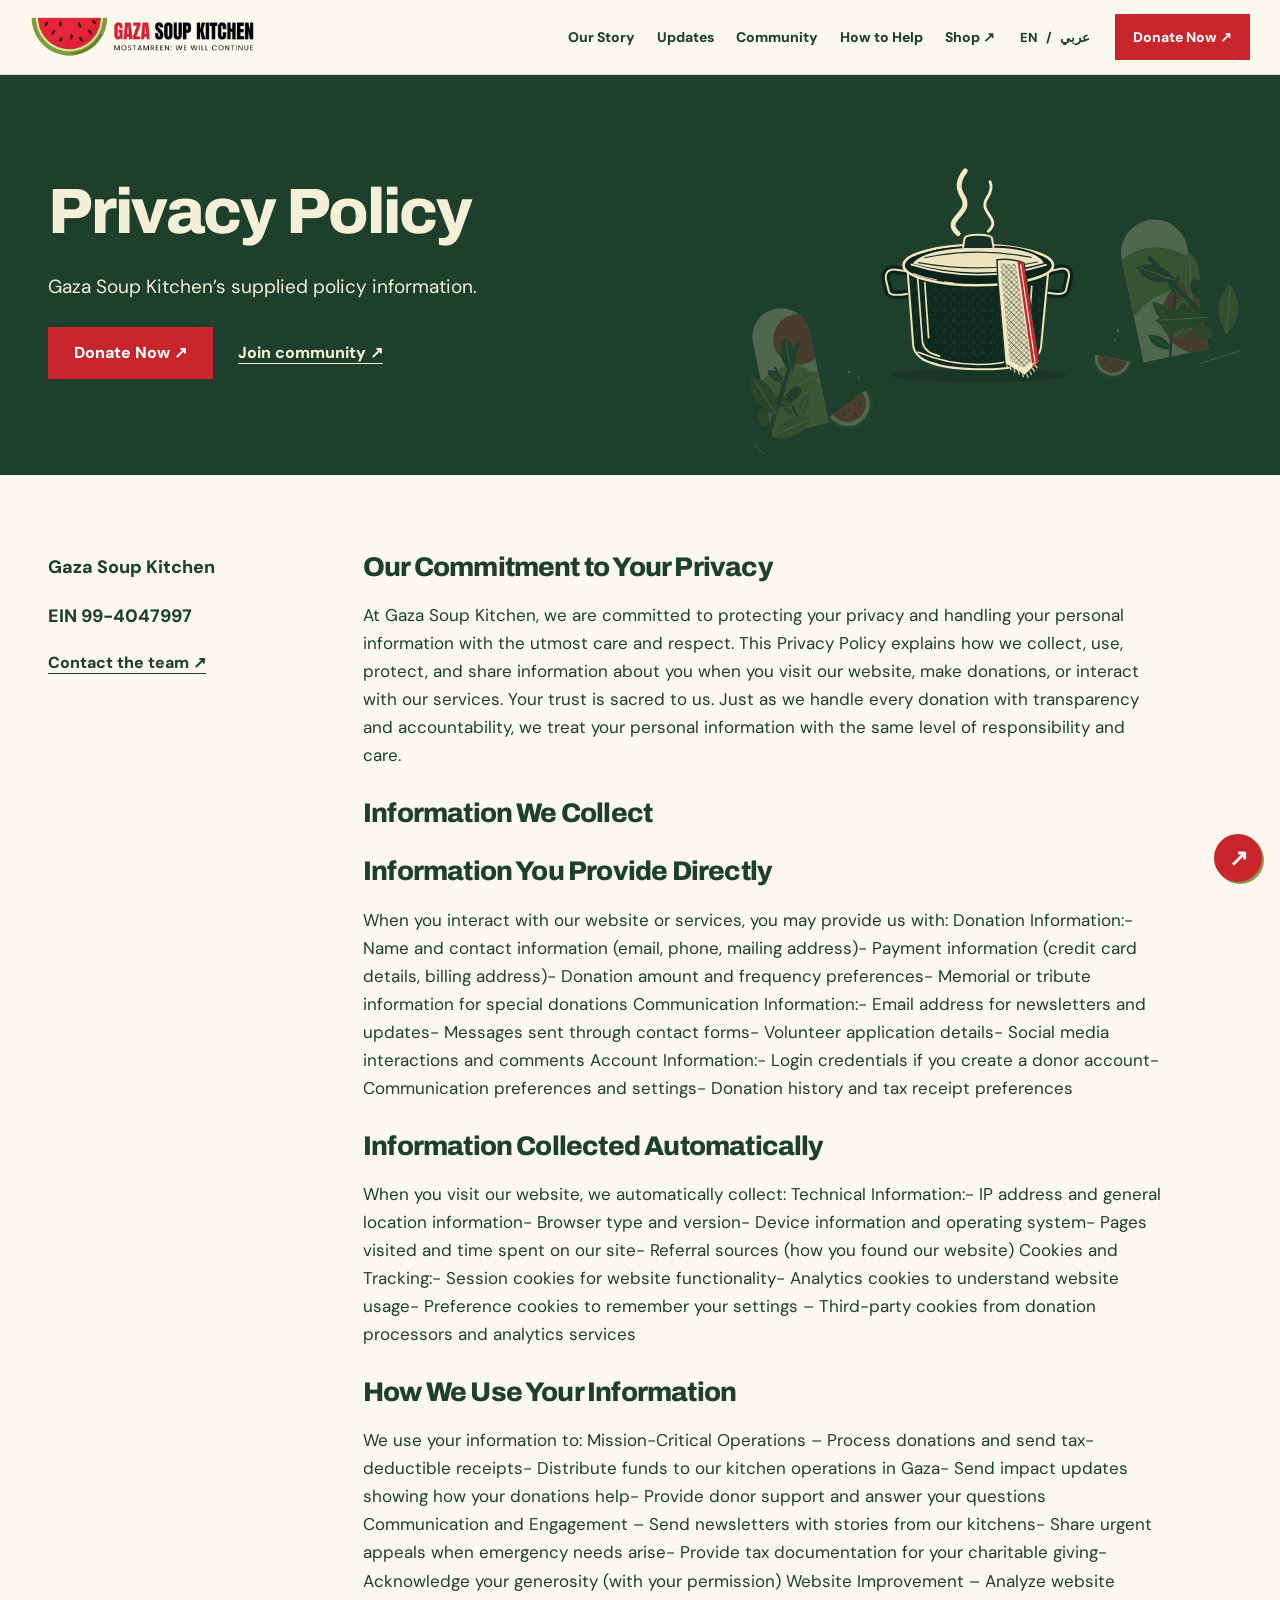
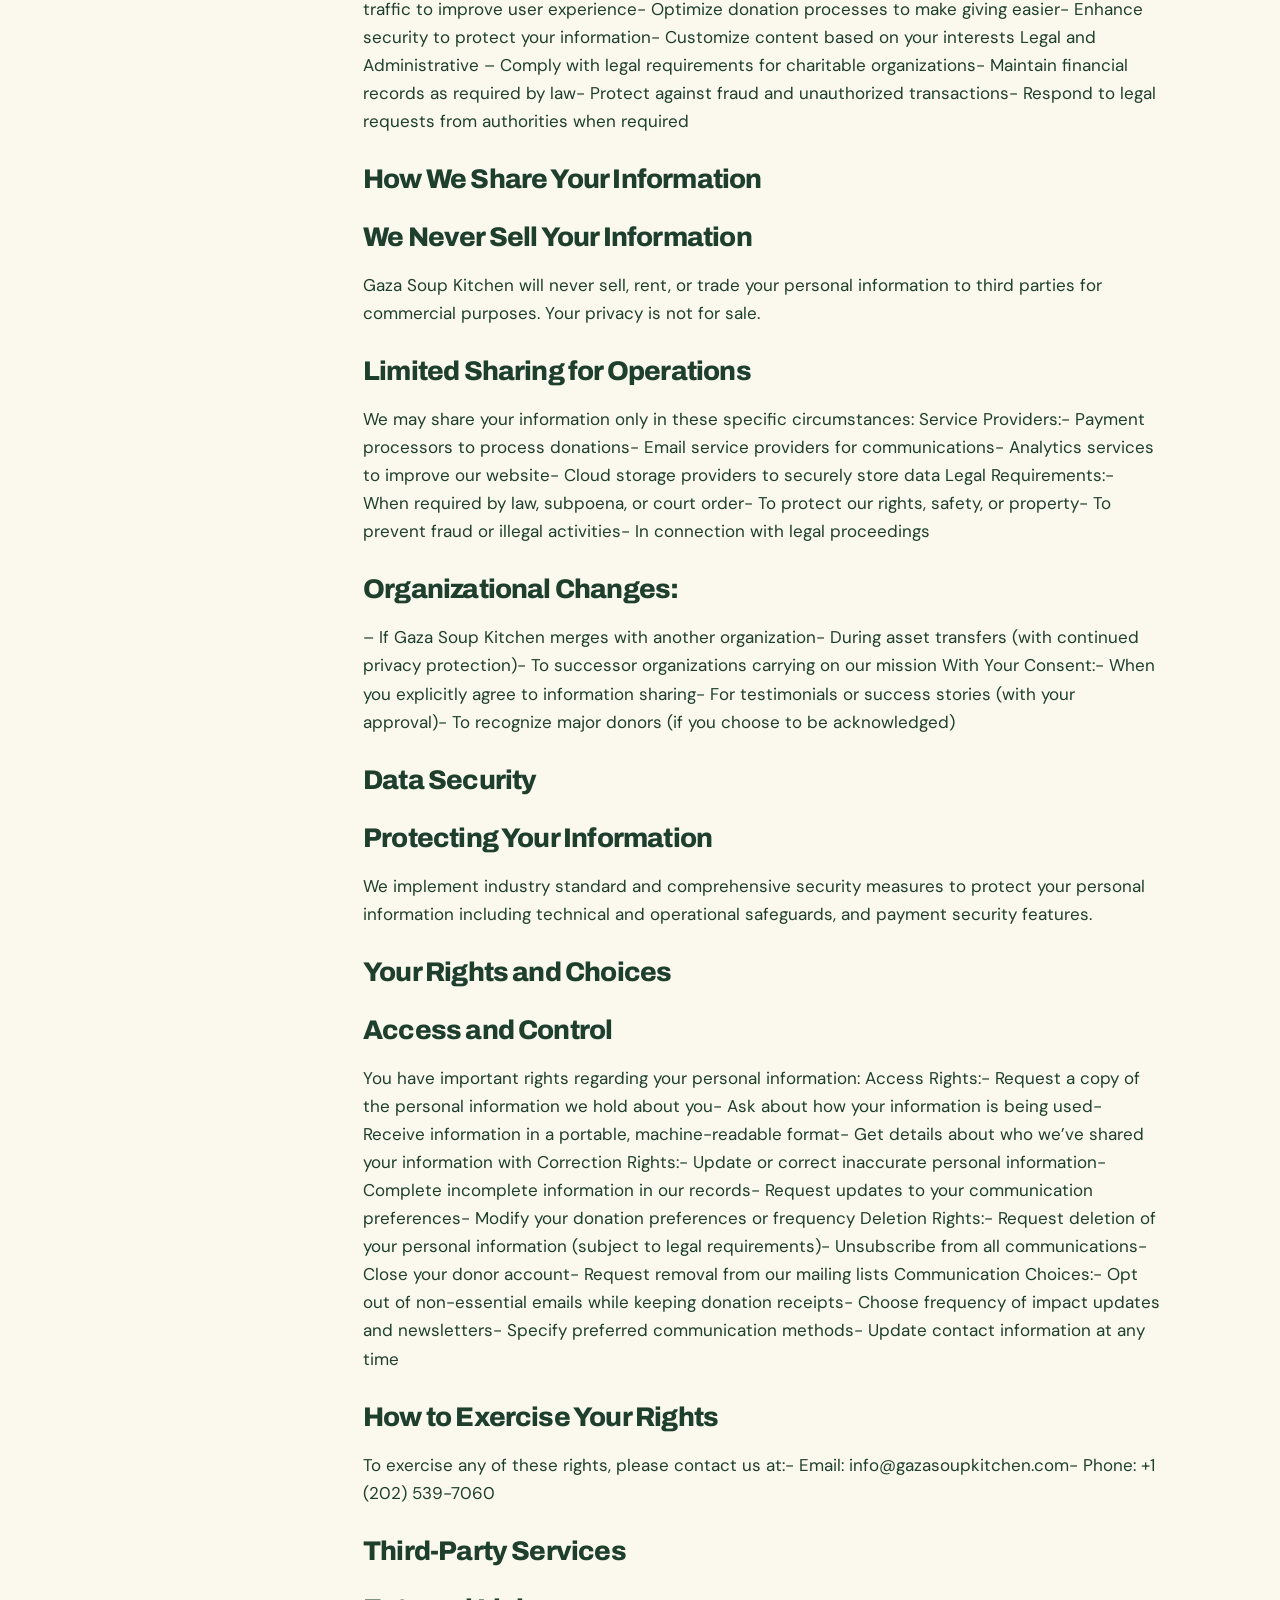
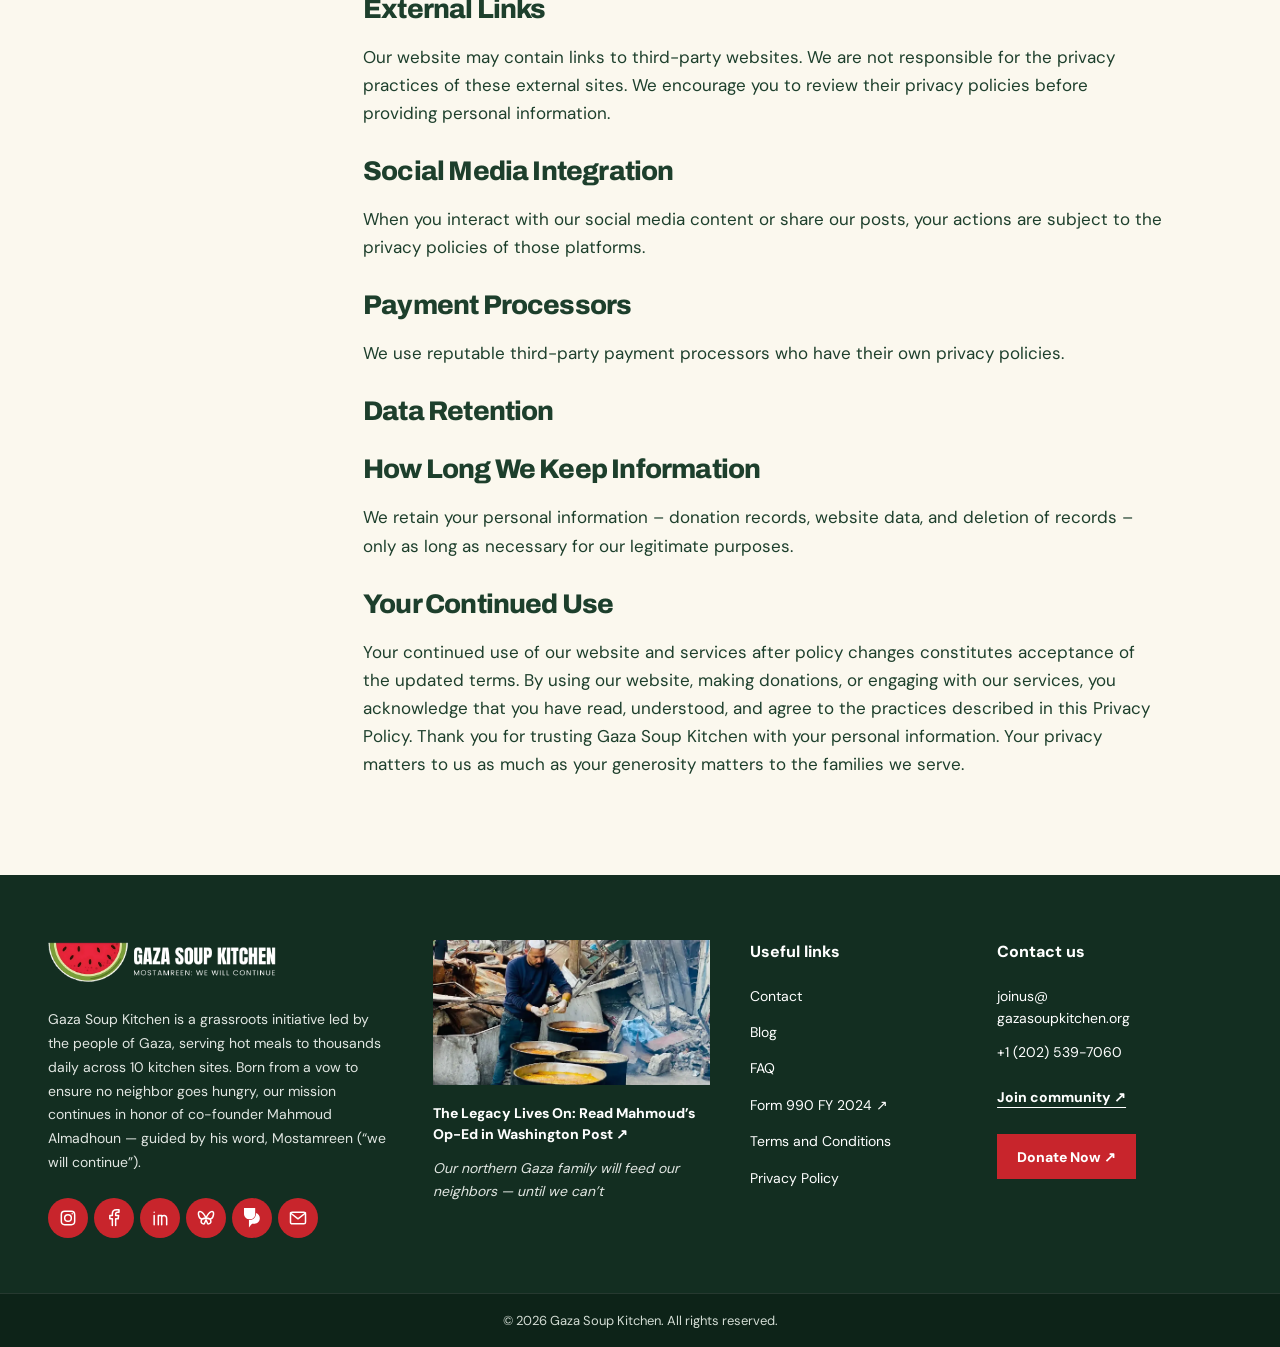
<file: full-site/privacy.html>
<!doctype html><html lang="en"><head><meta charset="utf-8"><meta name="viewport" content="width=device-width, initial-scale=1"><meta name="robots" content="noindex,nofollow"><meta name="description" content="Privacy Policy for Gaza Soup Kitchen."><title>Privacy Policy | Gaza Soup Kitchen</title><link rel="icon" type="image/svg+xml" href="assets/favicon-watermelon.svg"><link rel="preload" href="assets/archivo.woff2" as="font" type="font/woff2" crossorigin><link rel="stylesheet" href="homepage.css"><link rel="stylesheet" href="site.css"><link rel="stylesheet" href="inner.css"></head><body class="inner-page" data-page="privacy.html"><a class="skip-link" href="#main">Skip to content</a><header class="site-header"><div class="header-inner"><a class="brand" href="index.html" aria-label="Gaza Soup Kitchen home"><img src="assets/logo.png" width="190" height="37" alt="Gaza Soup Kitchen"></a><a class="mobile-donate" href="donate.html" aria-label="Donate to Gaza Soup Kitchen">Donate <span aria-hidden="true">↗</span></a><button class="menu-toggle" type="button" aria-expanded="false" aria-controls="main-nav" aria-label="Open menu"><svg aria-hidden="true" viewBox="0 0 24 24" width="24" height="24" fill="none" stroke="currentColor" stroke-width="2"><path d="M3 6h18M3 12h18M3 18h18"/></svg></button><nav id="main-nav" aria-label="Main menu"><a href="story.html">Our Story</a><a href="updates.html">Updates</a><a href="https://v2waatmqekakohiznlaj.app.clientclub.net/communities/groups/gaza-soup-kitchen" target="_blank" rel="noopener">Community</a><a href="help.html">How to Help</a><a href="https://safrapparel.com/collections/gaza-soup-kitchen-merch/Gaza" target="_blank" rel="noopener">Shop <span aria-hidden="true">↗</span></a><span class="language" aria-label="Language"><a href="?lang=en" data-language="en" lang="en">EN</a><span aria-hidden="true"> / </span><a href="?lang=ar" data-language="ar" lang="ar">عربي</a></span><a class="nav-donate" href="donate.html">Donate Now <span aria-hidden="true">↗</span></a></nav></div></header><main id="main"><section class="inner-mast"><div class="wrap mast-grid"><div><h1 data-cms="privacy.title">Privacy Policy</h1><p data-cms="privacy.intro">Gaza Soup Kitchen’s supplied policy information.</p><div class="mast-links"><a class="btn red" href="donate.html">Donate Now ↗</a><a class="text-link" href="https://v2waatmqekakohiznlaj.app.clientclub.net/communities/groups/gaza-soup-kitchen" target="_blank" rel="noopener">Join community ↗</a></div></div><div class="mast-art" aria-hidden="true"><img src="assets/pot-print.svg" alt=""><img src="assets/olive-near.svg" alt=""></div></div></section><section class="chapter"><div class="wrap policy-layout"><aside><p data-cms="privacy.copy.9e4b734377da">Gaza Soup Kitchen</p><p data-cms="privacy.copy.62fce2f7c96d">EIN 99-4047997</p><a class="text-link" href="contact.html">Contact the team ↗</a></aside><article class="policy-text"><h2 data-cms="privacy.copy.4d10319c8744">Our Commitment to Your Privacy</h2><p data-cms="privacy.copy.fb70e647c6e3">At Gaza Soup Kitchen, we are committed to protecting your privacy and handling your personal information with the utmost care and respect. This Privacy Policy explains how we collect, use, protect, and share information about you when you visit our website, make donations, or interact with our services. Your trust is sacred to us. Just as we handle every donation with transparency and accountability, we treat your personal information with the same level of responsibility and care.</p><h2 data-cms="privacy.copy.6370b2ffaacb">Information We Collect</h2><h2 data-cms="privacy.copy.f4b4e6c7cf51">Information You Provide Directly</h2><p data-cms="privacy.copy.01fea6a7f763">When you interact with our website or services, you may provide us with: Donation Information:- Name and contact information (email, phone, mailing address)- Payment information (credit card details, billing address)- Donation amount and frequency preferences- Memorial or tribute information for special donations Communication Information:- Email address for newsletters and updates- Messages sent through contact forms- Volunteer application details- Social media interactions and comments Account Information:- Login credentials if you create a donor account- Communication preferences and settings- Donation history and tax receipt preferences</p><h2 data-cms="privacy.copy.ed7b62f8c65a">Information Collected Automatically</h2><p data-cms="privacy.copy.260a2a3900d8">When you visit our website, we automatically collect: Technical Information:- IP address and general location information- Browser type and version- Device information and operating system- Pages visited and time spent on our site- Referral sources (how you found our website) Cookies and Tracking:- Session cookies for website functionality- Analytics cookies to understand website usage- Preference cookies to remember your settings – Third-party cookies from donation processors and analytics services</p><h2 data-cms="privacy.copy.aa8d149294b0">How We Use Your Information</h2><p data-cms="privacy.copy.102bbbbb662e">We use your information to: Mission-Critical Operations – Process donations and send tax-deductible receipts- Distribute funds to our kitchen operations in Gaza- Send impact updates showing how your donations help- Provide donor support and answer your questions Communication and Engagement – Send newsletters with stories from our kitchens- Share urgent appeals when emergency needs arise- Provide tax documentation for your charitable giving- Acknowledge your generosity (with your permission) Website Improvement – Analyze website traffic to improve user experience- Optimize donation processes to make giving easier- Enhance security to protect your information- Customize content based on your interests Legal and Administrative – Comply with legal requirements for charitable organizations- Maintain financial records as required by law- Protect against fraud and unauthorized transactions- Respond to legal requests from authorities when required</p><h2 data-cms="privacy.copy.b8585ba6a240">How We Share Your Information</h2><h2 data-cms="privacy.copy.da4e28c57cab">We Never Sell Your Information</h2><p data-cms="privacy.copy.439fa4f90d68">Gaza Soup Kitchen will never sell, rent, or trade your personal information to third parties for commercial purposes. Your privacy is not for sale.</p><h2 data-cms="privacy.copy.73661fc5e376">Limited Sharing for Operations</h2><p data-cms="privacy.copy.acc4f184b44d">We may share your information only in these specific circumstances: Service Providers:- Payment processors to process donations- Email service providers for communications- Analytics services to improve our website- Cloud storage providers to securely store data Legal Requirements:- When required by law, subpoena, or court order- To protect our rights, safety, or property- To prevent fraud or illegal activities- In connection with legal proceedings</p><h2 data-cms="privacy.copy.4bfbc4234aef">Organizational Changes:</h2><p data-cms="privacy.copy.345289e6a3dc">– If Gaza Soup Kitchen merges with another organization- During asset transfers (with continued privacy protection)- To successor organizations carrying on our mission With Your Consent:- When you explicitly agree to information sharing- For testimonials or success stories (with your approval)- To recognize major donors (if you choose to be acknowledged)</p><h2 data-cms="privacy.copy.37e6babacffc">Data Security</h2><h2 data-cms="privacy.copy.2edd5eeb1fa1">Protecting Your Information</h2><p data-cms="privacy.copy.e27e889cc72d">We implement industry standard and comprehensive security measures to protect your personal information including technical and operational safeguards, and payment security features.</p><h2 data-cms="privacy.copy.512b25e7510d">Your Rights and Choices</h2><h2 data-cms="privacy.copy.814d9f7df40b">Access and Control</h2><p data-cms="privacy.copy.9e0f7623b777">You have important rights regarding your personal information: Access Rights:- Request a copy of the personal information we hold about you- Ask about how your information is being used- Receive information in a portable, machine-readable format- Get details about who we’ve shared your information with Correction Rights:- Update or correct inaccurate personal information- Complete incomplete information in our records- Request updates to your communication preferences- Modify your donation preferences or frequency Deletion Rights:- Request deletion of your personal information (subject to legal requirements)- Unsubscribe from all communications- Close your donor account- Request removal from our mailing lists Communication Choices:- Opt out of non-essential emails while keeping donation receipts- Choose frequency of impact updates and newsletters- Specify preferred communication methods- Update contact information at any time</p><h2 data-cms="privacy.copy.3d6365e014f7">How to Exercise Your Rights</h2><p data-cms="privacy.copy.fde402f05310">To exercise any of these rights, please contact us at:- Email: info@gazasoupkitchen.com- Phone: +1 (202) 539-7060</p><h2 data-cms="privacy.copy.63bea1231d20">Third-Party Services</h2><h2 data-cms="privacy.copy.4d57eab29829">External Links</h2><p data-cms="privacy.copy.bae6b513e106">Our website may contain links to third-party websites. We are not responsible for the privacy practices of these external sites. We encourage you to review their privacy policies before providing personal information.</p><h2 data-cms="privacy.copy.d8bf7a976414">Social Media Integration</h2><p data-cms="privacy.copy.32a888a9b9f6">When you interact with our social media content or share our posts, your actions are subject to the privacy policies of those platforms.</p><h2 data-cms="privacy.copy.e15ad61c721a">Payment Processors</h2><p data-cms="privacy.copy.1e7d5e0757f2">We use reputable third-party payment processors who have their own privacy policies.</p><h2 data-cms="privacy.copy.3728798d316b">Data Retention</h2><h2 data-cms="privacy.copy.ef91acfb1a7c">How Long We Keep Information</h2><p data-cms="privacy.copy.5a1cf5e0ca28">We retain your personal information – donation records, website data, and deletion of records – only as long as necessary for our legitimate purposes.</p><h2 data-cms="privacy.copy.1ff6c390dd4b">Your Continued Use</h2><p data-cms="privacy.copy.2f62a96f48f3">Your continued use of our website and services after policy changes constitutes acceptance of the updated terms. By using our website, making donations, or engaging with our services, you acknowledge that you have read, understood, and agree to the practices described in this Privacy Policy. Thank you for trusting Gaza Soup Kitchen with your personal information. Your privacy matters to us as much as your generosity matters to the families we serve.</p></article></div></section></main><footer class="footer"><div class="wrap footer-grid"><div class="footer-about"><a class="brand" href="index.html" aria-label="Gaza Soup Kitchen home"><img src="assets/logo-white.png" alt="Gaza Soup Kitchen" width="230" height="45"></a><p>Gaza Soup Kitchen is a grassroots initiative led by the people of Gaza, serving hot meals to thousands daily across 10 kitchen sites. Born from a vow to ensure no neighbor goes hungry, our mission continues in honor of co-founder Mahmoud Almadhoun — guided by his word, Mostamreen (“we will continue”).</p><div class="socials"><a href="https://www.instagram.com/gazasoupkitchen" target="_blank" rel="noopener" aria-label="Instagram"><span aria-hidden="true"><svg viewBox="0 0 24 24" width="19" height="19" fill="none" stroke="currentColor" stroke-width="1.8" stroke-linecap="round" stroke-linejoin="round"><rect x="4" y="4" width="16" height="16" rx="4"/><circle cx="12" cy="12" r="4"/><path d="M17 7h.01"/></svg></span><span>Instagram</span></a><a href="https://www.facebook.com/people/Gaza-Soup-Kitchen/61566140846121" target="_blank" rel="noopener" aria-label="Facebook"><span aria-hidden="true"><svg viewBox="0 0 24 24" width="19" height="19" fill="none" stroke="currentColor" stroke-width="1.8" stroke-linecap="round" stroke-linejoin="round"><path d="M14 21v-8h3l.5-4H14V7c0-1 1-2 2-2h2V2h-3c-3 0-5 2-5 5v2H7v4h3v8"/></svg></span><span>Facebook</span></a><a href="https://www.linkedin.com/company/gaza-soup-kitchen/" target="_blank" rel="noopener" aria-label="LinkedIn"><span aria-hidden="true"><svg viewBox="0 0 24 24" width="19" height="19" fill="none" stroke="currentColor" stroke-width="1.8" stroke-linecap="round" stroke-linejoin="round"><path d="M5 9v11M5 5v.1M10 20V9h4v2c1-3 6-3 6 2v7M14 12v8"/></svg></span><span>LinkedIn</span></a><a href="https://bsky.app/profile/gaza-soupkitchen.bsky.social" target="_blank" rel="noopener" aria-label="Bluesky"><span aria-hidden="true"><svg viewBox="0 0 24 24" width="19" height="19" fill="none" stroke="currentColor" stroke-width="1.8" stroke-linecap="round" stroke-linejoin="round"><path d="M12 12C8 3 2 2 3 8s4 6 9 4c-8 0-7 8-2 7l2-5 2 5c5 1 6-7-2-7 5 2 8 2 9-4s-5-5-9 4Z"/></svg></span><span>Bluesky</span></a><a href="https://share.upscrolled.com/en/user/7a1274da-83ce-4e38-a2a4-c4e4c1b47e31/" target="_blank" rel="noopener" aria-label="UpScrolled"><span aria-hidden="true"><img src="assets/upscrolled.svg" class="upscrolled-icon" alt="" aria-hidden="true"></span><span>UpScrolled</span></a><a href="mailto:joinus@gazasoupkitchen.org" target="_blank" rel="noopener" aria-label="Email"><span aria-hidden="true"><svg viewBox="0 0 24 24" width="19" height="19" fill="none" stroke="currentColor" stroke-width="1.8" stroke-linecap="round" stroke-linejoin="round"><rect x="3" y="5" width="18" height="14" rx="2"/><path d="m3 6 9 7 9-7"/></svg></span><span>Email</span></a></div></div><div class="footer-post"><a href="https://www.washingtonpost.com/opinions/2024/04/03/gaza-famine-family-soupkitchen/" target="_blank" rel="noopener"><img src="assets/hero-kitchen.webp" alt="Mahmoud cooking at Gaza Soup Kitchen" loading="lazy"><h3>The Legacy Lives On: Read Mahmoud’s Op-Ed in Washington Post ↗</h3><p>Our northern Gaza family will feed our neighbors — until we can’t</p></a></div><div class="footer-links"><h3>Useful links</h3><a href="contact.html">Contact</a><a href="updates.html">Blog</a><a href="faq.html">FAQ</a><a href="assets/form-990-2024.pdf" target="_blank" rel="noopener">Form 990 FY 2024 ↗</a><a href="terms.html">Terms and Conditions</a><a href="privacy.html">Privacy Policy</a></div><div class="footer-contact"><h3>Contact us</h3><a href="mailto:joinus@gazasoupkitchen.org">joinus@<br>gazasoupkitchen.org</a><a href="tel:+12025397060">+1 (202) 539-7060</a><a class="text-link footer-community" href="https://v2waatmqekakohiznlaj.app.clientclub.net/communities/groups/gaza-soup-kitchen" target="_blank" rel="noopener">Join community ↗</a><a class="btn red" href="donate.html">Donate Now ↗</a></div></div><div class="footer-bottom"><div class="wrap">© 2026 Gaza Soup Kitchen. All rights reserved.</div></div></footer><script src="site.js" defer></script><script src="interactions.js" defer></script><script src="static-review.js" defer></script></body></html>
</file>
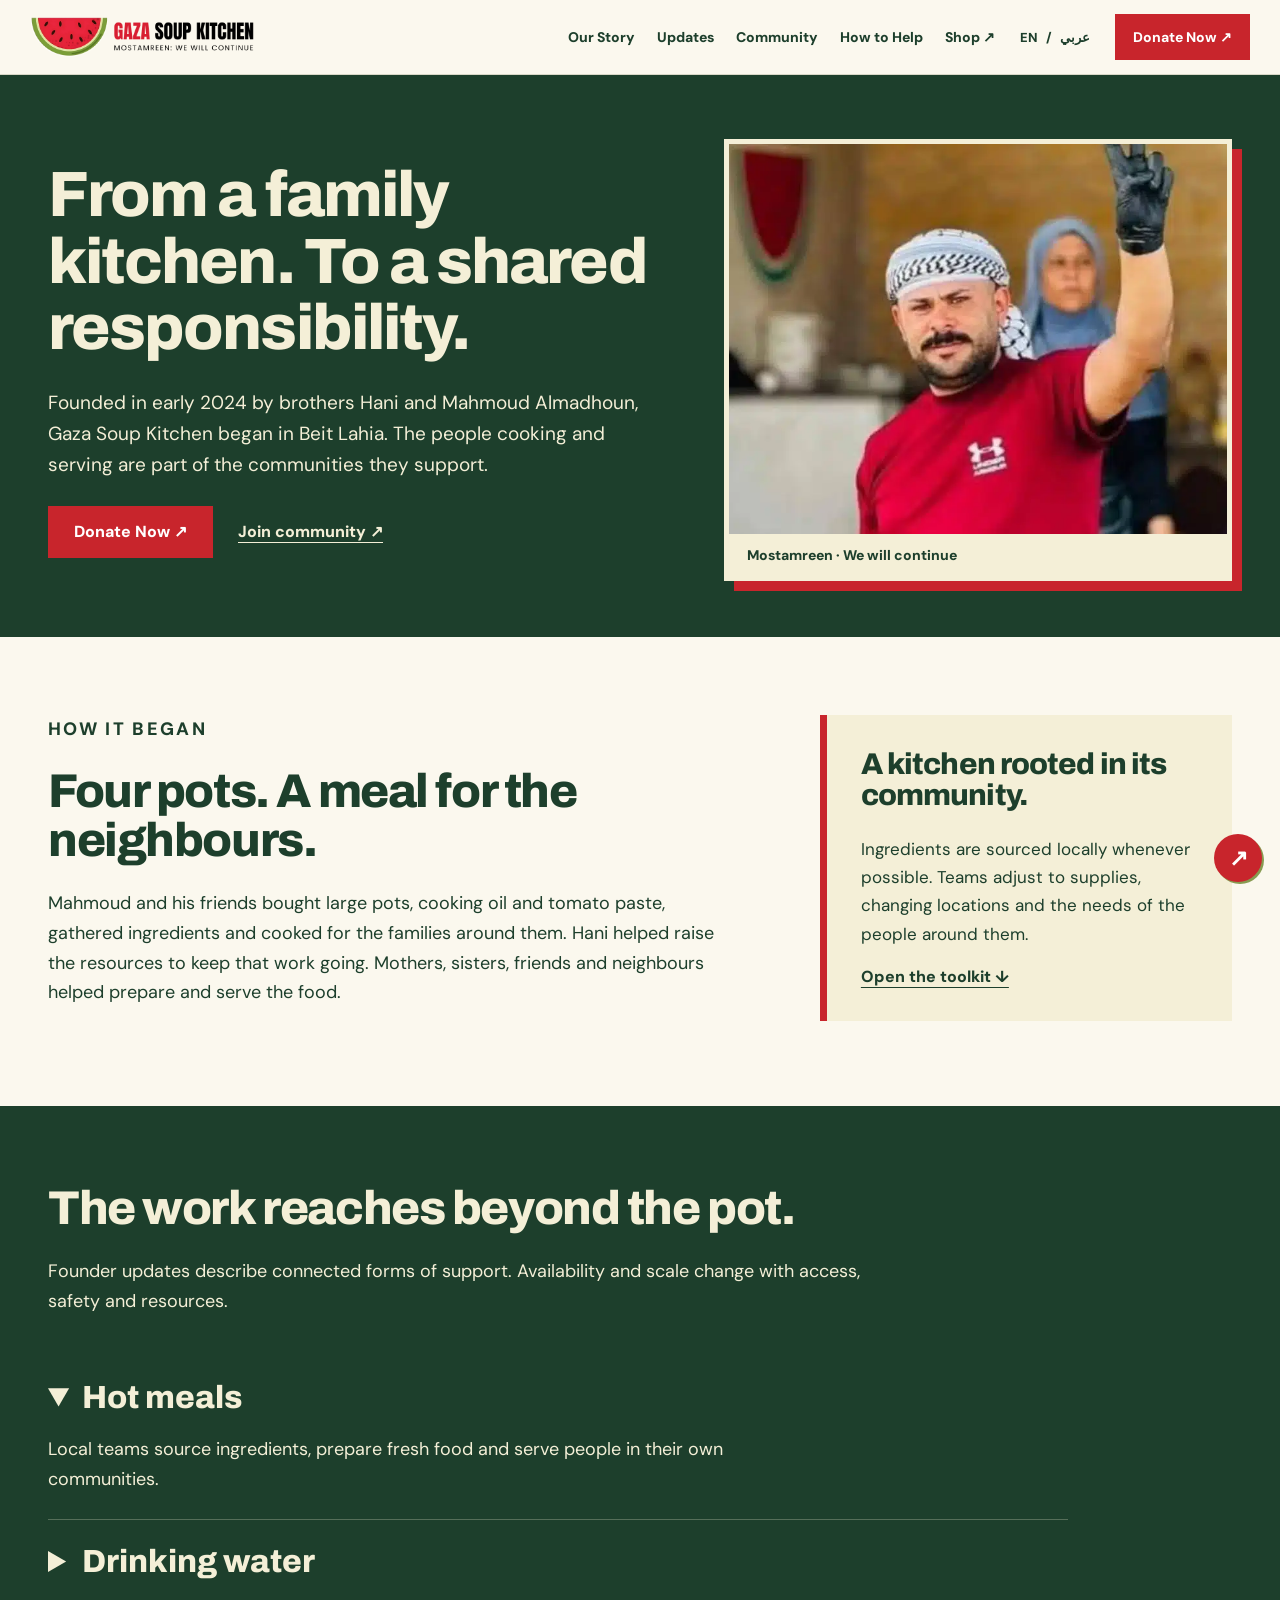
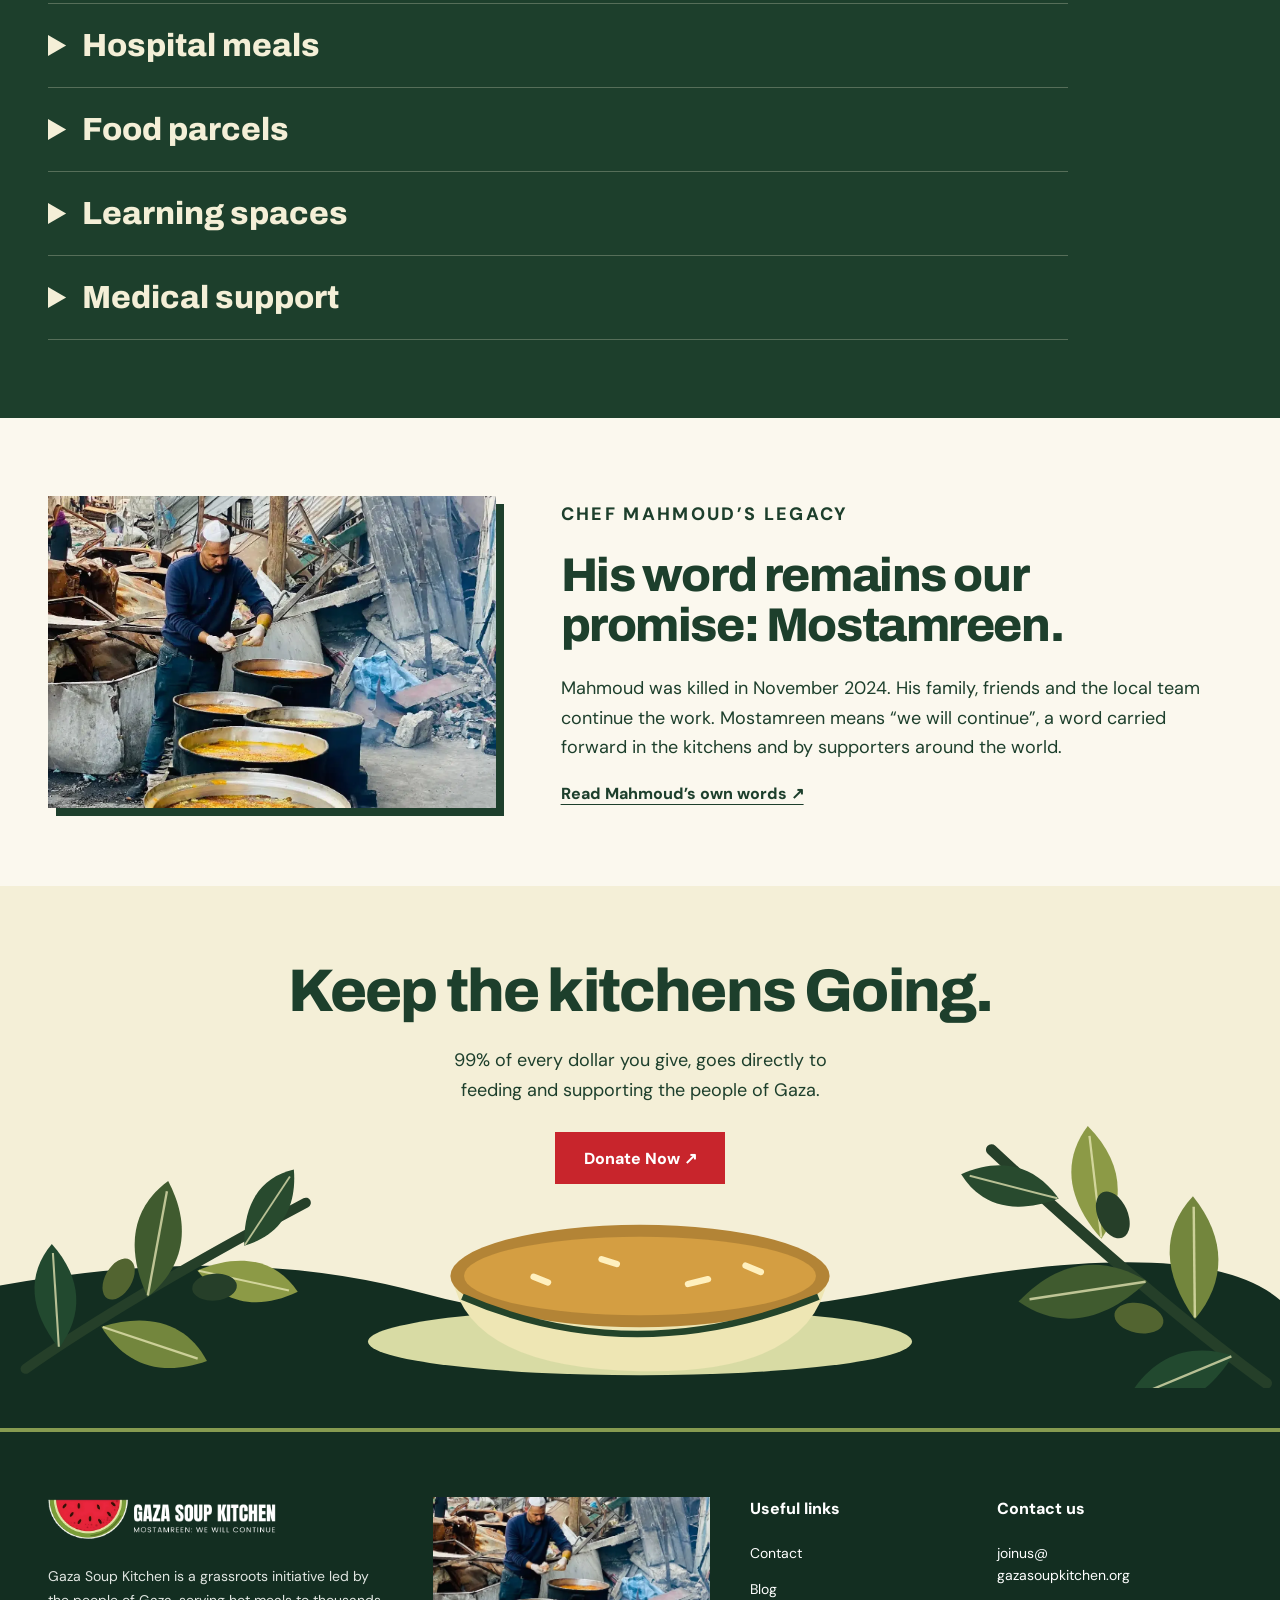
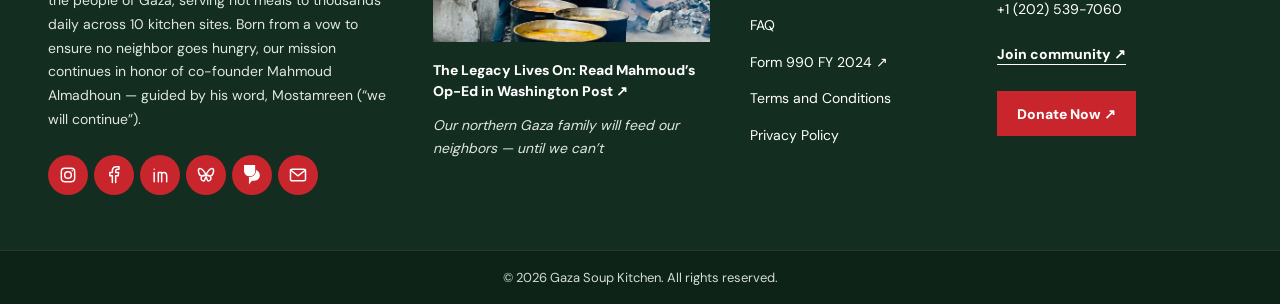
<file: full-site/story.html>
<!doctype html><html lang="en"><head><meta charset="utf-8"><meta name="viewport" content="width=device-width, initial-scale=1"><meta name="robots" content="noindex,nofollow"><meta name="description" content="The origins, local teams, programs and legacy of Gaza Soup Kitchen."><title>Our Story | Gaza Soup Kitchen</title><link rel="icon" type="image/svg+xml" href="assets/favicon-watermelon.svg"><link rel="preload" href="assets/archivo.woff2" as="font" type="font/woff2" crossorigin><link rel="stylesheet" href="homepage.css"><link rel="stylesheet" href="site.css"><link rel="stylesheet" href="inner.css"></head><body class="inner-page" data-page="story.html"><a class="skip-link" href="#main">Skip to content</a><header class="site-header"><div class="header-inner"><a class="brand" href="index.html" aria-label="Gaza Soup Kitchen home"><img src="assets/logo.png" width="190" height="37" alt="Gaza Soup Kitchen"></a><a class="mobile-donate" href="donate.html" aria-label="Donate to Gaza Soup Kitchen">Donate <span aria-hidden="true">↗</span></a><button class="menu-toggle" type="button" aria-expanded="false" aria-controls="main-nav" aria-label="Open menu"><svg aria-hidden="true" viewBox="0 0 24 24" width="24" height="24" fill="none" stroke="currentColor" stroke-width="2"><path d="M3 6h18M3 12h18M3 18h18"/></svg></button><nav id="main-nav" aria-label="Main menu"><a href="story.html">Our Story</a><a href="updates.html">Updates</a><a href="https://v2waatmqekakohiznlaj.app.clientclub.net/communities/groups/gaza-soup-kitchen" target="_blank" rel="noopener">Community</a><a href="help.html">How to Help</a><a href="https://safrapparel.com/collections/gaza-soup-kitchen-merch/Gaza" target="_blank" rel="noopener">Shop <span aria-hidden="true">↗</span></a><span class="language" aria-label="Language"><a href="?lang=en" data-language="en" lang="en">EN</a><span aria-hidden="true"> / </span><a href="?lang=ar" data-language="ar" lang="ar">عربي</a></span><a class="nav-donate" href="donate.html">Donate Now <span aria-hidden="true">↗</span></a></nav></div></header><main id="main"><section class="inner-mast"><div class="wrap mast-grid"><div><h1 data-cms="story.title">From a family kitchen. To a shared responsibility.</h1><p data-cms="story.intro">Founded in early 2024 by brothers Hani and Mahmoud Almadhoun, Gaza Soup Kitchen began in Beit Lahia. The people cooking and serving are part of the communities they support.</p><div class="mast-links"><a class="btn red" href="donate.html">Donate Now ↗</a><a class="text-link" href="https://v2waatmqekakohiznlaj.app.clientclub.net/communities/groups/gaza-soup-kitchen" target="_blank" rel="noopener">Join community ↗</a></div></div><figure class="mast-photo"><img src="assets/story-origins.webp" alt="Gaza Soup Kitchen team at work" data-cms-src="story.image.c0de6aa5c9c2"><figcaption>Mostamreen · We will continue</figcaption></figure></div></section><section class="chapter"><div class="wrap story-chapter"><div><p class="eyebrow" data-cms="story.copy.8ad3e75b2ee3">HOW IT BEGAN</p><h2 data-cms="story.begin.title">Four pots. A meal for the neighbours.</h2><p data-cms="story.begin.body">Mahmoud and his friends bought large pots, cooking oil and tomato paste, gathered ingredients and cooked for the families around them. Hani helped raise the resources to keep that work going. Mothers, sisters, friends and neighbours helped prepare and serve the food.</p></div><div class="story-note"><h3 data-cms="story.copy.437002804c65">A kitchen rooted in its community.</h3><p data-cms="story.copy.a62a7194783f">Ingredients are sourced locally whenever possible. Teams adjust to supplies, changing locations and the needs of the people around them.</p><a class="text-link" href="help.html#guide">Open the toolkit ↓</a></div></div></section><section class="chapter green-chapter"><div class="wrap"><h2 data-cms="story.copy.923996d7f21f">The work reaches beyond the pot.</h2><p class="measure" data-cms="story.copy.2b20e5ec0ec7">Founder updates describe connected forms of support. Availability and scale change with access, safety and resources.</p><div class="program-list"><details open><summary>Hot meals</summary><p data-cms="story.program.0">Local teams source ingredients, prepare fresh food and serve people in their own communities.</p></details><details><summary>Drinking water</summary><p data-cms="story.program.1">Water deliveries rotate through communities where clean water is needed.</p></details><details><summary>Hospital meals</summary><p data-cms="story.program.2">Teams bring prepared meals to hospitals to support patients, families and staff.</p></details><details><summary>Food parcels</summary><p data-cms="story.program.3">Parcels reach families through distribution points and direct community assessments.</p></details><details><summary>Learning spaces</summary><p data-cms="story.program.4">Learning activities and school supplies help children stay connected to education.</p></details><details><summary>Medical support</summary><p data-cms="story.program.5">Founder updates describe a local medical point responding to needs on the ground.</p></details></div></div></section><section class="chapter"><div class="wrap legacy-chapter"><img src="assets/hero-kitchen.webp" alt="Mahmoud preparing meals at the kitchen" loading="lazy" data-cms-src="story.image.c7a2dd178cc9"><div><p class="eyebrow" data-cms="story.copy.0b16eb2a945a">CHEF MAHMOUD’S LEGACY</p><h2 data-cms="story.legacy.title">His word remains our promise: Mostamreen.</h2><p data-cms="story.legacy.body">Mahmoud was killed in November 2024. His family, friends and the local team continue the work. Mostamreen means “we will continue”, a word carried forward in the kitchens and by supporters around the world.</p><a class="text-link" href="https://www.washingtonpost.com/opinions/2024/04/03/gaza-famine-family-soupkitchen/" target="_blank" rel="noopener">Read Mahmoud’s own words ↗</a></div></div></section><section class="closing" id="donate"><div class="wrap"><h2 data-cms="shared.cta.title">Keep the kitchens Going.</h2><p data-cms="shared.cta.text">99% of every dollar you give, goes directly to<br class="desktop-break"> feeding and supporting the people of Gaza.</p><a class="btn red" href="https://givebutter.com/gaza-soup-kitchen" target="_blank" rel="noopener">Donate Now ↗</a></div><div class="closing-art" aria-hidden="true"><img src="assets/olive-footer.svg" alt=""></div></section></main><footer class="footer"><div class="wrap footer-grid"><div class="footer-about"><a class="brand" href="index.html" aria-label="Gaza Soup Kitchen home"><img src="assets/logo-white.png" alt="Gaza Soup Kitchen" width="230" height="45"></a><p>Gaza Soup Kitchen is a grassroots initiative led by the people of Gaza, serving hot meals to thousands daily across 10 kitchen sites. Born from a vow to ensure no neighbor goes hungry, our mission continues in honor of co-founder Mahmoud Almadhoun — guided by his word, Mostamreen (“we will continue”).</p><div class="socials"><a href="https://www.instagram.com/gazasoupkitchen" target="_blank" rel="noopener" aria-label="Instagram"><span aria-hidden="true"><svg viewBox="0 0 24 24" width="19" height="19" fill="none" stroke="currentColor" stroke-width="1.8" stroke-linecap="round" stroke-linejoin="round"><rect x="4" y="4" width="16" height="16" rx="4"/><circle cx="12" cy="12" r="4"/><path d="M17 7h.01"/></svg></span><span>Instagram</span></a><a href="https://www.facebook.com/people/Gaza-Soup-Kitchen/61566140846121" target="_blank" rel="noopener" aria-label="Facebook"><span aria-hidden="true"><svg viewBox="0 0 24 24" width="19" height="19" fill="none" stroke="currentColor" stroke-width="1.8" stroke-linecap="round" stroke-linejoin="round"><path d="M14 21v-8h3l.5-4H14V7c0-1 1-2 2-2h2V2h-3c-3 0-5 2-5 5v2H7v4h3v8"/></svg></span><span>Facebook</span></a><a href="https://www.linkedin.com/company/gaza-soup-kitchen/" target="_blank" rel="noopener" aria-label="LinkedIn"><span aria-hidden="true"><svg viewBox="0 0 24 24" width="19" height="19" fill="none" stroke="currentColor" stroke-width="1.8" stroke-linecap="round" stroke-linejoin="round"><path d="M5 9v11M5 5v.1M10 20V9h4v2c1-3 6-3 6 2v7M14 12v8"/></svg></span><span>LinkedIn</span></a><a href="https://bsky.app/profile/gaza-soupkitchen.bsky.social" target="_blank" rel="noopener" aria-label="Bluesky"><span aria-hidden="true"><svg viewBox="0 0 24 24" width="19" height="19" fill="none" stroke="currentColor" stroke-width="1.8" stroke-linecap="round" stroke-linejoin="round"><path d="M12 12C8 3 2 2 3 8s4 6 9 4c-8 0-7 8-2 7l2-5 2 5c5 1 6-7-2-7 5 2 8 2 9-4s-5-5-9 4Z"/></svg></span><span>Bluesky</span></a><a href="https://share.upscrolled.com/en/user/7a1274da-83ce-4e38-a2a4-c4e4c1b47e31/" target="_blank" rel="noopener" aria-label="UpScrolled"><span aria-hidden="true"><img src="assets/upscrolled.svg" class="upscrolled-icon" alt="" aria-hidden="true"></span><span>UpScrolled</span></a><a href="mailto:joinus@gazasoupkitchen.org" target="_blank" rel="noopener" aria-label="Email"><span aria-hidden="true"><svg viewBox="0 0 24 24" width="19" height="19" fill="none" stroke="currentColor" stroke-width="1.8" stroke-linecap="round" stroke-linejoin="round"><rect x="3" y="5" width="18" height="14" rx="2"/><path d="m3 6 9 7 9-7"/></svg></span><span>Email</span></a></div></div><div class="footer-post"><a href="https://www.washingtonpost.com/opinions/2024/04/03/gaza-famine-family-soupkitchen/" target="_blank" rel="noopener"><img src="assets/hero-kitchen.webp" alt="Mahmoud cooking at Gaza Soup Kitchen" loading="lazy"><h3>The Legacy Lives On: Read Mahmoud’s Op-Ed in Washington Post ↗</h3><p>Our northern Gaza family will feed our neighbors — until we can’t</p></a></div><div class="footer-links"><h3>Useful links</h3><a href="contact.html">Contact</a><a href="updates.html">Blog</a><a href="faq.html">FAQ</a><a href="assets/form-990-2024.pdf" target="_blank" rel="noopener">Form 990 FY 2024 ↗</a><a href="terms.html">Terms and Conditions</a><a href="privacy.html">Privacy Policy</a></div><div class="footer-contact"><h3>Contact us</h3><a href="mailto:joinus@gazasoupkitchen.org">joinus@<br>gazasoupkitchen.org</a><a href="tel:+12025397060">+1 (202) 539-7060</a><a class="text-link footer-community" href="https://v2waatmqekakohiznlaj.app.clientclub.net/communities/groups/gaza-soup-kitchen" target="_blank" rel="noopener">Join community ↗</a><a class="btn red" href="donate.html">Donate Now ↗</a></div></div><div class="footer-bottom"><div class="wrap">© 2026 Gaza Soup Kitchen. All rights reserved.</div></div></footer><script src="site.js" defer></script><script src="interactions.js" defer></script><script src="static-review.js" defer></script></body></html>
</file>
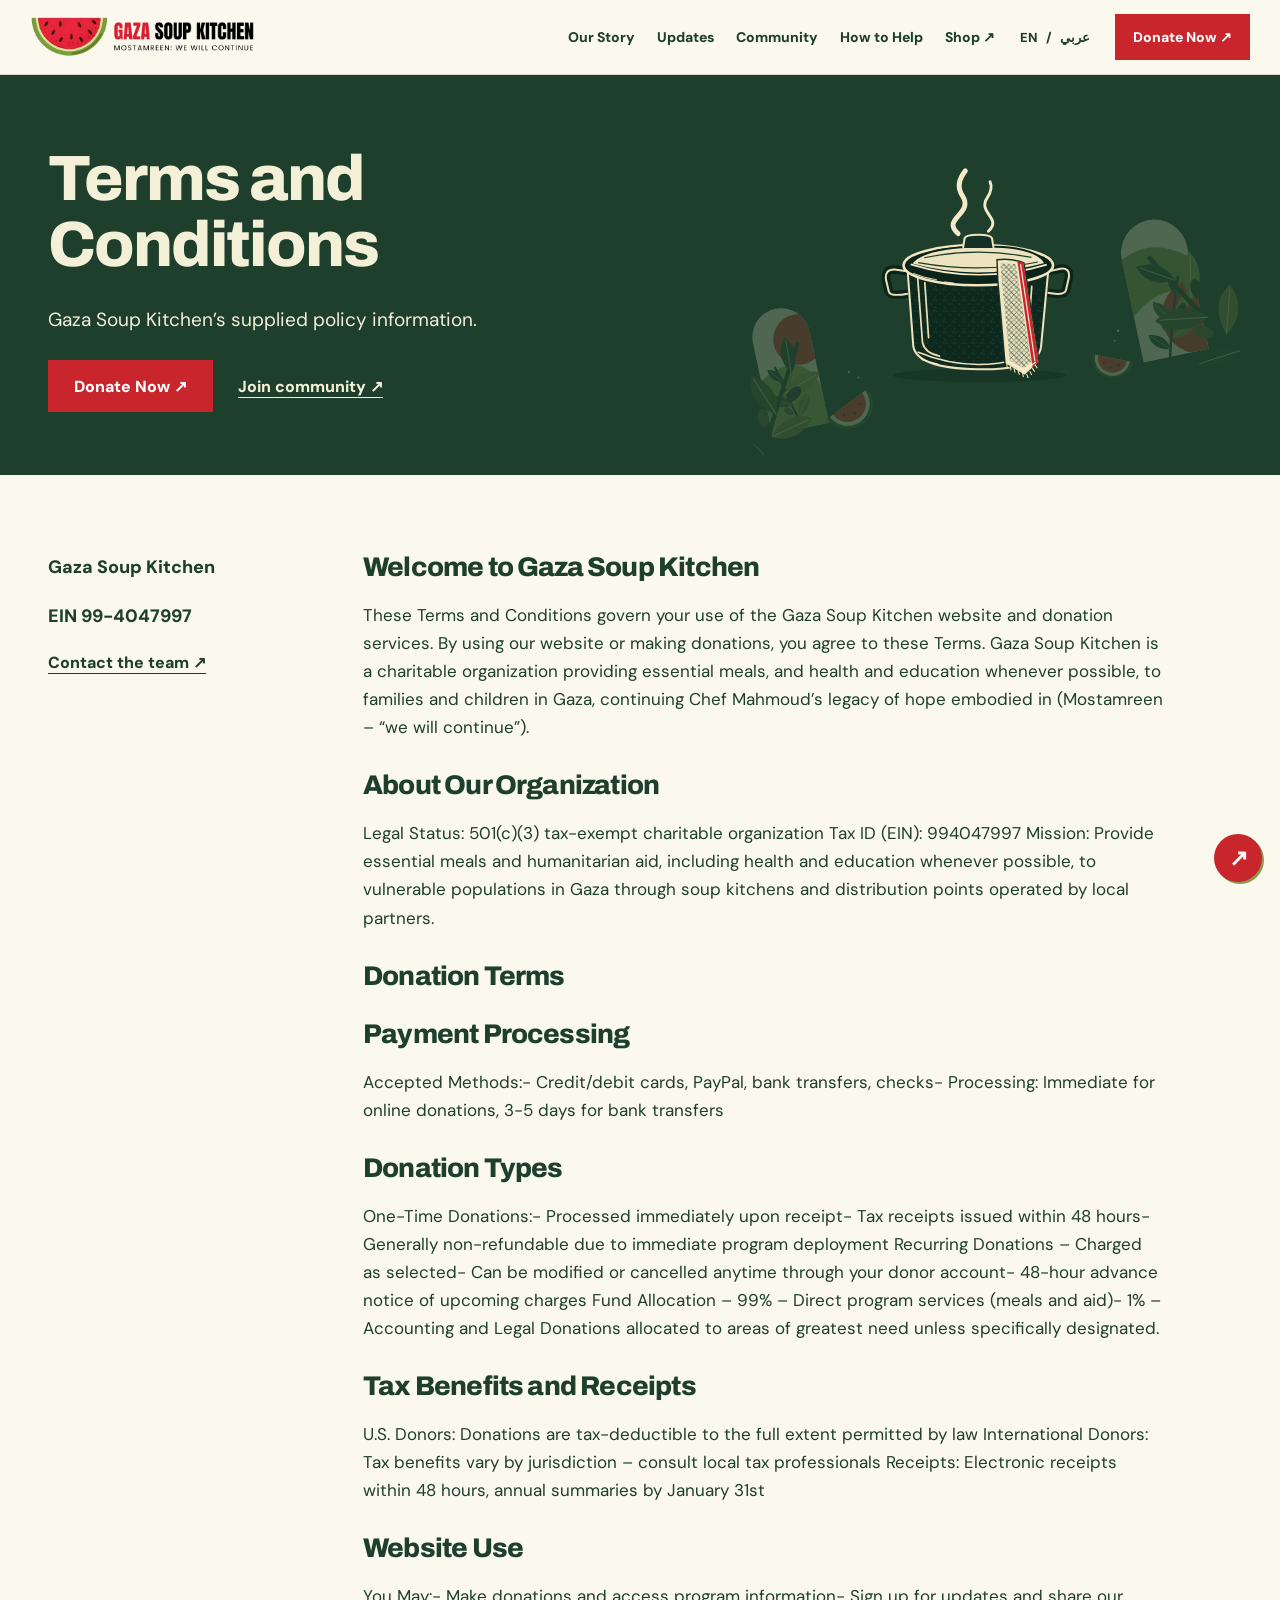
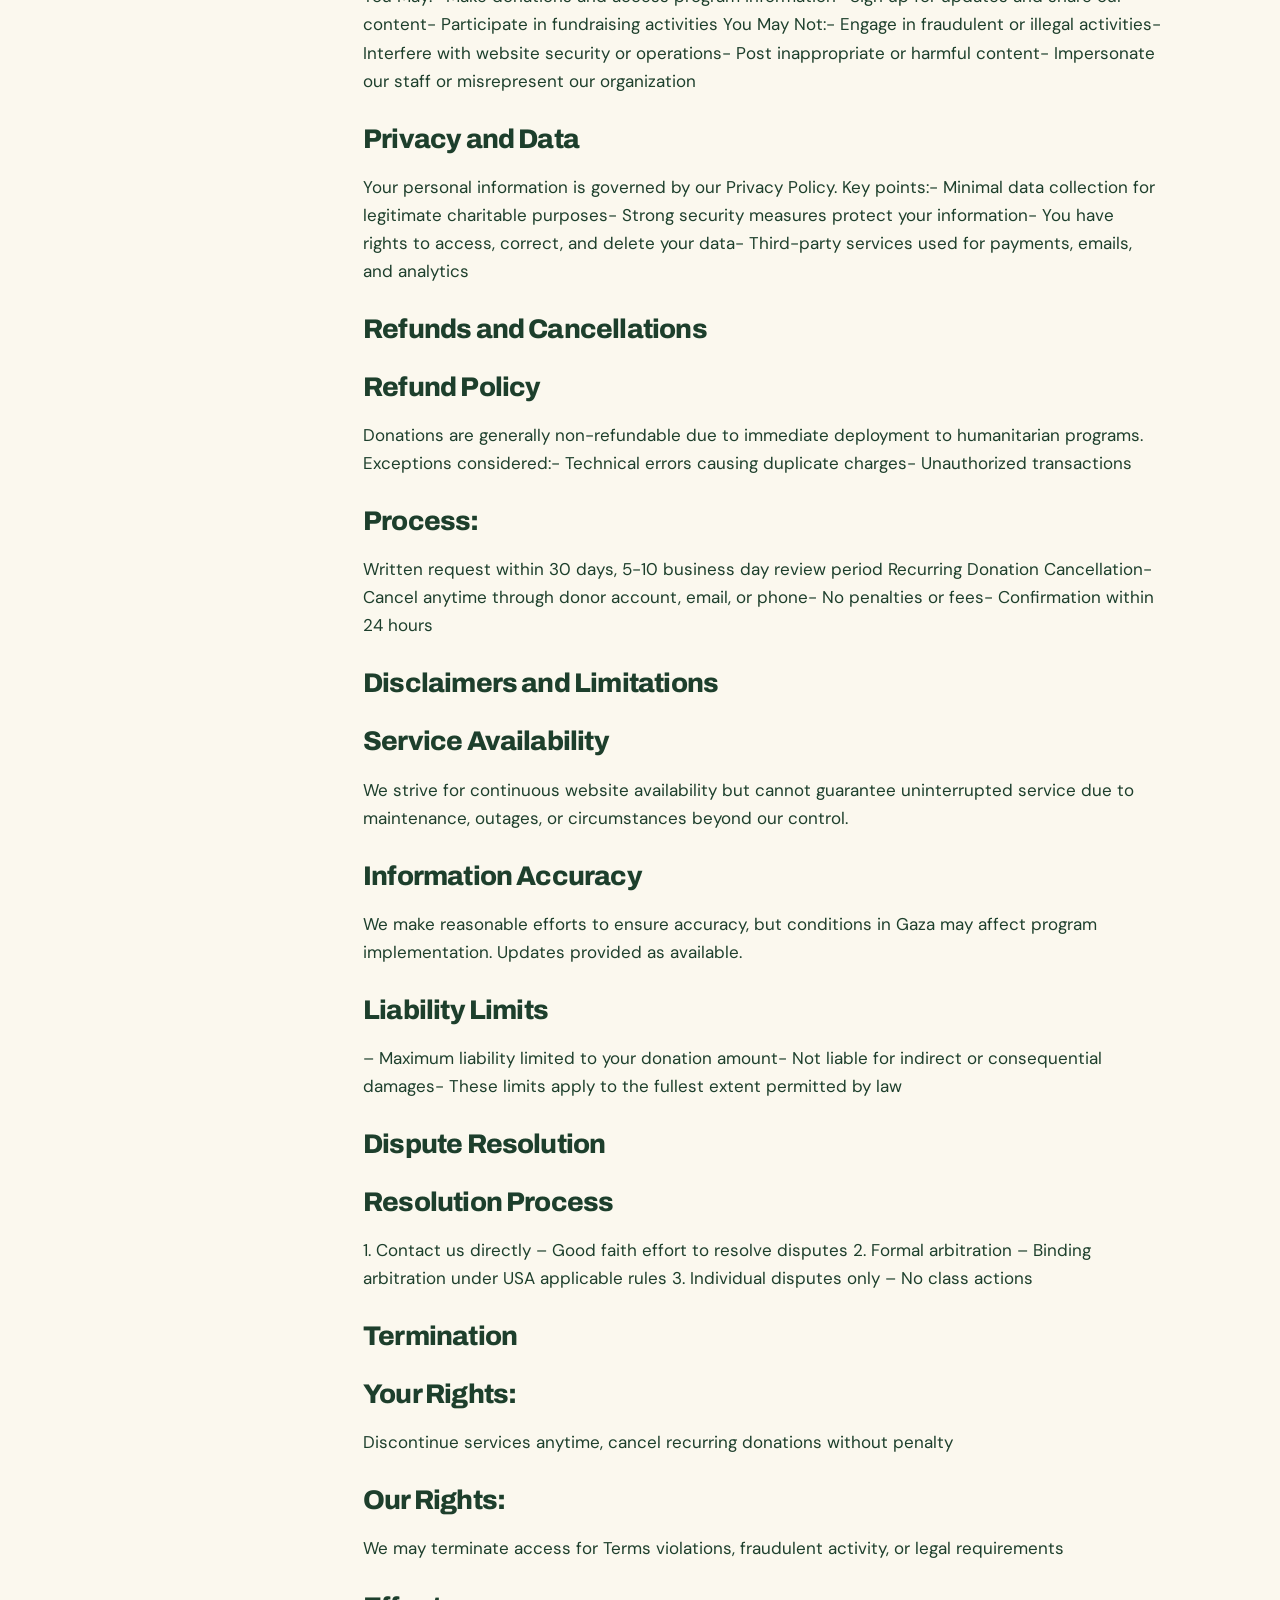
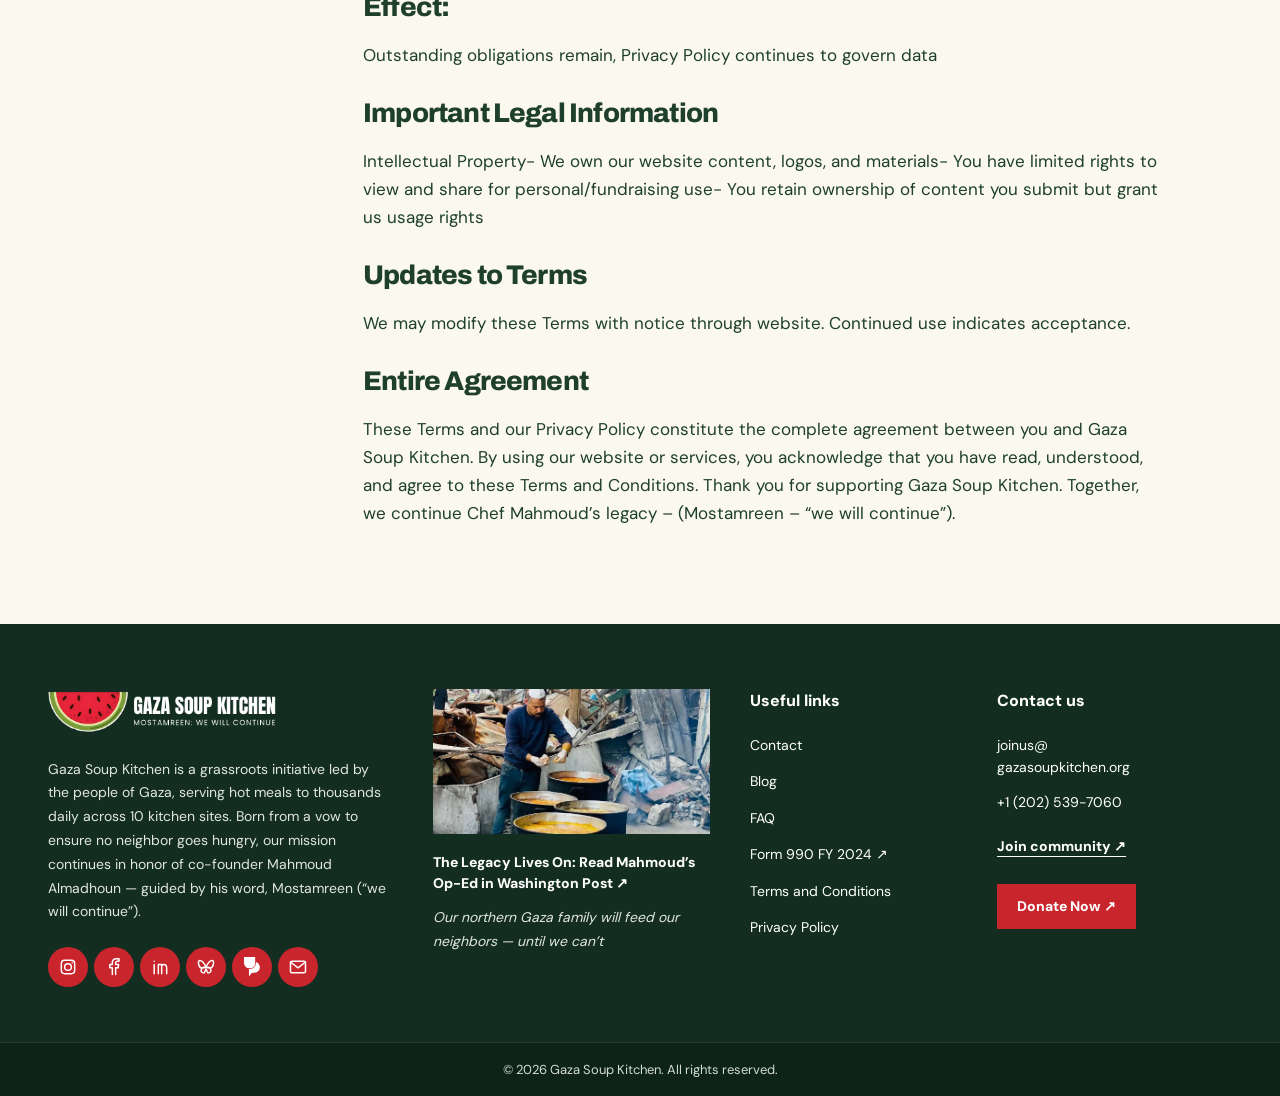
<file: full-site/terms.html>
<!doctype html><html lang="en"><head><meta charset="utf-8"><meta name="viewport" content="width=device-width, initial-scale=1"><meta name="robots" content="noindex,nofollow"><meta name="description" content="Terms and Conditions for Gaza Soup Kitchen."><title>Terms and Conditions | Gaza Soup Kitchen</title><link rel="icon" type="image/svg+xml" href="assets/favicon-watermelon.svg"><link rel="preload" href="assets/archivo.woff2" as="font" type="font/woff2" crossorigin><link rel="stylesheet" href="homepage.css"><link rel="stylesheet" href="site.css"><link rel="stylesheet" href="inner.css"></head><body class="inner-page" data-page="terms.html"><a class="skip-link" href="#main">Skip to content</a><header class="site-header"><div class="header-inner"><a class="brand" href="index.html" aria-label="Gaza Soup Kitchen home"><img src="assets/logo.png" width="190" height="37" alt="Gaza Soup Kitchen"></a><a class="mobile-donate" href="donate.html" aria-label="Donate to Gaza Soup Kitchen">Donate <span aria-hidden="true">↗</span></a><button class="menu-toggle" type="button" aria-expanded="false" aria-controls="main-nav" aria-label="Open menu"><svg aria-hidden="true" viewBox="0 0 24 24" width="24" height="24" fill="none" stroke="currentColor" stroke-width="2"><path d="M3 6h18M3 12h18M3 18h18"/></svg></button><nav id="main-nav" aria-label="Main menu"><a href="story.html">Our Story</a><a href="updates.html">Updates</a><a href="https://v2waatmqekakohiznlaj.app.clientclub.net/communities/groups/gaza-soup-kitchen" target="_blank" rel="noopener">Community</a><a href="help.html">How to Help</a><a href="https://safrapparel.com/collections/gaza-soup-kitchen-merch/Gaza" target="_blank" rel="noopener">Shop <span aria-hidden="true">↗</span></a><span class="language" aria-label="Language"><a href="?lang=en" data-language="en" lang="en">EN</a><span aria-hidden="true"> / </span><a href="?lang=ar" data-language="ar" lang="ar">عربي</a></span><a class="nav-donate" href="donate.html">Donate Now <span aria-hidden="true">↗</span></a></nav></div></header><main id="main"><section class="inner-mast"><div class="wrap mast-grid"><div><h1 data-cms="terms.title">Terms and Conditions</h1><p data-cms="terms.intro">Gaza Soup Kitchen’s supplied policy information.</p><div class="mast-links"><a class="btn red" href="donate.html">Donate Now ↗</a><a class="text-link" href="https://v2waatmqekakohiznlaj.app.clientclub.net/communities/groups/gaza-soup-kitchen" target="_blank" rel="noopener">Join community ↗</a></div></div><div class="mast-art" aria-hidden="true"><img src="assets/pot-print.svg" alt=""><img src="assets/olive-near.svg" alt=""></div></div></section><section class="chapter"><div class="wrap policy-layout"><aside><p data-cms="terms.copy.9e4b734377da">Gaza Soup Kitchen</p><p data-cms="terms.copy.62fce2f7c96d">EIN 99-4047997</p><a class="text-link" href="contact.html">Contact the team ↗</a></aside><article class="policy-text"><h2 data-cms="terms.copy.6b0e30d22e8f">Welcome to Gaza Soup Kitchen</h2><p data-cms="terms.copy.1b11d71320a1">These Terms and Conditions govern your use of the Gaza Soup Kitchen website and donation services. By using our website or making donations, you agree to these Terms. Gaza Soup Kitchen is a charitable organization providing essential meals, and health and education whenever possible, to families and children in Gaza, continuing Chef Mahmoud’s legacy of hope embodied in (Mostamreen – “we will continue”).</p><h2 data-cms="terms.copy.6552d456c762">About Our Organization</h2><p data-cms="terms.copy.1934e6ca7619">Legal Status: 501(c)(3) tax-exempt charitable organization Tax ID (EIN): 994047997 Mission: Provide essential meals and humanitarian aid, including health and education whenever possible, to vulnerable populations in Gaza through soup kitchens and distribution points operated by local partners.</p><h2 data-cms="terms.copy.87e5a94b32c3">Donation Terms</h2><h2 data-cms="terms.copy.0d203aa04c04">Payment Processing</h2><p data-cms="terms.copy.d60f2631bcbf">Accepted Methods:- Credit/debit cards, PayPal, bank transfers, checks- Processing: Immediate for online donations, 3-5 days for bank transfers</p><h2 data-cms="terms.copy.a2e11fdabd11">Donation Types</h2><p data-cms="terms.copy.5c279b29aea3">One-Time Donations:- Processed immediately upon receipt- Tax receipts issued within 48 hours- Generally non-refundable due to immediate program deployment Recurring Donations – Charged as selected- Can be modified or cancelled anytime through your donor account- 48-hour advance notice of upcoming charges Fund Allocation – 99% – Direct program services (meals and aid)- 1% – Accounting and Legal Donations allocated to areas of greatest need unless specifically designated.</p><h2 data-cms="terms.copy.d912b8ec4a09">Tax Benefits and Receipts</h2><p data-cms="terms.copy.f36169e8de23">U.S. Donors: Donations are tax-deductible to the full extent permitted by law International Donors: Tax benefits vary by jurisdiction – consult local tax professionals Receipts: Electronic receipts within 48 hours, annual summaries by January 31st</p><h2 data-cms="terms.copy.10d7dc41e8ea">Website Use</h2><p data-cms="terms.copy.6afade7d8c57">You May:- Make donations and access program information- Sign up for updates and share our content- Participate in fundraising activities You May Not:- Engage in fraudulent or illegal activities- Interfere with website security or operations- Post inappropriate or harmful content- Impersonate our staff or misrepresent our organization</p><h2 data-cms="terms.copy.77fbe4530d5d">Privacy and Data</h2><p data-cms="terms.copy.6bb709dc134f">Your personal information is governed by our Privacy Policy. Key points:- Minimal data collection for legitimate charitable purposes- Strong security measures protect your information- You have rights to access, correct, and delete your data- Third-party services used for payments, emails, and analytics</p><h2 data-cms="terms.copy.fb733aad5eaa">Refunds and Cancellations</h2><h2 data-cms="terms.copy.d5527d0e03cd">Refund Policy</h2><p data-cms="terms.copy.c6a9aa1828eb">Donations are generally non-refundable due to immediate deployment to humanitarian programs. Exceptions considered:- Technical errors causing duplicate charges- Unauthorized transactions</p><h2 data-cms="terms.copy.9013f241133c">Process:</h2><p data-cms="terms.copy.3cdeb54405ea">Written request within 30 days, 5-10 business day review period Recurring Donation Cancellation- Cancel anytime through donor account, email, or phone- No penalties or fees- Confirmation within 24 hours</p><h2 data-cms="terms.copy.81849bf06bb8">Disclaimers and Limitations</h2><h2 data-cms="terms.copy.268df0dace66">Service Availability</h2><p data-cms="terms.copy.d0c26156839b">We strive for continuous website availability but cannot guarantee uninterrupted service due to maintenance, outages, or circumstances beyond our control.</p><h2 data-cms="terms.copy.02c4382bda8a">Information Accuracy</h2><p data-cms="terms.copy.455e34425e60">We make reasonable efforts to ensure accuracy, but conditions in Gaza may affect program implementation. Updates provided as available.</p><h2 data-cms="terms.copy.7fe3e4c3d491">Liability Limits</h2><p data-cms="terms.copy.072e378195b6">– Maximum liability limited to your donation amount- Not liable for indirect or consequential damages- These limits apply to the fullest extent permitted by law</p><h2 data-cms="terms.copy.417b353e90bb">Dispute Resolution</h2><h2 data-cms="terms.copy.88d3b22bd321">Resolution Process</h2><p data-cms="terms.copy.30397f9bd658">1. Contact us directly – Good faith effort to resolve disputes 2. Formal arbitration – Binding arbitration under USA applicable rules 3. Individual disputes only – No class actions</p><h2 data-cms="terms.copy.2ee85218866a">Termination</h2><h2 data-cms="terms.copy.4ba5191e8f7b">Your Rights:</h2><p data-cms="terms.copy.161f7bbd8bf7">Discontinue services anytime, cancel recurring donations without penalty</p><h2 data-cms="terms.copy.b8eb3c62a49f">Our Rights:</h2><p data-cms="terms.copy.c2f1b805c242">We may terminate access for Terms violations, fraudulent activity, or legal requirements</p><h2 data-cms="terms.copy.73be54c86084">Effect:</h2><p data-cms="terms.copy.f488dbab92c8">Outstanding obligations remain, Privacy Policy continues to govern data</p><h2 data-cms="terms.copy.619499382a17">Important Legal Information</h2><p data-cms="terms.copy.59119d910eb6">Intellectual Property- We own our website content, logos, and materials- You have limited rights to view and share for personal/fundraising use- You retain ownership of content you submit but grant us usage rights</p><h2 data-cms="terms.copy.790e47f33765">Updates to Terms</h2><p data-cms="terms.copy.1f953225dddb">We may modify these Terms with notice through website. Continued use indicates acceptance.</p><h2 data-cms="terms.copy.77e697e855ff">Entire Agreement</h2><p data-cms="terms.copy.354d1255cd95">These Terms and our Privacy Policy constitute the complete agreement between you and Gaza Soup Kitchen. By using our website or services, you acknowledge that you have read, understood, and agree to these Terms and Conditions. Thank you for supporting Gaza Soup Kitchen. Together, we continue Chef Mahmoud’s legacy – (Mostamreen – “we will continue”).</p></article></div></section></main><footer class="footer"><div class="wrap footer-grid"><div class="footer-about"><a class="brand" href="index.html" aria-label="Gaza Soup Kitchen home"><img src="assets/logo-white.png" alt="Gaza Soup Kitchen" width="230" height="45"></a><p>Gaza Soup Kitchen is a grassroots initiative led by the people of Gaza, serving hot meals to thousands daily across 10 kitchen sites. Born from a vow to ensure no neighbor goes hungry, our mission continues in honor of co-founder Mahmoud Almadhoun — guided by his word, Mostamreen (“we will continue”).</p><div class="socials"><a href="https://www.instagram.com/gazasoupkitchen" target="_blank" rel="noopener" aria-label="Instagram"><span aria-hidden="true"><svg viewBox="0 0 24 24" width="19" height="19" fill="none" stroke="currentColor" stroke-width="1.8" stroke-linecap="round" stroke-linejoin="round"><rect x="4" y="4" width="16" height="16" rx="4"/><circle cx="12" cy="12" r="4"/><path d="M17 7h.01"/></svg></span><span>Instagram</span></a><a href="https://www.facebook.com/people/Gaza-Soup-Kitchen/61566140846121" target="_blank" rel="noopener" aria-label="Facebook"><span aria-hidden="true"><svg viewBox="0 0 24 24" width="19" height="19" fill="none" stroke="currentColor" stroke-width="1.8" stroke-linecap="round" stroke-linejoin="round"><path d="M14 21v-8h3l.5-4H14V7c0-1 1-2 2-2h2V2h-3c-3 0-5 2-5 5v2H7v4h3v8"/></svg></span><span>Facebook</span></a><a href="https://www.linkedin.com/company/gaza-soup-kitchen/" target="_blank" rel="noopener" aria-label="LinkedIn"><span aria-hidden="true"><svg viewBox="0 0 24 24" width="19" height="19" fill="none" stroke="currentColor" stroke-width="1.8" stroke-linecap="round" stroke-linejoin="round"><path d="M5 9v11M5 5v.1M10 20V9h4v2c1-3 6-3 6 2v7M14 12v8"/></svg></span><span>LinkedIn</span></a><a href="https://bsky.app/profile/gaza-soupkitchen.bsky.social" target="_blank" rel="noopener" aria-label="Bluesky"><span aria-hidden="true"><svg viewBox="0 0 24 24" width="19" height="19" fill="none" stroke="currentColor" stroke-width="1.8" stroke-linecap="round" stroke-linejoin="round"><path d="M12 12C8 3 2 2 3 8s4 6 9 4c-8 0-7 8-2 7l2-5 2 5c5 1 6-7-2-7 5 2 8 2 9-4s-5-5-9 4Z"/></svg></span><span>Bluesky</span></a><a href="https://share.upscrolled.com/en/user/7a1274da-83ce-4e38-a2a4-c4e4c1b47e31/" target="_blank" rel="noopener" aria-label="UpScrolled"><span aria-hidden="true"><img src="assets/upscrolled.svg" class="upscrolled-icon" alt="" aria-hidden="true"></span><span>UpScrolled</span></a><a href="mailto:joinus@gazasoupkitchen.org" target="_blank" rel="noopener" aria-label="Email"><span aria-hidden="true"><svg viewBox="0 0 24 24" width="19" height="19" fill="none" stroke="currentColor" stroke-width="1.8" stroke-linecap="round" stroke-linejoin="round"><rect x="3" y="5" width="18" height="14" rx="2"/><path d="m3 6 9 7 9-7"/></svg></span><span>Email</span></a></div></div><div class="footer-post"><a href="https://www.washingtonpost.com/opinions/2024/04/03/gaza-famine-family-soupkitchen/" target="_blank" rel="noopener"><img src="assets/hero-kitchen.webp" alt="Mahmoud cooking at Gaza Soup Kitchen" loading="lazy"><h3>The Legacy Lives On: Read Mahmoud’s Op-Ed in Washington Post ↗</h3><p>Our northern Gaza family will feed our neighbors — until we can’t</p></a></div><div class="footer-links"><h3>Useful links</h3><a href="contact.html">Contact</a><a href="updates.html">Blog</a><a href="faq.html">FAQ</a><a href="assets/form-990-2024.pdf" target="_blank" rel="noopener">Form 990 FY 2024 ↗</a><a href="terms.html">Terms and Conditions</a><a href="privacy.html">Privacy Policy</a></div><div class="footer-contact"><h3>Contact us</h3><a href="mailto:joinus@gazasoupkitchen.org">joinus@<br>gazasoupkitchen.org</a><a href="tel:+12025397060">+1 (202) 539-7060</a><a class="text-link footer-community" href="https://v2waatmqekakohiznlaj.app.clientclub.net/communities/groups/gaza-soup-kitchen" target="_blank" rel="noopener">Join community ↗</a><a class="btn red" href="donate.html">Donate Now ↗</a></div></div><div class="footer-bottom"><div class="wrap">© 2026 Gaza Soup Kitchen. All rights reserved.</div></div></footer><script src="site.js" defer></script><script src="interactions.js" defer></script><script src="static-review.js" defer></script></body></html>
</file>
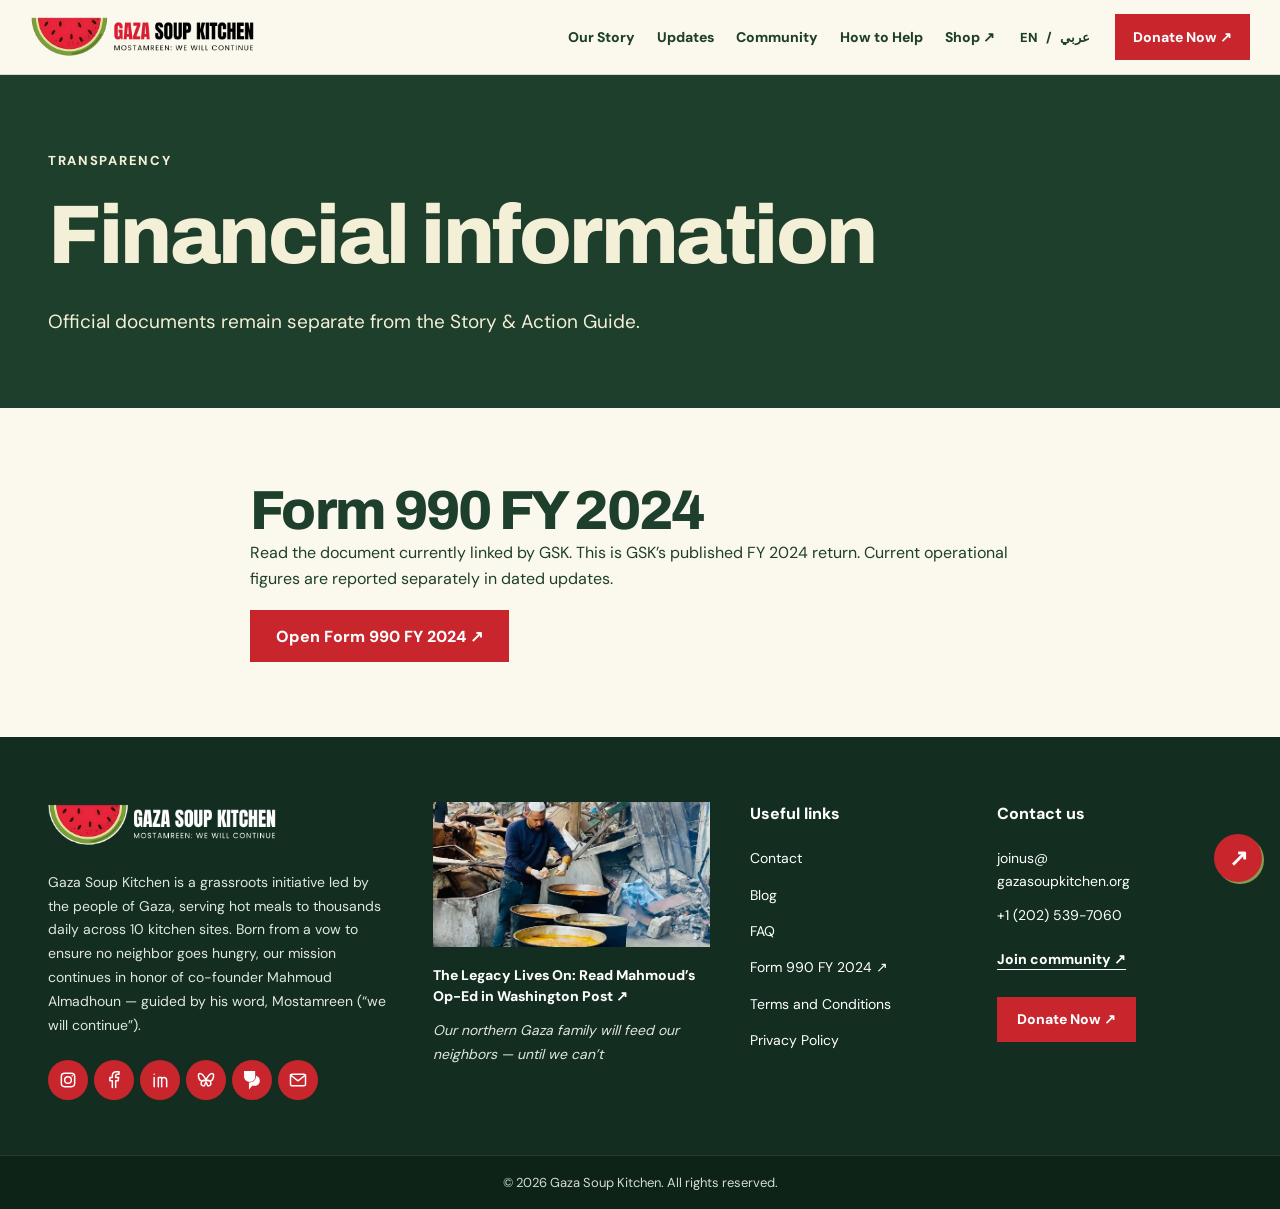
<file: full-site/transparency.html>
<!doctype html><html lang="en"><head><meta charset="utf-8"><meta name="viewport" content="width=device-width, initial-scale=1"><meta name="robots" content="noindex,nofollow"><meta name="description" content="Financial information | Gaza Soup Kitchen"><title>Financial information | Gaza Soup Kitchen</title><link rel="icon" type="image/svg+xml" href="assets/favicon-watermelon.svg"><link rel="preload" href="assets/archivo.woff2" as="font" type="font/woff2" crossorigin><link rel="stylesheet" href="homepage.css"><link rel="stylesheet" href="site.css"><link rel="stylesheet" href="inner.css"></head><body class="inner-page" data-page="transparency.html"><a class="skip-link" href="#main">Skip to content</a><header class="site-header"><div class="header-inner"><a class="brand" href="index.html" aria-label="Gaza Soup Kitchen home"><img src="assets/logo.png" width="190" height="37" alt="Gaza Soup Kitchen"></a><a class="mobile-donate" href="donate.html" aria-label="Donate to Gaza Soup Kitchen">Donate <span aria-hidden="true">↗</span></a><button class="menu-toggle" type="button" aria-expanded="false" aria-controls="main-nav" aria-label="Open menu"><svg aria-hidden="true" viewBox="0 0 24 24" width="24" height="24" fill="none" stroke="currentColor" stroke-width="2"><path d="M3 6h18M3 12h18M3 18h18"/></svg></button><nav id="main-nav" aria-label="Main menu"><a href="story.html">Our Story</a><a href="updates.html">Updates</a><a href="https://v2waatmqekakohiznlaj.app.clientclub.net/communities/groups/gaza-soup-kitchen" target="_blank" rel="noopener">Community</a><a href="help.html">How to Help</a><a href="https://safrapparel.com/collections/gaza-soup-kitchen-merch/Gaza" target="_blank" rel="noopener">Shop <span aria-hidden="true">↗</span></a><span class="language" aria-label="Language"><a href="?lang=en" data-language="en" lang="en">EN</a><span aria-hidden="true"> / </span><a href="?lang=ar" data-language="ar" lang="ar">عربي</a></span><a class="nav-donate" href="donate.html">Donate Now <span aria-hidden="true">↗</span></a></nav></div></header><main id="main"><section class="page-intro"><div class="wrap"><p class="eyebrow" data-cms="transparency.copy.ae4214b7d05e">TRANSPARENCY</p><h1>Financial information</h1><p data-cms="transparency.copy.f14bef4ab7c9">Official documents remain separate from the Story & Action Guide.</p></div></section><section class="content-section"><div class="wrap reading"><h2 data-cms="transparency.copy.77543301f519">Form 990 FY 2024</h2><p data-cms="transparency.copy.2285716ed1e6">Read the document currently linked by GSK. This is GSK’s published FY 2024 return. Current operational figures are reported separately in dated updates.</p><a class="btn red" href="assets/form-990-2024.pdf" target="_blank" rel="noopener">Open Form 990 FY 2024 ↗</a></div></section></main><footer class="footer"><div class="wrap footer-grid"><div class="footer-about"><a class="brand" href="index.html" aria-label="Gaza Soup Kitchen home"><img src="assets/logo-white.png" alt="Gaza Soup Kitchen" width="230" height="45"></a><p>Gaza Soup Kitchen is a grassroots initiative led by the people of Gaza, serving hot meals to thousands daily across 10 kitchen sites. Born from a vow to ensure no neighbor goes hungry, our mission continues in honor of co-founder Mahmoud Almadhoun — guided by his word, Mostamreen (“we will continue”).</p><div class="socials"><a href="https://www.instagram.com/gazasoupkitchen" target="_blank" rel="noopener" aria-label="Instagram"><span aria-hidden="true"><svg viewBox="0 0 24 24" width="19" height="19" fill="none" stroke="currentColor" stroke-width="1.8" stroke-linecap="round" stroke-linejoin="round"><rect x="4" y="4" width="16" height="16" rx="4"/><circle cx="12" cy="12" r="4"/><path d="M17 7h.01"/></svg></span><span>Instagram</span></a><a href="https://www.facebook.com/people/Gaza-Soup-Kitchen/61566140846121" target="_blank" rel="noopener" aria-label="Facebook"><span aria-hidden="true"><svg viewBox="0 0 24 24" width="19" height="19" fill="none" stroke="currentColor" stroke-width="1.8" stroke-linecap="round" stroke-linejoin="round"><path d="M14 21v-8h3l.5-4H14V7c0-1 1-2 2-2h2V2h-3c-3 0-5 2-5 5v2H7v4h3v8"/></svg></span><span>Facebook</span></a><a href="https://www.linkedin.com/company/gaza-soup-kitchen/" target="_blank" rel="noopener" aria-label="LinkedIn"><span aria-hidden="true"><svg viewBox="0 0 24 24" width="19" height="19" fill="none" stroke="currentColor" stroke-width="1.8" stroke-linecap="round" stroke-linejoin="round"><path d="M5 9v11M5 5v.1M10 20V9h4v2c1-3 6-3 6 2v7M14 12v8"/></svg></span><span>LinkedIn</span></a><a href="https://bsky.app/profile/gaza-soupkitchen.bsky.social" target="_blank" rel="noopener" aria-label="Bluesky"><span aria-hidden="true"><svg viewBox="0 0 24 24" width="19" height="19" fill="none" stroke="currentColor" stroke-width="1.8" stroke-linecap="round" stroke-linejoin="round"><path d="M12 12C8 3 2 2 3 8s4 6 9 4c-8 0-7 8-2 7l2-5 2 5c5 1 6-7-2-7 5 2 8 2 9-4s-5-5-9 4Z"/></svg></span><span>Bluesky</span></a><a href="https://share.upscrolled.com/en/user/7a1274da-83ce-4e38-a2a4-c4e4c1b47e31/" target="_blank" rel="noopener" aria-label="UpScrolled"><span aria-hidden="true"><img src="assets/upscrolled.svg" class="upscrolled-icon" alt="" aria-hidden="true"></span><span>UpScrolled</span></a><a href="mailto:joinus@gazasoupkitchen.org" target="_blank" rel="noopener" aria-label="Email"><span aria-hidden="true"><svg viewBox="0 0 24 24" width="19" height="19" fill="none" stroke="currentColor" stroke-width="1.8" stroke-linecap="round" stroke-linejoin="round"><rect x="3" y="5" width="18" height="14" rx="2"/><path d="m3 6 9 7 9-7"/></svg></span><span>Email</span></a></div></div><div class="footer-post"><a href="https://www.washingtonpost.com/opinions/2024/04/03/gaza-famine-family-soupkitchen/" target="_blank" rel="noopener"><img src="assets/hero-kitchen.webp" alt="Mahmoud cooking at Gaza Soup Kitchen" loading="lazy"><h3>The Legacy Lives On: Read Mahmoud’s Op-Ed in Washington Post ↗</h3><p>Our northern Gaza family will feed our neighbors — until we can’t</p></a></div><div class="footer-links"><h3>Useful links</h3><a href="contact.html">Contact</a><a href="updates.html">Blog</a><a href="faq.html">FAQ</a><a href="assets/form-990-2024.pdf" target="_blank" rel="noopener">Form 990 FY 2024 ↗</a><a href="terms.html">Terms and Conditions</a><a href="privacy.html">Privacy Policy</a></div><div class="footer-contact"><h3>Contact us</h3><a href="mailto:joinus@gazasoupkitchen.org">joinus@<br>gazasoupkitchen.org</a><a href="tel:+12025397060">+1 (202) 539-7060</a><a class="text-link footer-community" href="https://v2waatmqekakohiznlaj.app.clientclub.net/communities/groups/gaza-soup-kitchen" target="_blank" rel="noopener">Join community ↗</a><a class="btn red" href="donate.html">Donate Now ↗</a></div></div><div class="footer-bottom"><div class="wrap">© 2026 Gaza Soup Kitchen. All rights reserved.</div></div></footer><script src="site.js" defer></script><script src="interactions.js" defer></script><script src="static-review.js" defer></script></body></html>
</file>
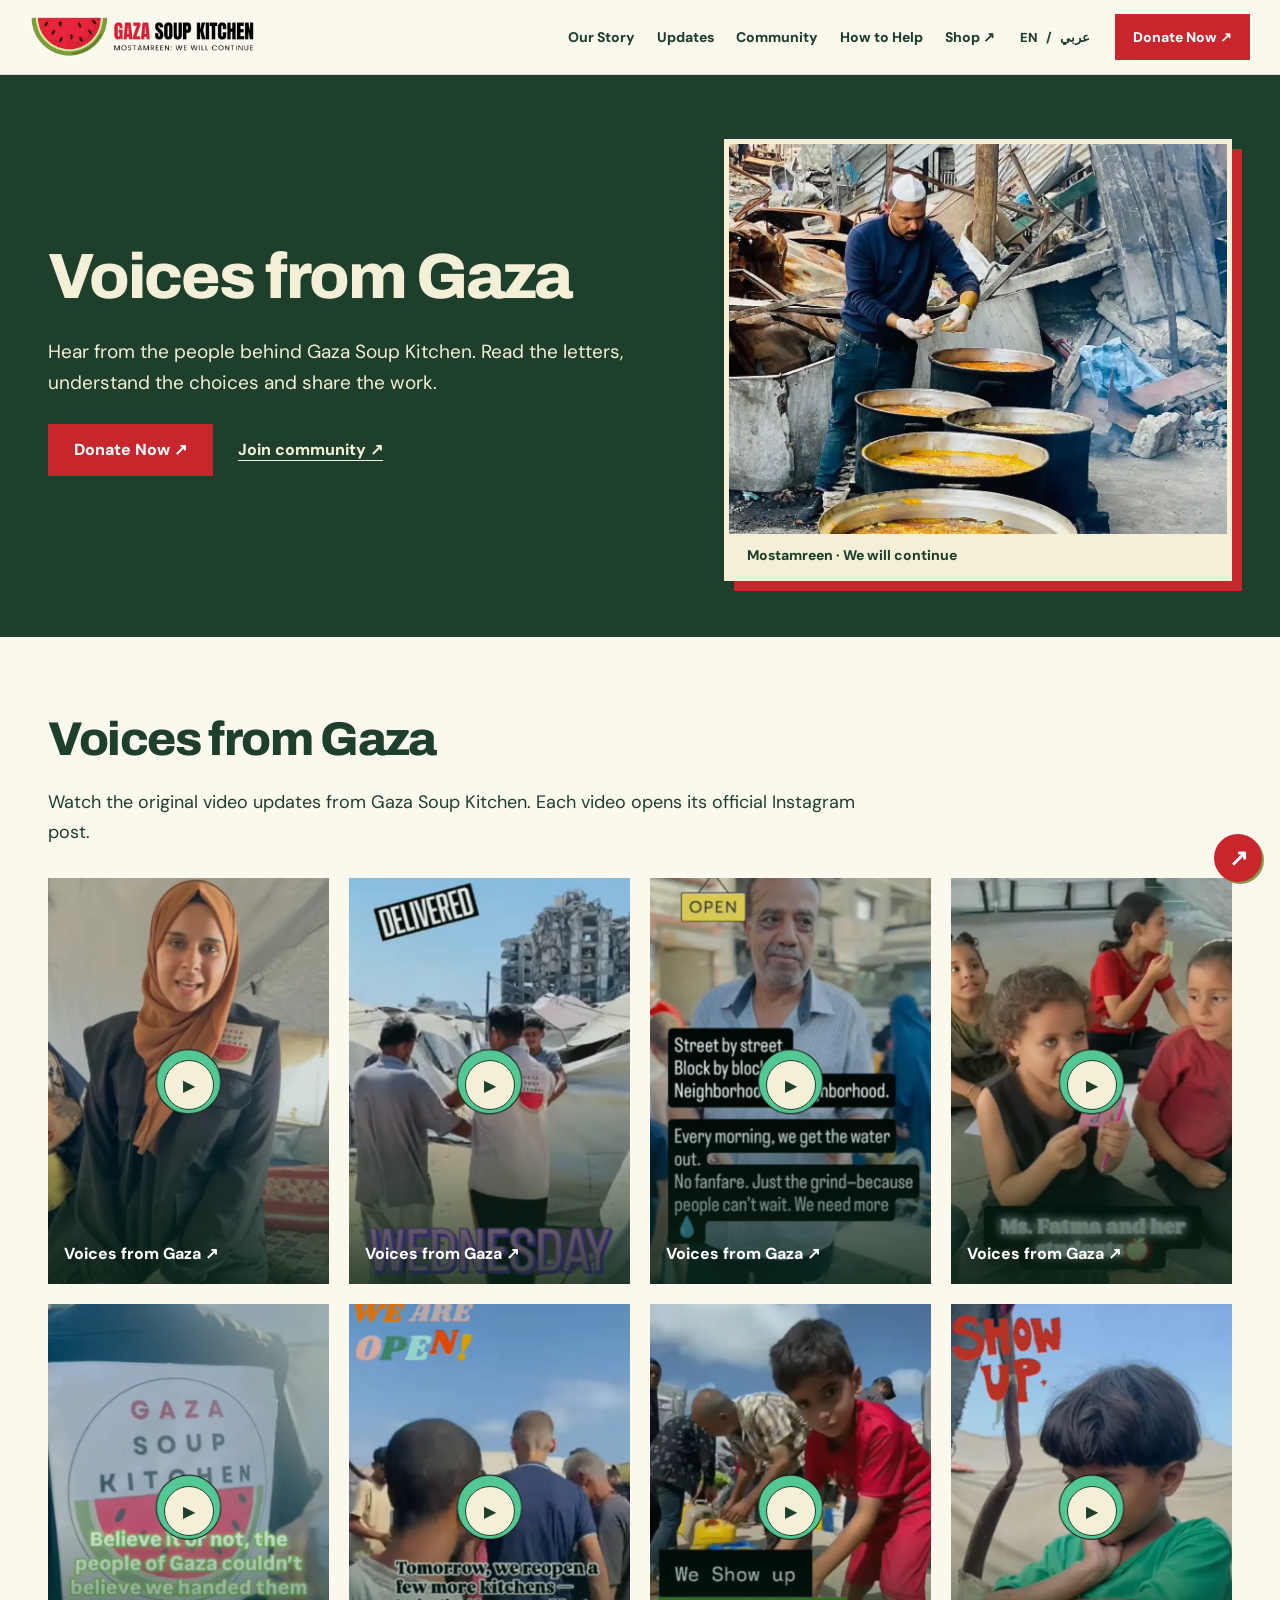
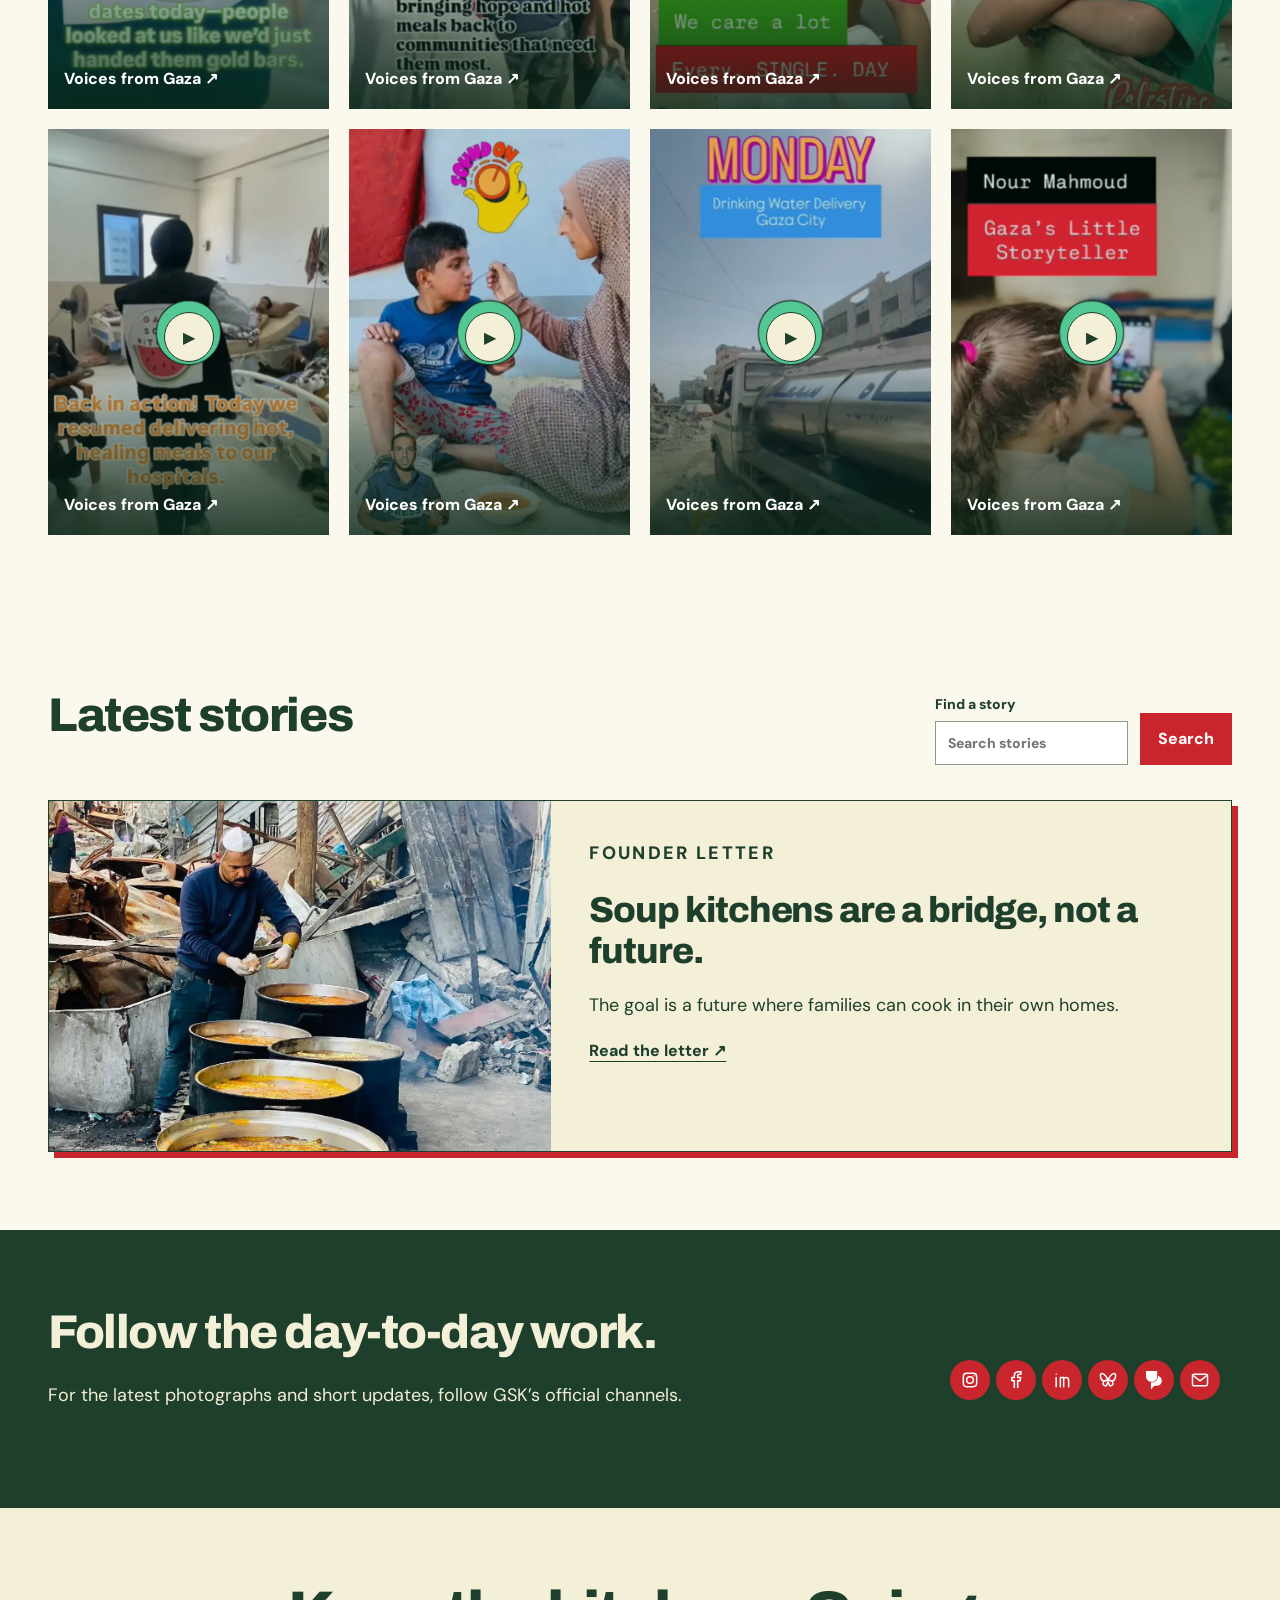
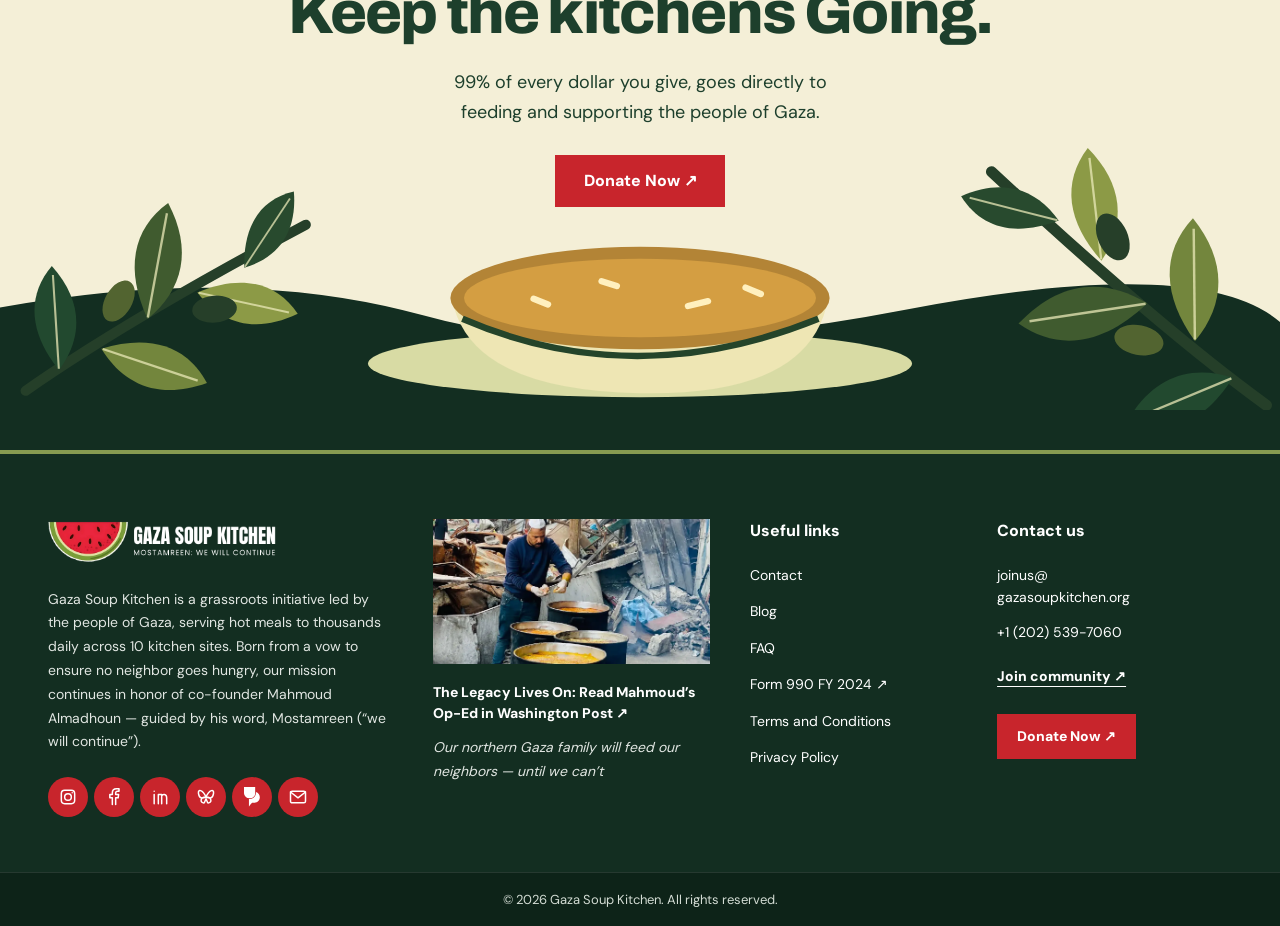
<file: full-site/updates.html>
<!doctype html><html lang="en"><head><meta charset="utf-8"><meta name="viewport" content="width=device-width, initial-scale=1"><meta name="robots" content="noindex,nofollow"><meta name="description" content="Videos, letters, stories and official updates from Gaza Soup Kitchen."><title>Voices from Gaza | Gaza Soup Kitchen</title><link rel="icon" type="image/svg+xml" href="assets/favicon-watermelon.svg"><link rel="preload" href="assets/archivo.woff2" as="font" type="font/woff2" crossorigin><link rel="stylesheet" href="homepage.css"><link rel="stylesheet" href="site.css"><link rel="stylesheet" href="inner.css"></head><body class="inner-page" data-page="updates.html"><a class="skip-link" href="#main">Skip to content</a><header class="site-header"><div class="header-inner"><a class="brand" href="index.html" aria-label="Gaza Soup Kitchen home"><img src="assets/logo.png" width="190" height="37" alt="Gaza Soup Kitchen"></a><a class="mobile-donate" href="donate.html" aria-label="Donate to Gaza Soup Kitchen">Donate <span aria-hidden="true">↗</span></a><button class="menu-toggle" type="button" aria-expanded="false" aria-controls="main-nav" aria-label="Open menu"><svg aria-hidden="true" viewBox="0 0 24 24" width="24" height="24" fill="none" stroke="currentColor" stroke-width="2"><path d="M3 6h18M3 12h18M3 18h18"/></svg></button><nav id="main-nav" aria-label="Main menu"><a href="story.html">Our Story</a><a href="updates.html">Updates</a><a href="https://v2waatmqekakohiznlaj.app.clientclub.net/communities/groups/gaza-soup-kitchen" target="_blank" rel="noopener">Community</a><a href="help.html">How to Help</a><a href="https://safrapparel.com/collections/gaza-soup-kitchen-merch/Gaza" target="_blank" rel="noopener">Shop <span aria-hidden="true">↗</span></a><span class="language" aria-label="Language"><a href="?lang=en" data-language="en" lang="en">EN</a><span aria-hidden="true"> / </span><a href="?lang=ar" data-language="ar" lang="ar">عربي</a></span><a class="nav-donate" href="donate.html">Donate Now <span aria-hidden="true">↗</span></a></nav></div></header><main id="main"><section class="inner-mast"><div class="wrap mast-grid"><div><h1 data-cms="updates.title">Voices from Gaza</h1><p data-cms="updates.intro">Hear from the people behind Gaza Soup Kitchen. Read the letters, understand the choices and share the work.</p><div class="mast-links"><a class="btn red" href="donate.html">Donate Now ↗</a><a class="text-link" href="https://v2waatmqekakohiznlaj.app.clientclub.net/communities/groups/gaza-soup-kitchen" target="_blank" rel="noopener">Join community ↗</a></div></div><figure class="mast-photo"><img src="assets/hero-kitchen.webp" alt="Gaza Soup Kitchen team at work" data-cms-src="updates.image.c7a2dd178cc9"><figcaption>Mostamreen · We will continue</figcaption></figure></div></section><section class="chapter"><div class="wrap"><h2 data-cms="updates.copy.6129b729bd57">Voices from Gaza</h2><p data-cms="updates.copy.6d516fe4a795">Watch the original video updates from Gaza Soup Kitchen. Each video opens its official Instagram post.</p><div class="updates-videos" data-video-list><a class="voice-card" href="https://www.instagram.com/reel/DNBiS_XgvPf/" target="_blank" rel="noopener"><img src="assets/voice-01.webp" alt="Voices from Gaza" loading="lazy" data-cms-src="updates.image.7994b8f568d2"><span class="voice-play" aria-hidden="true">▶</span><span class="voice-label">Voices from Gaza ↗</span></a><a class="voice-card" href="https://www.instagram.com/reel/DNBpszdyCvw/" target="_blank" rel="noopener"><img src="assets/voice-02.webp" alt="Voices from Gaza" loading="lazy" data-cms-src="updates.image.424d5586f3fa"><span class="voice-play" aria-hidden="true">▶</span><span class="voice-label">Voices from Gaza ↗</span></a><a class="voice-card" href="https://www.instagram.com/reel/DNCC_vNOEj0/" target="_blank" rel="noopener"><img src="assets/voice-03.webp" alt="Voices from Gaza" loading="lazy" data-cms-src="updates.image.7b7f8a0d5c02"><span class="voice-play" aria-hidden="true">▶</span><span class="voice-label">Voices from Gaza ↗</span></a><a class="voice-card" href="https://www.instagram.com/reel/DNETEqtR1IK/" target="_blank" rel="noopener"><img src="assets/voice-04.webp" alt="Voices from Gaza" loading="lazy" data-cms-src="updates.image.0fa9df3f7ccc"><span class="voice-play" aria-hidden="true">▶</span><span class="voice-label">Voices from Gaza ↗</span></a><a class="voice-card" href="https://www.instagram.com/reel/DNEp3ZttWSC/" target="_blank" rel="noopener"><img src="assets/voice-05.webp" alt="Voices from Gaza" loading="lazy" data-cms-src="updates.image.2f6145318e17"><span class="voice-play" aria-hidden="true">▶</span><span class="voice-label">Voices from Gaza ↗</span></a><a class="voice-card" href="https://www.instagram.com/reel/DNG4Ot8Oo-g/" target="_blank" rel="noopener"><img src="assets/voice-06.webp" alt="Voices from Gaza" loading="lazy" data-cms-src="updates.image.f36d4c23b385"><span class="voice-play" aria-hidden="true">▶</span><span class="voice-label">Voices from Gaza ↗</span></a><a class="voice-card" href="https://www.instagram.com/reel/DNHZWmRNEFA/" target="_blank" rel="noopener"><img src="assets/voice-07.webp" alt="Voices from Gaza" loading="lazy" data-cms-src="updates.image.e123b0b89e8e"><span class="voice-play" aria-hidden="true">▶</span><span class="voice-label">Voices from Gaza ↗</span></a><a class="voice-card" href="https://www.instagram.com/reel/DNJQ9cnAU54/" target="_blank" rel="noopener"><img src="assets/voice-08.webp" alt="Voices from Gaza" loading="lazy" data-cms-src="updates.image.c22ed59a2c5a"><span class="voice-play" aria-hidden="true">▶</span><span class="voice-label">Voices from Gaza ↗</span></a><a class="voice-card" href="https://www.instagram.com/reel/DNL0gNvg-4j/" target="_blank" rel="noopener"><img src="assets/voice-09.webp" alt="Voices from Gaza" loading="lazy" data-cms-src="updates.image.4284df9e320f"><span class="voice-play" aria-hidden="true">▶</span><span class="voice-label">Voices from Gaza ↗</span></a><a class="voice-card" href="https://www.instagram.com/reel/DNMcXgNtIn2/" target="_blank" rel="noopener"><img src="assets/voice-10.webp" alt="Voices from Gaza" loading="lazy" data-cms-src="updates.image.9d1c09ce9af0"><span class="voice-play" aria-hidden="true">▶</span><span class="voice-label">Voices from Gaza ↗</span></a><a class="voice-card" href="https://www.instagram.com/reel/DNN-2jUN_l7/" target="_blank" rel="noopener"><img src="assets/voice-11.webp" alt="Voices from Gaza" loading="lazy" data-cms-src="updates.image.f4de3e8ced94"><span class="voice-play" aria-hidden="true">▶</span><span class="voice-label">Voices from Gaza ↗</span></a><a class="voice-card" href="https://www.instagram.com/reel/DNOHJ3Etj7v/" target="_blank" rel="noopener"><img src="assets/voice-12.webp" alt="Voices from Gaza" loading="lazy" data-cms-src="updates.image.384a19e76bbb"><span class="voice-play" aria-hidden="true">▶</span><span class="voice-label">Voices from Gaza ↗</span></a></div></div></section><section class="chapter" id="blog"><div class="wrap"><div class="listing-head"><h2 data-cms="updates.copy.5dd3f5fc17b1">Latest stories</h2><form class="blog-search" method="get" action="updates.html#blog"><label>Find a story<input type="search" name="q" aria-label="Search stories" placeholder="Search stories"></label><button class="btn red">Search</button></form></div><!--BLOG-START--><div class="story-list" data-blog-list><article data-search-item><a href="a-letter-from-hani.html"><img src="assets/hero-kitchen.webp" alt="Meals being prepared in Gaza" data-cms-src="updates.image.c7a2dd178cc9"><div><p class="eyebrow" data-cms="updates.copy.e0ec9eca2043">FOUNDER LETTER</p><h3 data-cms="updates.copy.6b9fea2c5914">Soup kitchens are a bridge, not a future.</h3><p data-cms="updates.copy.192c0424d9f1">The goal is a future where families can cook in their own homes.</p><span class="text-link">Read the letter ↗</span></div></a></article></div><!--BLOG-END--></div></section><section class="chapter green-chapter"><div class="wrap updates-follow"><div><h2 data-cms="updates.copy.b1c5c1667ff0">Follow the day-to-day work.</h2><p data-cms="updates.copy.ca1eeb896883">For the latest photographs and short updates, follow GSK’s official channels.</p></div><div class="socials"><a href="https://www.instagram.com/gazasoupkitchen" target="_blank" rel="noopener" aria-label="Instagram"><span aria-hidden="true"><svg viewBox="0 0 24 24" width="19" height="19" fill="none" stroke="currentColor" stroke-width="1.8" stroke-linecap="round" stroke-linejoin="round"><rect x="4" y="4" width="16" height="16" rx="4"/><circle cx="12" cy="12" r="4"/><path d="M17 7h.01"/></svg></span><span>Instagram</span></a><a href="https://www.facebook.com/people/Gaza-Soup-Kitchen/61566140846121" target="_blank" rel="noopener" aria-label="Facebook"><span aria-hidden="true"><svg viewBox="0 0 24 24" width="19" height="19" fill="none" stroke="currentColor" stroke-width="1.8" stroke-linecap="round" stroke-linejoin="round"><path d="M14 21v-8h3l.5-4H14V7c0-1 1-2 2-2h2V2h-3c-3 0-5 2-5 5v2H7v4h3v8"/></svg></span><span>Facebook</span></a><a href="https://www.linkedin.com/company/gaza-soup-kitchen/" target="_blank" rel="noopener" aria-label="LinkedIn"><span aria-hidden="true"><svg viewBox="0 0 24 24" width="19" height="19" fill="none" stroke="currentColor" stroke-width="1.8" stroke-linecap="round" stroke-linejoin="round"><path d="M5 9v11M5 5v.1M10 20V9h4v2c1-3 6-3 6 2v7M14 12v8"/></svg></span><span>LinkedIn</span></a><a href="https://bsky.app/profile/gaza-soupkitchen.bsky.social" target="_blank" rel="noopener" aria-label="Bluesky"><span aria-hidden="true"><svg viewBox="0 0 24 24" width="19" height="19" fill="none" stroke="currentColor" stroke-width="1.8" stroke-linecap="round" stroke-linejoin="round"><path d="M12 12C8 3 2 2 3 8s4 6 9 4c-8 0-7 8-2 7l2-5 2 5c5 1 6-7-2-7 5 2 8 2 9-4s-5-5-9 4Z"/></svg></span><span>Bluesky</span></a><a href="https://share.upscrolled.com/en/user/7a1274da-83ce-4e38-a2a4-c4e4c1b47e31/" target="_blank" rel="noopener" aria-label="UpScrolled"><span aria-hidden="true"><img src="assets/upscrolled.svg" class="upscrolled-icon" alt="" aria-hidden="true"></span><span>UpScrolled</span></a><a href="mailto:joinus@gazasoupkitchen.org" target="_blank" rel="noopener" aria-label="Email"><span aria-hidden="true"><svg viewBox="0 0 24 24" width="19" height="19" fill="none" stroke="currentColor" stroke-width="1.8" stroke-linecap="round" stroke-linejoin="round"><rect x="3" y="5" width="18" height="14" rx="2"/><path d="m3 6 9 7 9-7"/></svg></span><span>Email</span></a></div></div></section><section class="closing" id="donate"><div class="wrap"><h2 data-cms="shared.cta.title">Keep the kitchens Going.</h2><p data-cms="shared.cta.text">99% of every dollar you give, goes directly to<br class="desktop-break"> feeding and supporting the people of Gaza.</p><a class="btn red" href="https://givebutter.com/gaza-soup-kitchen" target="_blank" rel="noopener">Donate Now ↗</a></div><div class="closing-art" aria-hidden="true"><img src="assets/olive-footer.svg" alt=""></div></section></main><footer class="footer"><div class="wrap footer-grid"><div class="footer-about"><a class="brand" href="index.html" aria-label="Gaza Soup Kitchen home"><img src="assets/logo-white.png" alt="Gaza Soup Kitchen" width="230" height="45"></a><p>Gaza Soup Kitchen is a grassroots initiative led by the people of Gaza, serving hot meals to thousands daily across 10 kitchen sites. Born from a vow to ensure no neighbor goes hungry, our mission continues in honor of co-founder Mahmoud Almadhoun — guided by his word, Mostamreen (“we will continue”).</p><div class="socials"><a href="https://www.instagram.com/gazasoupkitchen" target="_blank" rel="noopener" aria-label="Instagram"><span aria-hidden="true"><svg viewBox="0 0 24 24" width="19" height="19" fill="none" stroke="currentColor" stroke-width="1.8" stroke-linecap="round" stroke-linejoin="round"><rect x="4" y="4" width="16" height="16" rx="4"/><circle cx="12" cy="12" r="4"/><path d="M17 7h.01"/></svg></span><span>Instagram</span></a><a href="https://www.facebook.com/people/Gaza-Soup-Kitchen/61566140846121" target="_blank" rel="noopener" aria-label="Facebook"><span aria-hidden="true"><svg viewBox="0 0 24 24" width="19" height="19" fill="none" stroke="currentColor" stroke-width="1.8" stroke-linecap="round" stroke-linejoin="round"><path d="M14 21v-8h3l.5-4H14V7c0-1 1-2 2-2h2V2h-3c-3 0-5 2-5 5v2H7v4h3v8"/></svg></span><span>Facebook</span></a><a href="https://www.linkedin.com/company/gaza-soup-kitchen/" target="_blank" rel="noopener" aria-label="LinkedIn"><span aria-hidden="true"><svg viewBox="0 0 24 24" width="19" height="19" fill="none" stroke="currentColor" stroke-width="1.8" stroke-linecap="round" stroke-linejoin="round"><path d="M5 9v11M5 5v.1M10 20V9h4v2c1-3 6-3 6 2v7M14 12v8"/></svg></span><span>LinkedIn</span></a><a href="https://bsky.app/profile/gaza-soupkitchen.bsky.social" target="_blank" rel="noopener" aria-label="Bluesky"><span aria-hidden="true"><svg viewBox="0 0 24 24" width="19" height="19" fill="none" stroke="currentColor" stroke-width="1.8" stroke-linecap="round" stroke-linejoin="round"><path d="M12 12C8 3 2 2 3 8s4 6 9 4c-8 0-7 8-2 7l2-5 2 5c5 1 6-7-2-7 5 2 8 2 9-4s-5-5-9 4Z"/></svg></span><span>Bluesky</span></a><a href="https://share.upscrolled.com/en/user/7a1274da-83ce-4e38-a2a4-c4e4c1b47e31/" target="_blank" rel="noopener" aria-label="UpScrolled"><span aria-hidden="true"><img src="assets/upscrolled.svg" class="upscrolled-icon" alt="" aria-hidden="true"></span><span>UpScrolled</span></a><a href="mailto:joinus@gazasoupkitchen.org" target="_blank" rel="noopener" aria-label="Email"><span aria-hidden="true"><svg viewBox="0 0 24 24" width="19" height="19" fill="none" stroke="currentColor" stroke-width="1.8" stroke-linecap="round" stroke-linejoin="round"><rect x="3" y="5" width="18" height="14" rx="2"/><path d="m3 6 9 7 9-7"/></svg></span><span>Email</span></a></div></div><div class="footer-post"><a href="https://www.washingtonpost.com/opinions/2024/04/03/gaza-famine-family-soupkitchen/" target="_blank" rel="noopener"><img src="assets/hero-kitchen.webp" alt="Mahmoud cooking at Gaza Soup Kitchen" loading="lazy"><h3>The Legacy Lives On: Read Mahmoud’s Op-Ed in Washington Post ↗</h3><p>Our northern Gaza family will feed our neighbors — until we can’t</p></a></div><div class="footer-links"><h3>Useful links</h3><a href="contact.html">Contact</a><a href="updates.html">Blog</a><a href="faq.html">FAQ</a><a href="assets/form-990-2024.pdf" target="_blank" rel="noopener">Form 990 FY 2024 ↗</a><a href="terms.html">Terms and Conditions</a><a href="privacy.html">Privacy Policy</a></div><div class="footer-contact"><h3>Contact us</h3><a href="mailto:joinus@gazasoupkitchen.org">joinus@<br>gazasoupkitchen.org</a><a href="tel:+12025397060">+1 (202) 539-7060</a><a class="text-link footer-community" href="https://v2waatmqekakohiznlaj.app.clientclub.net/communities/groups/gaza-soup-kitchen" target="_blank" rel="noopener">Join community ↗</a><a class="btn red" href="donate.html">Donate Now ↗</a></div></div><div class="footer-bottom"><div class="wrap">© 2026 Gaza Soup Kitchen. All rights reserved.</div></div></footer><script src="site.js" defer></script><script src="interactions.js" defer></script><script src="static-review.js" defer></script></body></html>
</file>
<file: full-site/homepage.css>
@font-face{font-family:Archivo;src:url('assets/archivo.woff2') format('woff2');font-display:swap}
@font-face{font-family:DM;src:url('assets/dm-sans.woff2') format('woff2');font-display:swap}
:root{--green:#1d3f2c;--cream:#f4efd7;--paper:#fbf8ee;--red:#c8252c;--dark:#15232c;--olive:#dfe7be;color:var(--green);background:var(--paper);font-family:DM,Arial,sans-serif;font-size:16px}
*{box-sizing:border-box}html{scroll-behavior:smooth;scroll-padding-top:90px}body{margin:0;min-width:320px}img{display:block;max-width:100%}a{color:inherit;text-decoration:none}button{font:inherit;cursor:pointer}p{line-height:1.65;margin:0 0 1.1em}h1,h2,h3{font-family:Archivo,Arial,sans-serif;letter-spacing:-.045em;font-weight:900;margin:0;line-height:1.04}h2{font-size:clamp(2.4rem,4.3vw,4.5rem)}h3{font-size:1.65rem}button,a{-webkit-tap-highlight-color:transparent}a:focus-visible,button:focus-visible{outline:3px solid #e2a635;outline-offset:5px}[hidden]{display:none!important}.wrap{width:min(1320px,calc(100% - 96px));margin-inline:auto}.btn,.gift-cta{display:inline-flex;justify-content:center;align-items:center;min-height:52px;padding:15px 26px;background:var(--green);color:white;font-weight:800;border:0}.red{background:var(--red)}.btn:hover,.gift-cta:hover{filter:brightness(.92)}.text-link{font-weight:800;text-decoration:underline;text-underline-offset:5px}.skip-link{position:fixed;top:-80px;left:20px;z-index:99;background:white;padding:16px}.skip-link:focus{top:10px}
.site-header{position:sticky;top:0;z-index:50;background:var(--paper);border-bottom:1px solid #d8d8c7}.header-inner{height:74px;width:min(1450px,calc(100% - 60px));margin:auto;display:flex;align-items:center;justify-content:space-between;gap:24px}.brand img{width:226px;height:auto}.site-header nav{display:flex;align-items:center;gap:22px;font-weight:800;font-size:14px}.site-header nav a:hover{color:var(--red)}.site-header nav .nav-donate{padding:14px 18px;background:var(--red);color:white}.language{font-size:13px;white-space:nowrap}.menu-toggle{display:none;border:1px solid var(--green);color:var(--green);background:transparent;padding:10px 14px;font-weight:800}
.hero-a{background:var(--green);color:var(--paper);padding:66px 0 60px}.hero-grid{display:grid;grid-template-columns:minmax(0,1.55fr) minmax(340px,.9fr);gap:48px;align-items:start}.eyebrow{font-size:13px;letter-spacing:.13em;font-weight:800;margin:0 0 22px}.hero-a h1{font-size:clamp(3.1rem,5vw,5.8rem);line-height:1.04;letter-spacing:-.055em}.hero-a h1 em{font-style:normal;color:var(--cream)}.hero-photo{margin:36px 0 0;position:relative}.hero-photo img{width:100%;height:530px;object-fit:cover;object-position:center 44%}.hero-photo figcaption{position:absolute;bottom:0;left:0;padding:13px 18px;background:var(--red);text-transform:uppercase;font-weight:800;font-size:12px;letter-spacing:.1em}.hero-aside{padding-top:38px}.hero-aside>p{font-size:19px;max-width:36ch;margin-bottom:26px}.gift-card{padding:39px 27px;background:var(--paper);color:var(--green);border:1px solid #284d36;box-shadow:7px 7px 0 #d8a89d,10px 10px 0 #f5ddce;min-height:488px}.gift-eyebrow{font-size:11px;letter-spacing:.08em;font-weight:800;display:flex;align-items:center;justify-content:space-between;gap:10px}.demo-chip{border:1px solid #bcc6ac;font-size:11px;letter-spacing:0;padding:5px}.gift-card h2{font-size:clamp(2rem,3vw,3.1rem);margin:26px 0}.frequency,.amounts{display:grid;gap:6px;grid-template-columns:repeat(2,1fr)}.frequency button,.amounts button{background:transparent;border:1px solid #cdd0bd;min-height:44px;color:var(--green);font-weight:800;font-size:14px}.frequency .selected,.amounts .selected{background:var(--green);color:white;border-color:var(--green)}.amount-label{display:flex;justify-content:space-between;font-size:13px;font-weight:800;margin:24px 0 9px}.amount-label small{font-size:12px}.amounts{grid-template-columns:repeat(4,1fr)}.gift-selection{font-size:13px;font-weight:800;margin:17px 0}.gift-cta{background:var(--red);width:100%;font-size:13px;padding-inline:10px}.gift-note{font-size:12px;line-height:1.5;margin:14px 0 0;color:#637264}
.ticker{overflow:hidden;background:var(--red);color:var(--cream);border-block:4px solid var(--cream);padding:16px 0}.ticker-loop,.ticker-group{display:flex;width:max-content}.ticker-loop{animation:marquee 70s linear infinite;will-change:transform}.ticker-group span{white-space:nowrap;font-family:Archivo,sans-serif;font-size:25px;text-transform:uppercase;font-weight:900;display:flex;align-items:center;gap:25px;padding-right:25px}.ticker-group b{font-size:28px}@keyframes marquee{to{transform:translateX(-50%)}}
.voices{background:white;padding:74px 0 52px;overflow:hidden}.voices-head{display:grid;grid-template-columns:1fr 1fr;align-items:end;gap:60px;margin-bottom:36px}.voices-head p{font-size:18px;margin:0;max-width:48ch}.voice-window{overflow:hidden;border-top:1px solid #d6dccb;border-bottom:6px solid var(--green);padding:16px 0}.voice-loop,.voice-group{display:flex;width:max-content}.voice-loop{animation:voices-right 72s linear infinite;will-change:transform}.voice-group{gap:14px;padding-right:14px}.voice-card{position:relative;width:clamp(205px,17.5vw,285px);aspect-ratio:9/14;overflow:hidden;background:var(--green);color:white}.voice-card img{height:100%;width:100%;object-fit:cover}.voice-card:after{content:'';position:absolute;inset:55% 0 0;background:linear-gradient(transparent,#092516cc)}.voice-play{position:absolute;top:45%;left:calc(50% - 25px);width:50px;height:50px;background:var(--cream);color:var(--green);display:grid;place-items:center;border:1px solid var(--green);border-radius:50%;z-index:1}.voice-label{position:absolute;bottom:20px;left:16px;right:16px;z-index:1;font-weight:800}.rail-controls{display:flex;justify-content:space-between;gap:20px;align-items:center;margin-top:25px;font-size:14px}.motion-toggle{background:none;border:1px solid #c9cfbf;color:var(--green);padding:10px 14px;font-weight:700}.voice-window:hover .voice-loop,.voice-window:focus-within .voice-loop,.motion-paused .voice-loop,.motion-paused .ticker-loop{animation-play-state:paused}@keyframes voices-right{from{transform:translateX(-50%)}to{transform:translateX(0)}}
.impact{padding:88px 0 94px;background:var(--paper)}.impact-grid{display:grid;grid-template-columns:.78fr 1.22fr;gap:56px;align-items:stretch}.impact-photo{margin:0;border:1px solid var(--green);padding:13px;box-shadow:9px 9px 0 var(--red);min-height:700px}.impact-photo img{width:100%;height:100%;object-fit:cover}.impact h2{font-size:42px;margin-bottom:20px}.impact h3{font-size:clamp(1.8rem,2.55vw,2.75rem);color:var(--red);line-height:1.1;margin-bottom:26px}.impact p{font-size:16px}.facts{display:grid;grid-template-columns:repeat(3,1fr);gap:10px;margin-top:26px}.facts>div{padding:20px 15px;min-height:127px;background:#e4eacb;border:1px solid #75876d;display:flex;flex-direction:column;gap:10px}.facts>div:nth-child(3n){background:var(--red);color:white;border-color:var(--red)}.facts strong{font-family:Archivo,sans-serif;font-size:clamp(1.7rem,2.3vw,2.6rem);font-weight:900;letter-spacing:-.05em;white-space:nowrap}.facts span{font-size:13px;font-weight:700;line-height:1.4}
.media-section{background:var(--red);color:white;padding:78px 0 65px;overflow:hidden}.section-head{display:grid;grid-template-columns:1fr 1fr;gap:70px;align-items:start;margin-bottom:36px}.section-head h2{max-width:12ch}.section-head>p{font-size:16px;margin:0;line-height:1.7}.media-window{overflow:hidden}.media-track{display:flex;gap:18px;transition:transform .5s ease}.media-card{flex:0 0 calc((100% - 54px)/4);background:var(--paper);color:var(--green);border:1px solid #f4efd766}.media-card img{width:100%;aspect-ratio:1.15;object-fit:cover}.media-card>span{font-size:14px;font-weight:800;display:flex;justify-content:space-between;gap:10px;padding:16px 14px}.carousel-actions{display:flex;gap:10px;margin-top:20px}.carousel-actions button{border:1px solid #fff8;background:none;color:white;width:44px;height:42px;font-size:20px}.carousel-actions button:disabled{opacity:.35}
.story{background:var(--green);color:var(--cream);padding:78px 0 80px}.story h2{text-align:center;font-size:clamp(2.5rem,4.5vw,4.8rem)}.story-tabs{display:flex;justify-content:center;gap:45px;margin:38px 0 0;border-bottom:1px solid #f4efd755}.story-tabs button{background:transparent;border:0;border-bottom:4px solid transparent;color:var(--cream);font-weight:800;padding:15px 6px;font-size:16px}.story-tabs [aria-selected=true]{border-bottom-color:var(--cream)}.story-panel{display:grid;grid-template-columns:1fr 1fr;gap:50px;background:var(--cream);color:var(--green);padding:42px;min-height:390px;align-items:center}.story-panel h3{font-size:32px;line-height:1.13;margin-bottom:22px;max-width:23ch}.story-panel p{font-size:17px}.story-panel>img{width:100%;height:330px;object-fit:cover;object-position:center top}.story-panel .text-link{font-size:15px;line-height:1.6}
.community{background:white;padding:80px 0}.community-head{display:grid;grid-template-columns:1.1fr .9fr;gap:65px;align-items:end;margin-bottom:36px}.community-head h2{font-size:clamp(2.5rem,4vw,4.3rem)}.community-head p{font-size:18px;margin:0}.community-grid{display:grid;grid-template-columns:repeat(3,1fr);gap:28px;margin-bottom:35px}.community-grid article{border:1px solid var(--green);background:var(--paper);padding:27px 24px 22px;box-shadow:6px 6px 0 var(--green),11px 11px 0 #dce5bd;min-height:205px}.community-icon{display:block;color:var(--red);font-size:32px;line-height:1;margin-bottom:20px;font-weight:900}.community-grid h3{font-size:25px;margin-bottom:14px}.community-grid p{font-size:16px;margin:0}.community-notice{margin-top:20px;font-size:15px}.community-notice a{text-decoration:underline}
.closing{background:var(--cream);text-align:center;padding:72px 0 0;position:relative;overflow:hidden}.closing h2{font-size:clamp(3rem,4.6vw,4.8rem);line-height:1.02}.closing p{font-size:18px;margin:22px auto 27px;max-width:55ch}.closing .btn{min-width:170px}.closing-art{padding-top:45px;padding-bottom:34px;background:linear-gradient(transparent calc(100% - 41px),var(--green) calc(100% - 41px));margin-top:0;border-bottom:6px solid #879b51}.closing-art img{width:85%;max-width:1360px;height:auto;margin:0 auto}.footer{background:var(--dark);color:white;padding-top:65px}.footer-grid{display:grid;grid-template-columns:1.25fr 1fr .65fr .85fr;gap:42px;padding-bottom:55px}.footer h3{font-family:DM,sans-serif;font-size:16px;letter-spacing:0;line-height:1.5;margin:0 0 21px;font-weight:800}.footer p{font-size:14px;line-height:1.7;color:#e1e6e2}.footer-about>.brand img{width:230px;margin-bottom:24px}.footer-post img{width:100%;height:145px;object-fit:cover;object-position:center 40%;margin-bottom:18px}.footer-post h3{font-size:14px;margin-bottom:12px}.footer-post p{font-style:italic;font-size:14px}.footer-links>a,.footer-contact>a:not(.btn){display:block;font-size:14px;line-height:1.6;margin-bottom:12px}.footer-contact>.btn{font-size:14px;padding:12px 20px;min-height:45px;margin-top:14px}.socials{display:flex;gap:10px;margin-top:23px}.socials a{border:1px solid #e0e6d366;display:grid;place-items:center;width:38px;height:38px;border-radius:50%;color:var(--cream)}.socials svg{width:20px;height:20px}.footer-bottom{background:#0e1b22;border-top:1px solid #ffffff1f;padding:18px 0;color:#d3dcd4;font-size:13px}
@media(min-width:1500px){.hero-photo img{height:550px}.gift-card{min-height:506px}.hero-aside{padding-top:58px}}
@media(max-width:1100px){.wrap{width:calc(100% - 64px)}.site-header nav{gap:14px;font-size:12px}.brand img{width:195px}.hero-grid{gap:30px;grid-template-columns:1.3fr 1fr}.hero-a h1{font-size:4.3vw}.hero-aside{padding-top:0}.hero-photo img{height:520px}.gift-card{padding:30px 21px;min-height:478px}.hero-aside>p{font-size:17px}.gift-card h2{font-size:36px}.impact-grid{gap:32px;grid-template-columns:.7fr 1.3fr}.impact-photo{min-height:800px}.impact h2{font-size:36px}.facts>div{padding:17px 10px}.section-head{gap:40px}.story-panel{padding:30px;gap:30px}.footer-grid{gap:25px;grid-template-columns:1.15fr 1fr .65fr .9fr}.footer-about>.brand img{width:190px}}
@media(max-width:900px){.header-inner{width:calc(100% - 40px)}.menu-toggle{display:block}.site-header nav{display:none;position:absolute;left:0;right:0;top:74px;flex-direction:column;background:var(--paper);padding:24px;align-items:stretch;font-size:16px;box-shadow:0 12px 15px #15232c22}.site-header nav.open{display:flex}.site-header nav a{padding:10px}.hero-grid{grid-template-columns:1.2fr 1fr;gap:24px}.hero-photo img{height:545px}.gift-card{min-height:502px}.gift-eyebrow{align-items:start;flex-direction:column}.hero-aside>p{font-size:16px}.hero-a h1{font-size:4.4vw}.gift-card h2{font-size:32px}.impact-grid{grid-template-columns:1fr}.impact-photo{height:420px;min-height:0}.impact-photo img{object-position:center 40%}.impact-copy{padding-top:15px}.impact h2{font-size:42px}.facts strong{font-size:36px}.section-head{grid-template-columns:1fr}.section-head h2{max-width:20ch}.section-head>p{max-width:75ch}.community-grid{gap:20px}.community-grid article{padding:22px 18px}.community-grid h3{font-size:23px}.footer-grid{grid-template-columns:1.2fr 1fr;gap:40px}.footer-about>.brand img{width:230px}.footer-post img{height:170px}}
@media(max-width:700px){.wrap{width:calc(100% - 40px)}.header-inner{height:74px}.brand img{width:215px}.hero-a{padding:39px 0 44px}.hero-grid{display:flex;flex-direction:column;gap:28px}.hero-main{width:100%}.eyebrow{font-size:11px;letter-spacing:.1em;margin-bottom:20px}.hero-a h1{font-size:clamp(2.25rem,7.8vw,3.5rem)}.hero-photo{margin-top:27px}.hero-photo img{height:340px}.hero-aside{width:100%}.hero-aside>p{font-size:18px;margin-bottom:23px;max-width:none}.gift-card{padding:32px 24px;min-height:0}.gift-eyebrow{flex-direction:row;align-items:center}.gift-card h2{font-size:40px;margin:24px 0}.gift-note{font-size:12px}.ticker{padding:13px 0}.ticker-group span{font-size:19px;gap:20px;padding-right:20px}.ticker-group b{font-size:22px}.voices{padding:50px 0 36px}.voices-head{grid-template-columns:1fr;gap:20px;margin-bottom:27px}.voices-head h2{font-size:39px}.voices-head p{font-size:16px}.voice-card{width:215px}.voice-group{gap:12px;padding-right:12px}.rail-controls{align-items:start;gap:16px}.rail-controls .text-link{max-width:150px;font-size:13px;line-height:1.5}.motion-toggle{font-size:12px;padding:10px;white-space:nowrap}.impact{padding:56px 0 60px}.impact-grid{gap:36px}.impact-photo{height:360px;padding:9px}.impact h2{font-size:36px;margin-bottom:20px}.impact h3{font-size:27px}.impact p{font-size:16px}.facts{grid-template-columns:repeat(2,1fr);gap:10px}.facts strong{font-size:34px}.facts>div{padding:18px 14px;min-height:126px}.facts>div:nth-child(3n){background:#e4eacb;color:var(--green);border-color:#75876d}.facts>div:nth-child(even){background:var(--red);color:white;border-color:var(--red)}.media-section{padding:52px 0 42px}.section-head{gap:23px;margin-bottom:27px}.section-head h2{font-size:40px;max-width:14ch}.section-head>p{font-size:16px}.media-card{flex-basis:83%}.media-card img{aspect-ratio:1.2}.media-card>span{font-size:15px}.story{padding:55px 0}.story h2{font-size:39px}.story-tabs{gap:16px;margin-top:24px;justify-content:space-between}.story-tabs button{font-size:13px;padding-inline:0}.story-panel{grid-template-columns:1fr;padding:25px 21px;gap:25px;align-items:start}.story-panel>img{height:250px;order:-1}.story-panel h3{font-size:28px}.story-panel p{font-size:16px}.community{padding:56px 0}.community-head{grid-template-columns:1fr;gap:22px;margin-bottom:29px}.community-head h2{font-size:39px}.community-head p{font-size:16px}.community-grid{grid-template-columns:1fr;gap:27px;margin-right:11px;margin-bottom:35px}.community-grid article{min-height:0;padding:24px}.community-icon{float:right;margin:0 0 10px 20px}.community-grid h3{font-size:26px}.community-grid p{max-width:28ch}.closing{padding-top:52px}.closing h2{font-size:48px}.closing p{font-size:16px;max-width:32ch;margin:23px auto 26px}.desktop-break{display:none}.closing-art{padding-top:42px;padding-bottom:31px;background:linear-gradient(transparent calc(100% - 40px),var(--green) calc(100% - 40px))}.closing-art img{width:125%;max-width:none;margin-left:-12.5%;height:155px;object-fit:cover}.footer{padding-top:46px}.footer-grid{grid-template-columns:1fr 1fr;gap:32px 25px;padding-bottom:40px}.footer-about{grid-column:1/-1}.footer-about>.brand img{width:235px;margin-bottom:23px}.footer-about p{font-size:14px;max-width:52ch}.footer-post{grid-column:1/-1;display:block}.footer-post>a{display:grid;grid-template-columns:.8fr 1.2fr;gap:0 20px}.footer-post img{grid-row:1/3;height:140px;margin:0}.footer-post h3{margin:0;font-size:14px}.footer-post p{font-size:13px;margin:10px 0 0}.footer h3{margin-bottom:16px}.footer-contact>.btn{padding:12px 16px}.footer-bottom{font-size:12px}}
@media(prefers-reduced-motion:reduce){html{scroll-behavior:auto}*,*:before,*:after{animation:none!important;transition:none!important}.voice-loop{transform:none}.voice-window{overflow-x:auto}.voice-group[aria-hidden=true]{display:none}.ticker-group[aria-hidden=true]{display:none}.ticker-loop{transform:none}.motion-toggle{display:none}}

@media(min-width:1101px){.gift-card{padding-block:23px}}
@media(min-width:901px) and (max-width:1100px){.gift-card{padding-block:22px}}
.hero-grid{row-gap:36px}.hero-heading{grid-column:1;grid-row:1}.hero-intro{grid-column:2;grid-row:1;align-self:end;font-size:19px;max-width:36ch;margin:0 0 5px}.hero-photo{grid-column:1;grid-row:2;margin:0}.hero-donation{grid-column:2;grid-row:2}
@media(max-width:1100px){.hero-intro{font-size:17px}}@media(max-width:700px){.hero-grid{gap:27px}.hero-intro{order:3;font-size:18px;max-width:none;margin:0}.hero-heading{order:1}.hero-photo{order:2;width:100%}.hero-donation{order:4;width:100%}.hero-a h1{font-size:clamp(2.25rem,7.8vw,3.5rem)}}

.socials{flex-wrap:wrap}.socials a{width:34px;height:34px;font-weight:800}.socials .email-icon{display:none}
/* 21 October feedback: full photographs, one hard shadow, original closing art. */
.gift-card{box-shadow:7px 7px 0 #d8a89d}.community-grid article{box-shadow:7px 7px 0 var(--green)}
.story-panel{grid-template-columns:1.1fr .9fr}.story-panel>img{height:auto;max-height:450px;width:100%;object-fit:contain;object-position:center}
.closing h2{white-space:nowrap;font-size:clamp(32px,4.7vw,68px);line-height:1.1}.closing-art{margin-top:calc(40px - 11.625vw);padding:0 0 40px;border:0;background:linear-gradient(transparent calc(100% - 40px),#132e21 calc(100% - 40px));pointer-events:none}.closing-art img{width:100%;max-width:none;height:auto;margin:0;object-fit:initial}
.footer{background:#132e21}.footer-grid{grid-template-columns:1.35fr 1.1fr 1fr;gap:64px}.footer-contact{grid-column:3}.footer-legal{margin-top:24px}.footer-legal>a{display:block;font-size:14px;line-height:1.55;margin-bottom:12px}.footer-bottom{background:#0d2318;text-align:center;border-top:1px solid #ffffff1a}.mobile-donate{display:none}
@media(max-width:1100px){.footer-grid{gap:40px}}
@media(max-width:900px){.header-inner{gap:12px}.header-inner>.brand{margin-right:auto}.mobile-donate{display:inline-flex;align-items:center;justify-content:center;gap:6px;background:var(--red);color:white;padding:12px 16px;min-height:44px;font-size:14px;font-weight:800;white-space:nowrap}.menu-toggle{width:44px;height:44px;padding:9px;display:grid;place-items:center;flex:none}.header-inner .brand img{width:210px}}
@media(max-width:700px){.header-inner{width:calc(100% - 28px);gap:9px}.header-inner .brand img{width:clamp(148px,42vw,190px)}.mobile-donate{font-size:13px;padding:11px 12px;min-height:44px}.menu-toggle{border-color:#b3bda9}.story-panel{grid-template-columns:1fr}.story-panel>img{height:auto;max-height:none;width:100%;object-fit:contain}.closing h2{font-size:clamp(20px,6.4vw,44px)}.closing-art{margin-top:calc(40px - 17.4375vw);padding-bottom:40px}.closing-art img{width:150%;max-width:none;height:auto;margin-left:-25%;object-fit:initial}.footer-grid{grid-template-columns:1fr 1fr;gap:32px 25px}.footer-contact{grid-column:1/-1;display:grid;grid-template-columns:1fr 1fr;gap:0 25px;align-items:start}.footer-contact>h3{grid-column:1/-1}.footer-contact>.btn{grid-column:1;grid-row:4;justify-self:start}.footer-legal{grid-column:2;grid-row:2/5;margin:0}.footer-contact>a:not(.btn){grid-column:1}.footer-legal>a{font-size:14px}.footer-bottom{text-align:center}}
@media(max-width:359px){.header-inner{width:calc(100% - 20px);gap:7px}.header-inner .brand img{width:145px}.mobile-donate{padding-inline:10px}.menu-toggle{width:42px}.mobile-donate span{display:none}}

.closing>.wrap{display:flex;flex-direction:column;align-items:center}.closing .btn{position:relative;z-index:2}
@media(max-width:359px){.hero-a h1{font-size:29.6px}.gift-eyebrow{flex-wrap:wrap;gap:8px}.footer-contact{grid-template-columns:1fr}.footer-contact>h3,.footer-contact>a:not(.btn),.footer-contact>.btn,.footer-legal{grid-column:1;grid-row:auto}.footer-legal{margin-top:22px}.footer-contact{overflow-wrap:anywhere}}

@media(max-width:359px){.impact-grid{grid-template-columns:minmax(0,1fr)}.impact-grid>*{min-width:0}.facts{grid-template-columns:repeat(2,minmax(0,1fr))}.facts>div{min-width:0}.facts strong{font-size:30px}}
/* Compact story and restored four-column footer, latest direct feedback. */
.story-panel{min-height:390px;padding:30px;grid-template-columns:1.15fr .85fr;gap:40px}.story-panel>img{height:330px;max-height:330px;width:100%;object-fit:contain}.story-panel h3{font-size:30px;margin-bottom:18px}
.closing-art{border-bottom:4px solid #879b51}
.footer-grid{grid-template-columns:1.25fr 1fr .75fr .85fr;gap:40px}.footer-contact{grid-column:4;display:block}.footer-links>a{display:block;font-size:14px;line-height:1.6;margin-bottom:14px}
@media(min-width:701px) and (max-width:1100px){.story-panel{padding:26px;min-height:360px;gap:28px}.story-panel>img{height:300px;max-height:300px}.story-panel h3{font-size:27px}.story-panel p{font-size:16px}.footer-grid{gap:26px}.footer-contact>a:not(.btn){overflow-wrap:anywhere}}
@media(max-width:900px) and (min-width:701px){.footer-grid{grid-template-columns:1.2fr 1fr;gap:35px}.footer-about,.footer-post{grid-column:auto}.footer-contact{grid-column:2}.footer-links{grid-column:1}.footer-post img{height:160px}}
@media(max-width:700px){.story-panel{padding:24px 21px;min-height:0;grid-template-columns:1fr;gap:22px}.story-panel>img{height:260px;max-height:260px}.story-panel h3{font-size:27px}.footer-grid{grid-template-columns:1fr 1fr;gap:32px 25px}.footer-about,.footer-post{grid-column:1/-1}.footer-links{grid-column:1}.footer-contact{grid-column:2;display:block}.footer-contact>.btn{padding-inline:13px}.footer-links>a{font-size:14px}.footer-contact>a:not(.btn){overflow-wrap:anywhere}}

@media(min-width:701px){.story{padding-block:50px}}
</file>
<file: full-site/site.css>
.page-intro{padding:75px 0 70px;background:var(--green);color:var(--cream)}.page-intro h1{font-size:clamp(46px,6.5vw,90px);line-height:1.02;max-width:17ch}.page-intro>.wrap>p:last-child{max-width:60ch;margin:28px 0 0;font-size:19px}.content-section{padding:75px 0;background:var(--paper)}.pale{background:#e4eacb}.split{display:grid;grid-template-columns:1fr 1fr;gap:70px;align-items:center}.split>img{max-height:450px;width:100%;object-fit:contain}.split h2{margin-bottom:26px}.split p{font-size:18px}.simple-grid{display:grid;grid-template-columns:repeat(3,1fr);gap:28px;margin-top:35px}.simple-grid article,.help-grid article{padding:30px;border:1px solid var(--green);box-shadow:6px 6px 0 var(--green);background:var(--paper)}.simple-grid h3{font-size:26px;margin-bottom:20px}.simple-grid p{font-size:17px}.help-grid{display:grid;grid-template-columns:1fr 1fr;gap:34px}.help-grid h2{font-size:36px;margin-bottom:20px}.help-grid p{font-size:18px}.page-ask{background:var(--cream);padding:60px 0}.page-ask>.wrap{display:flex;justify-content:space-between;gap:40px;align-items:center}.page-ask h2{font-size:clamp(32px,4vw,55px)}.page-ask .btn{white-space:nowrap}.listing-head{display:flex;justify-content:space-between;align-items:end;gap:35px;margin-bottom:35px}.listing-head label{display:grid;gap:10px;font-weight:800;font-size:14px}.listing-head input,.contact-form input,.contact-form select,.contact-form textarea{font:inherit;background:white;border:1px solid #899c86;padding:13px;color:var(--green);max-width:100%;min-width:0}.story-list article>a{display:grid;grid-template-columns:.85fr 1.15fr;background:var(--cream);border:1px solid var(--green);box-shadow:6px 6px 0 var(--red)}.story-list img{height:350px;width:100%;object-fit:cover}.story-list article>a>div{padding:38px}.story-list h3{font-size:36px;line-height:1.12;margin-bottom:20px}.article-body{padding-block:55px 75px}.article-body>.eyebrow{margin-top:40px}.article-body h1{font-size:clamp(42px,5vw,72px);max-width:20ch;margin-bottom:40px}.article-image{width:100%;max-height:550px;object-fit:cover}.reading{max-width:780px}.article-body .reading{margin:45px auto 0;font-size:19px;line-height:1.8}.guide-preview{background:var(--green);color:var(--cream);padding:38px;min-height:370px;box-shadow:7px 7px 0 var(--red)}.guide-preview>p:first-child{font-size:13px;font-weight:800;letter-spacing:.1em}.guide-preview h3{font-size:38px;margin:30px 0 20px}.guide-preview p{font-size:17px}.guide-controls{display:flex;align-items:center;gap:22px;margin-block:30px}.guide-controls button{border:1px solid var(--cream);background:transparent;color:var(--cream);width:42px;height:42px;font-size:22px}.guide-preview small{font-size:13px}.connection-note,.form-note{font-size:14px!important;color:#5e705d;line-height:1.6;margin-top:25px}.contact-form{display:grid;gap:20px;padding:32px;background:var(--cream);border:1px solid var(--green);box-shadow:7px 7px 0 var(--green)}.contact-form label{display:grid;gap:8px;font-size:15px;font-weight:800}.contact-form textarea{resize:vertical}.contact-form .form-note{margin:0}.faq-list{max-width:950px}.faq-list details{border-bottom:1px solid #b5bca7;padding:25px 0}.faq-list summary{font-weight:800;font-size:22px;cursor:pointer;line-height:1.4}.faq-list details p{max-width:70ch;margin:22px 0 0;font-size:18px}.donate-layout .gift-card{min-height:0}.page-intro+.story{padding-top:45px}.wp-content{padding:70px 0;max-width:1000px;margin:auto;font-size:18px;line-height:1.8}.wp-content img{max-width:100%;height:auto}.wp-content h2,.wp-content h3{margin:1.1em 0 .6em}.wp-content a{text-decoration:underline}
.announcement{background:var(--red);color:white;padding:13px 20px;font-size:15px;line-height:1.5}.announcement-inner{display:flex;justify-content:center;gap:20px;align-items:center;max-width:1320px;margin:auto}.announcement a{font-weight:800;text-decoration:underline;text-underline-offset:4px}.announcement button{background:none;border:1px solid #ffffff88;color:inherit;min-width:36px;min-height:36px;font-size:22px;flex:none}.announcement[data-theme=green]{background:var(--green)}.announcement[data-theme=cream]{background:var(--cream);color:var(--green)}.announcement[data-theme=cream] button{border-color:var(--green)}
.campaign-dialog{border:0;padding:0;width:min(640px,calc(100vw - 36px));max-height:86dvh;background:var(--paper);color:var(--green);overflow:auto;box-shadow:0 18px 80px #0005}.campaign-dialog::backdrop{background:#081d14c9}.campaign-dialog .popup-close{position:sticky;top:10px;float:right;margin:10px 10px -50px 0;z-index:2;background:white;color:var(--green);border:1px solid var(--green);border-radius:50%;height:42px;width:42px;font-size:27px;line-height:1;box-shadow:0 2px 6px #0002}.campaign-dialog picture,.campaign-dialog img{width:100%}.campaign-dialog img{max-height:62dvh;object-fit:contain}.popup-copy{padding:26px}.popup-copy h2{font-size:34px;margin-bottom:16px}.popup-copy p{font-size:17px}.popup-copy .btn{margin-top:8px}.popup-lock{overflow:hidden}
@media(max-width:900px){.split{gap:35px}.simple-grid{gap:20px}.simple-grid article{padding:24px}.simple-grid h3{font-size:23px}.story-list h3{font-size:30px}}
@media(max-width:700px){.page-intro{padding:45px 0}.page-intro h1{font-size:47px}.page-intro>.wrap>p:last-child{font-size:17px;margin-top:22px}.content-section{padding:50px 0}.split,.simple-grid,.help-grid{grid-template-columns:1fr;gap:30px}.split p{font-size:17px}.split>img{max-height:340px}.simple-grid{margin-right:6px}.page-ask{padding:40px 0}.page-ask>.wrap{display:grid;gap:25px}.page-ask .btn{justify-self:start}.listing-head{display:grid;gap:25px}.listing-head h2{font-size:36px}.listing-head input{width:100%}.story-list article>a{grid-template-columns:1fr}.story-list img{height:260px}.story-list article>a>div{padding:28px}.story-list h3{font-size:30px}.article-body{padding-block:35px 50px}.article-body h1{font-size:42px}.article-image{height:300px}.article-body .reading{font-size:18px}.guide-preview{padding:27px}.guide-preview h3{font-size:33px}.contact-form{padding:25px 20px;margin-right:7px}.faq-list summary{font-size:20px}.faq-list details p{font-size:17px}.announcement{padding:10px 14px;font-size:13px}.announcement-inner{gap:12px;align-items:start;flex-wrap:wrap}.announcement-inner>span{flex:1;min-width:180px}.announcement a{font-size:13px}.campaign-dialog{width:calc(100vw - 24px);max-height:86dvh}.campaign-dialog img{max-height:62dvh}.popup-copy{padding:23px}.popup-copy h2{font-size:28px}.wp-content{padding:40px 20px}.help-grid{margin-right:6px}}

.gift-more{display:block;margin-top:18px;font-size:14px}.story-list{display:grid;gap:28px}.admin-bar .site-header{top:32px}@media(max-width:782px){.admin-bar .site-header{top:46px}}

.social-launcher{position:fixed;right:18px;bottom:18px;z-index:40;display:flex;align-items:flex-end;flex-direction:column;gap:12px}.social-launcher>button{width:48px;height:48px;border:1px solid #f4efd7;background:#1d3f2c;color:#f4efd7;font-size:12px;font-weight:800;border-radius:50%;box-shadow:2px 2px 0 #879b51}.social-launcher>.socials{background:#132e21;margin:0;padding:12px;border:1px solid #f4efd7;max-width:260px;justify-content:center;box-shadow:4px 4px 0 #879b51}

.popup-copy,.announcement-inner>span{overflow-wrap:anywhere}
</file>
<file: full-site/inner.css>
.site-header nav .nav-donate:hover,.mobile-donate:hover{color:#fff!important;background:#a81c24}.socials{display:flex!important;flex-direction:column;gap:10px!important;align-items:flex-start!important}.socials a{display:flex!important;align-items:center;justify-content:flex-start!important;gap:11px;width:auto!important;height:auto!important;min-height:36px;border:0!important;border-radius:0!important;font-size:15px!important}.socials a>span:first-child{display:grid;place-items:center;width:32px;height:32px;border-radius:50%;background:var(--red);color:white;font-weight:800;font-family:Arial;font-size:17px}.socials a:hover>span:first-child{background:#a81c24}.footer-community{display:block;margin:22px 0}.social-launcher>button{background:var(--red)!important;color:white!important;min-height:48px;border:0!important;border-radius:50%;width:48px;font-size:23px}.social-launcher .socials{background:var(--green);padding:18px!important;min-width:180px}.social-launcher{bottom:18px!important;right:18px!important}.social-launcher [hidden]{display:none!important}.social-launcher .socials a{color:var(--cream)}
.inner-page main{text-align:left}.inner-mast{background:var(--green);color:var(--cream);padding:64px 0 56px;position:relative;overflow:hidden}.mast-grid{display:grid;grid-template-columns:1.1fr .9fr;gap:56px;align-items:center}.inner-mast h1{font-size:clamp(42px,5vw,76px);max-width:18ch}.inner-mast p{font-size:19px;max-width:55ch;margin:25px 0}.mast-links{display:flex;align-items:center;gap:25px;flex-wrap:wrap}.mast-photo{margin:0;position:relative;box-shadow:10px 10px 0 var(--red);border:5px solid var(--cream)}.mast-photo img{width:100%;height:390px;object-fit:cover}.mast-photo figcaption{padding:12px 18px;background:var(--cream);color:var(--green);font-size:14px;font-weight:800}.mast-art{position:relative;height:280px;display:flex;align-items:center;justify-content:center}.mast-art>img:first-child{height:230px;width:80%;object-fit:contain;z-index:1}.mast-art>img:last-child{position:absolute;height:330px;width:100%;opacity:.23;object-fit:contain;transform:rotate(-12deg)}.chapter{padding:78px 0}.chapter h2{font-size:clamp(32px,3.7vw,54px);margin-bottom:24px}.chapter p{font-size:18px;max-width:70ch}.green-chapter{background:var(--green);color:var(--cream)}.cream-chapter{background:var(--cream)}.measure{max-width:62ch}.story-chapter{display:grid;grid-template-columns:1.25fr .75fr;gap:85px;align-items:start}.story-note{background:var(--cream);padding:34px;border-left:7px solid var(--red)}.story-note h3{font-size:30px;margin-bottom:24px}.story-note p{font-size:17px}.program-list{margin-top:40px;max-width:1020px}.program-list details{border-block-end:1px solid #f4efd744;padding:24px 0}.program-list summary{font:800 clamp(23px,2.5vw,32px) Archivo;cursor:pointer}.program-list p{margin:20px 0 0;max-width:65ch}.legacy-chapter{display:grid;grid-template-columns:.8fr 1.2fr;gap:65px;align-items:center}.legacy-chapter>img{width:100%;max-height:490px;object-fit:contain;background:var(--cream);box-shadow:8px 8px 0 var(--green)}.inner-close{background:var(--cream);padding:55px 0 65px;overflow:hidden}.inner-close>.wrap{display:grid;grid-template-columns:240px 1fr;gap:55px;align-items:center}.inner-close img{height:190px;width:100%;object-fit:contain}.inner-close h2{font-size:clamp(32px,4vw,58px);margin-bottom:18px}.inner-close .btn{margin-top:10px}.action-grid{display:grid;grid-template-columns:repeat(3,minmax(0,1fr));gap:32px}.action-tile{background:var(--cream);border:1px solid var(--green);box-shadow:7px 7px 0 var(--green);padding:30px;position:relative;display:flex;flex-direction:column;align-items:start}.action-tile>img{height:75px;width:90px;object-fit:contain;margin-bottom:26px}.action-tile h2{font-size:33px}.action-tile p{font-size:17px}.action-tile .text-link{margin-top:auto;padding-top:15px}.tile-1,.tile-4{background:#e2e8c7}.guide-top{display:flex;justify-content:space-between;align-items:start;gap:35px;margin-bottom:32px}.guide-actions{display:flex;gap:14px;flex-wrap:wrap;flex:none}.guide-actions .btn{background:var(--cream);color:var(--green);font-size:15px}.pdf-viewer{overflow:hidden;background:#132e21;border:1px solid #f4efd766}.pdf-rail{display:flex;overflow-x:auto;scroll-snap-type:x mandatory;scrollbar-width:thin;overscroll-behavior-x:contain;touch-action:pan-x pan-y}.pdf-page{position:relative;flex:0 0 100%;margin:0;scroll-snap-align:start}.pdf-page>img{width:100%;height:auto;aspect-ratio:16/9;object-fit:contain;background:white}.pdf-hotspots{position:absolute;inset:0;pointer-events:none}.pdf-hotspots a{position:absolute;pointer-events:auto;outline-offset:0}.pdf-hotspots a:focus-visible{outline:3px solid #215db0;background:#215db022}.pdf-controls{display:flex;align-items:center;gap:18px;flex-wrap:wrap;margin-top:22px}.pdf-controls button{width:48px;height:48px;background:var(--cream);color:var(--green);border:0;font-size:24px}.pdf-controls select{font:inherit;padding:10px;background:var(--cream);color:var(--green);border:0}.pdf-controls button:disabled{opacity:.4;cursor:default}.template-directory{border-top:1px solid #ffffff55;margin-top:30px;padding-top:25px}.template-directory summary{font-size:19px;cursor:pointer;font-weight:800}.template-links{display:grid;grid-template-columns:1fr 1fr;gap:20px;padding-top:30px}.template-links .text-link{font-size:16px}.donation-top{display:grid;grid-template-columns:1fr 1fr;gap:55px;align-items:start}.donation-top .gift-card{min-height:0}.bank-panel{padding:36px;background:var(--cream);border:1px solid var(--green)}.bank-panel>img{height:100px;width:110px;object-fit:contain;margin-bottom:28px}.bank-panel h2{font-size:40px}.provider-note,.source-caption{font-size:14px!important;margin-top:25px}.provider-grid{display:grid;grid-template-columns:repeat(3,1fr);gap:28px;margin-top:35px}.provider-grid>article{border-top:6px solid var(--red);padding:30px 25px;background:var(--paper);display:flex;flex-direction:column;align-items:start}.provider-grid h3{font-size:33px;margin-bottom:20px}.provider-grid p{font-size:17px}.provider-grid .btn{margin-top:auto}.giving-options{display:grid;grid-template-columns:1fr 1fr;gap:60px}.stock-panel{padding:30px;border:1px solid var(--green);box-shadow:7px 7px 0 var(--green)}.stock-panel h3{font-size:26px;margin-bottom:24px}dl{margin:25px 0;display:grid;grid-template-columns:.9fr 1.1fr;gap:12px 20px;font-size:16px}dt{font-weight:800}dd{margin:0;overflow-wrap:anywhere}.mini-join{border-top:1px solid var(--green);margin-top:40px;padding-top:30px}.mini-join h3{font-size:28px;margin-bottom:18px}.faq-layout{display:grid;grid-template-columns:.65fr 1.35fr;gap:70px;align-items:start}.faq-layout>aside{position:sticky;top:110px}.faq-layout>aside h2{font-size:36px}.faq-list details:first-child{padding-top:0}.policy-layout{display:grid;grid-template-columns:240px 1fr;gap:75px}.policy-layout aside{font-weight:800}.policy-text{max-width:800px}.policy-text h2{font-size:27px;margin:30px 0 20px}.policy-text h2:first-child{margin-top:0}.policy-text p{font-size:17px;white-space:normal}.updates-follow{display:grid;grid-template-columns:1.5fr .5fr;gap:55px}.article-body .reading{margin:45px 0 0}.inner-page .page-intro{text-align:left}.honey{position:absolute;left:-10000px}.contact-result{padding:50px;background:var(--cream)}.content-section h2{text-align:left}.inner-page .footer p{text-align:left}.inner-page .footer-bottom .wrap{text-align:center}.source-caption{color:#4b6252}.green-chapter .source-caption{color:var(--cream)}
@media(max-width:1000px){.guide-top{display:block}.guide-actions{margin-top:25px}.action-grid{grid-template-columns:repeat(2,minmax(0,1fr))}.mast-grid{gap:30px}.mast-photo img{height:340px}.policy-layout{grid-template-columns:190px 1fr;gap:35px}}
@media(max-width:700px){.inner-mast{padding:40px 0}.mast-grid,.story-chapter,.legacy-chapter,.donation-top,.giving-options,.faq-layout,.policy-layout,.updates-follow{grid-template-columns:1fr;gap:35px}.inner-mast h1{font-size:42px;max-width:20ch}.inner-mast p{font-size:17px}.mast-art{height:150px}.mast-art>img:first-child{height:145px}.mast-art>img:last-child{height:190px}.mast-photo{margin:5px 8px 0 0}.mast-photo img{height:285px}.chapter{padding:48px 0}.chapter h2{font-size:34px}.chapter p{font-size:17px}.story-note{padding:25px}.legacy-chapter>img{max-height:390px;margin-right:8px;width:calc(100% - 8px)}.inner-close>.wrap{grid-template-columns:1fr;gap:25px}.inner-close img{width:140px;height:115px}.inner-close{padding:38px 0 45px}.action-grid{grid-template-columns:1fr;gap:28px}.action-tile{padding:28px;margin-right:7px}.action-tile>img{height:60px;margin-bottom:20px}.guide-actions{gap:12px}.guide-actions .btn{padding:13px 16px;min-height:46px}.template-links{grid-template-columns:1fr}.pdf-controls{gap:12px}.pdf-page>img{min-height:0}.provider-grid{grid-template-columns:1fr}.provider-grid>article{padding:28px}.bank-panel{padding:28px}.stock-panel{padding:25px;margin-right:7px}dl{grid-template-columns:1fr;gap:6px}dd{margin-bottom:12px}.faq-layout>aside{position:static}.policy-layout aside{border-bottom:1px solid var(--green);padding-bottom:20px}.footer .socials a{min-height:34px}.inner-page .wrap{width:calc(100% - 40px)}.mast-links{gap:20px}.social-launcher .socials{max-height:65dvh;overflow:auto}.contact-form{box-shadow:5px 5px 0 var(--green)}}
/* Footer icons are independent of the vertical sticky social menu. */
.socials:not(.social-launcher .socials){flex-direction:row;flex-wrap:nowrap;gap:6px!important;align-items:center!important}
.socials:not(.social-launcher .socials) a{width:40px!important;height:40px!important;min-height:40px;justify-content:center!important;gap:0;padding:0;flex:0 0 40px}
.socials:not(.social-launcher .socials) a>span:first-child{width:40px;height:40px}
.socials:not(.social-launcher .socials) a>span:last-child{display:none}
.socials .upscrolled-icon{width:16px;height:20px;object-fit:contain;filter:brightness(0) invert(1)}
.socials a[aria-label="UpScrolled"]>span:first-child{background:var(--red)}
@font-face{font-family:Archivo;src:url('assets/archivo-800.ttf') format('truetype');font-weight:800;font-display:swap}
h1,h2,h3{font-weight:800;letter-spacing:-.03em}
.inner-page .closing{text-align:center}
.updates-videos{display:grid;grid-template-columns:repeat(4,minmax(0,1fr));gap:20px;margin-top:30px}
.updates-videos .voice-card{width:auto;aspect-ratio:9/13;min-width:0}
.updates-videos .voice-card img{height:100%;width:100%;object-fit:cover}
.blog-search{display:flex;align-items:end;gap:12px;flex-wrap:wrap}.blog-search label{display:grid;gap:8px}.blog-search input{padding:12px;max-width:100%;font:inherit}.blog-search .btn{padding:13px 18px}
.blog-pages{display:flex;gap:10px;flex-wrap:wrap;margin-top:32px}.blog-pages a{display:grid;place-items:center;min-width:44px;min-height:44px;border:1px solid var(--green)}.blog-pages a[aria-current]{background:var(--green);color:var(--cream)}.blog-count{margin-top:12px;font-size:14px!important}
.pdf-viewer{width:min(82%,calc((100svh - 210px)*16/9));margin-inline:auto}.pdf-controls{justify-content:center}
.bank-panel .bank-qr{height:auto;width:min(100%,300px);margin:24px 0;object-fit:contain}.bank-qr-link{display:block}
.language{display:flex!important;gap:5px;align-items:center}.language a{padding:8px 3px!important}.language a[aria-current]{text-decoration:underline;text-underline-offset:5px}
.translation-notice{margin:0;padding:12px 6%;background:#e4eacb;color:var(--green);font:16px/1.7 Arial,sans-serif}
.honey{position:absolute!important;width:1px!important;height:1px!important;padding:0!important;margin:-1px!important;overflow:hidden!important;clip:rect(0,0,0,0)!important;clip-path:inset(50%);white-space:nowrap;left:auto!important;right:auto!important}
html[dir=rtl] body{font-family:Tahoma,Arial,sans-serif}html[dir=rtl] h1,html[dir=rtl] h2,html[dir=rtl] h3,html[dir=rtl] button{font-family:Tahoma,Arial,sans-serif;letter-spacing:0}html[dir=rtl] .inner-page main{text-align:right}html[dir=rtl] .closing{text-align:center}html[dir=rtl] .closing h2{white-space:normal}html[dir=rtl] .hero-heading h1{font-size:clamp(35px,5vw,70px)}html[dir=rtl] .pdf-rail,html[dir=rtl] .voice-loop,html[dir=rtl] .media-track,html[dir=rtl] .ticker-loop{direction:ltr}html[dir=rtl] input[type=email]{direction:ltr}
@media(max-width:700px){.updates-videos{grid-template-columns:repeat(2,minmax(0,1fr));gap:14px}.pdf-viewer{width:100%}.updates-follow .socials{margin-top:10px}.blog-search{width:100%}}
@media(max-width:700px){html[dir=rtl] .facts strong{font-size:clamp(25px,7.8vw,34px)}}
.footer .socials{flex-direction:row;flex-wrap:wrap;gap:6px!important;align-items:center!important}
.footer .socials a{width:40px!important;height:40px!important;min-height:40px;justify-content:center!important;gap:0;padding:0;flex:0 0 40px}
.footer .socials a>span:first-child{width:40px;height:40px}
.footer .socials a>span:last-child{display:none}
.footer .socials a:focus-visible{outline:2px solid var(--cream);outline-offset:3px;border-radius:50%!important}
.consent-bar{position:fixed;bottom:0;left:0;right:0;z-index:100;background:var(--cream);color:var(--green);border-top:2px solid var(--green);padding:20px 5%;display:flex;gap:18px;align-items:center;flex-wrap:wrap;box-shadow:0 -5px 20px #15232c22}.consent-bar p{margin:0;max-width:60ch;font-size:16px}.consent-bar .btn{font-size:14px;padding:12px 18px;min-height:44px}
@media(prefers-reduced-motion:reduce){.pdf-rail{scroll-behavior:auto}*,*::before,*::after{animation:none!important;transition:none!important}}
</file>
<file: styles.css>
@font-face{font-family:Archivo;src:url('assets/archivo.woff2') format('woff2');font-display:swap}@font-face{font-family:DM;src:url('assets/dm-sans.woff2') format('woff2');font-display:swap}
:root{--green:#183d2b;--deep:#18241b;--cream:#f6f3e5;--paper:#fcfaf1;--red:#bd2728;--olive:#cdd99b;--ink:#183d2b;--muted:#617068;--line:#d4d9c7;font-family:DM,Arial,sans-serif;color:var(--ink);background:var(--cream)}*{box-sizing:border-box}html{scroll-behavior:smooth}body{margin:0;min-width:320px}button,a{font:inherit}button{cursor:pointer}a{color:inherit;text-decoration:none}img{display:block;max-width:100%}p{line-height:1.55}h1,h2,h3{font-family:Archivo,Arial,sans-serif;letter-spacing:-.055em;line-height:.96;margin:0;font-weight:900}h1{font-size:clamp(3.4rem,6.9vw,7.8rem)}h2{font-size:clamp(2.6rem,5vw,5.6rem)}h3{font-size:clamp(1.55rem,2.6vw,2.8rem)}.wrap{width:min(1320px,calc(100% - 6vw));margin-inline:auto}.eyebrow{font-size:.78rem;font-weight:900;letter-spacing:.16em;text-transform:uppercase;margin:0 0 1.4rem}.eyebrow.light{color:#d2dcbc}.btn{display:inline-flex;justify-content:center;align-items:center;gap:1rem;min-height:50px;padding:.86rem 1.35rem;background:var(--green);color:#fff;font-weight:800;transition:transform .2s,background .2s}.btn:hover,.gift-cta:hover{transform:translateY(-2px)}.btn.red{background:var(--red);color:#fff}.btn.outline{background:transparent;color:inherit;border:1px solid currentColor}.text-link{display:inline-block;font-weight:850;border-bottom:1px solid currentColor;padding-bottom:.25rem}.text-link:hover{color:var(--red)}.review-ribbon{min-height:32px;padding:6px 3vw;display:flex;justify-content:space-between;align-items:center;gap:1rem;background:var(--red);color:#fff;font-size:.73rem;font-weight:800;letter-spacing:.06em;text-transform:uppercase}.review-ribbon a{text-decoration:underline;text-underline-offset:3px}.site-header{position:sticky;top:0;z-index:20;background:var(--paper);border-bottom:1px solid var(--line)}.header-inner{width:min(1450px,calc(100% - 4vw));margin:auto;min-height:74px;display:flex;align-items:center;justify-content:space-between;gap:2rem}.brand img{width:190px;height:auto;max-height:50px;object-fit:contain}.site-header nav{display:flex;align-items:center;gap:clamp(.8rem,1.5vw,1.8rem);font-size:.82rem;font-weight:800}.site-header nav>a:not(.nav-donate):hover{color:var(--red)}.language{white-space:nowrap;font-size:.77rem;opacity:.7}.nav-donate{background:var(--red);color:#fff;padding:.85rem 1rem;white-space:nowrap}.menu-toggle{display:none;background:none;border:1px solid var(--line);padding:.65rem 1rem;color:var(--green);font-weight:900}.version-switch{display:flex;align-items:center;justify-content:center;gap:.7rem;padding:.55rem 3vw;background:#e7ebd7;border-bottom:1px solid var(--line);font-size:.78rem;font-weight:800}.version-switch>a{padding:.4rem .65rem;border:1px solid transparent}.version-switch>a.active{background:var(--green);color:#fff;border-color:var(--green)}.version-switch span:first-child{margin-right:.4rem}.hero{overflow:hidden}.hero-a{background:#1b261e;color:var(--paper);padding:5.5rem 0 6rem}.hero-grid{display:grid;grid-template-columns:minmax(0,1.55fr) minmax(320px,.85fr);gap:4vw}.hero-a h1{font-size:clamp(3.2rem,5.4vw,6.9rem);line-height:.98}.hero-a h1 em{font-style:normal;color:#e8b7aa}.hero-photo{margin:3.2rem 0 0;position:relative}.hero-photo img{width:100%;height:clamp(330px,41vw,570px);object-fit:cover;object-position:center}.hero-photo figcaption{position:absolute;bottom:0;left:0;background:var(--red);font-size:.78rem;font-weight:900;letter-spacing:.13em;text-transform:uppercase;padding:.8rem 1.2rem}.hero-aside{padding-top:clamp(3rem,6vw,7rem)}.hero-aside>p{font-size:clamp(1rem,1.3vw,1.35rem);max-width:33ch;margin:0 0 2rem}.gift-card{background:var(--paper);color:var(--green);padding:clamp(1.35rem,2vw,2.4rem);border:1px solid var(--green);box-shadow:8px 8px 0 #e7b4a8}.gift-eyebrow{display:flex;justify-content:space-between;align-items:center;gap:.7rem;font-size:.67rem;letter-spacing:.1em;font-weight:900}.demo-chip{font-size:.7rem;letter-spacing:0;border:1px solid var(--green);padding:.2rem .35rem}.gift-card h2{font-size:clamp(2rem,3vw,3.3rem);margin:1.3rem 0}.frequency,.amounts{display:grid;grid-template-columns:repeat(2,1fr);gap:0}.frequency button,.amounts button{min-height:42px;border:1px solid #c8d0ba;background:#eef0e3;color:var(--green);font-size:.79rem;font-weight:850}.frequency button.selected,.amounts button.selected{background:var(--green);color:white}.amount-label{display:block;font-size:.73rem;font-weight:900;margin:1.6rem 0 .65rem}.amount-label small{float:right;font-size:inherit}.amounts{grid-template-columns:repeat(4,1fr);gap:.3rem}.amounts button{background:transparent}.gift-selection{font-size:.75rem;font-weight:800;margin:.85rem 0}.gift-cta{display:flex;justify-content:center;align-items:center;background:var(--red);color:#fff;padding:.9rem;font-size:.78rem;font-weight:900;transition:transform .2s}.gift-note{text-align:center;font-size:.69rem;color:var(--muted);line-height:1.3;margin:.75rem 0 0}.ticker{background:var(--red);color:var(--paper);overflow:hidden;white-space:nowrap;padding:1rem 0;font-family:Archivo,sans-serif;font-size:clamp(1.1rem,2.7vw,2.7rem);font-weight:900}.ticker div{width:max-content;animation:ticker 18s linear infinite}@keyframes ticker{to{transform:translateX(-45%)}}.section-head{display:flex;justify-content:space-between;align-items:end;gap:2rem;margin-bottom:2.4rem}.section-head h2{max-width:14ch}.section-head>p{max-width:28ch}.section-head p:not(.eyebrow){color:var(--muted)}.reels-section,.media-section,.impact-section,.team-section,.community-section,.closing{padding:clamp(5rem,9vw,9rem) 0}.reels-section{background:var(--cream)}.reel-window,.media-window{overflow:hidden}.reel-track,.media-track{display:flex;gap:1rem;transition:transform .5s ease}.reel-card{flex:0 0 calc((100% - 2rem)/3);min-width:0;background:var(--paper);border:1px solid var(--line)}.reel-frame{height:clamp(320px,32vw,460px);background:#dfe8db}.reel-frame iframe{width:100%;height:100%;border:0}.reel-caption{display:flex;justify-content:space-between;gap:1rem;align-items:center;padding:.9rem 1rem;font-size:.84rem}.reel-caption a{color:var(--red);font-weight:800}.carousel-actions{display:flex;align-items:center;gap:.5rem;margin-top:1rem}.carousel-actions button{width:42px;height:42px;background:transparent;border:1px solid var(--green);color:var(--green);font-size:1.25rem}.carousel-actions button:hover{background:var(--green);color:white}.carousel-actions span{margin-left:auto;font-size:.75rem;color:var(--muted)}.impact-section{background:#e6ebda}.impact-grid{display:grid;grid-template-columns:1fr 1fr;gap:clamp(2rem,6vw,7rem);align-items:center}.impact-photo{position:relative}.impact-photo img{height:clamp(440px,55vw,690px);width:100%;object-fit:cover}.impact-photo span{position:absolute;bottom:1rem;left:1rem;right:1rem;background:var(--paper);padding:1rem;font-size:.68rem;letter-spacing:.08em;font-weight:900}.impact-copy h2{margin:0 0 2rem}.impact-copy h2 em{font-style:normal;color:var(--red)}.impact-copy>p:not(.eyebrow){max-width:56ch;font-size:1.07rem}.impact-note{display:grid;grid-template-columns:1fr 2fr;gap:1.2rem;border-top:1px solid var(--green);border-bottom:1px solid var(--green);padding:1.25rem 0;margin:2rem 0;font-size:.9rem;line-height:1.45}.impact-note strong{font-family:Archivo;font-size:1.1rem}.media-section{background:var(--paper)}.media-card{flex:0 0 calc((100% - 3rem)/4);min-width:0;display:block;border:1px solid var(--line);background:#fff}.media-card img{width:100%;aspect-ratio:1.08;object-fit:cover}.media-card span{padding:.8rem 1rem;display:flex;justify-content:space-between;font-weight:850;font-size:.8rem}.media-card:hover b{color:var(--red)}.team-section{background:var(--green);color:var(--paper)}.team-editorial{display:grid;grid-template-columns:1.2fr 1fr .75fr;gap:2rem;align-items:start}.team-heading h2{margin:0 0 2rem}.team-heading>p:not(.eyebrow){max-width:33ch;font-size:1.05rem}.team-story-card{background:var(--paper);color:var(--green);border:1px solid var(--paper);box-shadow:8px 8px 0 var(--red)}.team-story-card img{height:300px;width:100%;object-fit:cover}.team-story-card>div{padding:1.4rem}.team-story-card span,.team-legacy-card>span{font-size:.7rem;font-weight:900;letter-spacing:.1em}.team-story-card h3,.team-legacy-card h3{margin:1rem 0;font-size:2rem}.team-story-card p,.team-legacy-card p{font-size:.92rem}.team-legacy-card{padding:1.4rem;border:1px solid #819885;min-height:330px}.team-legacy-card h3{font-size:2.4rem}.team-legacy-card a{font-size:.85rem}.community-section{background:var(--red);color:#fff}.community-grid{display:grid;grid-template-columns:1fr 1fr;gap:5vw;align-items:center}.community-grid h2{margin-bottom:2rem}.community-grid p:not(.eyebrow){font-size:1.08rem;max-width:52ch;margin-bottom:2rem}.community-art{min-height:370px;position:relative;border:1px solid #ffffff5c;border-radius:50%;background:radial-gradient(circle at center,#d65e55 0,#a91b24 70%);display:flex;align-items:center;justify-content:center}.chat-card{position:absolute;display:flex;align-items:center;gap:.6rem;background:var(--paper);color:var(--green);padding:1rem 1.2rem;box-shadow:7px 7px 0 #521b1d55;font-weight:850;white-space:nowrap}.chat-card i{width:18px;height:8px;border-radius:10px;background:var(--olive)}.chat-card i:last-child{width:28px}.chat-dot{width:25px;height:25px;background:var(--red);border-radius:50%}.card-one{top:17%;left:6%;transform:rotate(-4deg)}.card-two{top:46%;right:5%;transform:rotate(4deg)}.card-three{bottom:15%;left:14%;transform:rotate(-2deg)}.closing{text-align:center;background:var(--paper)}.closing h2{font-size:clamp(3.4rem,7vw,8rem)}.closing p:not(.eyebrow){font-size:1.05rem;margin:1.4rem 0 2rem}.site-footer{background:#18291d;color:#f4f3e8;padding:5rem 0 1.3rem}.footer-grid{display:grid;grid-template-columns:2fr repeat(3,1fr);gap:3vw}.site-footer .brand img{background:var(--paper);padding:.35rem;width:200px}.footer-grid p{max-width:32ch;color:#cbd8cc;font-size:.92rem}.motto{font-weight:900;color:#fff!important}.footer-grid h3{font-size:1.1rem;letter-spacing:0;margin-bottom:1.3rem}.footer-grid a:not(.brand){display:block;margin:.7rem 0;color:#d4ddcc;font-size:.84rem}.footer-grid a:hover{color:#fff;text-decoration:underline}.footer-grid small{display:block;margin-top:1rem;color:#9dab9c;line-height:1.4}.footer-bottom{display:flex;justify-content:space-between;border-top:1px solid #476050;padding-top:1.2rem;margin-top:3rem;font-size:.74rem;color:#b7c5b7}
.theme-b{--cream:#f7f5e7;--paper:#fffdf1;--green:#173c2b;--red:#be1e31}.theme-b .site-header{border-radius:60px;margin:1rem auto 0;width:min(1400px,calc(100% - 4vw));border:1px solid var(--green);box-shadow:0 0 0 8px var(--cream)}.theme-b .header-inner{min-height:66px}.theme-b .nav-donate{border-radius:40px}.theme-b .hero-b{background:radial-gradient(circle at 80% 35%,#e3e8bc,transparent 34%),var(--cream);padding:5.4rem 0 0;min-height:630px}.hero-topline{display:flex;justify-content:space-between;font-size:.74rem;letter-spacing:.14em;font-weight:900}.hero-b h1{font-size:clamp(5.3rem,12.5vw,12.8rem);line-height:.84;margin:3rem 0}.hero-b h1 em{font-style:normal;color:var(--red)}.hero-bottom{display:flex;justify-content:space-between;align-items:end;padding:0 0 4rem}.hero-bottom p{font-size:1.05rem;line-height:1.3}.theme-b .reels-section{background:var(--green);color:#fff;padding-top:6rem}.theme-b .reels-section .section-head p:not(.eyebrow),.theme-b .reels-section .carousel-actions span{color:#cbd8cc}.theme-b .reel-caption{color:var(--green)}.theme-b .reels-section .carousel-actions button{border-color:#fff;color:#fff}.theme-b .impact-section{background:var(--cream)}.theme-b .impact-copy h2 em{color:var(--red)}.theme-b .media-section{background:var(--red);color:#fff}.theme-b .media-section .section-head p,.theme-b .media-section .carousel-actions span{color:#ffe1df}.theme-b .media-card{color:var(--green)}.theme-b .media-section .carousel-actions button{border-color:#fff;color:#fff}.theme-b .team-section{background:var(--cream);color:var(--green)}.theme-b .team-tabs{display:flex;border-bottom:2px solid var(--green);gap:2rem;margin-top:3rem}.team-tabs button{border:0;background:none;padding:1rem 0;font-weight:900;color:var(--green);opacity:.55}.team-tabs button[aria-selected=true]{opacity:1;border-bottom:5px solid var(--red)}.team-tab-panel{display:grid;grid-template-columns:1fr 1fr;gap:5vw;align-items:center;margin-top:2rem;background:#e9ebd1}.team-tab-panel>div{padding:clamp(2rem,5vw,5rem)}.panel-numeral{font-family:Archivo;font-size:clamp(4rem,10vw,10rem);font-weight:900;line-height:.8;color:var(--red)}.team-tab-panel h3{margin:2rem 0 1rem;font-size:clamp(2rem,3.7vw,4rem)}.team-tab-panel p{max-width:52ch}.team-tab-panel img{width:100%;height:450px;object-fit:cover}.theme-b .community-section{background:#d9e4bd;color:var(--green)}.theme-b .community-art{background:radial-gradient(circle at center,#aec777,#759c53);border-color:#89a563}.theme-b .closing{background:var(--green);color:#fff}.theme-b .closing .eyebrow{color:#d3dea4}
.theme-c{--cream:#f7f5de;--paper:#fffced;--green:#133d29;--red:#c52632}.theme-c .site-header{background:#fbf9e5}.theme-c .hero-c{position:relative;min-height:640px;background:linear-gradient(#f7f5da 0%,#e9ebbf 65%,#c8d89c 100%);text-align:center}.hero-c-content{position:relative;z-index:3;padding:5rem 0 10rem}.hero-c h1{font-size:clamp(4.2rem,9.5vw,10rem);line-height:.91}.hero-c-content>p:not(.eyebrow){font-size:1.08rem}.hero-actions{display:flex;justify-content:center;align-items:center;gap:1.5rem;margin-top:2rem}.sun{position:absolute;width:150px;height:150px;border-radius:50%;background:#d1df97;top:17%;right:22%}.landscape{position:absolute;width:130%;height:220px;left:-15%;bottom:-95px;border-radius:50% 50% 0 0}.landscape-one{background:#bbd084;bottom:-50px;transform:rotate(-4deg)}.landscape-two{background:#9dbb69;left:-5%;bottom:-95px;transform:rotate(4deg)}.landscape-three{background:#648a4b;left:-28%;bottom:-150px;transform:rotate(-3deg)}.theme-c .reels-section{padding-top:7rem}.theme-c .impact-section{background:var(--paper)}.theme-c .impact-photo img{height:560px;border-radius:46% 46% 2px 2px}.theme-c .impact-photo span{border-radius:0 0 20px 20px}.theme-c .media-section{background:#e6edcf}.theme-c .team-section{background:#e5ebc7;color:var(--green)}.team-simple{display:grid;grid-template-columns:.95fr 1fr;gap:8vw;align-items:center}.team-simple h2{margin-bottom:2rem}.team-simple p:not(.eyebrow){font-size:1.1rem;max-width:50ch}.team-simple img{height:530px;width:100%;object-fit:cover;border-radius:240px 240px 0 0}.theme-c .community-section{background:#2e5b3c}.theme-c .community-art{background:radial-gradient(circle at center,#8cb770,#4c7a50)}.theme-c .closing{background:#f8f5de}.theme-c .site-footer{position:relative;background:#173d2b}.theme-c .site-footer:before{content:'';position:absolute;left:0;right:0;height:45px;top:-44px;background:#173d2b;border-radius:50% 50% 0 0}
.theme-index{background:var(--cream)}.review-header{background:var(--paper);padding:1rem 0}.review-header .wrap,.index-footer .wrap{display:flex;align-items:center;justify-content:space-between;gap:1rem}.review-header span{font-size:.73rem;letter-spacing:.13em;font-weight:900}.index-hero{background:#1b281e;color:var(--paper);padding:clamp(5rem,10vw,10rem) 0 4rem}.index-hero h1{font-size:clamp(3.8rem,8vw,9rem)}.index-hero h1 em{font-style:normal;color:#e8b7aa}.index-hero .wrap>p:not(.eyebrow){font-size:clamp(1rem,1.3vw,1.3rem);max-width:60ch;margin:2rem 0 4rem}.index-step{display:flex;gap:2rem;border-top:1px solid #839888;padding-top:1.2rem;font-size:.74rem;letter-spacing:.1em;font-weight:900}.index-choices{padding:6rem 0 8rem}.choice-grid{display:grid;grid-template-columns:repeat(3,1fr);gap:1.25rem}.choice-card{background:var(--paper);border:1px solid #ccd4c8;transition:transform .2s,box-shadow .2s}.choice-card:hover{transform:translateY(-5px);box-shadow:8px 8px 0 var(--red)}.choice-preview{height:300px;position:relative;overflow:hidden;padding:1.5rem;background:#1b281e;color:var(--paper)}.choice-preview strong{font-family:Archivo;font-size:clamp(1.8rem,3vw,3.4rem);line-height:.97;letter-spacing:-.05em;position:relative;z-index:1;display:block;margin-top:2rem}.mini-label{font-size:.7rem;font-weight:900;letter-spacing:.15em}.preview-image{position:absolute;left:1.5rem;right:1.5rem;bottom:-2rem;height:120px;background:url('assets/hero-kitchen.webp') center/cover}.choice-b .choice-preview{background:#f4f1db;color:var(--green)}.choice-b .choice-preview strong{font-size:clamp(2.7rem,4vw,4.7rem)}.choice-b .choice-preview strong::first-line{color:var(--green)}.choice-b .preview-image{background:var(--red);height:17px;bottom:0;left:0;right:0}.choice-c .choice-preview{background:linear-gradient(#f5f3d9,#dce9b2);color:var(--green);text-align:center}.choice-c .preview-image{background:#a9c474;border-radius:50% 50% 0 0;height:90px;bottom:-20px;left:-10%;right:-10%}.choice-description{padding:1.5rem}.choice-description span{font-family:Archivo;font-weight:900;font-size:1.4rem;letter-spacing:-.04em}.choice-description p{min-height:75px;font-size:.91rem}.choice-description b{color:var(--red);font-size:.82rem}.feedback-section{background:#dfe8d2;padding:6rem 0}.feedback-grid{display:grid;grid-template-columns:1fr 1fr;gap:5rem}.feedback-grid h2{font-size:clamp(3rem,5vw,6rem)}.feedback-grid p{font-size:1.06rem}.feedback-prompts{display:flex;flex-wrap:wrap;gap:.6rem;margin:2rem 0}.feedback-prompts span{padding:.65rem .85rem;border:1px solid #65816a;border-radius:50px;font-size:.77rem;font-weight:800}.feedback-grid .small-note{font-size:.82rem;border-top:1px solid #93aa96;padding-top:1rem}.index-footer{background:var(--green);color:#fff;padding:2rem 0}.index-footer .brand img{background:var(--paper);padding:.3rem}.index-footer a:not(.brand){font-weight:800;font-size:.83rem}
@media(max-width:1100px){.site-header nav{gap:.8rem;font-size:.73rem}.brand img{width:155px}.header-inner{gap:.9rem}.team-editorial{grid-template-columns:1fr 1fr}.team-heading{grid-column:1/-1}.footer-grid{grid-template-columns:2fr 1fr 1fr}.footer-grid>div:last-child{grid-column:2/-1}.choice-preview{height:260px}}@media(max-width:760px){html{scroll-behavior:auto}.wrap{width:calc(100% - 34px)}.review-ribbon{font-size:.6rem}.header-inner{min-height:64px}.menu-toggle{display:block}.site-header nav{display:none;position:absolute;top:100%;left:0;right:0;background:var(--paper);padding:1rem 17px 1.5rem;box-shadow:0 16px 20px #0002;flex-direction:column;align-items:stretch;font-size:1rem;gap:0}.site-header nav.open{display:flex}.site-header nav>a,.site-header nav .language{padding:.8rem .4rem;border-bottom:1px solid var(--line)}.site-header nav>.nav-donate{text-align:center;margin-top:.7rem}.version-switch{justify-content:start;overflow:auto;white-space:nowrap;font-size:.68rem}.version-switch>a span{display:none}.hero-a{padding:3.5rem 0}.hero-grid,.impact-grid,.community-grid,.team-simple,.feedback-grid{grid-template-columns:1fr}.hero-a h1{font-size:clamp(3.2rem,12vw,5rem)}.hero-aside{padding-top:0}.hero-aside>p{max-width:unset}.hero-photo img{height:350px}.hero-photo{margin:2rem 0 1rem}.section-head{display:block}.section-head>p{max-width:unset}.section-head .text-link{margin-top:1rem}.reels-section,.media-section,.impact-section,.team-section,.community-section,.closing{padding:5rem 0}.reel-card{flex-basis:82%}.reel-frame{height:400px}.media-card{flex-basis:60%}.impact-photo img{height:420px}.impact-copy{margin-top:1rem}.impact-note{grid-template-columns:1fr}.team-editorial{grid-template-columns:1fr}.team-heading{grid-column:auto}.community-art{min-height:320px}.chat-card{font-size:.73rem;padding:.7rem}.chat-card i{display:none}.footer-grid{grid-template-columns:1fr 1fr;gap:2rem}.footer-grid>div:first-child{grid-column:1/-1}.footer-grid>div:last-child{grid-column:1/-1}.theme-b .site-header{margin:0;width:100%;border-radius:0}.theme-b .hero-b{min-height:0;padding:3.5rem 0 1rem}.hero-b h1{font-size:clamp(4rem,14vw,7rem);margin:3rem 0}.hero-bottom{padding-bottom:3rem}.team-tabs{gap:1rem!important;overflow-x:auto}.team-tabs button{font-size:.75rem;white-space:nowrap}.team-tab-panel{grid-template-columns:1fr}.team-tab-panel img{height:300px;order:-1}.theme-c .hero-c{min-height:610px}.hero-c-content{padding-top:4rem}.hero-c h1{font-size:clamp(4.1rem,14vw,7rem)}.sun{width:100px;height:100px;right:5%}.team-simple img{height:400px}.choice-grid{grid-template-columns:1fr}.choice-preview{height:300px}.index-hero{padding:5rem 0 3rem}.index-step{gap:.8rem;flex-wrap:wrap}.review-header span{font-size:.58rem;text-align:right}.feedback-grid{gap:1rem}}@media(max-width:430px){.review-ribbon{font-size:.56rem}.brand img{width:145px}.reel-card{flex-basis:94%}.reel-frame{height:360px}.media-card{flex-basis:78%}.hero-actions{flex-direction:column}.hero-bottom{align-items:start;gap:1rem}.choice-preview strong{font-size:2.7rem}.carousel-actions span{display:none}.footer-grid{grid-template-columns:1fr 1fr}}
@media(prefers-reduced-motion:reduce){*,*:before,*:after{scroll-behavior:auto!important;animation:none!important;transition:none!important}}
.reel-frame{position:relative;background:#d7e3d2}.video-trigger{position:absolute;inset:0;width:100%;border:0;color:#fff;display:flex;flex-direction:column;align-items:center;justify-content:center;gap:1rem;background:radial-gradient(circle at 70% 20%,#6a936b 0,#26543c 42%,#153324 100%);text-align:center}.video-trigger:before,.video-trigger:after{content:'';position:absolute;width:150px;height:150px;border:1px solid #ffffff2b;border-radius:50%;transform:translate(-85px,-95px)}.video-trigger:after{width:200px;height:200px;transform:translate(95px,105px)}.video-trigger .play-symbol{display:grid;place-items:center;width:66px;height:66px;border-radius:50%;background:var(--red);font-size:1.4rem;box-shadow:0 0 0 12px #ffffff25;z-index:1}.video-trigger strong{font-family:Archivo;font-size:clamp(1.6rem,2.5vw,2.7rem);letter-spacing:-.04em;max-width:10ch;line-height:1;z-index:1}.video-trigger small{font-size:.7rem;font-weight:900;letter-spacing:.18em;z-index:1}.video-trigger:hover .play-symbol{transform:scale(1.08)}.video-trigger[hidden]{display:none}
</file>
<file: v2.css>
/* Revision 2: each page has its own section grammar, while content stays comparable. */
.source-line{font-size:.83rem!important;line-height:1.5;color:#5d705d;border-top:1px solid currentColor;padding-top:1rem;margin-top:1.4rem}.source-line a{text-decoration:underline;text-underline-offset:3px}.chapter-heading h2{max-width:18ch}.chapter-heading h2 em{font-style:normal}.fact-grid{display:grid;grid-template-columns:repeat(3,1fr);gap:.6rem}.fact-grid>div{border:1px solid currentColor;padding:1.05rem;min-height:130px;display:flex;flex-direction:column;justify-content:space-between}.fact-grid strong{font-family:Archivo,sans-serif;font-size:clamp(2rem,3.2vw,3.6rem);letter-spacing:-.06em;line-height:1}.fact-grid span{font-size:.77rem;font-weight:750;line-height:1.35;max-width:15ch}.theme-a .ticker{font-size:clamp(1.1rem,2vw,2rem);padding:.86rem 0;border-block:5px solid #f7f1e2}.theme-a .reels-section{background:#f5f0dc}.theme-a .reel-card{border:2px solid #1c432f;box-shadow:7px 7px 0 #bb3432;margin-bottom:8px}.theme-a .reels-section .section-head h2{max-width:18ch}.theme-a .impact-a{background:#f6f2e6}.impact-a .chapter-heading{display:grid;grid-template-columns:.55fr 1.45fr;border-top:2px solid #214831;padding-top:1rem;margin-bottom:3rem}.impact-a h2{font-size:clamp(3.4rem,5.7vw,6.5rem)}.impact-a h2 em{color:#ba2c2a}.impact-a-grid{display:grid;grid-template-columns:.92fr 1.08fr;gap:5vw;align-items:start}.impact-a figure{margin:0;background:#e9ede0;border:1px solid #1b432f;padding:1rem;box-shadow:10px 10px 0 #bd2a2c}.impact-a figure img{width:100%;height:clamp(420px,52vw,720px);object-fit:cover}.impact-a figcaption{font-size:.8rem;font-weight:800;margin-top:.8rem}.impact-a-copy>p:first-child{font-size:clamp(1.06rem,1.45vw,1.3rem);max-width:50ch;margin:0 0 2rem}.impact-a .fact-grid{margin:2rem 0}.impact-a .fact-grid>div:nth-child(2){background:#e0eac9}.impact-a .fact-grid>div:nth-child(3){background:#bd2b2c;color:#fff}.red-rule{background:#bc2b2b;color:#fff;font-family:Archivo,sans-serif;font-size:clamp(1rem,1.4vw,1.5rem);font-weight:900;padding:.9rem 1rem}.theme-a .media-a{background:#b9272d;color:#fff;position:relative}.theme-a .media-a:before{content:'';position:absolute;right:3vw;top:3rem;width:140px;height:140px;border-radius:50%;border:1px solid #ffffff38}.theme-a .media-a .section-head p{color:#ffe4db}.theme-a .media-a .media-card{box-shadow:5px 5px 0 #741b1e}.theme-a .media-a .carousel-actions button{border-color:#fff;color:#fff}.theme-a .media-a .carousel-actions span{color:#ffe4db}.theme-a .team-a{background:#e1eacb;color:#183d2b}.team-a-grid{display:grid;grid-template-columns:1fr 1fr;gap:4vw}.legacy-line{border-top:2px solid #183d2b}.legacy-line article{display:grid;grid-template-columns:110px 1fr;gap:0 1.5rem;border-bottom:1px solid #8da88b;padding:1.6rem 0}.legacy-line article>span{grid-row:1/4;font-weight:900;font-size:.72rem;letter-spacing:.08em;color:#b92b2a;padding-top:.3rem}.legacy-line h3{font-size:clamp(1.5rem,2.8vw,2.9rem)}.legacy-line p{max-width:51ch;margin:.65rem 0}.legacy-line a{width:max-content;font-size:.83rem}.team-a-photo{position:relative;align-self:stretch;min-height:600px}.team-a-photo img{width:100%;height:100%;min-height:600px;object-fit:cover}.team-a-photo span{position:absolute;bottom:1.2rem;left:-1rem;right:3rem;background:#b92929;color:#fff;font-family:Archivo,sans-serif;font-size:clamp(1.25rem,2.2vw,2.5rem);font-weight:900;padding:1rem;line-height:1}.community-a{background:#21422e;color:#fff}.community-a-grid{display:grid;grid-template-columns:.9fr 1.1fr;gap:6vw;align-items:center}.community-a-grid h2{font-size:clamp(3.5rem,5.7vw,6.8rem)}.community-a-grid p:not(.eyebrow){max-width:50ch;font-size:1.05rem}.community-a-card{position:relative;border:10px solid #f7f4e4;box-shadow:10px 10px 0 #ad322e;transform:rotate(1deg)}.community-a-card img{height:490px;width:100%;object-fit:cover}.community-a-card>div{position:absolute;bottom:0;left:0;right:0;background:#fbf8e9;color:#193e2c;padding:1.2rem}.community-a-card span{font-size:.69rem;letter-spacing:.12em;font-weight:900}.community-a-card strong{font-family:Archivo;font-size:clamp(1.2rem,2.1vw,2.3rem);line-height:1;letter-spacing:-.04em;display:block;margin-top:.5rem}.theme-a .closing-a{background:#f7f4e7;color:#1b402e;position:relative;padding:7rem 0}.closing-a:before{content:'';position:absolute;top:0;left:0;right:0;height:18px;background:#ba2b2a}.closing-a h2{font-size:clamp(3.5rem,6.7vw,8rem);line-height:.91;color:#b82c29}.closing-a p:not(.eyebrow){font-size:1.12rem}.theme-a .site-footer{background:#192f21}
.theme-b{--red:#c71c2f;--green:#183c2b;--cream:#f4f1dc}.theme-b .site-header{background:#f6f2de}.theme-b .hero-b{background:radial-gradient(circle at 84% 24%,#dce8b4,transparent 29%),#f7f3e2;min-height:0;padding:3.3rem 0 0}.theme-b .hero-b h1{font-size:clamp(5.4rem,12.5vw,13rem);margin:2.4rem 0 2.7rem}.theme-b .hero-b>.wrap{padding-bottom:3rem}.theme-b .hero-b .reels-section{background:#c71c2f;border-top:12px solid #f4e8c6;color:#fff;padding:3.5rem 0 4rem;margin:0}.theme-b .hero-b .reels-section h2{font-size:clamp(2.5rem,4.2vw,5rem);max-width:19ch}.theme-b .hero-b .reels-section .section-head p:not(.eyebrow),.theme-b .hero-b .reels-section .carousel-actions span{color:#ffe3d5}.theme-b .hero-b .reels-section .reel-card{background:#f8edcf;border:5px solid #ffe5bc;box-shadow:6px 6px 0 #711b24;margin-bottom:6px}.theme-b .hero-b .reels-section .reel-frame{height:350px}.theme-b .hero-b .reels-section .video-trigger{background:radial-gradient(circle at 72% 18%,#d9484a,#a01128 60%,#6f1720)}.theme-b .hero-b .reels-section .video-trigger .play-symbol{background:#f8ead0;color:#b91f2b}.giving-b{padding:5.5rem 0;background:#1b3d2a;color:#fff}.giving-b>.wrap{display:grid;grid-template-columns:1.1fr .9fr;gap:6vw;align-items:center}.giving-b h2{font-size:clamp(3.4rem,5.5vw,6.5rem)}.giving-b p:not(.eyebrow){max-width:38ch}.giving-b .gift-card{max-width:500px;box-shadow:10px 10px 0 #e6ba9f}.impact-b{background:#f6ecd7;color:#1b3e2d;padding-top:7rem}.impact-b-intro{display:grid;grid-template-columns:1fr 1fr;gap:4vw;align-items:end;margin-bottom:3rem}.impact-b-intro h2{font-size:clamp(3.5rem,6vw,7rem);color:#c2232f}.impact-b-intro>p{font-size:1.1rem;max-width:50ch}.impact-b-stage{display:grid;grid-template-columns:1fr 1fr;min-height:580px;border:2px solid #1d432c}.impact-b-photo{position:relative;background:#a62730}.impact-b-photo img{width:100%;height:100%;min-height:580px;object-fit:cover}.impact-b-photo span{position:absolute;top:1.5rem;left:1.5rem;background:#be2430;color:#fff;font-family:Archivo;font-weight:900;padding:.8rem 1rem;letter-spacing:.04em}.impact-b-facts{position:relative;background:#bf2331;color:#fff;overflow:hidden;padding:2rem}.impact-b-facts .fact-grid{position:relative;z-index:2;grid-template-columns:1fr;gap:.6rem;max-width:430px}.impact-b-facts .fact-grid>div{min-height:105px;display:grid;grid-template-columns:150px 1fr;align-items:center;border-color:#f8e4c6;padding:1rem}.impact-b-facts .fact-grid strong{color:#ffe6bd}.impact-b-facts .fact-grid span{max-width:unset}.impact-b-facts>img{position:absolute;width:330px;bottom:-120px;right:-60px;opacity:.35}.impact-b .source-line{color:#596c57}.theme-b .media-b{background:#193d2b;color:#fdf5df}.media-b .section-head p{color:#dae5c9!important}.media-b .media-card{border:5px solid #f4e5c4;box-shadow:6px 6px 0 #c6262d}.media-b .carousel-actions button{border-color:#fff!important;color:#fff!important}.media-b .carousel-actions span{color:#d9e6cc!important}.theme-b .team-b{background:#cf2333;color:#fff}.team-b-header{text-align:center;max-width:900px;margin:0 auto}.team-b-header h2{font-size:clamp(4rem,7vw,8rem)}.team-b-header p:not(.eyebrow){font-size:1.05rem}.theme-b .team-tabs{border-color:#f7e8c9;justify-content:center;gap:3rem}.theme-b .team-tabs button{color:#fff;opacity:.7;font-size:1rem}.theme-b .team-tabs button[aria-selected=true]{opacity:1;border-color:#f6e8bd}.theme-b .team-tab-panel{background:#f8efdb;color:#1b3e2b;border:8px solid #f9e2b1;box-shadow:12px 12px 0 #761d24}.theme-b .team-tab-panel>div{position:relative}.theme-b .panel-numeral{color:#c51e2d}.theme-b .team-tab-panel img{height:530px}.theme-b .team-tab-panel .text-link{font-size:.85rem;margin-top:1rem}.theme-b .community-b{background:#e0eabf;color:#193d2c}.community-b-top{display:grid;grid-template-columns:1fr 1.6fr 1fr;gap:2rem;align-items:end}.community-b-top h2{font-size:clamp(3.5rem,5.4vw,6.2rem)}.community-b-grid{display:grid;grid-template-columns:repeat(3,1fr);gap:1rem;margin:3rem 0}.community-b-grid>div{background:#f8f4e0;border:1px solid #1c432e;border-radius:60px 60px 6px 6px;padding:2rem;min-height:210px;box-shadow:5px 5px 0 #b5c695}.community-b-grid span{font-family:Archivo;font-size:2.5rem;font-weight:900;color:#c22230}.community-b-grid strong{display:block;font-family:Archivo;font-size:1.8rem;letter-spacing:-.04em;margin:.8rem 0}.community-b-grid p{margin:0}.theme-b .community-b .btn{color:#1b3e2b}.closing-b{background:#c91f30;color:#fff;text-align:left;overflow:hidden}.closing-b>.wrap{display:grid;grid-template-columns:1fr 1fr;gap:4vw;align-items:center}.closing-b h2{font-size:clamp(4.5rem,9vw,10rem);line-height:.86;color:#fff3d8}.closing-b .btn{background:#f8e8c6;color:#173d2b}.closing-b img{width:min(100%,580px);filter:drop-shadow(16px 16px 0 #711b24)}.theme-b .site-footer{background:#163d2b;border-top:18px solid #f4e5c3}
.theme-c{--cream:#f5f1d4;--paper:#fcf8e5;--green:#193d2b;--red:#cc3030}.theme-c .hero-c{height:min(780px,76vw);min-height:650px;background:#f3f0cd;isolation:isolate}.theme-c .hero-c:before{content:'';position:absolute;inset:0;background:radial-gradient(circle at 82% 33%,#d7e39d,transparent 16%),linear-gradient(#f7f3d2,#dce6b6);z-index:-2}.theme-c .hero-c-content{padding:6rem 0 0;position:relative;z-index:3}.theme-c .hero-c h1{font-size:clamp(4.6rem,9.5vw,10rem)}.theme-c .hero-c-content>p:not(.eyebrow){font-size:1.1rem;margin-top:1.5rem}.olive-hero-far,.olive-hero-near{position:absolute;left:0;width:100%;pointer-events:none}.olive-hero-far{bottom:0;z-index:0}.olive-hero-near{bottom:-3px;z-index:2}.olive-hero-near img{width:100%;height:auto}.theme-c .hero-c .sun,.theme-c .hero-c .landscape{display:none}.olive-gift-preview{position:relative;z-index:4;margin-top:-105px;padding-bottom:4rem}.olive-gift-preview>.wrap{display:flex;justify-content:center}.olive-gift-preview .gift-card{width:min(390px,100%);box-shadow:0 6px 12px #1f3e2a30;border-radius:8px;padding:1.4rem}.olive-gift-preview .gift-card h2{font-size:2.3rem}.olive-gift-preview .gift-cta{border-radius:50px}.mission-band{background:#f6f1d8;padding:2rem 0 5rem}.mission-band>.wrap{display:grid;grid-template-columns:repeat(3,1fr);border-top:1px solid #98ac78;border-bottom:1px solid #98ac78}.mission-band .wrap>div{padding:1.5rem 2rem;text-align:center;border-right:1px solid #98ac78}.mission-band .wrap>div:last-child{border-right:0}.mission-band span{display:block;font-size:.7rem;letter-spacing:.1em;font-weight:900;color:#a42d2d}.mission-band strong{font-family:Archivo;font-size:1.6rem;letter-spacing:-.04em}.mission-band p{font-size:.84rem;margin:.5rem 0 0}.theme-c .reels-section{background:#dce9b9;padding:6rem 0}.theme-c .reels-section .section-head h2{max-width:18ch}.theme-c .reel-card{border:8px solid #f9f5de;border-radius:160px 160px 8px 8px;overflow:hidden}.theme-c .reel-frame{height:390px}.theme-c .video-trigger{background:radial-gradient(circle at 50% 25%,#9bbb77 0,#467952 58%,#254e38 100%)}.impact-c{background:#f8f4dc;color:#193d2b}.impact-c-head{text-align:center;max-width:850px;margin:0 auto}.impact-c-head h2{font-size:clamp(3.8rem,6vw,7rem)}.impact-c-head>p:not(.eyebrow){font-size:1.08rem}.process-list{display:flex;align-items:center;justify-content:space-around;gap:1rem;margin:3.5rem 0 4rem}.process-list>div{display:flex;align-items:center;flex-direction:column;text-align:center;gap:.5rem;min-width:150px}.process-list img{height:110px;width:110px}.process-list strong{font-family:Archivo;font-size:1.5rem;letter-spacing:-.04em}.process-list span{font-size:.84rem}.process-list i{height:2px;flex:1;max-width:130px;background:#8da565}.impact-c-story{display:grid;grid-template-columns:.85fr 1.15fr;gap:5vw;align-items:center;background:#e8edcf;padding:2rem;border-radius:180px 12px 12px 12px}.impact-c-story>img{width:100%;height:560px;object-fit:cover;border-radius:180px 180px 4px 4px}.impact-c-story h3{font-size:clamp(2.4rem,4.3vw,5rem);margin-bottom:1.5rem}.impact-c-story>div>p:not(.source-line){font-size:1.05rem}.impact-c .fact-grid{margin:2rem 0}.impact-c .fact-grid>div{border-color:#789568;min-height:125px;background:#f9f5e5}.theme-c .media-c{background:#234d34;color:#f6f2df}.theme-c .media-c .section-head p{color:#d7e5c9}.media-c .media-card{border:5px solid #dbe8c4;border-radius:8px;overflow:hidden}.media-c .carousel-actions button{border-color:#f6f2df;color:#f6f2df}.media-c .carousel-actions span{color:#d7e5c9}.theme-c .team-c{background:#dbe7bc;color:#193d2b}.team-c-heading{display:flex;align-items:end;justify-content:space-between;gap:2rem;margin-bottom:3rem}.team-c-heading h2{font-size:clamp(3.8rem,6vw,7rem)}.team-c-layout{display:grid;grid-template-columns:1fr 1fr;gap:5vw;align-items:center}.team-c-illustration{position:relative;min-height:560px;background:#eef0c9;overflow:hidden;border-radius:260px 260px 10px 10px}.team-c-illustration>img{position:absolute;width:130%;max-width:none;left:-15%;bottom:-25px}.legacy-seal{position:absolute;top:3rem;left:50%;transform:translateX(-50%);height:180px;width:180px;border-radius:50%;display:flex;flex-direction:column;justify-content:center;align-items:center;text-align:center;background:#bd2d30;color:#fff;font-family:Archivo;font-weight:900;line-height:1;font-size:1.15rem;box-shadow:8px 8px 0 #f9f5df}.legacy-seal span{font:800 .6rem DM,Arial,sans-serif;letter-spacing:.12em;margin-top:.5rem}.team-c-timeline{border-left:3px solid #7fa15f;padding-left:2rem}.team-c-timeline article{position:relative;padding:0 0 1.5rem;margin-bottom:1.2rem;border-bottom:1px solid #91aa76}.team-c-timeline article:before{content:'';position:absolute;width:16px;height:16px;border-radius:50%;background:#bb3030;left:-41px;top:3px}.team-c-timeline b{font-size:.7rem;letter-spacing:.12em;color:#a52b2c}.team-c-timeline h3{font-size:2.3rem;margin:.4rem 0}.team-c-timeline p{max-width:50ch;margin:.5rem 0}.community-c{background:#f7f3de;color:#193d2b}.community-c-grid{display:grid;grid-template-columns:.85fr 1.15fr;gap:6vw;align-items:center}.community-c-image{position:relative}.community-c-image img{height:500px;width:100%;object-fit:cover;border-radius:250px 250px 4px 4px}.community-c-image span{position:absolute;bottom:1rem;left:1rem;right:1rem;padding:.8rem;background:#f9f6e8;font-weight:900;font-size:.7rem;letter-spacing:.1em;text-align:center}.community-c-grid h2{font-size:clamp(3.8rem,6vw,7rem)}.community-c-grid p:not(.eyebrow){font-size:1.07rem;max-width:50ch}.closing-c{background:#dce9b9;position:relative;overflow:hidden;padding-bottom:11rem}.closing-c h2{font-size:clamp(4rem,7vw,8rem)}.closing-c>.wrap>img{position:absolute;left:0;right:0;bottom:-22%;width:100%;max-width:none;pointer-events:none}.closing-c>.wrap>a{position:relative;z-index:2}.theme-c .site-footer{background:#193e2b;border-top:0}.theme-c .site-footer:before{display:none}
@media(max-width:1050px){.fact-grid{grid-template-columns:1fr 1fr}.impact-b-facts .fact-grid{grid-template-columns:1fr}.community-b-top{grid-template-columns:1fr 1fr}.community-b-top .eyebrow{grid-column:1/-1}.team-a-grid{grid-template-columns:1fr 1fr}.community-a-card img{height:390px}}
@media(max-width:760px){.chapter-heading h2{max-width:unset}.impact-a .chapter-heading{grid-template-columns:1fr;gap:0}.impact-a-grid,.impact-b-intro,.impact-b-stage,.impact-c-story,.team-a-grid,.team-c-layout,.community-a-grid,.community-b-top,.community-c-grid,.closing-b>.wrap,.giving-b>.wrap{grid-template-columns:1fr}.impact-a figure img{height:360px}.impact-a .fact-grid{grid-template-columns:repeat(3,1fr)}.fact-grid>div{padding:.7rem;min-height:120px}.fact-grid strong{font-size:clamp(1.6rem,7vw,2.5rem)}.fact-grid span{font-size:.68rem}.impact-b-intro h2{font-size:3.9rem}.impact-b-photo img{min-height:350px;height:350px}.impact-b-facts{padding:1.3rem}.impact-b-facts .fact-grid>div{grid-template-columns:110px 1fr;min-height:85px}.impact-b-facts .fact-grid span{font-size:.8rem}.theme-b .hero-b .reels-section{padding:3rem 0}.theme-b .hero-b .reels-section .reel-frame{height:340px}.giving-b{padding:4rem 0}.giving-b h2{margin-bottom:1rem}.giving-b .gift-card{max-width:unset}.theme-b .team-b .team-tabs{gap:1rem;justify-content:start}.theme-b .team-b .team-tab-panel{box-shadow:6px 6px 0 #761d24}.theme-b .team-b .team-tab-panel img{height:310px}.community-b-grid{grid-template-columns:1fr}.community-b-grid>div{min-height:0;border-radius:70px;padding:1.4rem}.community-b-grid strong{font-size:1.5rem}.closing-b>.wrap{gap:0}.closing-b img{max-width:330px;margin:2rem auto -8rem}.legacy-line article{grid-template-columns:1fr}.legacy-line article>span{grid-row:auto;margin-bottom:.5rem}.team-a-photo,.team-a-photo img{min-height:400px;height:400px}.community-a-card{transform:none;margin:1rem 0 0}.community-a-card img{height:340px}.theme-c .hero-c{height:680px;min-height:680px}.theme-c .hero-c-content{padding:4.3rem 0 0}.theme-c .hero-c h1{font-size:clamp(4.1rem,14vw,6rem)}.olive-hero-far{width:190%;max-width:none;left:-45%;bottom:0}.olive-hero-near{bottom:0}.olive-gift-preview{margin-top:-52px;padding-bottom:2rem}.mission-band{padding:1rem 0 4rem}.mission-band>.wrap{grid-template-columns:1fr 1fr}.mission-band .wrap>div{padding:1rem .5rem}.mission-band .wrap>div:last-child{grid-column:1/-1;border-top:1px solid #98ac78}.mission-band strong{font-size:1.2rem}.mission-band p{font-size:.74rem}.theme-c .reel-card{border-radius:110px 110px 6px 6px}.process-list{gap:.2rem;margin:2.5rem 0 3rem}.process-list>div{min-width:0;flex:1}.process-list img{width:66px;height:66px}.process-list strong{font-size:1.05rem}.process-list span{font-size:.68rem}.process-list i{width:15px;flex:0 0 15px}.impact-c-story{padding:1rem;border-radius:120px 8px 8px 8px}.impact-c-story>img{height:310px;border-radius:120px 120px 4px 4px}.impact-c-story>div{padding:1rem .3rem}.impact-c .fact-grid{grid-template-columns:repeat(3,1fr)}.team-c-heading{display:block}.team-c-illustration{min-height:420px}.team-c-timeline{margin-left:1rem}.community-c-image{order:2}.community-c-image img{height:360px}.closing-c{padding-bottom:8rem}.closing-c>.wrap>img{bottom:-12%;width:150%;left:-25%}}
@media(max-width:430px){.impact-a .fact-grid,.impact-c .fact-grid{grid-template-columns:1fr}.fact-grid>div{min-height:75px;display:grid;grid-template-columns:100px 1fr;align-items:center}.fact-grid span{font-size:.75rem;max-width:none}.impact-b-facts .fact-grid>div{grid-template-columns:90px 1fr}.impact-b-facts .fact-grid strong{font-size:2rem}.team-c-illustration{min-height:360px}.legacy-seal{height:140px;width:140px;top:2rem}.community-b-grid>div{border-radius:50px}.closing-b img{max-width:280px}.theme-c .hero-c{height:610px;min-height:610px}.olive-gift-preview{margin-top:-22px}}
@media(prefers-reduced-motion:reduce){.theme-a .ticker div{animation:none!important}}
body{overflow-x:clip}@media(max-width:760px){.theme-b .hero-b h1{font-size:clamp(3rem,13.1vw,7rem);line-height:.9;overflow-wrap:normal;margin:2.5rem 0 3rem}}
html{overflow-x:clip}
.theme-c .community-c{background:#f7f3de;color:#193d2b}
</file>
<file: final.css>
/* Client-facing directions: no review ribbon, option switcher, or review footer. */
.site-header{top:0}
.theme-b .site-header{margin-top:16px}

/* The photo covers show genuine supplied GSK imagery; the reel iframe loads on click. */
.reel-frame{isolation:isolate;overflow:hidden}
.reel-frame iframe{position:absolute;inset:0;z-index:1}
.reel-cover{position:absolute;inset:0;width:100%;height:100%;max-width:none;object-fit:cover;z-index:2}
.reel-cover[hidden]{display:none}
.video-trigger,.theme-b .hero-b .reels-section .video-trigger,.theme-c .video-trigger{z-index:3;background:linear-gradient(180deg,#0d231d18 0%,#0d231d7c 55%,#07130dcf 100%)}
.theme-b .hero-b .reels-section .video-trigger{background:linear-gradient(180deg,#50101811 0%,#6514218c 60%,#300b13d8 100%)}
.video-trigger:before,.video-trigger:after{display:none}
.video-trigger strong{text-shadow:0 2px 15px #10251cbd}
.video-trigger .play-symbol{box-shadow:0 0 0 9px #ffffff5a,0 8px 25px #0006}

/* A: move the impact title into the story column beside the unaltered photograph. */
.theme-a .impact-a-grid{grid-template-columns:.95fr 1.05fr;align-items:start;gap:5.5vw}
.impact-a figure img{height:620px;object-position:center}
.impact-a-copy{padding:1rem 0}
.impact-a-copy .eyebrow{margin-bottom:1.2rem}
.impact-a-lead{font:900 .8rem DM,Arial,sans-serif;letter-spacing:.13em;color:#ad302e;margin:0 0 .8rem!important}
.impact-a-copy h2{font-size:clamp(3.8rem,5.1vw,6rem);line-height:.91;margin:0 0 1.6rem;max-width:none}
.impact-a-copy>p:not(.eyebrow):not(.impact-a-lead):not(.source-line){font-size:1.04rem;max-width:58ch}
.impact-a .fact-grid{margin:1.8rem 0 1.2rem}
.impact-a .fact-grid>div{min-height:125px}

/* B: balance the two-line heading and fill the red facts panel. */
.impact-b-intro{grid-template-columns:1.23fr .77fr;align-items:end;gap:4vw}
.impact-b-intro h2{font-size:clamp(3.5rem,5.2vw,5.8rem);line-height:.96;max-width:none}
.impact-b-intro>p{font-size:1.05rem;max-width:48ch;margin:0}
.impact-b-stage{min-height:600px}
.impact-b-photo img{min-height:600px;object-position:center}
.impact-b-facts{display:flex;align-items:stretch;padding:1.45rem}
.impact-b-facts .fact-grid{width:100%;max-width:none;height:auto;grid-template-columns:1fr;grid-template-rows:repeat(3,minmax(0,1fr));gap:.65rem}
.impact-b-facts .fact-grid>div{min-height:0;grid-template-columns:minmax(120px,.42fr) 1fr;gap:1rem;padding:1.3rem;border:2px solid #f8e4c6;background:#bd2732}
.impact-b-facts .fact-grid strong{font-size:clamp(2.5rem,4vw,4.3rem)}
.impact-b-facts .fact-grid span{font-size:.88rem;line-height:1.45;max-width:26ch}
.community-b>.wrap>.eyebrow{margin-bottom:1.4rem}
.community-b-top{grid-template-columns:1.28fr .72fr;gap:4vw;align-items:end}
.community-b-top h2{font-size:clamp(3.4rem,5.2vw,5.6rem);line-height:.96;max-width:none}
.community-b-top>p{max-width:36ch;margin:0 0 .35rem;font-size:1.03rem}
.community-b-grid{margin:2.7rem 0 2rem}
.community-b-grid>div{min-height:195px}
.closing-b{background:#c91f30 url('assets/red-ground.svg') center/cover no-repeat}
.closing-b>.wrap{grid-template-columns:.9fr 1.1fr;min-height:640px}
.closing-b h2{font-size:clamp(4.6rem,7.7vw,8.5rem)}
.closing-b-art{position:relative;min-height:600px;display:grid;place-items:center}
.closing-b-halo{position:absolute;width:min(560px,95%);aspect-ratio:1;border-radius:50%;border:2px solid #f4e1b5;box-shadow:0 0 0 24px #f4e1b51b,0 0 0 50px #6b142648;background:#a5232b}
.closing-b-art .closing-b-pot{position:relative;z-index:2;width:min(500px,86%);margin:2rem 0 0;filter:drop-shadow(16px 16px 0 #711b24)}
.closing-b-art .closing-b-leaves{position:absolute;z-index:3;width:125%;max-width:none;bottom:-12%;left:-12%;pointer-events:none;opacity:.9;filter:none}
.closing-b-caption{position:absolute;z-index:4;right:3%;top:7%;display:grid;place-items:center;text-align:center;border-radius:50%;width:116px;height:116px;background:#f4e3b8;color:#183d2b;font:900 1rem/1.05 Archivo,Arial,sans-serif;transform:rotate(8deg)}

/* C: bring the giving card closer to the illustrated hero and use a real photo in the story. */
.theme-c .hero-c{height:735px;min-height:735px}
.olive-gift-preview{margin-top:-150px;padding-bottom:1.8rem;background:#f6f1d8}
.olive-gift-preview .gift-card{width:min(470px,100%);padding:1.6rem}
.olive-gift-preview .gift-card h2{font-size:2.65rem}
.team-c-illustration{background:#a8bd8d}
.team-c-illustration>img{left:0;bottom:0;width:100%;max-width:100%;height:100%;object-fit:cover;object-position:center}
.legacy-seal{z-index:2;top:auto;bottom:1.5rem;left:auto;right:1.5rem;transform:none;width:155px;height:155px}
.community-c-image img{height:410px}
.closing-c{padding-bottom:7rem}
.closing-c>.wrap>img{width:min(720px,90%);left:50%;right:auto;bottom:-90px;transform:translateX(-50%);max-width:unset}

/* A/B/C: real white transparent logo and a useful dark footer. */
.site-footer{padding:4.5rem 0 1.3rem}
.site-footer .brand img{background:none;padding:0;width:230px;max-height:none}
.footer-grid{grid-template-columns:1.7fr .85fr 1fr 1.1fr;gap:3.5vw}
.footer-grid>div:first-child p{max-width:35ch}
.footer-donate{align-self:start;background:#274b36;border:1px solid #718e6a;padding:1.35rem}
.footer-donate>span{font-size:.67rem;font-weight:900;letter-spacing:.14em;color:#d6e6bf}
.footer-donate>a{display:block!important;margin:1.2rem 0!important;padding:.8rem 1rem;background:#c7282e;color:#fff!important;font-weight:900!important;text-align:center}
.footer-donate>small{color:#d6e6c7!important;line-height:1.45}
.theme-b .site-footer{border-top:10px solid #eedda9}
.theme-a .site-footer{border-top:10px solid #be2c2b}
.theme-c .site-footer{border-top:10px solid #8da663}

@media(max-width:1050px){
  .impact-b-facts .fact-grid>div{grid-template-columns:100px 1fr}
  .impact-b-facts .fact-grid strong{font-size:2.8rem}
  .closing-b>.wrap{min-height:500px}
  .closing-b-art{min-height:500px}
  .footer-grid{grid-template-columns:1.7fr 1fr 1fr}
  .footer-donate{grid-column:1/-1}
}

@media(max-width:760px){
  .theme-b .site-header{margin-top:0}
  .theme-a .impact-a-grid,.impact-b-intro,.community-b-top,.closing-b>.wrap{grid-template-columns:1fr}
  .impact-a figure img{height:360px}
  .impact-a-copy{padding-top:2rem}
  .impact-a-copy h2{font-size:clamp(3.2rem,11vw,4.8rem)}
  .impact-b-intro h2{font-size:clamp(2.7rem,10vw,4rem)}
  .impact-b-intro>p{margin-top:1rem}
  .impact-b-stage{min-height:0}
  .impact-b-photo img{height:360px;min-height:360px}
  .impact-b-facts{min-height:400px}
  .impact-b-facts .fact-grid>div{grid-template-columns:95px 1fr;padding:1rem}
  .impact-b-facts .fact-grid strong{font-size:2.4rem}
  .impact-b-facts .fact-grid span{font-size:.79rem}
  .community-b-top h2{font-size:clamp(3rem,10vw,5rem)}
  .community-b-top>p{margin-top:1rem}
  .theme-b .team-b-header h2{font-size:clamp(2.55rem,9vw,4rem)}
  .team-c-heading h2{font-size:clamp(2.35rem,9vw,4rem)}
  .closing-b>.wrap{min-height:0}
  .closing-b-art{min-height:410px}
  .closing-b-art .closing-b-pot{max-width:310px;margin:0}
  .closing-b-art .closing-b-leaves{bottom:-20%;width:140%;left:-20%}
  .closing-b-halo{max-width:350px}
  .closing-b-caption{right:1%;top:2%;width:85px;height:85px;font-size:.75rem}
  .theme-c .hero-c{height:640px;min-height:640px}
  .olive-gift-preview{margin-top:-60px;padding-bottom:1.3rem}
  .olive-gift-preview .gift-card{width:100%}
  .community-c-image img{height:310px}
  .closing-c>.wrap>img{width:min(550px,105%);bottom:-55px}
  .footer-grid{grid-template-columns:1fr 1fr;gap:2rem}
  .footer-grid>div:first-child,.footer-donate{grid-column:1/-1}
}
@media(max-width:430px){
  .theme-c .hero-c{height:595px;min-height:595px}
  .olive-gift-preview{margin-top:-34px}
  .olive-gift-preview .gift-card h2{font-size:2.25rem}
  .impact-a-copy h2{font-size:3.35rem}
  .impact-b-intro h2{font-size:2.6rem}
  .impact-b-facts .fact-grid>div{grid-template-columns:78px 1fr;gap:.6rem}
  .impact-b-facts .fact-grid strong{font-size:2rem}
  .impact-b-facts .fact-grid span{font-size:.74rem}
  .community-b-top h2{font-size:2.25rem;line-height:1.05}
  .theme-b .team-b-header h2{font-size:2.55rem}
  .team-c-heading h2{font-size:2.35rem;line-height:1.02}
  .closing-b-art{min-height:340px}
  .closing-b-halo{max-width:285px}
  .closing-b-art .closing-b-pot{max-width:260px}
  .footer-grid{grid-template-columns:1fr 1fr}
}

/* Final changes 2. Keep the established pages; correct the marked proportions. */
.impact-a-copy h2 em{font-style:normal}
.team-a-columns{display:grid;grid-template-columns:1fr 1fr;gap:4vw;align-items:stretch}
.team-a-copy{display:flex;flex-direction:column;justify-content:space-between}
.team-a-heading{margin-bottom:2.1rem}
.team-a-heading h2{max-width:14ch}
.team-a-copy .legacy-line{flex:1;display:flex;flex-direction:column}
.team-a-copy .legacy-line article{flex:1;align-content:center}
.team-a-copy .legacy-line article:last-child{padding-bottom:0;border-bottom:0}
.team-a-visual{display:flex;flex-direction:column;gap:2rem}
.team-a-intro{margin:0;max-width:31ch;color:var(--muted)}
.team-a-visual .team-a-photo{flex:1;min-height:600px}
.team-a-visual .team-a-photo img{position:absolute;inset:0;height:100%;min-height:0}
.impact-b-stage{min-height:480px}
.impact-b-photo img{height:480px;min-height:480px}
.impact-b-facts{padding:1.2rem}
.impact-b-facts .fact-grid>div{padding:1rem 1.2rem}
.closing-b>.wrap{min-height:560px}
.closing-b h2{font-size:clamp(4rem,6.6vw,6.9rem);line-height:1.04;letter-spacing:-.045em}
.closing-b-copy>p:not(.eyebrow){margin:1.5rem 0 1.8rem}
.closing-b-art{min-height:560px}
.closing-b-halo{width:min(385px,72%);border:1px solid #ebd8a8;box-shadow:0 0 0 14px #f4e1b517,0 0 0 28px #6b14262b;top:24%}
.closing-b-art .closing-b-pot{width:min(540px,96%);max-width:none;margin:0;filter:none}
.closing-b-art .closing-b-leaves{bottom:-13%;opacity:.65}
.closing-b-caption{top:19%;right:1%;width:95px;height:95px;font-size:.82rem}
.theme-c .hero-c{height:800px;min-height:800px}
.theme-c .hero-c-content{padding-top:4.2rem}
.theme-c .hero-c h1{font-size:clamp(4.4rem,8.3vw,8.5rem);line-height:.98}
.olive-gift-preview{margin-top:-310px;padding-bottom:2.5rem;background:transparent}
.olive-gift-preview .gift-card{width:min(560px,100%);padding:1.8rem 2rem}
.olive-gift-preview .gift-card h2{font-size:2.65rem;line-height:1.02}
.theme-c .community-c{padding-bottom:3rem}
.theme-c .closing-c{padding-top:3rem;padding-bottom:11rem}
.closing-c>.wrap>img{width:100%;bottom:-15px}

@media(min-width:761px) and (max-width:1050px){
  .team-a-copy .legacy-line article{grid-template-columns:1fr;gap:.55rem;padding:1.2rem 0}
  .team-a-copy .legacy-line article>span{grid-row:auto}
  .theme-c .hero-c{height:740px;min-height:740px}
  .olive-gift-preview{margin-top:-300px}
}
@media(max-width:760px){
  .team-a-columns{grid-template-columns:1fr;gap:2.5rem}
  .team-a-copy .legacy-line article:last-child{padding-bottom:1.4rem}
  .team-a-visual .team-a-photo{min-height:400px;height:400px}
  .impact-b-stage{min-height:0}
  .impact-b-photo img{height:288px;min-height:288px}
  .impact-b-facts{min-height:360px}
  .impact-b-facts .fact-grid>div{padding:.8rem}
  .closing-b>.wrap{min-height:0}
  .closing-b h2{font-size:clamp(3.4rem,12vw,5rem);line-height:1.06}
  .closing-b-art{min-height:380px}
  .closing-b-art .closing-b-pot{width:365px;max-width:100%;margin:1.5rem auto 0}
  .closing-b-halo{width:255px;max-width:75%;top:25%}
  .closing-b-caption{width:78px;height:78px;top:17%;right:4%;font-size:.7rem}
  .closing-b-art .closing-b-leaves{bottom:-20%}
  .theme-c .hero-c{height:660px;min-height:660px}
  .theme-c .hero-c-content{padding-top:3rem}
  .theme-c .hero-c h1{font-size:clamp(3.1rem,12.4vw,5.4rem);line-height:1.02}
  .theme-c .hero-c-content>p:not(.eyebrow){margin-top:1.2rem}
  .olive-gift-preview{margin-top:-305px;padding-bottom:2rem}
  .olive-gift-preview .gift-card{width:min(560px,100%);padding:1.4rem}
  .olive-gift-preview .gift-card h2{font-size:2.25rem}
  .theme-c .community-c{padding-bottom:2rem}
  .theme-c .closing-c{padding-top:2.5rem;padding-bottom:8rem}
  .closing-c>.wrap>img{width:150%;bottom:-5px}
}
.team-a-visual .team-a-photo img{object-position:center top}

/* Final art preference: original open pot with breathing room inside the halo. */
.closing-b-halo{width:min(450px,88%);top:15%}
.closing-b-art .closing-b-pot{width:min(400px,76%);margin:0}
@media(max-width:760px){
  .closing-b-halo{width:min(290px,89%);max-width:none;top:18%}
  .closing-b-art .closing-b-pot{width:min(260px,78%);max-width:none;margin:0}
}

/* Final direction: one larger original soup pot, with all surrounding art removed. */
.closing-b-art .closing-b-pot{width:min(580px,100%);max-width:none;margin:0;filter:none}
.closing-b-art{min-height:560px}
@media(max-width:760px){
  .closing-b-art{min-height:400px}
  .closing-b-art .closing-b-pot{width:min(360px,100%);max-width:none;margin:0}
}
</file>
